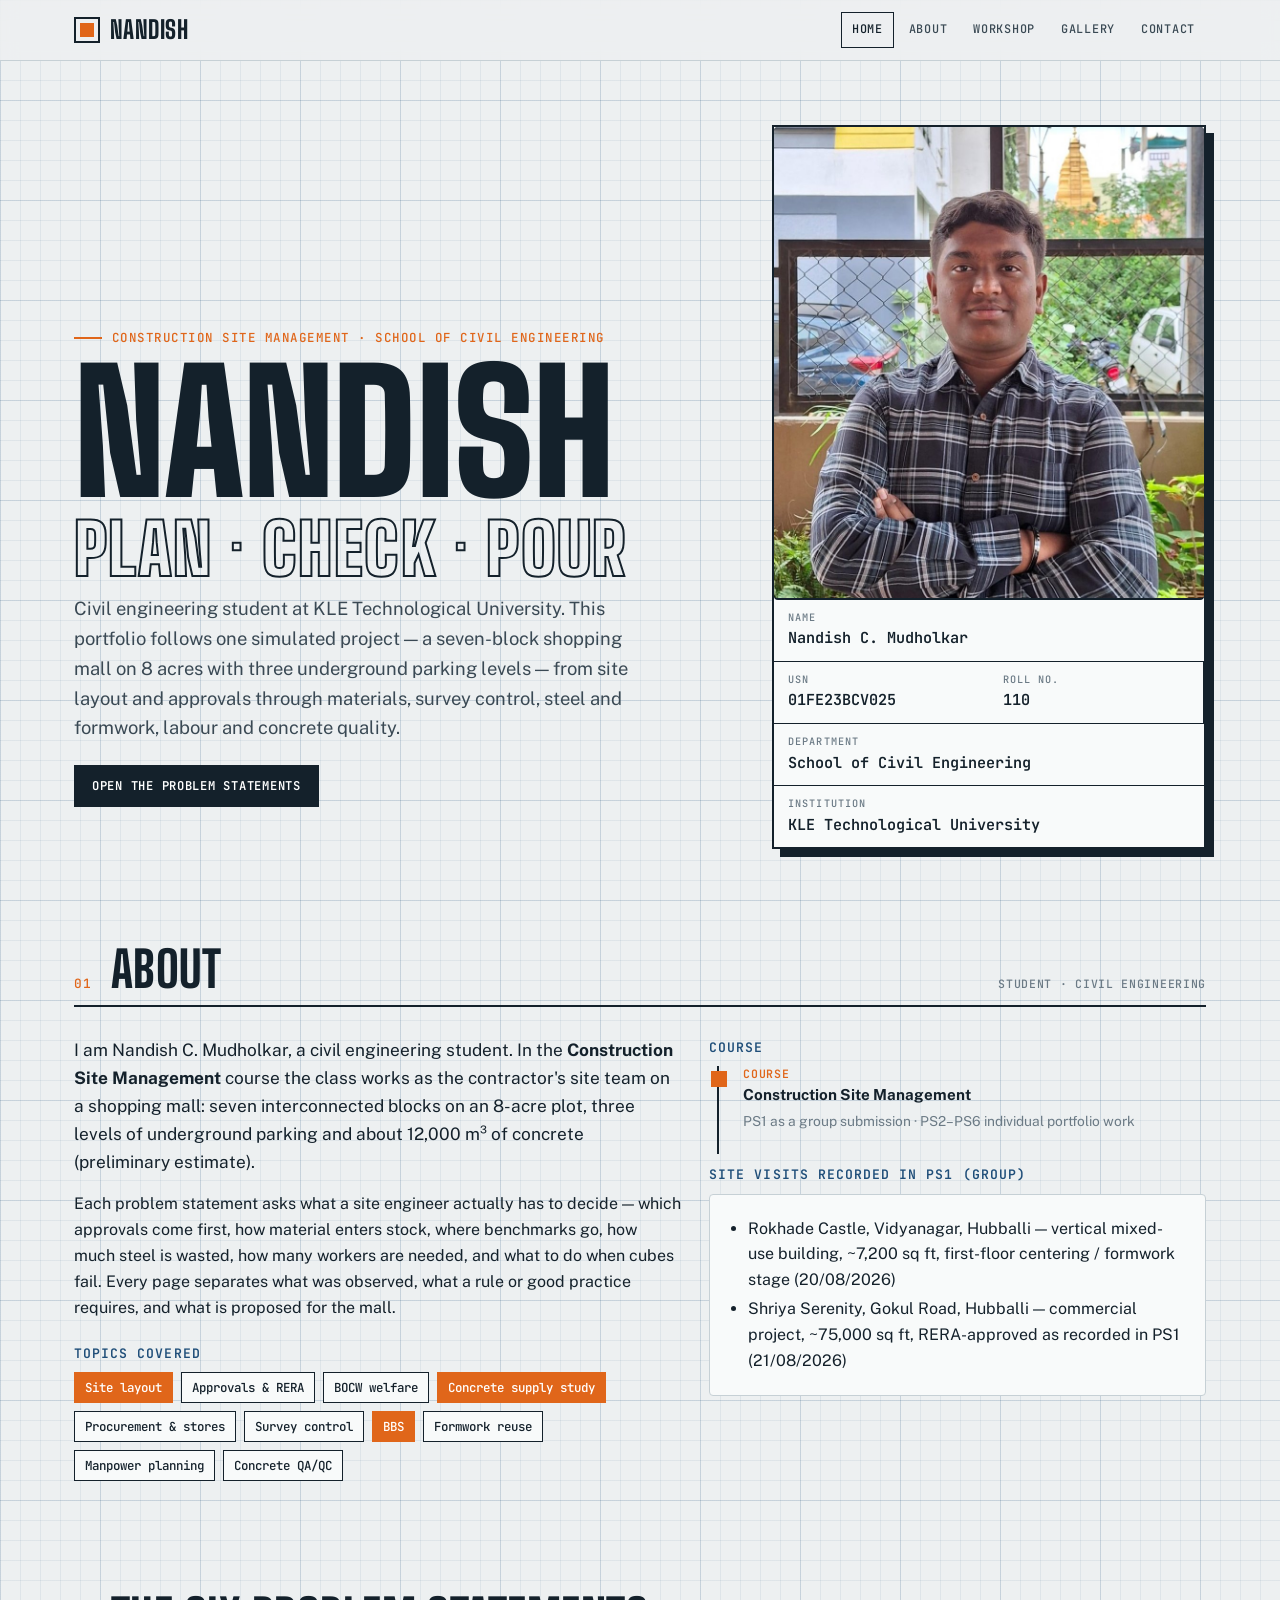
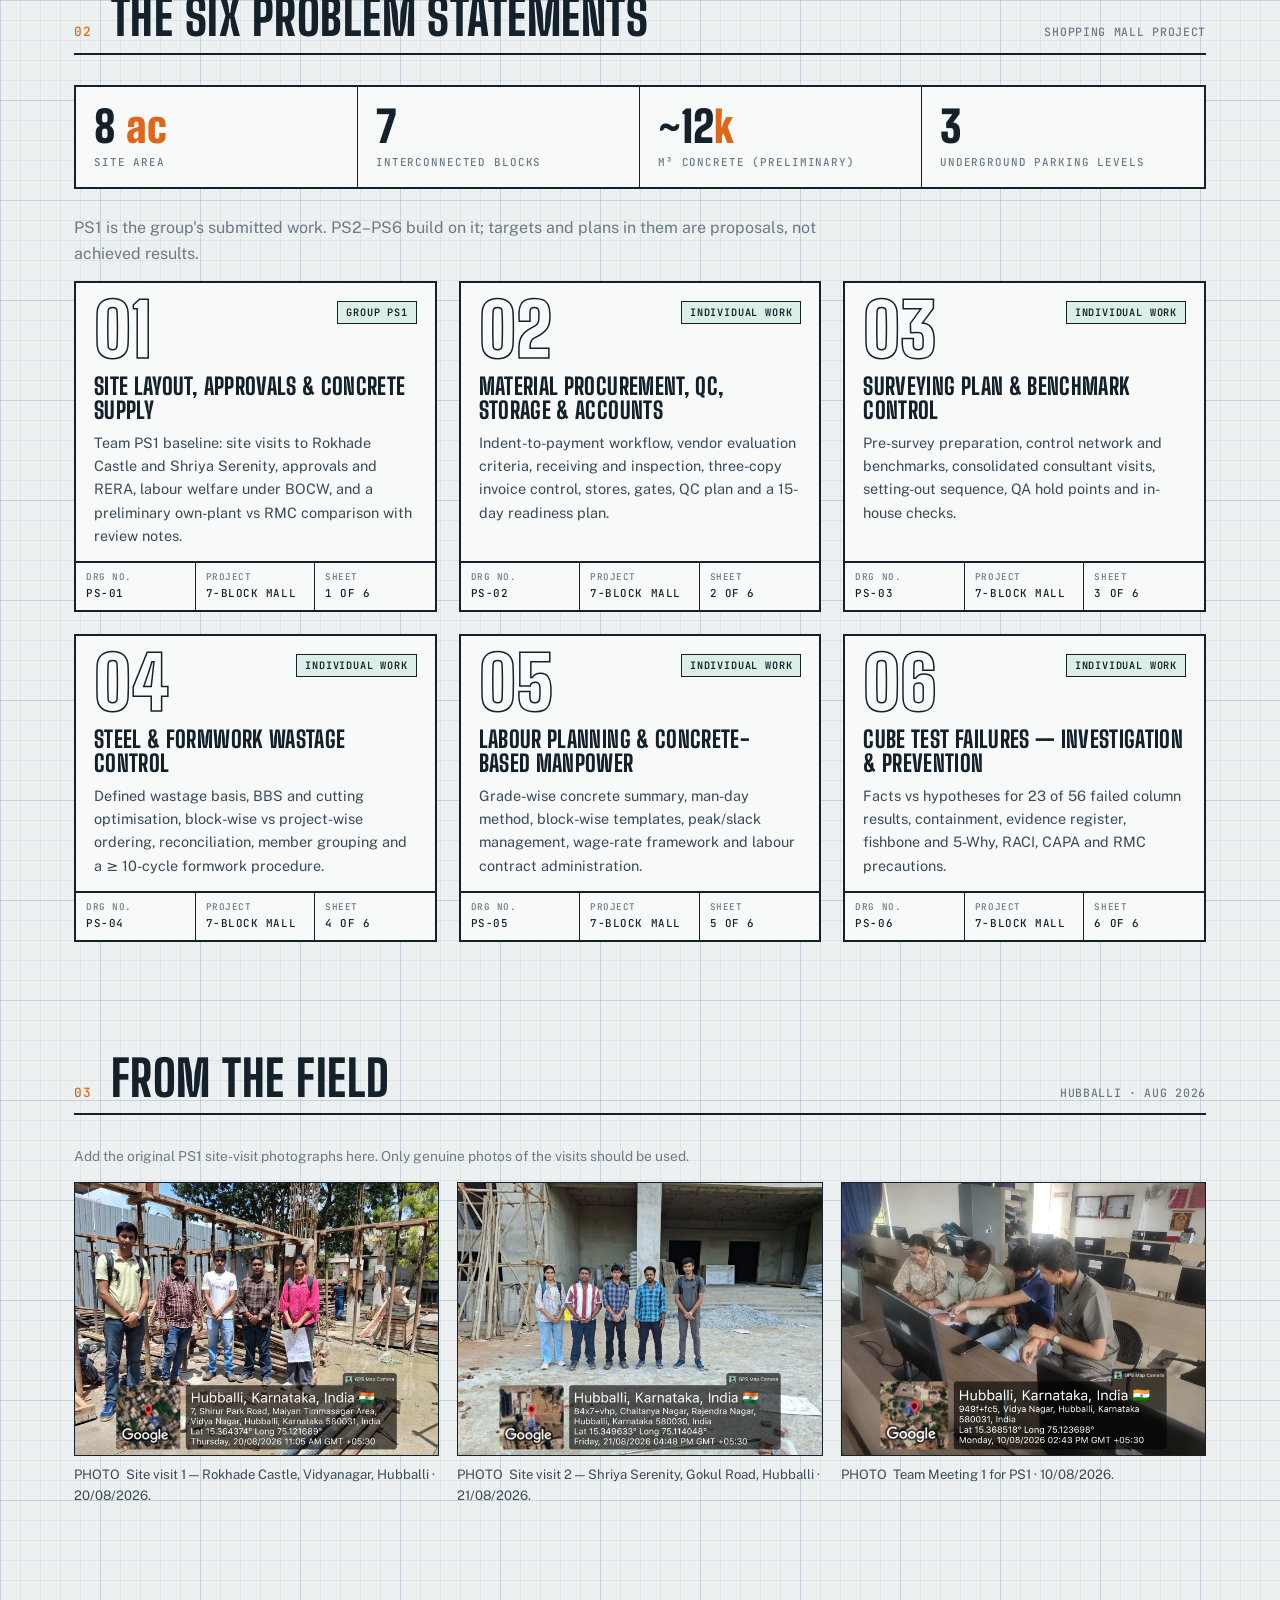
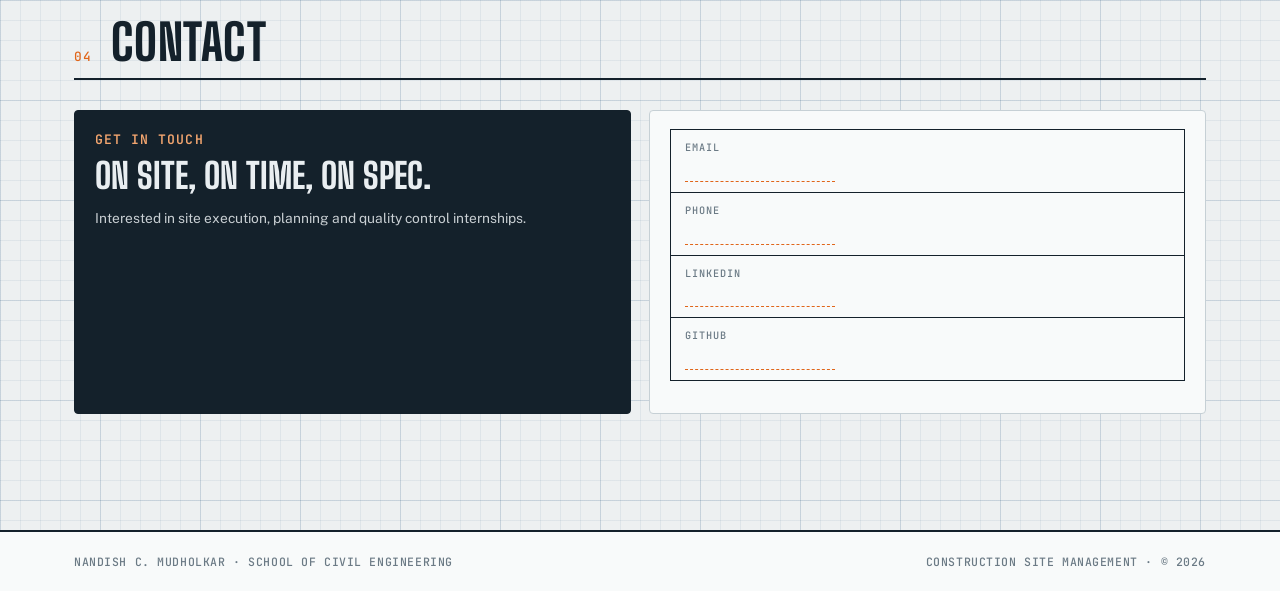
<file: index.html>
<!DOCTYPE html>
<html lang="en">
<head>
<meta charset="utf-8">
<meta name="viewport" content="width=device-width, initial-scale=1">
<title>Nandish C. Mudholkar — Construction Site Management Portfolio</title>
<meta name="description" content="Portfolio of Nandish C. Mudholkar (USN 01FE23BCV025, Roll No. 110): Construction Site Management problem statements 1–6.">
<link rel="icon" href="data:image/svg+xml,%3Csvg xmlns='http://www.w3.org/2000/svg' viewBox='0 0 32 32'%3E%3Crect x='2' y='2' width='28' height='28' fill='none' stroke='%2314212B' stroke-width='4'/%3E%3Crect x='9' y='9' width='14' height='14' fill='%23E0661A'/%3E%3C/svg%3E">

<link rel="stylesheet" href="assets/css/style.css">
</head>
<body>
<header class="topbar"><div class="wrap"><a class="brand" href="index.html"><span class="mark"></span><span data-fill="firstName">Nandish</span></a><button class="menu-btn" aria-label="Menu">Menu</button><nav class="nav"><a href="index.html" class="on">Home</a><a href="index.html#about" class="">About</a><a href="index.html#workshop" class="">Workshop</a><a href="index.html#gallery" class="">Gallery</a><a href="index.html#contact" class="">Contact</a></nav></div></header>
<main>

<div class="wrap hero">
  <div class="hero-grid">
    <div>
      <div class="kicker rv" style="--d:0">Construction Site Management · School of Civil Engineering</div>
      <h1 class="rv" style="--d:1"><span data-fill="firstName">Nandish</span><span class="dim">Plan · Check · Pour</span></h1>
      <p class="lede rv" style="--d:2">Civil engineering student at <span data-fill="college">KLE Technological University</span>.
      This portfolio follows one simulated project — a seven-block shopping mall on 8 acres with three underground parking levels — from site layout and approvals
      through materials, survey control, steel and formwork, labour and concrete quality.</p>
      <div class="rv" style="--d:3;display:flex;gap:10px;flex-wrap:wrap;margin-top:22px">
        <a class="btn" href="#workshop">Open the problem statements</a>
        <a class="btn ghost" data-link="resume" hidden>Download résumé</a>
      </div>
      <div class="dimline mono rv" style="--d:4"><span>0</span><span class="l"></span><span>8 acres · 7 blocks · 3 parking levels · ~12,000 m³</span></div>
    </div>
    <aside class="idblock rv" style="--d:2" aria-label="Student details">
      <figure class="ph  " data-src="images/profile.jpg" data-label="Portrait of Nandish C. Mudholkar" data-alt="Portrait of Nandish C. Mudholkar"></figure>
      <div class="tb">
        <div class="full"><label>Name</label><div class="v" data-fill="fullName">Nandish C. Mudholkar</div></div>
        <div><label>USN</label><div class="v" data-fill="usn">01FE23BCV025</div></div>
        <div><label>Roll no.</label><div class="v" data-fill="rollNo">110</div></div>
        <div class="full"><label>Department</label><div class="v" data-fill="program">School of Civil Engineering</div></div>
        <div class="full last"><label>Institution</label><div class="v" data-fill="college">KLE Technological University</div></div>
      </div>
    </aside>
  </div>
</div><div class="wrap"><section id="about" class="rv"><div class="sec-head"><span class="no">01</span><h2>About</h2><div class="aside">Student · Civil Engineering</div></div>
<div class="split">
  <div>
    <p style="font-size:1.08rem">I am <span data-fill="fullName">Nandish C. Mudholkar</span>, a civil engineering student. In the
    <b>Construction Site Management</b> course the class works as the contractor's site team on a shopping mall: seven interconnected blocks
    on an 8-acre plot, three levels of underground parking and about 12,000 m³ of concrete (preliminary estimate).</p>
    <p>Each problem statement asks what a site engineer actually has to decide — which approvals come first, how material enters stock, where benchmarks go,
    how much steel is wasted, how many workers are needed, and what to do when cubes fail. Every page separates what was observed, what a rule or good practice
    requires, and what is proposed for the mall.</p>
    <h4 style="margin-top:22px">Topics covered</h4>
    <div class="chips">
      <span class="hot">Site layout</span><span>Approvals &amp; RERA</span><span>BOCW welfare</span><span class="hot">Concrete supply study</span>
      <span>Procurement &amp; stores</span><span>Survey control</span><span class="hot">BBS</span><span>Formwork reuse</span>
      <span>Manpower planning</span><span>Concrete QA/QC</span>
    </div>
  </div>
  <div>
    <h4>Course</h4>
    <div class="tl">
      <div class="it now"><div class="when">Course</div><h4>Construction Site Management</h4><div class="muted small">PS1 as a group submission · PS2–PS6 individual portfolio work</div></div>
    </div>
    <h4 style="margin-top:10px">Site visits recorded in PS1 (group)</h4>
    <div class="card"><ul class="tight"><li>Rokhade Castle, Vidyanagar, Hubballi — vertical mixed-use building, ~7,200 sq ft, first-floor centering / formwork stage (20/08/2026)</li><li>Shriya Serenity, Gokul Road, Hubballi — commercial project, ~75,000 sq ft, RERA-approved as recorded in PS1 (21/08/2026)</li></ul></div>
  </div>
</div></section><section id="workshop" class="rv"><div class="sec-head"><span class="no">02</span><h2>The six problem statements</h2><div class="aside">Shopping mall project</div></div>
<div class="stats rv" style="margin-bottom:26px">
  <div class="stat"><div class="n">8<em> ac</em></div><div class="l">Site area</div></div>
  <div class="stat"><div class="n">7</div><div class="l">Interconnected blocks</div></div>
  <div class="stat"><div class="n">~12<em>k</em></div><div class="l">m³ concrete (preliminary)</div></div>
  <div class="stat"><div class="n">3</div><div class="l">Underground parking levels</div></div>
</div>
<p class="muted" style="max-width:780px">PS1 is the group's submitted work. PS2–PS6 build on it; targets and plans in them are proposals, not achieved results.</p>
<div class="sheets"><a class="sheetcard rv" href="work/ps1.html">
  <div class="top"><span class="status done">Group PS1</span><div class="num">01</div><h3>Site Layout, Approvals & Concrete Supply</h3><p>Team PS1 baseline: site visits to Rokhade Castle and Shriya Serenity, approvals and RERA, labour welfare under BOCW, and a preliminary own-plant vs RMC comparison with review notes.</p></div>
  <div class="tbx"><div><small>Drg no.</small>PS-01</div><div><small>Project</small>7-block mall</div><div><small>Sheet</small>1 of 6</div></div>
</a><a class="sheetcard rv" href="work/ps2.html">
  <div class="top"><span class="status done">Individual work</span><div class="num">02</div><h3>Material Procurement, QC, Storage & Accounts</h3><p>Indent-to-payment workflow, vendor evaluation criteria, receiving and inspection, three-copy invoice control, stores, gates, QC plan and a 15-day readiness plan.</p></div>
  <div class="tbx"><div><small>Drg no.</small>PS-02</div><div><small>Project</small>7-block mall</div><div><small>Sheet</small>2 of 6</div></div>
</a><a class="sheetcard rv" href="work/ps3.html">
  <div class="top"><span class="status done">Individual work</span><div class="num">03</div><h3>Surveying Plan & Benchmark Control</h3><p>Pre-survey preparation, control network and benchmarks, consolidated consultant visits, setting-out sequence, QA hold points and in-house checks.</p></div>
  <div class="tbx"><div><small>Drg no.</small>PS-03</div><div><small>Project</small>7-block mall</div><div><small>Sheet</small>3 of 6</div></div>
</a><a class="sheetcard rv" href="work/ps4.html">
  <div class="top"><span class="status done">Individual work</span><div class="num">04</div><h3>Steel & Formwork Wastage Control</h3><p>Defined wastage basis, BBS and cutting optimisation, block-wise vs project-wise ordering, reconciliation, member grouping and a ≥ 10-cycle formwork procedure.</p></div>
  <div class="tbx"><div><small>Drg no.</small>PS-04</div><div><small>Project</small>7-block mall</div><div><small>Sheet</small>4 of 6</div></div>
</a><a class="sheetcard rv" href="work/ps5.html">
  <div class="top"><span class="status done">Individual work</span><div class="num">05</div><h3>Labour Planning & Concrete-Based Manpower</h3><p>Grade-wise concrete summary, man-day method, block-wise templates, peak/slack management, wage-rate framework and labour contract administration.</p></div>
  <div class="tbx"><div><small>Drg no.</small>PS-05</div><div><small>Project</small>7-block mall</div><div><small>Sheet</small>5 of 6</div></div>
</a><a class="sheetcard rv" href="work/ps6.html">
  <div class="top"><span class="status done">Individual work</span><div class="num">06</div><h3>Cube Test Failures — Investigation & Prevention</h3><p>Facts vs hypotheses for 23 of 56 failed column results, containment, evidence register, fishbone and 5-Why, RACI, CAPA and RMC precautions.</p></div>
  <div class="tbx"><div><small>Drg no.</small>PS-06</div><div><small>Project</small>7-block mall</div><div><small>Sheet</small>6 of 6</div></div>
</a></div>
</section><section id="gallery" class="rv"><div class="sec-head"><span class="no">03</span><h2>From the field</h2><div class="aside">Hubballi · Aug 2026</div></div>
<p class="small muted">Add the original PS1 site-visit photographs here. Only genuine photos of the visits should be used.</p>
<div class="grid g3">
  <figure class="shot cover"><a href="images/ps1/visit1-a.jpg" target="_blank" rel="noopener"><img src="images/ps1/visit1-a.jpg" alt="The team at the Rokhade Castle construction site" loading="lazy"></a><figcaption><span class="tag ok">PHOTO</span>Site visit 1 — Rokhade Castle, Vidyanagar, Hubballi · 20/08/2026.</figcaption></figure>
  <figure class="shot cover"><a href="images/ps1/visit2-a.jpg" target="_blank" rel="noopener"><img src="images/ps1/visit2-a.jpg" alt="The team inside the Shriya Serenity building under construction" loading="lazy"></a><figcaption><span class="tag ok">PHOTO</span>Site visit 2 — Shriya Serenity, Gokul Road, Hubballi · 21/08/2026.</figcaption></figure>
  <figure class="shot cover"><a href="images/ps1/meeting1-photo.jpg" target="_blank" rel="noopener"><img src="images/ps1/meeting1-photo.jpg" alt="The team working at computers during Team Meeting 1" loading="lazy"></a><figcaption><span class="tag ok">PHOTO</span>Team Meeting 1 for PS1 · 10/08/2026.</figcaption></figure>
</div></section><section id="contact" class="rv"><div class="sec-head"><span class="no">04</span><h2>Contact</h2></div>
<div class="grid g2">
  <div class="card ink">
    <h4>Get in touch</h4>
    <p style="font-family:var(--display);font-size:2.2rem;font-weight:800;text-transform:uppercase;line-height:1;margin:6px 0 14px">On site, on time, on spec.</p>
    <p class="small" style="opacity:.85">Interested in site execution, planning and quality control internships.</p>
  </div>
  <div class="card">
    <div class="tb" style="border:1px solid var(--ink)">
      <div class="full"><label>Email</label><div class="v" data-fill="email"></div></div>
      <div class="full"><label>Phone</label><div class="v" data-fill="phone"></div></div>
      <div class="full"><label>LinkedIn</label><div class="v" data-fill="linkedin"></div></div>
      <div class="full last"><label>GitHub</label><div class="v" data-fill="github"></div></div>
    </div>
    <div style="display:flex;gap:8px;flex-wrap:wrap;margin-top:14px">
      <a class="btn" data-link="email" hidden>Email me</a><a class="btn ghost" data-link="linkedin" hidden>LinkedIn</a>
      <a class="btn ghost" data-link="github" hidden>GitHub</a>
    </div>
  </div>
</div></section></div>
</main>
<footer><div class="wrap"><span><span data-fill="fullName">Nandish C. Mudholkar</span> · <span data-fill="program"></span></span>
<span>Construction Site Management · © <span data-year></span></span></div></footer>
<script src="assets/js/config.js"></script>
<script src="assets/js/site.js"></script>
</body>
</html>
</file>
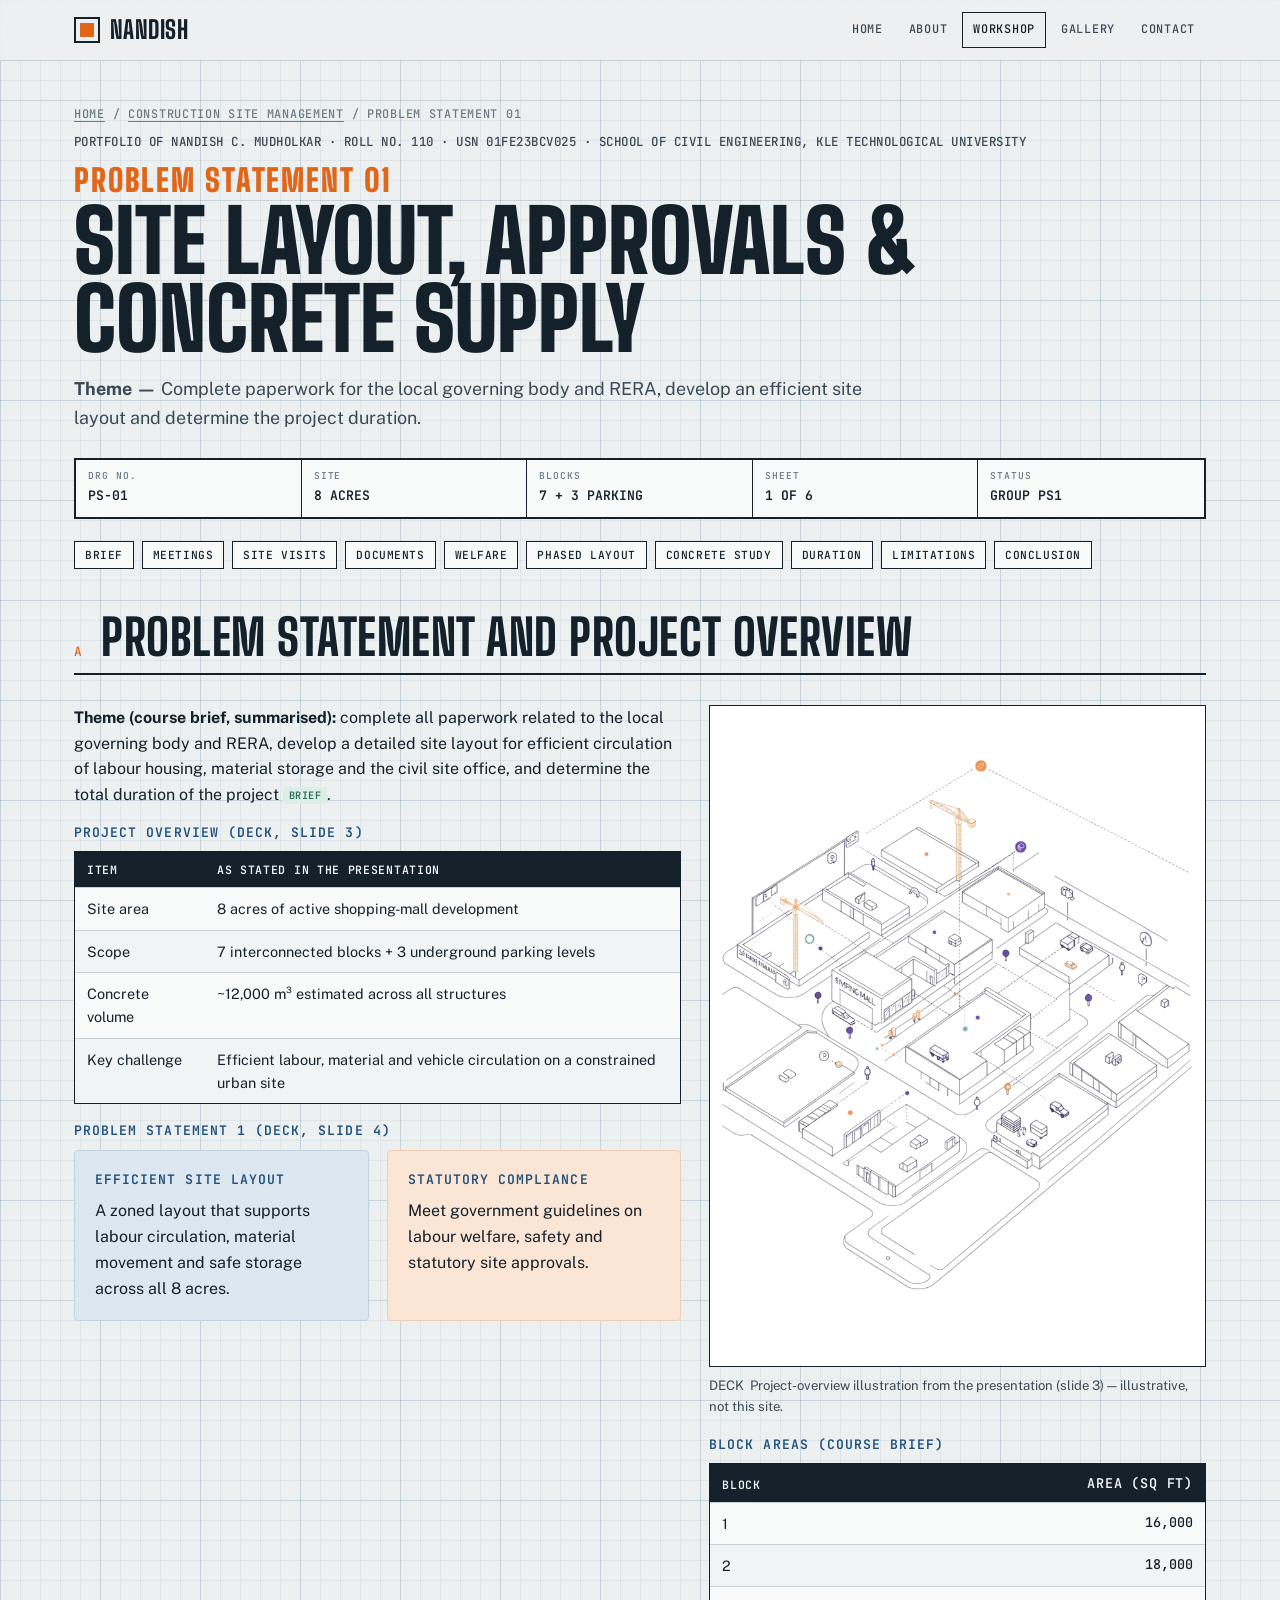
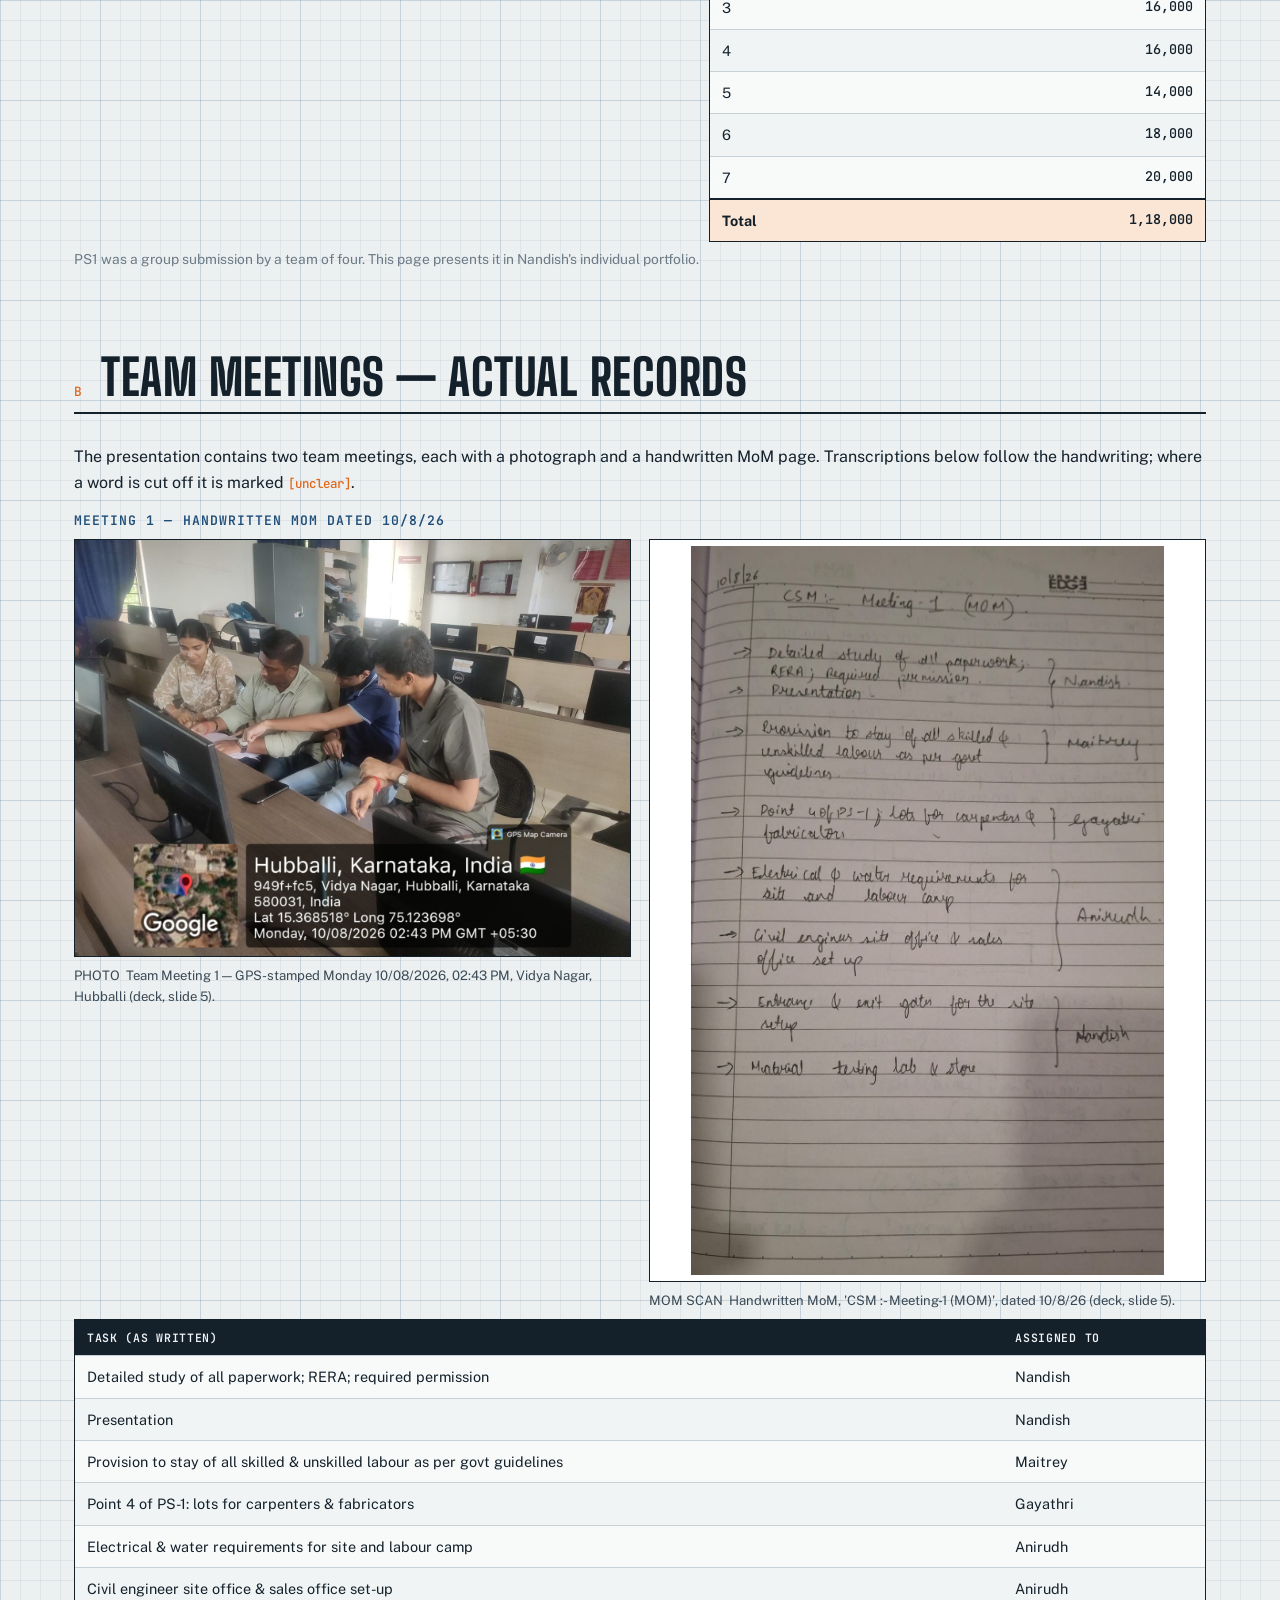
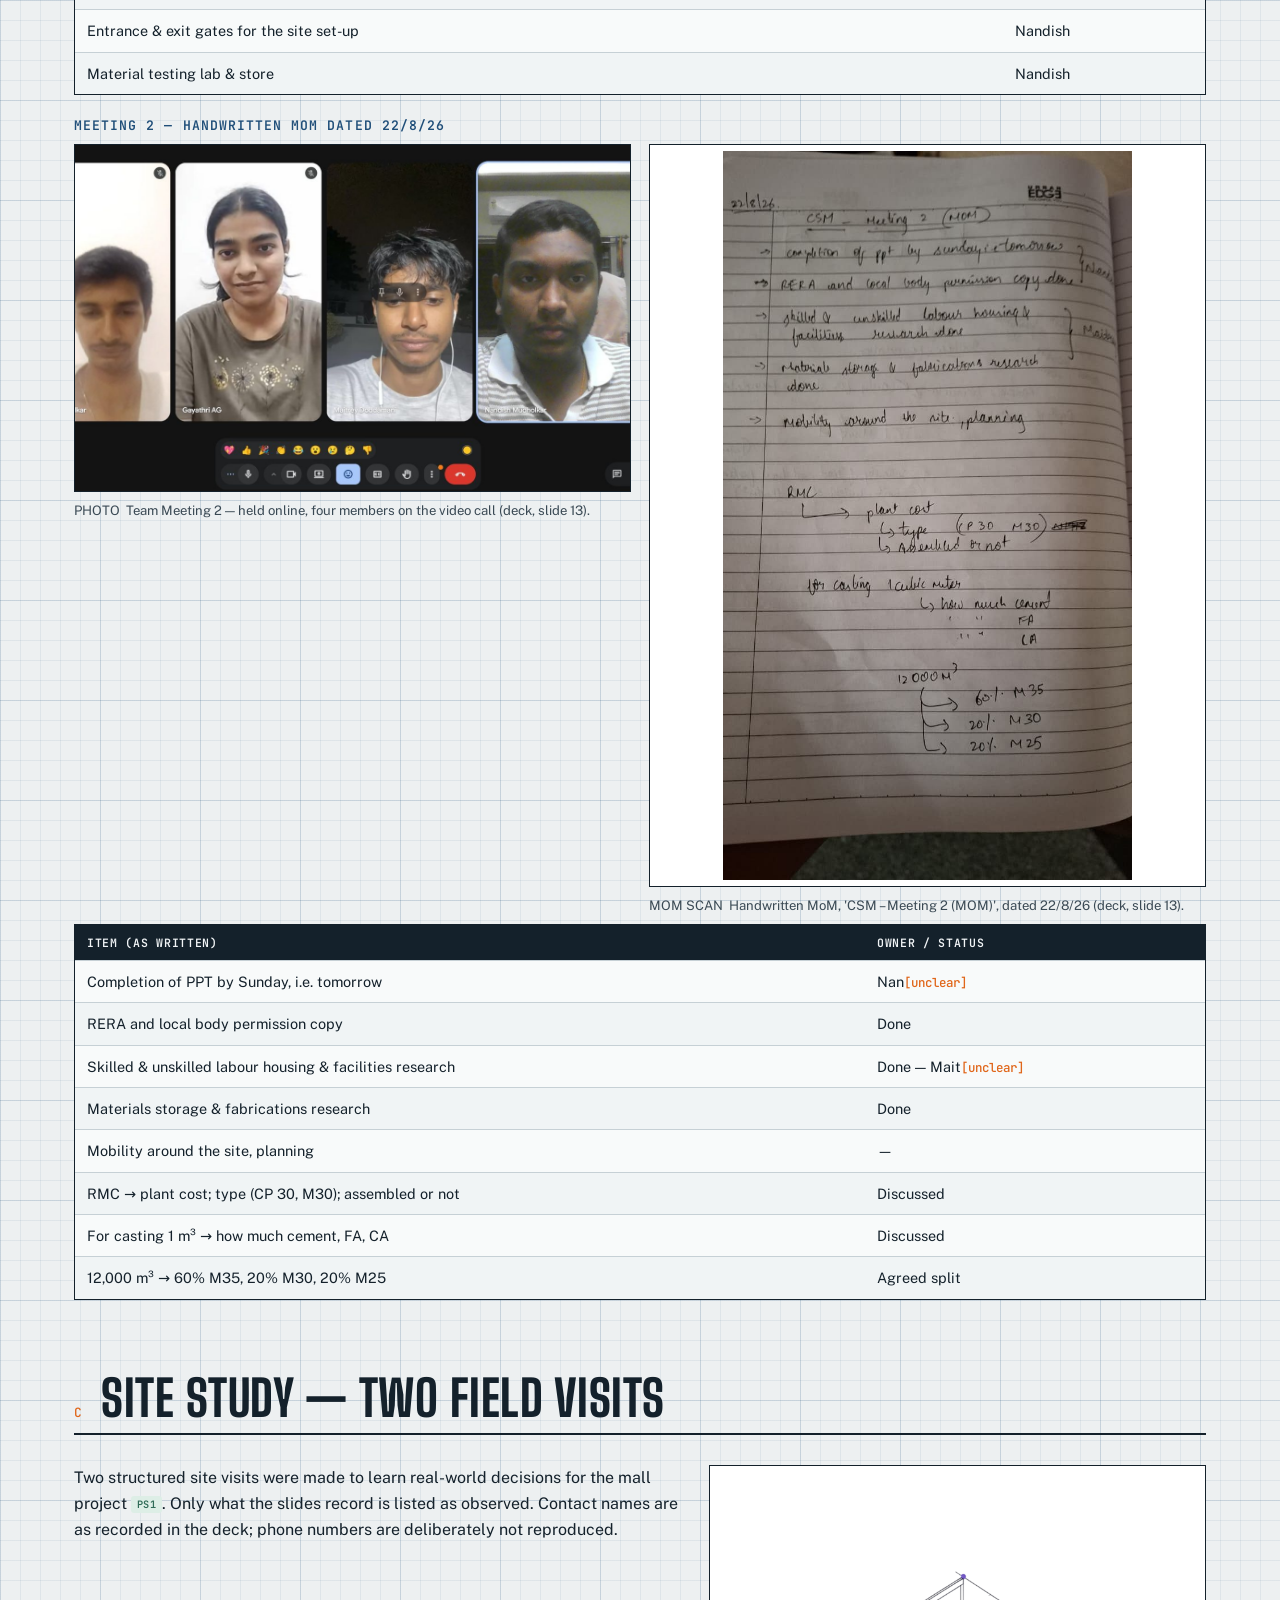
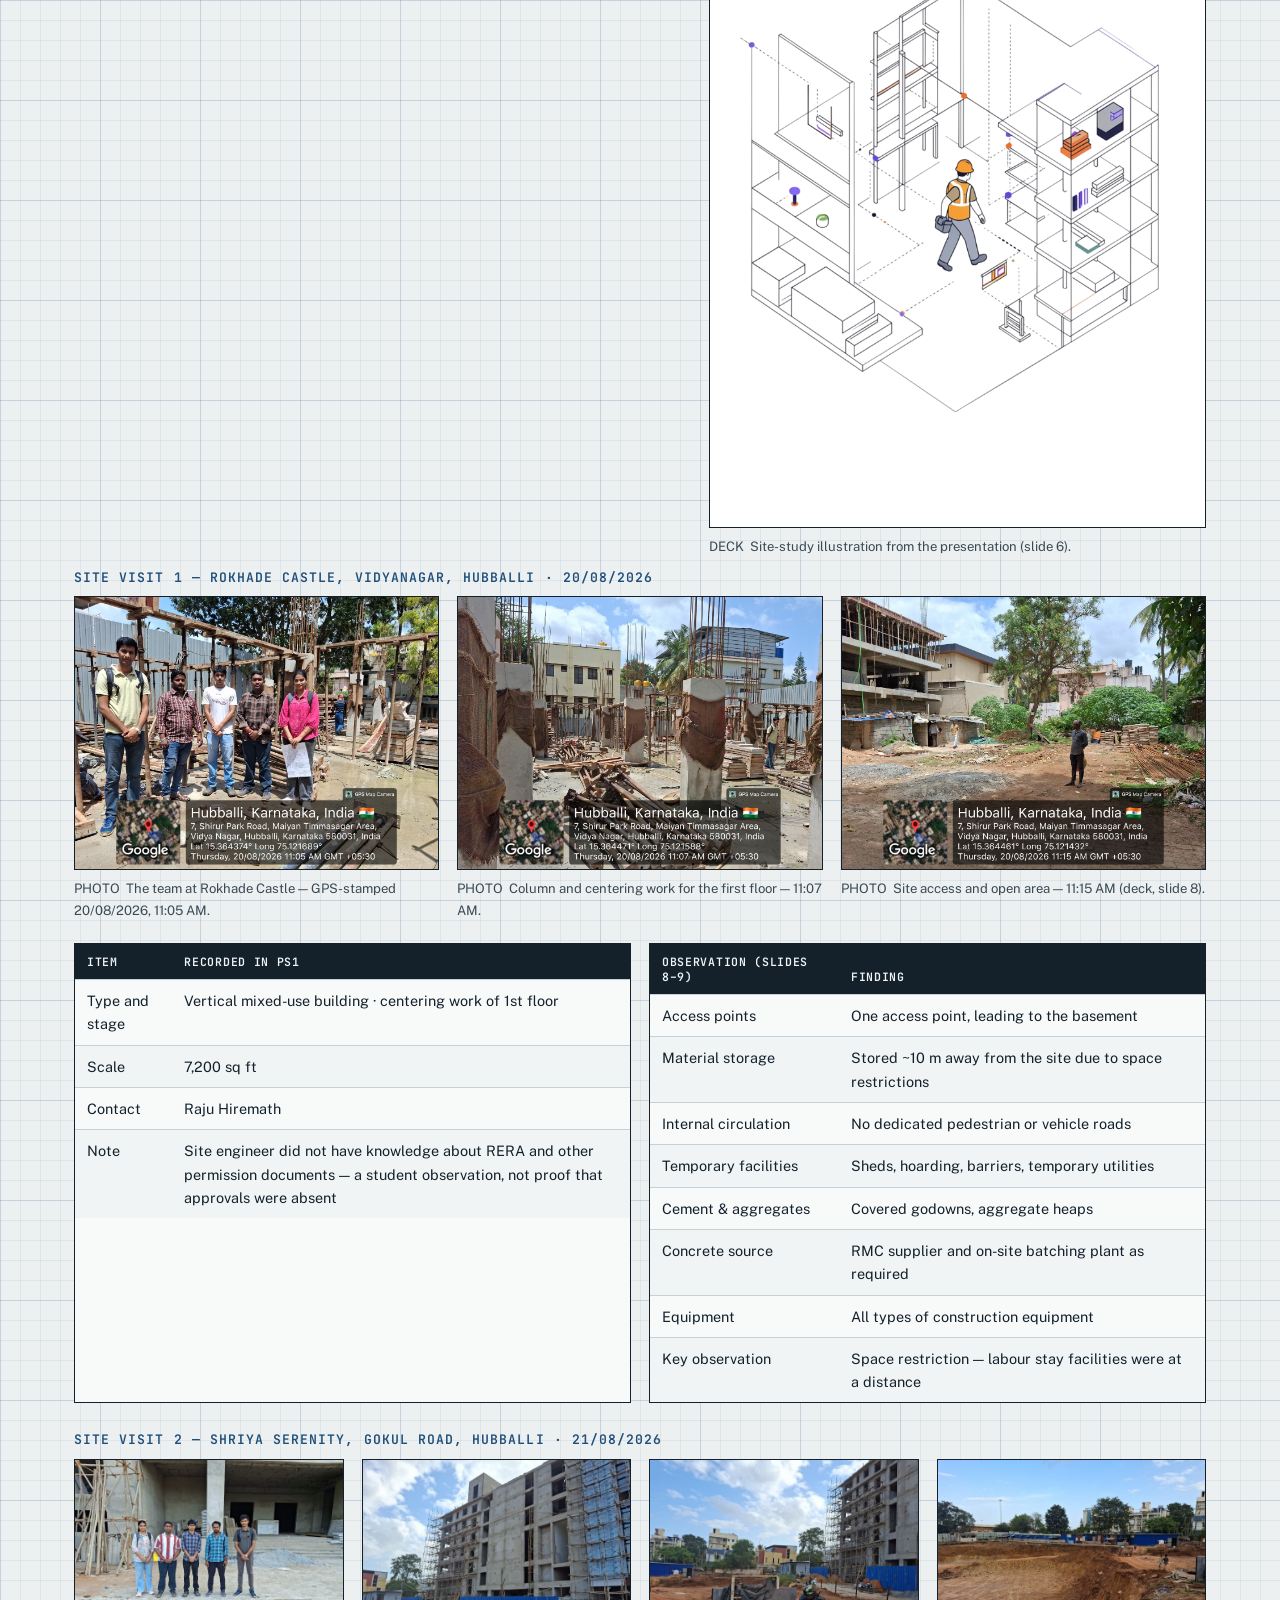
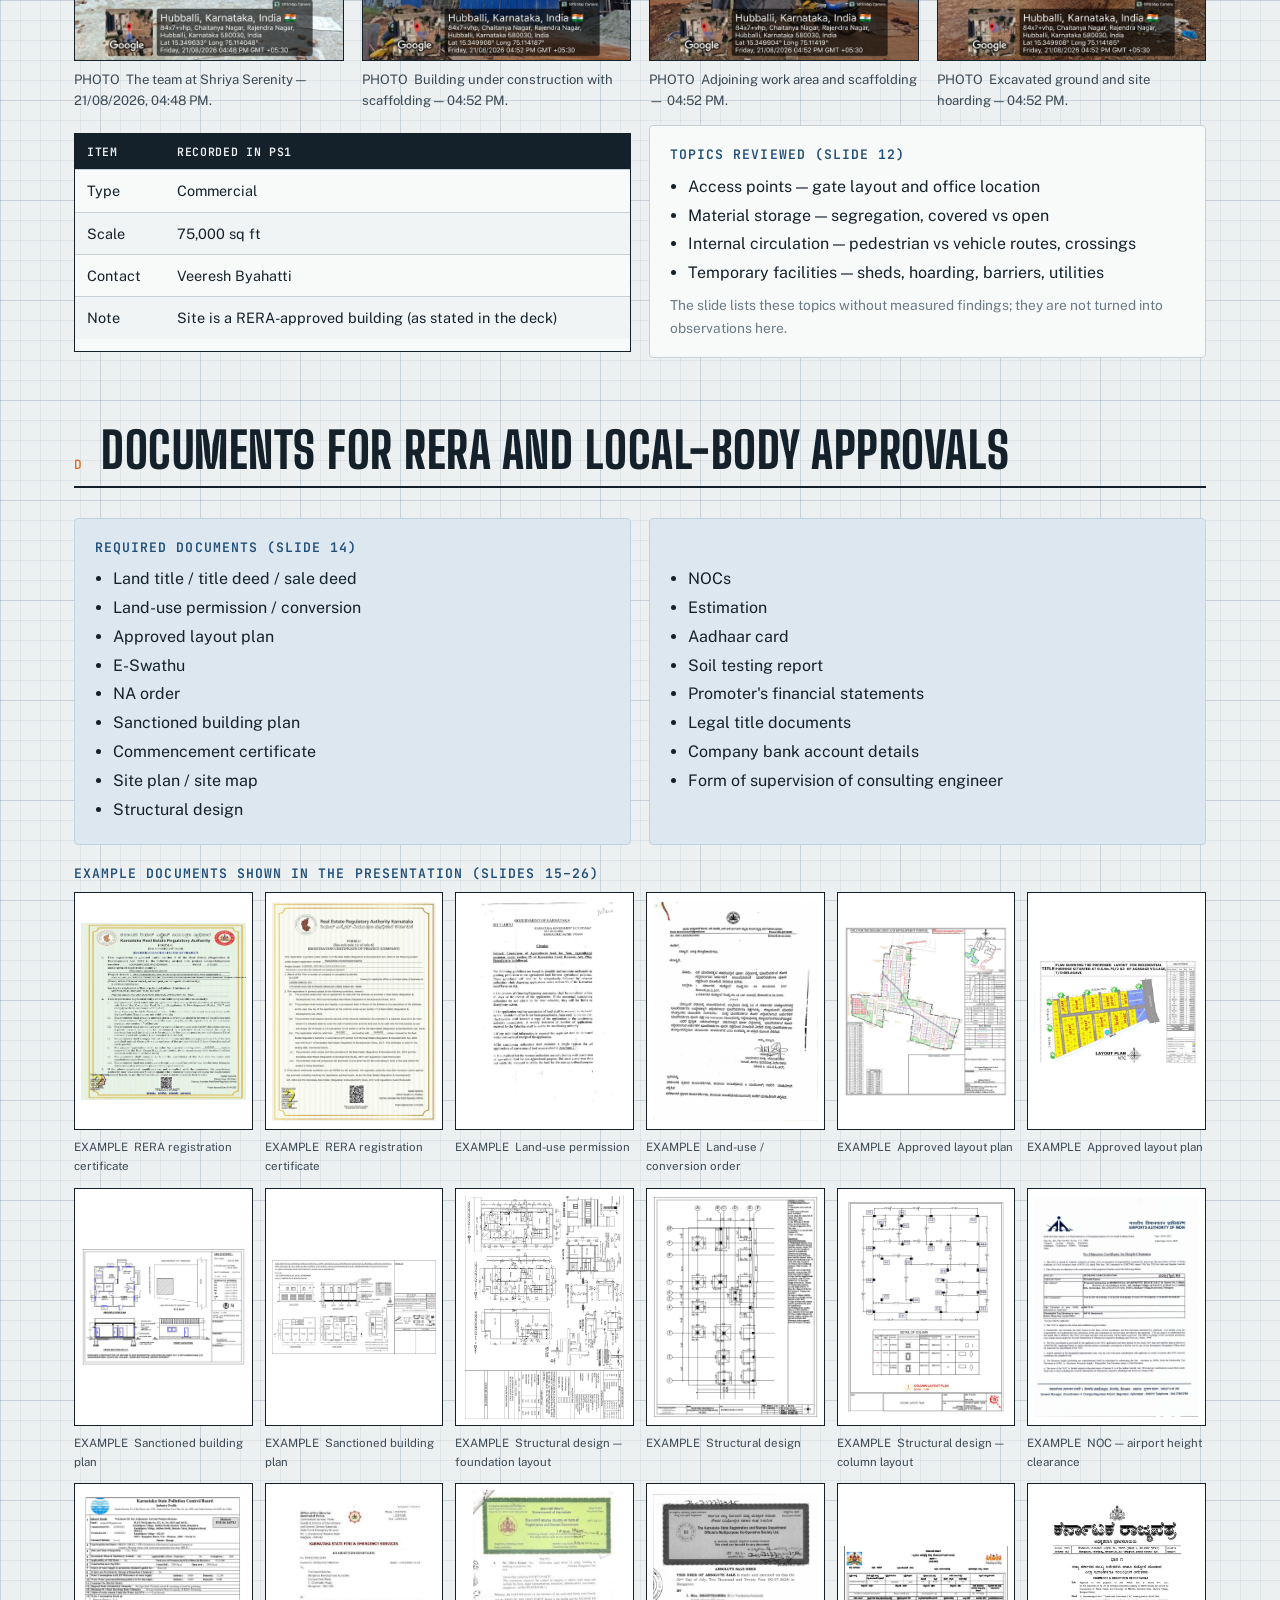
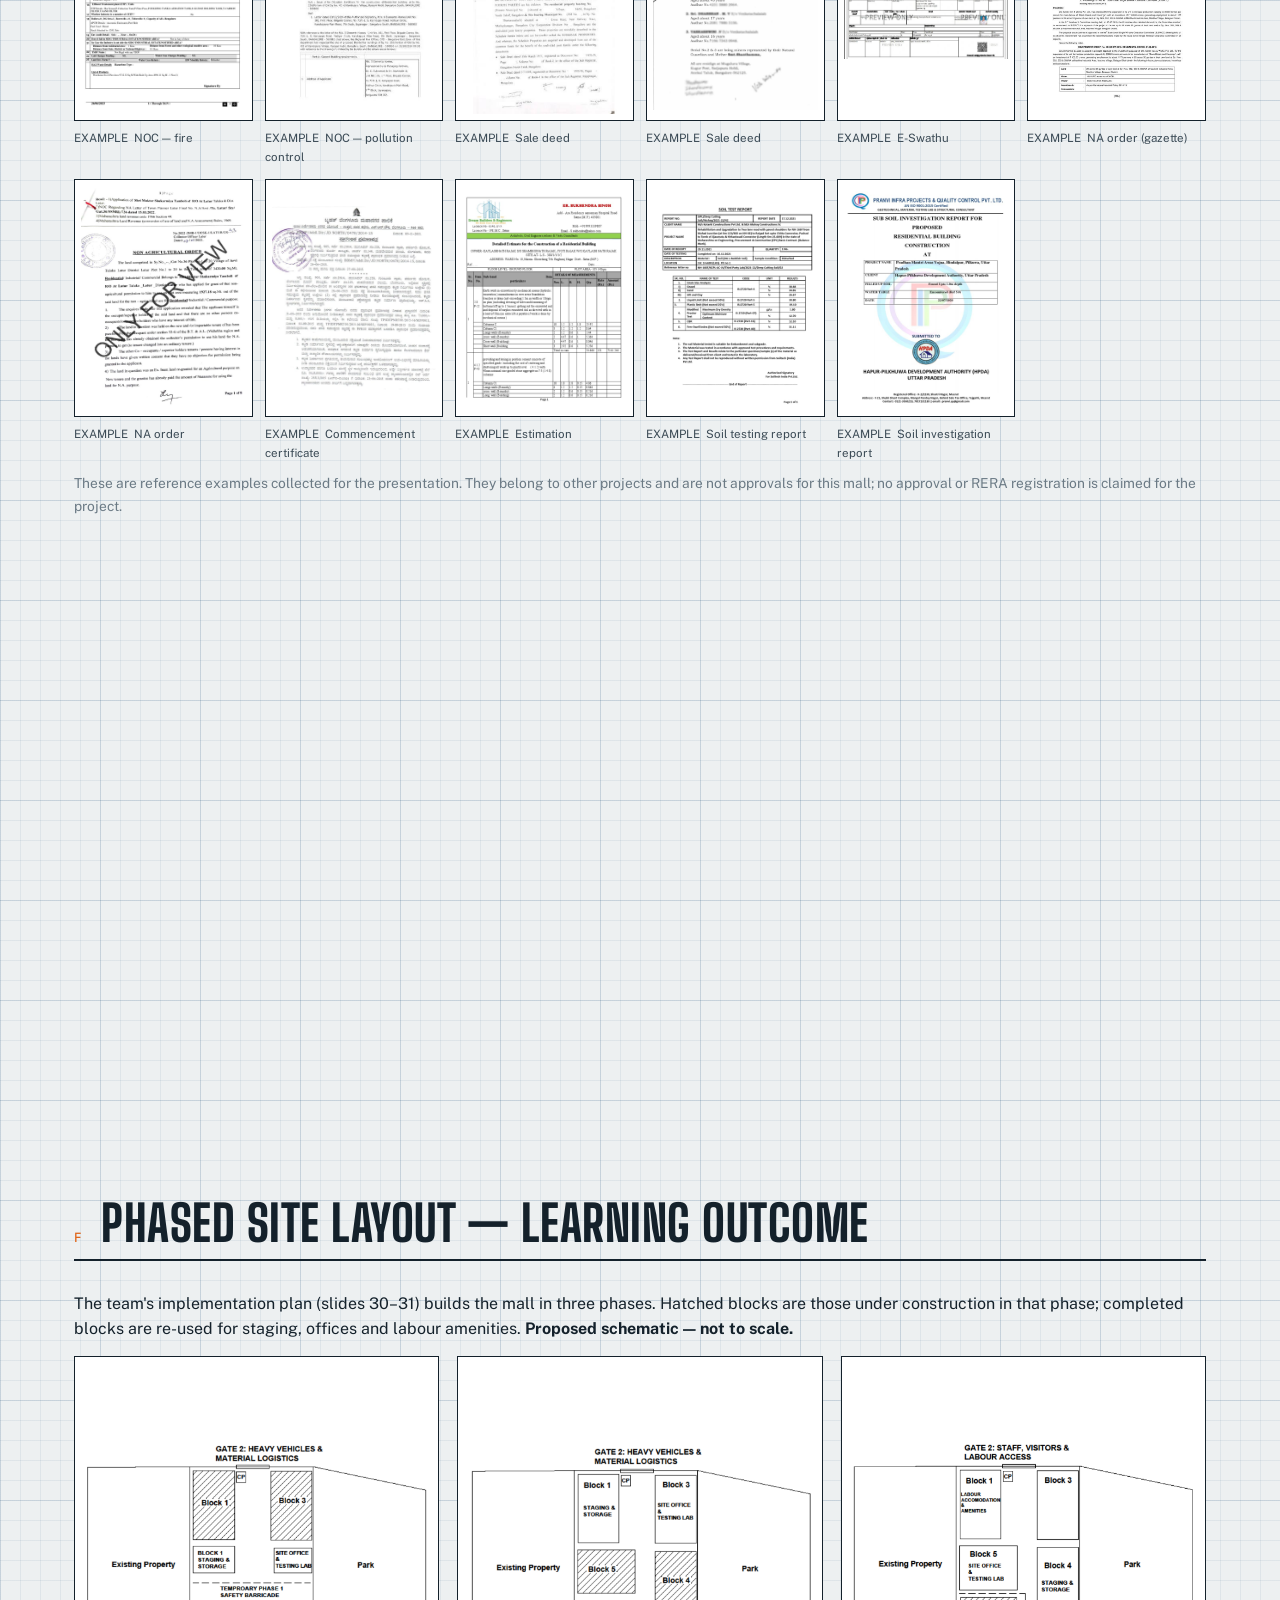
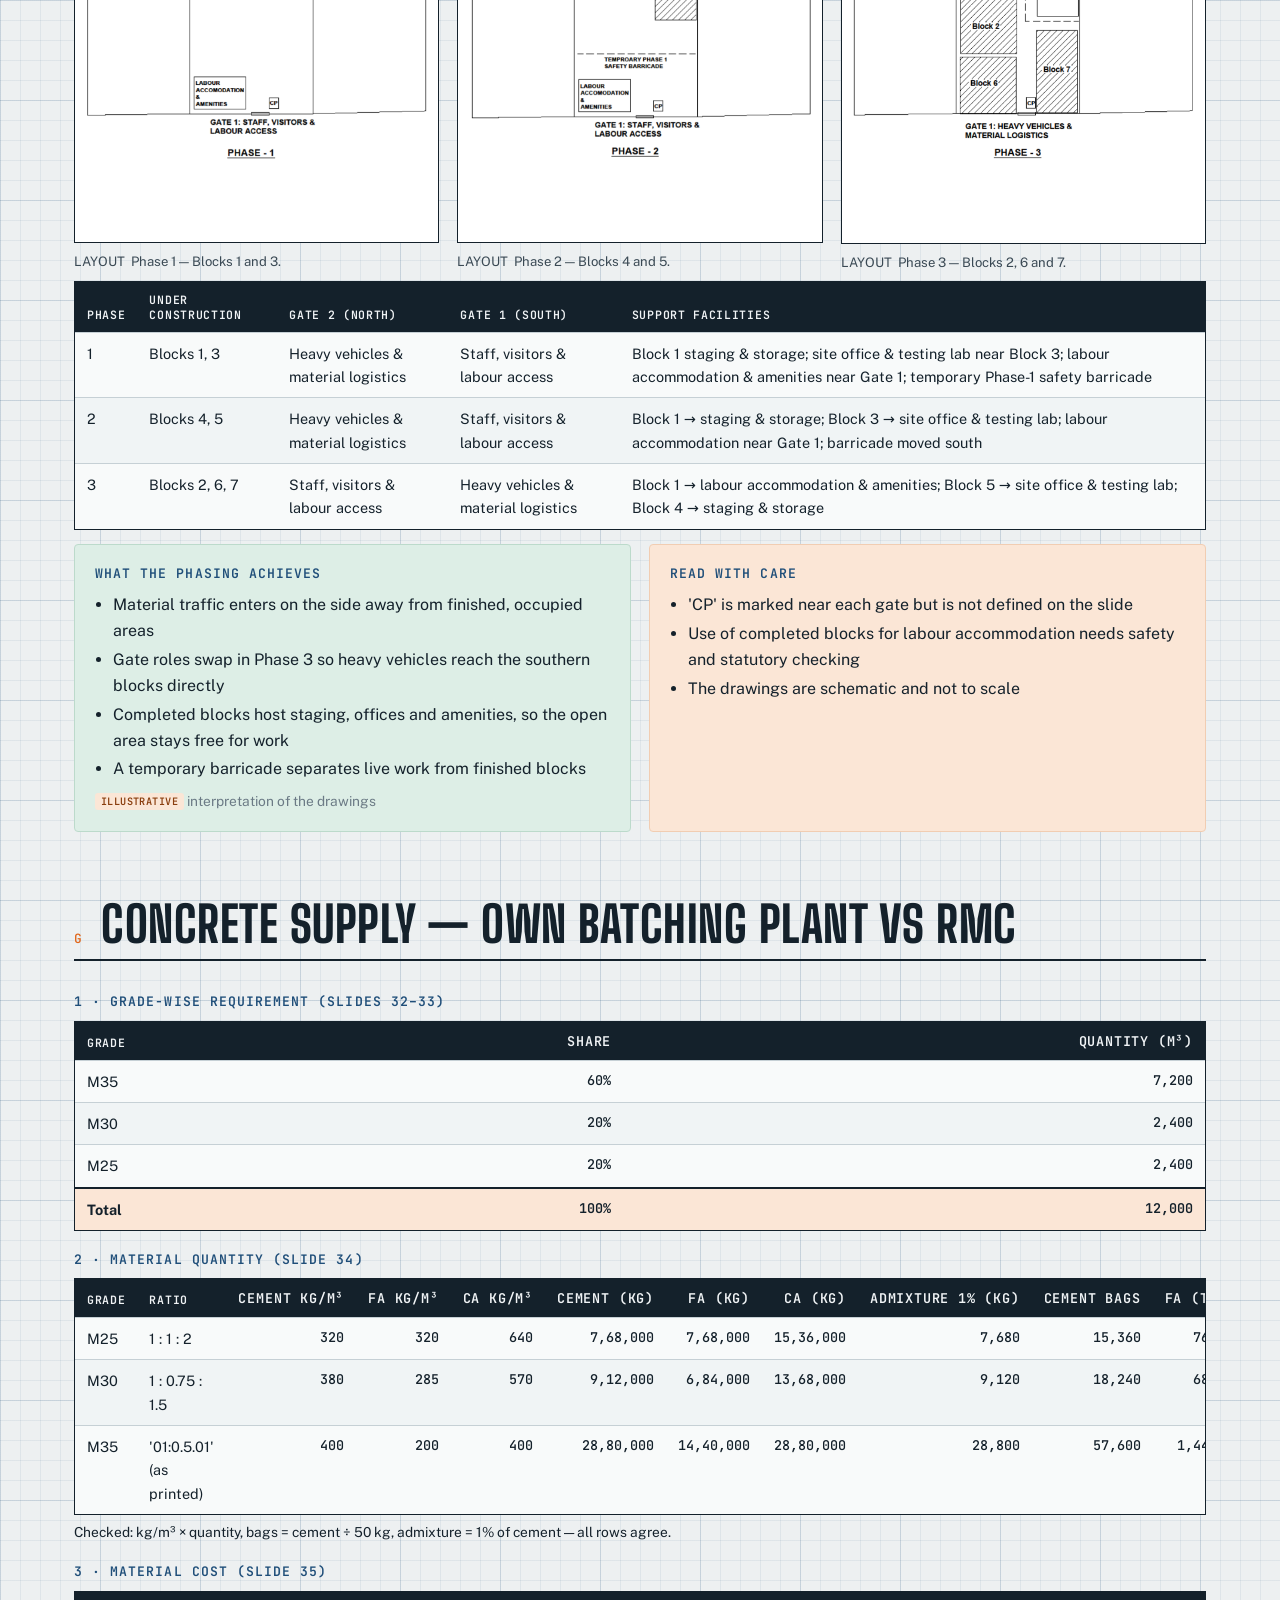
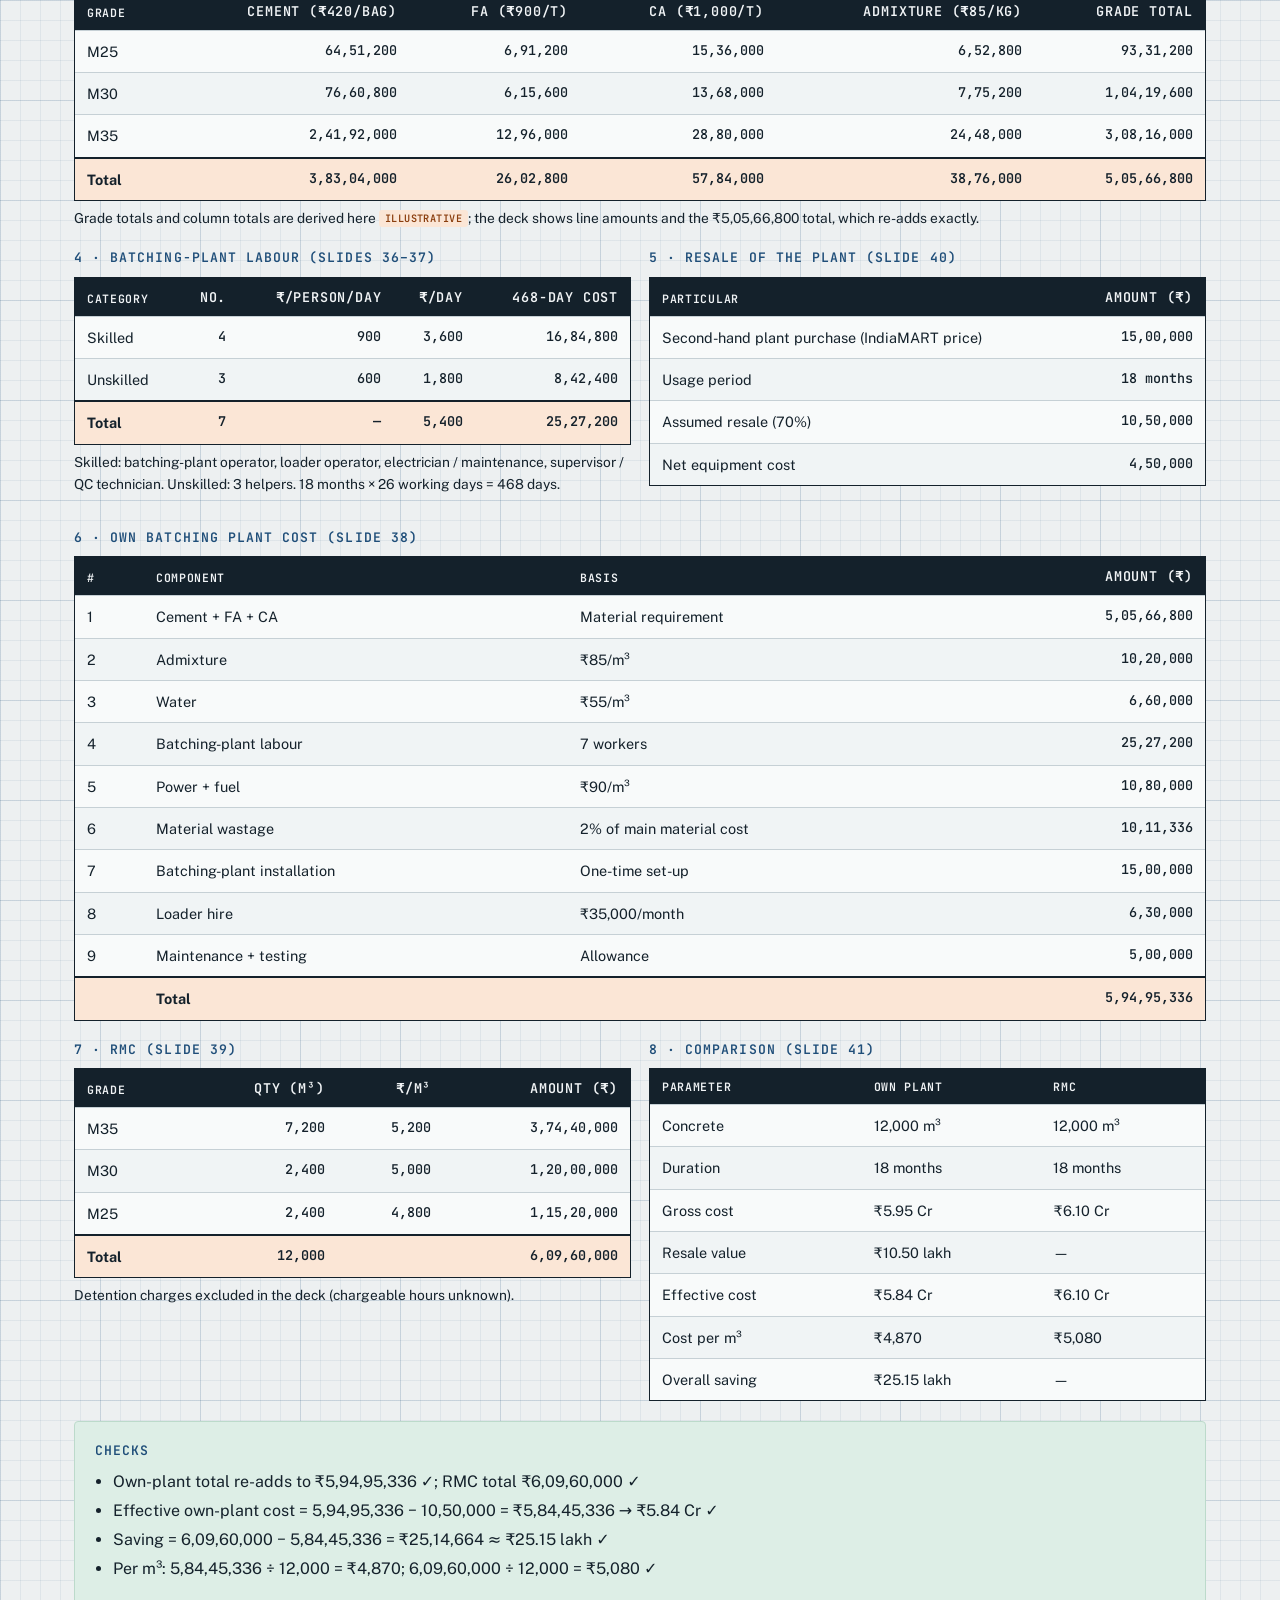
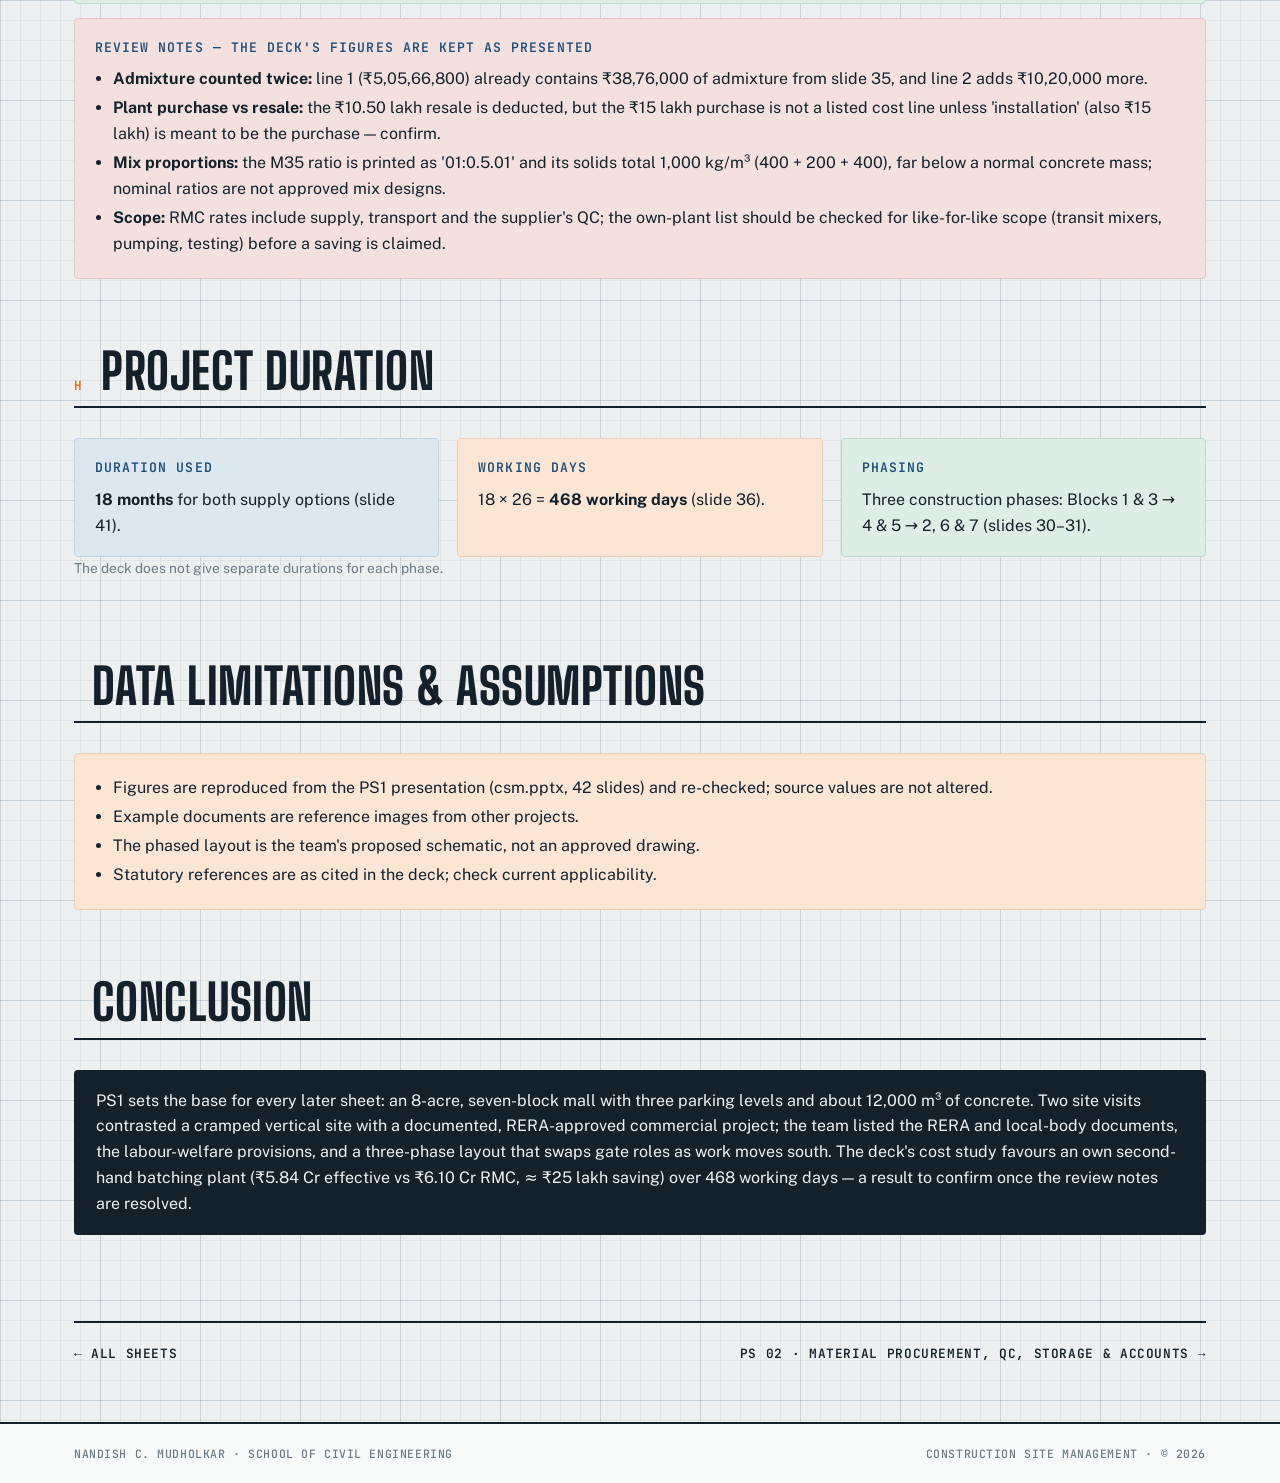
<file: work/ps1.html>
<!DOCTYPE html>
<html lang="en">
<head>
<meta charset="utf-8">
<meta name="viewport" content="width=device-width, initial-scale=1">
<title>PS 01 · Site Layout, Approvals &amp;amp; Concrete Supply — Nandish C. Mudholkar</title>
<meta name="description" content="Complete paperwork for the local governing body and RERA, develop an efficient site layout and determine the project duration.">
<link rel="icon" href="data:image/svg+xml,%3Csvg xmlns='http://www.w3.org/2000/svg' viewBox='0 0 32 32'%3E%3Crect x='2' y='2' width='28' height='28' fill='none' stroke='%2314212B' stroke-width='4'/%3E%3Crect x='9' y='9' width='14' height='14' fill='%23E0661A'/%3E%3C/svg%3E">

<link rel="stylesheet" href="../assets/css/style.css">
</head>
<body>
<header class="topbar"><div class="wrap"><a class="brand" href="../index.html"><span class="mark"></span><span data-fill="firstName">Nandish</span></a><button class="menu-btn" aria-label="Menu">Menu</button><nav class="nav"><a href="../index.html" class="">Home</a><a href="../index.html#about" class="">About</a><a href="../index.html#workshop" class="on">Workshop</a><a href="../index.html#gallery" class="">Gallery</a><a href="../index.html#contact" class="">Contact</a></nav></div></header>
<main>

<div class="wrap ps-head">
  <div class="crumbs"><a href="../index.html">Home</a> / <a href="../index.html#workshop">Construction Site Management</a> / Problem Statement 01</div>
  <div class="mono" style="margin-top:8px;color:var(--ink-2)">Portfolio of Nandish C. Mudholkar · Roll No. 110 · USN 01FE23BCV025 · School of Civil Engineering, KLE Technological University</div>
  <h1><small>Problem Statement 01</small>Site Layout, Approvals &amp; Concrete Supply</h1>
  <p class="theme"><b>Theme —</b> Complete paperwork for the local governing body and RERA, develop an efficient site layout and determine the project duration.</p>
  <div class="titleblock"><div><label>Drg no.</label><span>PS-01</span></div><div><label>Site</label><span>8 acres</span></div><div><label>Blocks</label><span>7 + 3 parking</span></div><div><label>Sheet</label><span>1 of 6</span></div><div><label>Status</label><span>Group PS1</span></div></div>
  <div class="toc"><a href="#brief">Brief</a><a href="#meetings">Meetings</a><a href="#visits">Site visits</a><a href="#documents">Documents</a><a href="#welfare">Welfare</a><a href="#layout">Phased layout</a><a href="#concrete">Concrete study</a><a href="#duration">Duration</a><a href="#limits">Limitations</a><a href="#conclusion">Conclusion</a></div>
</div>
<div class="wrap ps-body">
<section id="brief" class="rv"><div class="sec-head"><span class="no">A</span><h2>Problem statement and project overview</h2></div>
<div class="split"><div>
<p><b>Theme (course brief, summarised):</b> complete all paperwork related to the local governing body and RERA, develop a detailed site layout for efficient circulation of labour housing,
material storage and the civil site office, and determine the total duration of the project <span class="pill g">brief</span>.</p>
<h4>Project overview (deck, slide 3)</h4>
<div class="tbl-wrap "><table><thead><tr><th class="">Item</th><th class="">As stated in the presentation</th></tr></thead><tbody><tr><td class="">Site area</td><td class="">8 acres of active shopping-mall development</td></tr><tr><td class="">Scope</td><td class="">7 interconnected blocks + 3 underground parking levels</td></tr><tr><td class="">Concrete volume</td><td class="">~12,000 m³ estimated across all structures</td></tr><tr><td class="">Key challenge</td><td class="">Efficient labour, material and vehicle circulation on a constrained urban site</td></tr></tbody></table></div>
<h4 style="margin-top:16px">Problem Statement 1 (deck, slide 4)</h4>
<div class="grid g2">
<div class="card blue"><h4>Efficient site layout</h4><p style='margin:0'>A zoned layout that supports labour circulation, material movement and safe storage across all 8 acres.</p></div>
<div class="card orange"><h4>Statutory compliance</h4><p style='margin:0'>Meet government guidelines on labour welfare, safety and statutory site approvals.</p></div>
</div>
</div><div>
<figure class="shot doc"><a href="../images/ps1/project-overview.png" target="_blank" rel="noopener"><img src="../images/ps1/project-overview.png" alt="Line illustration of a multi-storey building used on the project overview slide" loading="lazy"></a><figcaption><span class="tag ok">DECK</span>Project-overview illustration from the presentation (slide 3) — illustrative, not this site.</figcaption></figure>
<h4 style="margin-top:16px">Block areas (course brief)</h4>
<div class="tbl-wrap "><table><thead><tr><th class="">Block</th><th class="num">Area (sq ft)</th></tr></thead><tbody><tr><td class="">1</td><td class="num">16,000</td></tr><tr><td class="">2</td><td class="num">18,000</td></tr><tr><td class="">3</td><td class="num">16,000</td></tr><tr><td class="">4</td><td class="num">16,000</td></tr><tr><td class="">5</td><td class="num">14,000</td></tr><tr><td class="">6</td><td class="num">18,000</td></tr><tr><td class="">7</td><td class="num">20,000</td></tr><tr class="total"><td class="">Total</td><td class="num">1,18,000</td></tr></tbody></table></div>
</div></div>
<p class="small muted">PS1 was a group submission by a team of four. This page presents it in Nandish's individual portfolio.</p></section><section id="meetings" class="rv"><div class="sec-head"><span class="no">B</span><h2>Team meetings — actual records</h2></div>
<p>The presentation contains two team meetings, each with a photograph and a handwritten MoM page. Transcriptions below follow the handwriting; where a word is cut off it is marked <span class="fill">[unclear]</span>.</p>
<h4>Meeting 1 — handwritten MoM dated 10/8/26</h4>
<div class="grid g2">
<figure class="shot cover"><a href="../images/ps1/meeting1-photo.jpg" target="_blank" rel="noopener"><img src="../images/ps1/meeting1-photo.jpg" alt="Four students working at computers during Team Meeting 1" loading="lazy"></a><figcaption><span class="tag ok">PHOTO</span>Team Meeting 1 — GPS-stamped Monday 10/08/2026, 02:43 PM, Vidya Nagar, Hubballi (deck, slide 5).</figcaption></figure>
<figure class="shot doc"><a href="../images/ps1/meeting1-notes.jpg" target="_blank" rel="noopener"><img src="../images/ps1/meeting1-notes.jpg" alt="Handwritten minutes of Meeting 1" loading="lazy"></a><figcaption><span class="tag ok">MOM SCAN</span>Handwritten MoM, 'CSM :- Meeting-1 (MOM)', dated 10/8/26 (deck, slide 5).</figcaption></figure>
</div>
<div class="tbl-wrap "><table><thead><tr><th class="">Task (as written)</th><th class="">Assigned to</th></tr></thead><tbody><tr><td class="">Detailed study of all paperwork; RERA; required permission</td><td class="">Nandish</td></tr><tr><td class="">Presentation</td><td class="">Nandish</td></tr><tr><td class="">Provision to stay of all skilled &amp; unskilled labour as per govt guidelines</td><td class="">Maitrey</td></tr><tr><td class="">Point 4 of PS-1: lots for carpenters &amp; fabricators</td><td class="">Gayathri</td></tr><tr><td class="">Electrical &amp; water requirements for site and labour camp</td><td class="">Anirudh</td></tr><tr><td class="">Civil engineer site office &amp; sales office set-up</td><td class="">Anirudh</td></tr><tr><td class="">Entrance &amp; exit gates for the site set-up</td><td class="">Nandish</td></tr><tr><td class="">Material testing lab &amp; store</td><td class="">Nandish</td></tr></tbody></table></div>
<h4 style="margin-top:20px">Meeting 2 — handwritten MoM dated 22/8/26</h4>
<div class="grid g2">
<figure class="shot wide"><a href="../images/ps1/meeting2-online.jpg" target="_blank" rel="noopener"><img src="../images/ps1/meeting2-online.jpg" alt="Screenshot of a four-person video call for Team Meeting 2" loading="lazy"></a><figcaption><span class="tag ok">PHOTO</span>Team Meeting 2 — held online, four members on the video call (deck, slide 13).</figcaption></figure>
<figure class="shot doc"><a href="../images/ps1/meeting2-notes.jpg" target="_blank" rel="noopener"><img src="../images/ps1/meeting2-notes.jpg" alt="Handwritten minutes of Meeting 2" loading="lazy"></a><figcaption><span class="tag ok">MOM SCAN</span>Handwritten MoM, 'CSM – Meeting 2 (MOM)', dated 22/8/26 (deck, slide 13).</figcaption></figure>
</div>
<div class="tbl-wrap "><table><thead><tr><th class="">Item (as written)</th><th class="">Owner / status</th></tr></thead><tbody><tr><td class="">Completion of PPT by Sunday, i.e. tomorrow</td><td class="">Nan<span class='fill'>[unclear]</span></td></tr><tr><td class="">RERA and local body permission copy</td><td class="">Done</td></tr><tr><td class="">Skilled &amp; unskilled labour housing &amp; facilities research</td><td class="">Done — Mait<span class='fill'>[unclear]</span></td></tr><tr><td class="">Materials storage &amp; fabrications research</td><td class="">Done</td></tr><tr><td class="">Mobility around the site, planning</td><td class="">—</td></tr><tr><td class="">RMC → plant cost; type (CP 30, M30); assembled or not</td><td class="">Discussed</td></tr><tr><td class="">For casting 1 m³ → how much cement, FA, CA</td><td class="">Discussed</td></tr><tr><td class="">12,000 m³ → 60% M35, 20% M30, 20% M25</td><td class="">Agreed split</td></tr></tbody></table></div></section><section id="visits" class="rv"><div class="sec-head"><span class="no">C</span><h2>Site study — two field visits</h2></div>
<div class="split"><div>
<p>Two structured site visits were made to learn real-world decisions for the mall project <span class="pill g">PS1</span>. Only what the slides record is listed as observed. Contact names are as recorded in the deck; phone numbers are deliberately not reproduced.</p>
</div><div><figure class="shot doc"><a href="../images/ps1/site-study-illustration.png" target="_blank" rel="noopener"><img src="../images/ps1/site-study-illustration.png" alt="Line illustration of a site engineer inspecting a structure" loading="lazy"></a><figcaption><span class="tag ok">DECK</span>Site-study illustration from the presentation (slide 6).</figcaption></figure></div></div>
<h4 style="margin-top:10px">Site visit 1 — Rokhade Castle, Vidyanagar, Hubballi · 20/08/2026</h4>
<div class="grid g3">
<figure class="shot cover"><a href="../images/ps1/visit1-a.jpg" target="_blank" rel="noopener"><img src="../images/ps1/visit1-a.jpg" alt="Five students standing in front of first-floor centering work at Rokhade Castle" loading="lazy"></a><figcaption><span class="tag ok">PHOTO</span>The team at Rokhade Castle — GPS-stamped 20/08/2026, 11:05 AM.</figcaption></figure>
<figure class="shot cover"><a href="../images/ps1/visit1-b.jpg" target="_blank" rel="noopener"><img src="../images/ps1/visit1-b.jpg" alt="Formwork and columns at the Rokhade Castle site" loading="lazy"></a><figcaption><span class="tag ok">PHOTO</span>Column and centering work for the first floor — 11:07 AM.</figcaption></figure>
<figure class="shot cover"><a href="../images/ps1/visit1-access.jpg" target="_blank" rel="noopener"><img src="../images/ps1/visit1-access.jpg" alt="Open ground and stored material beside the Rokhade Castle building" loading="lazy"></a><figcaption><span class="tag ok">PHOTO</span>Site access and open area — 11:15 AM (deck, slide 8).</figcaption></figure>
</div>
<div class="grid g2" style="margin-top:14px">
<div class="tbl-wrap "><table><thead><tr><th class="">Item</th><th class="">Recorded in PS1</th></tr></thead><tbody><tr><td class="">Type and stage</td><td class="">Vertical mixed-use building · centering work of 1st floor</td></tr><tr><td class="">Scale</td><td class="">7,200 sq ft</td></tr><tr><td class="">Contact</td><td class="">Raju Hiremath</td></tr><tr><td class="">Note</td><td class="">Site engineer did not have knowledge about RERA and other permission documents — a student observation, not proof that approvals were absent</td></tr></tbody></table></div>
<div class="tbl-wrap "><table><thead><tr><th class="">Observation (slides 8–9)</th><th class="">Finding</th></tr></thead><tbody><tr><td class="">Access points</td><td class="">One access point, leading to the basement</td></tr><tr><td class="">Material storage</td><td class="">Stored ~10 m away from the site due to space restrictions</td></tr><tr><td class="">Internal circulation</td><td class="">No dedicated pedestrian or vehicle roads</td></tr><tr><td class="">Temporary facilities</td><td class="">Sheds, hoarding, barriers, temporary utilities</td></tr><tr><td class="">Cement &amp; aggregates</td><td class="">Covered godowns, aggregate heaps</td></tr><tr><td class="">Concrete source</td><td class="">RMC supplier and on-site batching plant as required</td></tr><tr><td class="">Equipment</td><td class="">All types of construction equipment</td></tr><tr><td class="">Key observation</td><td class="">Space restriction — labour stay facilities were at a distance</td></tr></tbody></table></div>
</div>
<h4 style="margin-top:20px">Site visit 2 — Shriya Serenity, Gokul Road, Hubballi · 21/08/2026</h4>
<div class="grid g4">
<figure class="shot cover"><a href="../images/ps1/visit2-a.jpg" target="_blank" rel="noopener"><img src="../images/ps1/visit2-a.jpg" alt="Six students standing inside the ground floor of Shriya Serenity" loading="lazy"></a><figcaption><span class="tag ok">PHOTO</span>The team at Shriya Serenity — 21/08/2026, 04:48 PM.</figcaption></figure>
<figure class="shot cover"><a href="../images/ps1/visit2-b.jpg" target="_blank" rel="noopener"><img src="../images/ps1/visit2-b.jpg" alt="Multi-storey commercial building with scaffolding at Shriya Serenity" loading="lazy"></a><figcaption><span class="tag ok">PHOTO</span>Building under construction with scaffolding — 04:52 PM.</figcaption></figure>
<figure class="shot cover"><a href="../images/ps1/visit2-c.jpg" target="_blank" rel="noopener"><img src="../images/ps1/visit2-c.jpg" alt="Construction area with scaffolding and blue sheet fencing" loading="lazy"></a><figcaption><span class="tag ok">PHOTO</span>Adjoining work area and scaffolding — 04:52 PM.</figcaption></figure>
<figure class="shot cover"><a href="../images/ps1/visit2-d.jpg" target="_blank" rel="noopener"><img src="../images/ps1/visit2-d.jpg" alt="Excavated plot with blue sheet hoarding at Shriya Serenity" loading="lazy"></a><figcaption><span class="tag ok">PHOTO</span>Excavated ground and site hoarding — 04:52 PM.</figcaption></figure>
</div>
<div class="grid g2" style="margin-top:14px">
<div class="tbl-wrap "><table><thead><tr><th class="">Item</th><th class="">Recorded in PS1</th></tr></thead><tbody><tr><td class="">Type</td><td class="">Commercial</td></tr><tr><td class="">Scale</td><td class="">75,000 sq ft</td></tr><tr><td class="">Contact</td><td class="">Veeresh Byahatti</td></tr><tr><td class="">Note</td><td class="">Site is a RERA-approved building (as stated in the deck)</td></tr></tbody></table></div>
<div class="card "><h4>Topics reviewed (slide 12)</h4><ul class="tight"><li>Access points — gate layout and office location</li><li>Material storage — segregation, covered vs open</li><li>Internal circulation — pedestrian vs vehicle routes, crossings</li><li>Temporary facilities — sheds, hoarding, barriers, utilities</li></ul><p class='small muted' style='margin:8px 0 0'>The slide lists these topics without measured findings; they are not turned into observations here.</p></div>
</div></section><section id="documents" class="rv"><div class="sec-head"><span class="no">D</span><h2>Documents for RERA and local-body approvals</h2></div>
<div class="grid g2">
<div class="card blue"><h4>Required documents (slide 14)</h4><ul class="tight"><li>Land title / title deed / sale deed</li><li>Land-use permission / conversion</li><li>Approved layout plan</li><li>E-Swathu</li><li>NA order</li><li>Sanctioned building plan</li><li>Commencement certificate</li><li>Site plan / site map</li><li>Structural design</li></ul></div>
<div class="card blue"><h4>&nbsp;</h4><ul class="tight"><li>NOCs</li><li>Estimation</li><li>Aadhaar card</li><li>Soil testing report</li><li>Promoter's financial statements</li><li>Legal title documents</li><li>Company bank account details</li><li>Form of supervision of consulting engineer</li></ul></div>
</div>
<h4 style="margin-top:18px">Example documents shown in the presentation (slides 15–26)</h4>
<div class="docgrid"><figure class="shot doc"><a href="../images/ps1/doc-rera-1.jpg" target="_blank" rel="noopener"><img src="../images/ps1/doc-rera-1.jpg" alt="Example RERA registration certificate shown in the PS1 presentation" loading="lazy"></a><figcaption><span class="tag ok">EXAMPLE</span>RERA registration certificate</figcaption></figure><figure class="shot doc"><a href="../images/ps1/doc-rera-2.jpg" target="_blank" rel="noopener"><img src="../images/ps1/doc-rera-2.jpg" alt="Example RERA registration certificate shown in the PS1 presentation" loading="lazy"></a><figcaption><span class="tag ok">EXAMPLE</span>RERA registration certificate</figcaption></figure><figure class="shot doc"><a href="../images/ps1/doc-landuse-1.jpg" target="_blank" rel="noopener"><img src="../images/ps1/doc-landuse-1.jpg" alt="Example Land-use permission shown in the PS1 presentation" loading="lazy"></a><figcaption><span class="tag ok">EXAMPLE</span>Land-use permission</figcaption></figure><figure class="shot doc"><a href="../images/ps1/doc-landuse-2.jpg" target="_blank" rel="noopener"><img src="../images/ps1/doc-landuse-2.jpg" alt="Example Land-use / conversion order shown in the PS1 presentation" loading="lazy"></a><figcaption><span class="tag ok">EXAMPLE</span>Land-use / conversion order</figcaption></figure><figure class="shot doc"><a href="../images/ps1/doc-layout-1.jpg" target="_blank" rel="noopener"><img src="../images/ps1/doc-layout-1.jpg" alt="Example Approved layout plan shown in the PS1 presentation" loading="lazy"></a><figcaption><span class="tag ok">EXAMPLE</span>Approved layout plan</figcaption></figure><figure class="shot doc"><a href="../images/ps1/doc-layout-2.jpg" target="_blank" rel="noopener"><img src="../images/ps1/doc-layout-2.jpg" alt="Example Approved layout plan shown in the PS1 presentation" loading="lazy"></a><figcaption><span class="tag ok">EXAMPLE</span>Approved layout plan</figcaption></figure><figure class="shot doc"><a href="../images/ps1/doc-sanction-1.jpg" target="_blank" rel="noopener"><img src="../images/ps1/doc-sanction-1.jpg" alt="Example Sanctioned building plan shown in the PS1 presentation" loading="lazy"></a><figcaption><span class="tag ok">EXAMPLE</span>Sanctioned building plan</figcaption></figure><figure class="shot doc"><a href="../images/ps1/doc-sanction-2.jpg" target="_blank" rel="noopener"><img src="../images/ps1/doc-sanction-2.jpg" alt="Example Sanctioned building plan shown in the PS1 presentation" loading="lazy"></a><figcaption><span class="tag ok">EXAMPLE</span>Sanctioned building plan</figcaption></figure><figure class="shot doc"><a href="../images/ps1/doc-structural-1.jpg" target="_blank" rel="noopener"><img src="../images/ps1/doc-structural-1.jpg" alt="Example Structural design — foundation layout shown in the PS1 presentation" loading="lazy"></a><figcaption><span class="tag ok">EXAMPLE</span>Structural design — foundation layout</figcaption></figure><figure class="shot doc"><a href="../images/ps1/doc-structural-2.jpg" target="_blank" rel="noopener"><img src="../images/ps1/doc-structural-2.jpg" alt="Example Structural design shown in the PS1 presentation" loading="lazy"></a><figcaption><span class="tag ok">EXAMPLE</span>Structural design</figcaption></figure><figure class="shot doc"><a href="../images/ps1/doc-structural-3.jpg" target="_blank" rel="noopener"><img src="../images/ps1/doc-structural-3.jpg" alt="Example Structural design — column layout shown in the PS1 presentation" loading="lazy"></a><figcaption><span class="tag ok">EXAMPLE</span>Structural design — column layout</figcaption></figure><figure class="shot doc"><a href="../images/ps1/doc-noc-1.jpg" target="_blank" rel="noopener"><img src="../images/ps1/doc-noc-1.jpg" alt="Example NOC — airport height clearance shown in the PS1 presentation" loading="lazy"></a><figcaption><span class="tag ok">EXAMPLE</span>NOC — airport height clearance</figcaption></figure><figure class="shot doc"><a href="../images/ps1/doc-noc-2.jpg" target="_blank" rel="noopener"><img src="../images/ps1/doc-noc-2.jpg" alt="Example NOC — fire shown in the PS1 presentation" loading="lazy"></a><figcaption><span class="tag ok">EXAMPLE</span>NOC — fire</figcaption></figure><figure class="shot doc"><a href="../images/ps1/doc-noc-3.jpg" target="_blank" rel="noopener"><img src="../images/ps1/doc-noc-3.jpg" alt="Example NOC — pollution control shown in the PS1 presentation" loading="lazy"></a><figcaption><span class="tag ok">EXAMPLE</span>NOC — pollution control</figcaption></figure><figure class="shot doc"><a href="../images/ps1/doc-saledeed-1.jpg" target="_blank" rel="noopener"><img src="../images/ps1/doc-saledeed-1.jpg" alt="Example Sale deed shown in the PS1 presentation" loading="lazy"></a><figcaption><span class="tag ok">EXAMPLE</span>Sale deed</figcaption></figure><figure class="shot doc"><a href="../images/ps1/doc-saledeed-2.jpg" target="_blank" rel="noopener"><img src="../images/ps1/doc-saledeed-2.jpg" alt="Example Sale deed shown in the PS1 presentation" loading="lazy"></a><figcaption><span class="tag ok">EXAMPLE</span>Sale deed</figcaption></figure><figure class="shot doc"><a href="../images/ps1/doc-eswathu.jpg" target="_blank" rel="noopener"><img src="../images/ps1/doc-eswathu.jpg" alt="Example E-Swathu shown in the PS1 presentation" loading="lazy"></a><figcaption><span class="tag ok">EXAMPLE</span>E-Swathu</figcaption></figure><figure class="shot doc"><a href="../images/ps1/doc-na-1.jpg" target="_blank" rel="noopener"><img src="../images/ps1/doc-na-1.jpg" alt="Example NA order (gazette) shown in the PS1 presentation" loading="lazy"></a><figcaption><span class="tag ok">EXAMPLE</span>NA order (gazette)</figcaption></figure><figure class="shot doc"><a href="../images/ps1/doc-na-2.jpg" target="_blank" rel="noopener"><img src="../images/ps1/doc-na-2.jpg" alt="Example NA order shown in the PS1 presentation" loading="lazy"></a><figcaption><span class="tag ok">EXAMPLE</span>NA order</figcaption></figure><figure class="shot doc"><a href="../images/ps1/doc-cc.jpg" target="_blank" rel="noopener"><img src="../images/ps1/doc-cc.jpg" alt="Example Commencement certificate shown in the PS1 presentation" loading="lazy"></a><figcaption><span class="tag ok">EXAMPLE</span>Commencement certificate</figcaption></figure><figure class="shot doc"><a href="../images/ps1/doc-estimate.jpg" target="_blank" rel="noopener"><img src="../images/ps1/doc-estimate.jpg" alt="Example Estimation shown in the PS1 presentation" loading="lazy"></a><figcaption><span class="tag ok">EXAMPLE</span>Estimation</figcaption></figure><figure class="shot doc"><a href="../images/ps1/doc-soil-1.jpg" target="_blank" rel="noopener"><img src="../images/ps1/doc-soil-1.jpg" alt="Example Soil testing report shown in the PS1 presentation" loading="lazy"></a><figcaption><span class="tag ok">EXAMPLE</span>Soil testing report</figcaption></figure><figure class="shot doc"><a href="../images/ps1/doc-soil-2.jpg" target="_blank" rel="noopener"><img src="../images/ps1/doc-soil-2.jpg" alt="Example Soil investigation report shown in the PS1 presentation" loading="lazy"></a><figcaption><span class="tag ok">EXAMPLE</span>Soil investigation report</figcaption></figure></div>
<p class="small muted" style="margin-top:10px">These are reference examples collected for the presentation. They belong to other projects and are not approvals for this mall; no approval or RERA registration is claimed for the project.</p></section><section id="welfare" class="rv"><div class="sec-head"><span class="no">E</span><h2>Labour housing and material storage</h2></div>
<div class="split"><div>
<p>The presentation states that adequate temporary accommodation and welfare facilities must be provided for workers at or near the worksite: suitable accommodation, separate cooking, bathing and washing areas, adequate toilets / urinals, safe drinking water, first-aid arrangements and, where applicable, crèche facilities — with drinking-water points convenient and away from sanitary facilities <span class="pill g">PS1</span>.</p>
<div class="tbl-wrap "><table><thead><tr><th class="">Reference cited in the deck</th><th class="">Provision</th></tr></thead><tbody><tr><td class="">BOCW Act, 1996 — s.32</td><td class="">Drinking water</td></tr><tr><td class="">BOCW Act, 1996 — s.33</td><td class="">Latrines and urinals</td></tr><tr><td class="">BOCW Act, 1996 — s.34</td><td class="">Accommodation</td></tr><tr><td class="">Karnataka BOCW Rules, 2006</td><td class="">State rules</td></tr></tbody></table></div>
<p class="small muted">PS1 did not record facility measurements at either visited site; a checklist is not evidence that every facility existed there.</p>
</div><div class="grid g2">
<figure class="shot doc"><a href="../images/ps1/labour-accommodation-poster.jpg" target="_blank" rel="noopener"><img src="../images/ps1/labour-accommodation-poster.jpg" alt="Government of Karnataka poster on labour accommodation for construction workers" loading="lazy"></a><figcaption><span class="tag ok">REFERENCE</span>Govt. of Karnataka, Labour Department — guidelines for labour accommodation at construction sites (deck, slide 28).</figcaption></figure>
<figure class="shot doc"><a href="../images/ps1/material-storage-poster.jpg" target="_blank" rel="noopener"><img src="../images/ps1/material-storage-poster.jpg" alt="Government of Karnataka poster on material storage and working provisions" loading="lazy"></a><figcaption><span class="tag ok">REFERENCE</span>Govt. of Karnataka — material storage and working provisions at construction site (deck, slide 29).</figcaption></figure>
</div></div></section><section id="layout" class="rv"><div class="sec-head"><span class="no">F</span><h2>Phased site layout — learning outcome</h2></div>
<p>The team's implementation plan (slides 30–31) builds the mall in three phases. Hatched blocks are those under construction in that phase; completed blocks are re-used for staging, offices and labour amenities. <b>Proposed schematic — not to scale.</b></p>
<div class="grid g3">
<figure class="shot doc"><a href="../images/ps1/layout-phase1.png" target="_blank" rel="noopener"><img src="../images/ps1/layout-phase1.png" alt="Phase 1 site layout drawing" loading="lazy"></a><figcaption><span class="tag ok">LAYOUT</span>Phase 1 — Blocks 1 and 3.</figcaption></figure>
<figure class="shot doc"><a href="../images/ps1/layout-phase2.png" target="_blank" rel="noopener"><img src="../images/ps1/layout-phase2.png" alt="Phase 2 site layout drawing" loading="lazy"></a><figcaption><span class="tag ok">LAYOUT</span>Phase 2 — Blocks 4 and 5.</figcaption></figure>
<figure class="shot doc"><a href="../images/ps1/layout-phase3.png" target="_blank" rel="noopener"><img src="../images/ps1/layout-phase3.png" alt="Phase 3 site layout drawing" loading="lazy"></a><figcaption><span class="tag ok">LAYOUT</span>Phase 3 — Blocks 2, 6 and 7.</figcaption></figure>
</div>
<div class="tbl-wrap "><table><thead><tr><th class="">Phase</th><th class="">Under construction</th><th class="">Gate 2 (north)</th><th class="">Gate 1 (south)</th><th class="">Support facilities</th></tr></thead><tbody><tr><td class="">1</td><td class="">Blocks 1, 3</td><td class="">Heavy vehicles &amp; material logistics</td><td class="">Staff, visitors &amp; labour access</td><td class="">Block 1 staging &amp; storage; site office &amp; testing lab near Block 3; labour accommodation &amp; amenities near Gate 1; temporary Phase-1 safety barricade</td></tr><tr><td class="">2</td><td class="">Blocks 4, 5</td><td class="">Heavy vehicles &amp; material logistics</td><td class="">Staff, visitors &amp; labour access</td><td class="">Block 1 → staging &amp; storage; Block 3 → site office &amp; testing lab; labour accommodation near Gate 1; barricade moved south</td></tr><tr><td class="">3</td><td class="">Blocks 2, 6, 7</td><td class="">Staff, visitors &amp; labour access</td><td class="">Heavy vehicles &amp; material logistics</td><td class="">Block 1 → labour accommodation &amp; amenities; Block 5 → site office &amp; testing lab; Block 4 → staging &amp; storage</td></tr></tbody></table></div>
<div class="grid g2" style="margin-top:14px">
<div class="card green"><h4>What the phasing achieves</h4><ul class="tight"><li>Material traffic enters on the side away from finished, occupied areas</li><li>Gate roles swap in Phase 3 so heavy vehicles reach the southern blocks directly</li><li>Completed blocks host staging, offices and amenities, so the open area stays free for work</li><li>A temporary barricade separates live work from finished blocks</li></ul><p class='small muted' style='margin:8px 0 0'><span class="pill a">illustrative</span> interpretation of the drawings</p></div>
<div class="card orange"><h4>Read with care</h4><ul class="tight"><li>'CP' is marked near each gate but is not defined on the slide</li><li>Use of completed blocks for labour accommodation needs safety and statutory checking</li><li>The drawings are schematic and not to scale</li></ul></div>
</div></section><section id="concrete" class="rv"><div class="sec-head"><span class="no">G</span><h2>Concrete supply — own batching plant vs RMC</h2></div>
<h4>1 · Grade-wise requirement (slides 32–33)</h4>
<div class="tbl-wrap "><table><thead><tr><th class="">Grade</th><th class="num">Share</th><th class="num">Quantity (m³)</th></tr></thead><tbody><tr><td class="">M35</td><td class="num">60%</td><td class="num">7,200</td></tr><tr><td class="">M30</td><td class="num">20%</td><td class="num">2,400</td></tr><tr><td class="">M25</td><td class="num">20%</td><td class="num">2,400</td></tr><tr class="total"><td class="">Total</td><td class="num">100%</td><td class="num">12,000</td></tr></tbody></table></div>
<h4 style="margin-top:18px">2 · Material quantity (slide 34)</h4>
<div class="tbl-wrap "><table><thead><tr><th class="">Grade</th><th class="">Ratio</th><th class="num">Cement kg/m³</th><th class="num">FA kg/m³</th><th class="num">CA kg/m³</th><th class="num">Cement (kg)</th><th class="num">FA (kg)</th><th class="num">CA (kg)</th><th class="num">Admixture 1% (kg)</th><th class="num">Cement bags</th><th class="num">FA (t)</th><th class="num">CA (t)</th></tr></thead><tbody><tr><td class="">M25</td><td class="">1 : 1 : 2</td><td class="num">320</td><td class="num">320</td><td class="num">640</td><td class="num">7,68,000</td><td class="num">7,68,000</td><td class="num">15,36,000</td><td class="num">7,680</td><td class="num">15,360</td><td class="num">768</td><td class="num">1,536</td></tr><tr><td class="">M30</td><td class="">1 : 0.75 : 1.5</td><td class="num">380</td><td class="num">285</td><td class="num">570</td><td class="num">9,12,000</td><td class="num">6,84,000</td><td class="num">13,68,000</td><td class="num">9,120</td><td class="num">18,240</td><td class="num">684</td><td class="num">1,368</td></tr><tr><td class="">M35</td><td class="">'01:0.5.01' (as printed)</td><td class="num">400</td><td class="num">200</td><td class="num">400</td><td class="num">28,80,000</td><td class="num">14,40,000</td><td class="num">28,80,000</td><td class="num">28,800</td><td class="num">57,600</td><td class="num">1,440</td><td class="num">2,880</td></tr></tbody></table></div>
<p class="small">Checked: kg/m³ × quantity, bags = cement ÷ 50 kg, admixture = 1% of cement — all rows agree.</p>
<h4 style="margin-top:18px">3 · Material cost (slide 35)</h4>
<div class="tbl-wrap "><table><thead><tr><th class="">Grade</th><th class="num">Cement (₹420/bag)</th><th class="num">FA (₹900/t)</th><th class="num">CA (₹1,000/t)</th><th class="num">Admixture (₹85/kg)</th><th class="num">Grade total</th></tr></thead><tbody><tr><td class="">M25</td><td class="num">64,51,200</td><td class="num">6,91,200</td><td class="num">15,36,000</td><td class="num">6,52,800</td><td class="num">93,31,200</td></tr><tr><td class="">M30</td><td class="num">76,60,800</td><td class="num">6,15,600</td><td class="num">13,68,000</td><td class="num">7,75,200</td><td class="num">1,04,19,600</td></tr><tr><td class="">M35</td><td class="num">2,41,92,000</td><td class="num">12,96,000</td><td class="num">28,80,000</td><td class="num">24,48,000</td><td class="num">3,08,16,000</td></tr><tr class="total"><td class="">Total</td><td class="num">3,83,04,000</td><td class="num">26,02,800</td><td class="num">57,84,000</td><td class="num">38,76,000</td><td class="num">5,05,66,800</td></tr></tbody></table></div>
<p class="small">Grade totals and column totals are derived here <span class="pill a">illustrative</span>; the deck shows line amounts and the ₹5,05,66,800 total, which re-adds exactly.</p>
<div class="grid g2" style="margin-top:18px">
<div><h4>4 · Batching-plant labour (slides 36–37)</h4>
<div class="tbl-wrap "><table><thead><tr><th class="">Category</th><th class="num">No.</th><th class="num">₹/person/day</th><th class="num">₹/day</th><th class="num">468-day cost</th></tr></thead><tbody><tr><td class="">Skilled</td><td class="num">4</td><td class="num">900</td><td class="num">3,600</td><td class="num">16,84,800</td></tr><tr><td class="">Unskilled</td><td class="num">3</td><td class="num">600</td><td class="num">1,800</td><td class="num">8,42,400</td></tr><tr class="total"><td class="">Total</td><td class="num">7</td><td class="num">—</td><td class="num">5,400</td><td class="num">25,27,200</td></tr></tbody></table></div>
<p class="small">Skilled: batching-plant operator, loader operator, electrician / maintenance, supervisor / QC technician. Unskilled: 3 helpers. 18 months × 26 working days = 468 days.</p></div>
<div><h4>5 · Resale of the plant (slide 40)</h4>
<div class="tbl-wrap "><table><thead><tr><th class="">Particular</th><th class="num">Amount (₹)</th></tr></thead><tbody><tr><td class="">Second-hand plant purchase (IndiaMART price)</td><td class="num">15,00,000</td></tr><tr><td class="">Usage period</td><td class="num">18 months</td></tr><tr><td class="">Assumed resale (70%)</td><td class="num">10,50,000</td></tr><tr><td class="">Net equipment cost</td><td class="num">4,50,000</td></tr></tbody></table></div></div>
</div>
<h4 style="margin-top:18px">6 · Own batching plant cost (slide 38)</h4>
<div class="tbl-wrap "><table><thead><tr><th class="">#</th><th class="">Component</th><th class="">Basis</th><th class="num">Amount (₹)</th></tr></thead><tbody><tr><td class="">1</td><td class="">Cement + FA + CA</td><td class="">Material requirement</td><td class="num">5,05,66,800</td></tr><tr><td class="">2</td><td class="">Admixture</td><td class="">₹85/m³</td><td class="num">10,20,000</td></tr><tr><td class="">3</td><td class="">Water</td><td class="">₹55/m³</td><td class="num">6,60,000</td></tr><tr><td class="">4</td><td class="">Batching-plant labour</td><td class="">7 workers</td><td class="num">25,27,200</td></tr><tr><td class="">5</td><td class="">Power + fuel</td><td class="">₹90/m³</td><td class="num">10,80,000</td></tr><tr><td class="">6</td><td class="">Material wastage</td><td class="">2% of main material cost</td><td class="num">10,11,336</td></tr><tr><td class="">7</td><td class="">Batching-plant installation</td><td class="">One-time set-up</td><td class="num">15,00,000</td></tr><tr><td class="">8</td><td class="">Loader hire</td><td class="">₹35,000/month</td><td class="num">6,30,000</td></tr><tr><td class="">9</td><td class="">Maintenance + testing</td><td class="">Allowance</td><td class="num">5,00,000</td></tr><tr class="total"><td class=""></td><td class="">Total</td><td class=""></td><td class="num">5,94,95,336</td></tr></tbody></table></div>
<div class="grid g2" style="margin-top:18px">
<div><h4>7 · RMC (slide 39)</h4>
<div class="tbl-wrap "><table><thead><tr><th class="">Grade</th><th class="num">Qty (m³)</th><th class="num">₹/m³</th><th class="num">Amount (₹)</th></tr></thead><tbody><tr><td class="">M35</td><td class="num">7,200</td><td class="num">5,200</td><td class="num">3,74,40,000</td></tr><tr><td class="">M30</td><td class="num">2,400</td><td class="num">5,000</td><td class="num">1,20,00,000</td></tr><tr><td class="">M25</td><td class="num">2,400</td><td class="num">4,800</td><td class="num">1,15,20,000</td></tr><tr class="total"><td class="">Total</td><td class="num">12,000</td><td class="num"></td><td class="num">6,09,60,000</td></tr></tbody></table></div>
<p class="small">Detention charges excluded in the deck (chargeable hours unknown).</p></div>
<div><h4>8 · Comparison (slide 41)</h4>
<div class="tbl-wrap "><table><thead><tr><th class="">Parameter</th><th class="">Own plant</th><th class="">RMC</th></tr></thead><tbody><tr><td class="">Concrete</td><td class="">12,000 m³</td><td class="">12,000 m³</td></tr><tr><td class="">Duration</td><td class="">18 months</td><td class="">18 months</td></tr><tr><td class="">Gross cost</td><td class="">₹5.95 Cr</td><td class="">₹6.10 Cr</td></tr><tr><td class="">Resale value</td><td class="">₹10.50 lakh</td><td class="">—</td></tr><tr><td class="">Effective cost</td><td class="">₹5.84 Cr</td><td class="">₹6.10 Cr</td></tr><tr><td class="">Cost per m³</td><td class="">₹4,870</td><td class="">₹5,080</td></tr><tr><td class="">Overall saving</td><td class="">₹25.15 lakh</td><td class="">—</td></tr></tbody></table></div></div>
</div>
<div class="card green" style="margin-top:14px"><h4>Checks</h4><ul class="tight"><li>Own-plant total re-adds to ₹5,94,95,336 ✓; RMC total ₹6,09,60,000 ✓</li><li>Effective own-plant cost = 5,94,95,336 − 10,50,000 = ₹5,84,45,336 → ₹5.84 Cr ✓</li><li>Saving = 6,09,60,000 − 5,84,45,336 = ₹25,14,664 ≈ ₹25.15 lakh ✓</li><li>Per m³: 5,84,45,336 ÷ 12,000 = ₹4,870; 6,09,60,000 ÷ 12,000 = ₹5,080 ✓</li></ul></div>
<div class="card red" style="margin-top:14px"><h4>Review notes — the deck's figures are kept as presented</h4><ul class="tight"><li><b>Admixture counted twice:</b> line 1 (₹5,05,66,800) already contains ₹38,76,000 of admixture from slide 35, and line 2 adds ₹10,20,000 more.</li><li><b>Plant purchase vs resale:</b> the ₹10.50 lakh resale is deducted, but the ₹15 lakh purchase is not a listed cost line unless 'installation' (also ₹15 lakh) is meant to be the purchase — confirm.</li><li><b>Mix proportions:</b> the M35 ratio is printed as '01:0.5.01' and its solids total 1,000 kg/m³ (400 + 200 + 400), far below a normal concrete mass; nominal ratios are not approved mix designs.</li><li><b>Scope:</b> RMC rates include supply, transport and the supplier's QC; the own-plant list should be checked for like-for-like scope (transit mixers, pumping, testing) before a saving is claimed.</li></ul></div></section><section id="duration" class="rv"><div class="sec-head"><span class="no">H</span><h2>Project duration</h2></div>
<div class="grid g3">
<div class="card blue"><h4>Duration used</h4><p style='margin:0'><b>18 months</b> for both supply options (slide 41).</p></div>
<div class="card orange"><h4>Working days</h4><p style='margin:0'>18 × 26 = <b>468 working days</b> (slide 36).</p></div>
<div class="card green"><h4>Phasing</h4><p style='margin:0'>Three construction phases: Blocks 1 & 3 → 4 & 5 → 2, 6 & 7 (slides 30–31).</p></div>
</div>
<p class="small muted">The deck does not give separate durations for each phase.</p></section><section id="limits" class="rv"><div class="sec-head"><span class="no"></span><h2>Data limitations &amp; assumptions</h2></div><div class="card orange"><ul class="tight"><li>Figures are reproduced from the PS1 presentation (csm.pptx, 42 slides) and re-checked; source values are not altered.</li><li>Example documents are reference images from other projects.</li><li>The phased layout is the team's proposed schematic, not an approved drawing.</li><li>Statutory references are as cited in the deck; check current applicability.</li></ul></div></section><section id="conclusion" class="rv"><div class="sec-head"><span class="no"></span><h2>Conclusion</h2></div><div class="callout">PS1 sets the base for every later sheet: an 8-acre, seven-block mall with three parking levels and about 12,000 m³ of concrete.
Two site visits contrasted a cramped vertical site with a documented, RERA-approved commercial project; the team listed the RERA and local-body documents, the labour-welfare provisions, and a three-phase layout that swaps gate roles as work moves south.
The deck's cost study favours an own second-hand batching plant (₹5.84 Cr effective vs ₹6.10 Cr RMC, ≈ ₹25 lakh saving) over 468 working days — a result to confirm once the review notes are resolved.</div></section>
<div class="pager"><a href="../index.html#workshop">← All sheets</a><a href="ps2.html">PS 02 · Material Procurement, QC, Storage & Accounts →</a></div>
</div>
</main>
<footer><div class="wrap"><span><span data-fill="fullName">Nandish C. Mudholkar</span> · <span data-fill="program"></span></span>
<span>Construction Site Management · © <span data-year></span></span></div></footer>
<script src="../assets/js/config.js"></script>
<script src="../assets/js/site.js"></script>
</body>
</html>
</file>
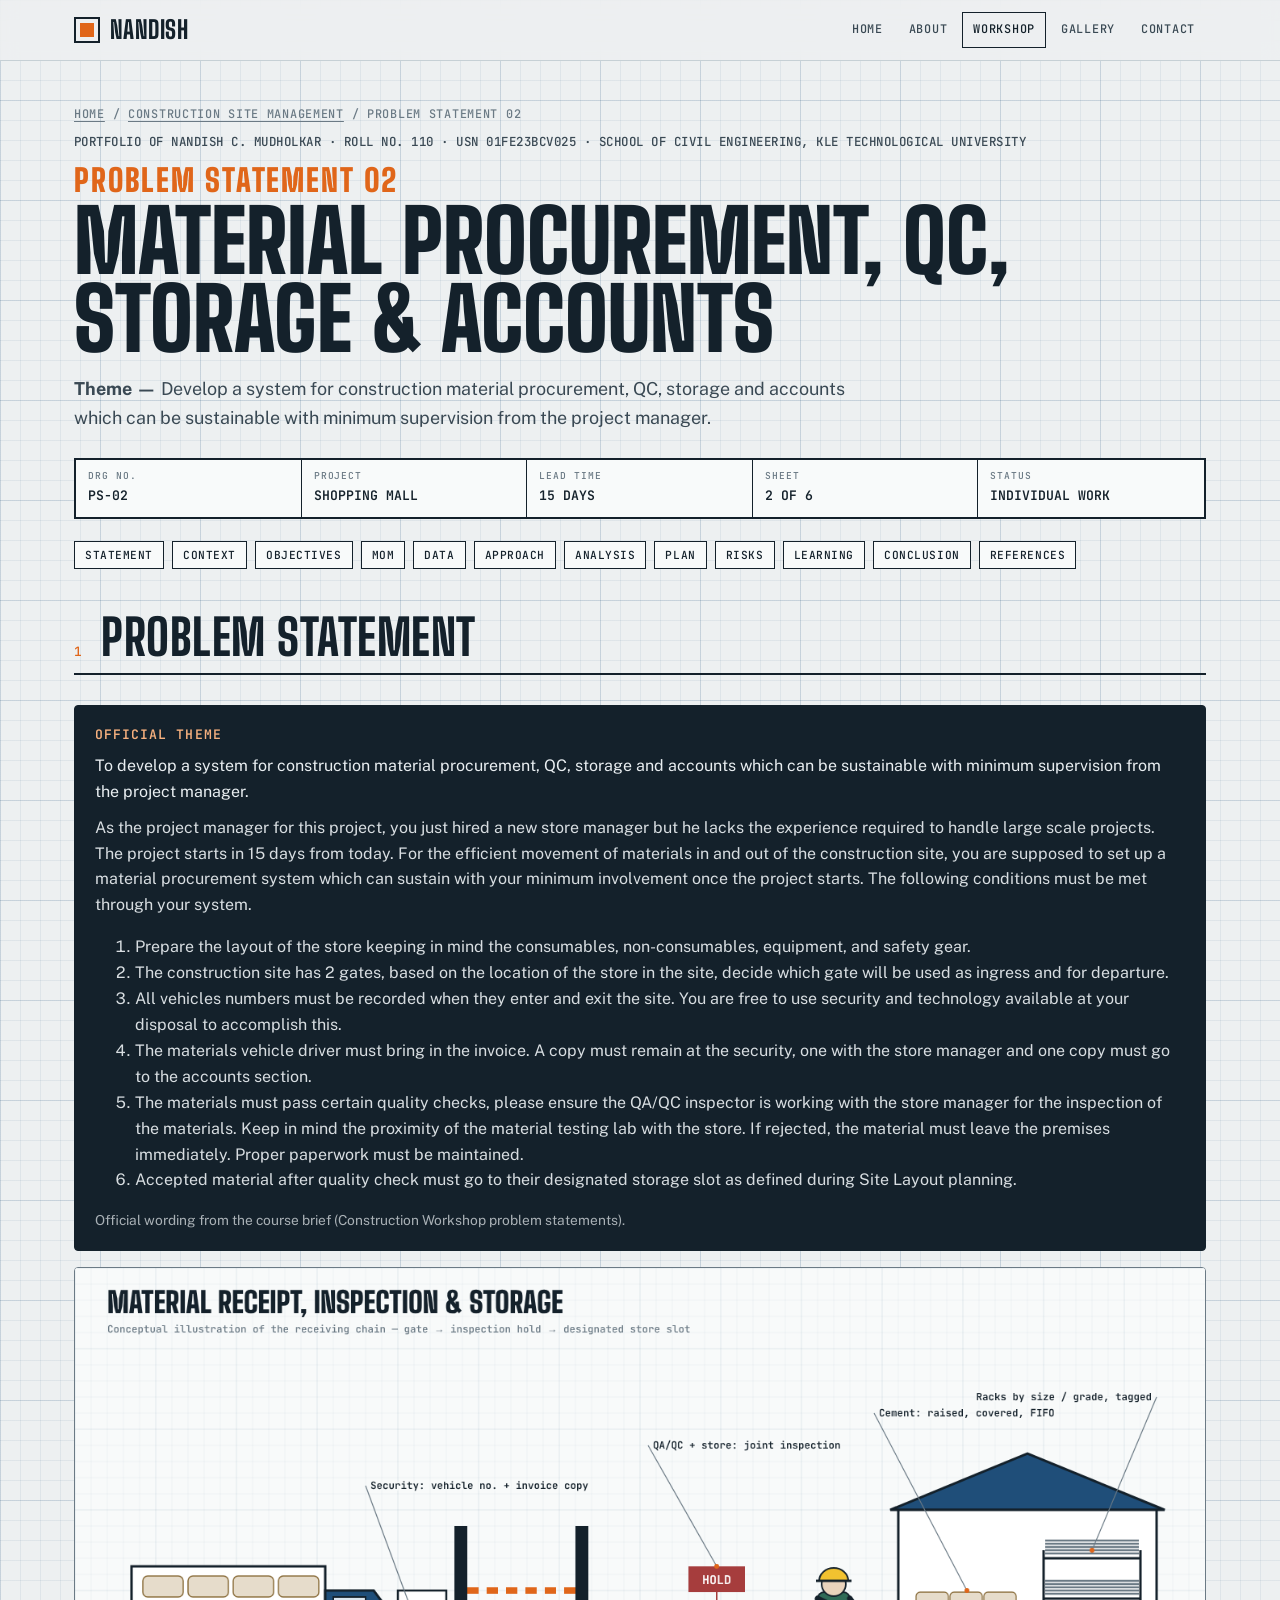
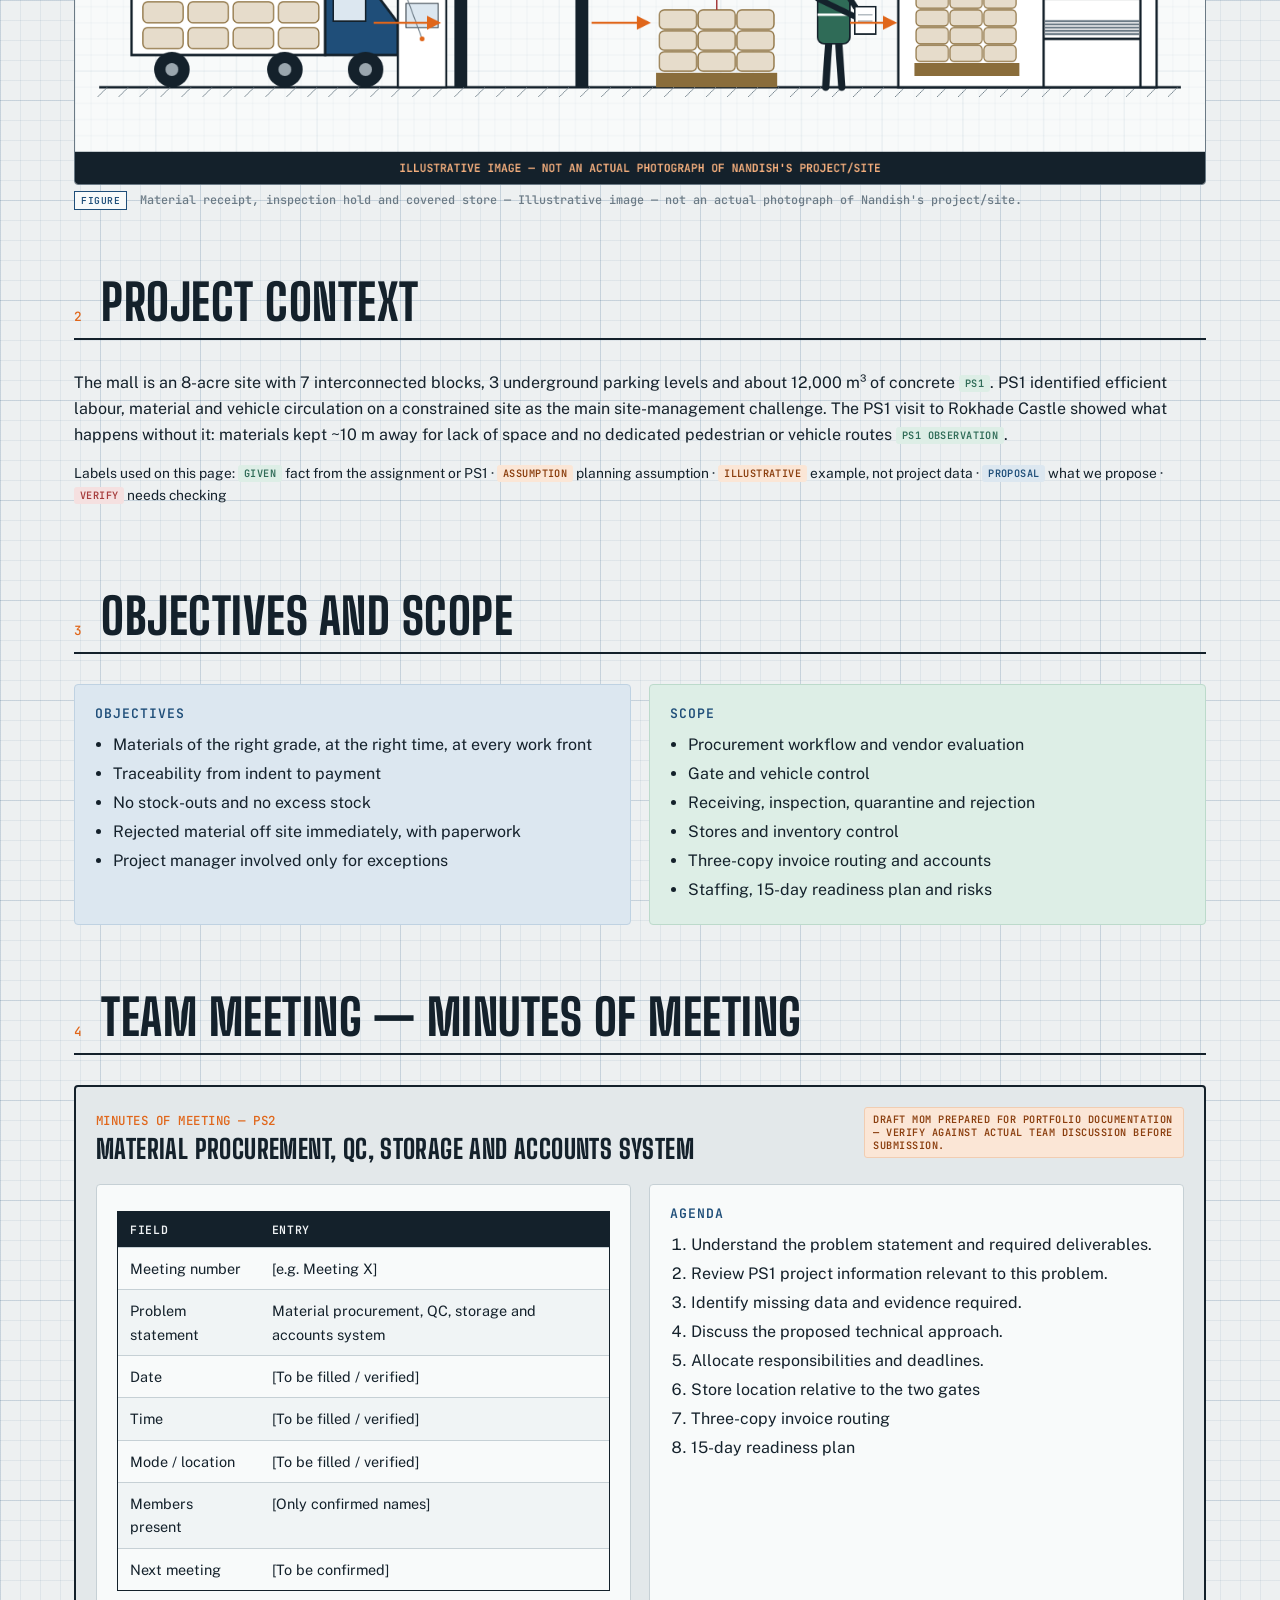
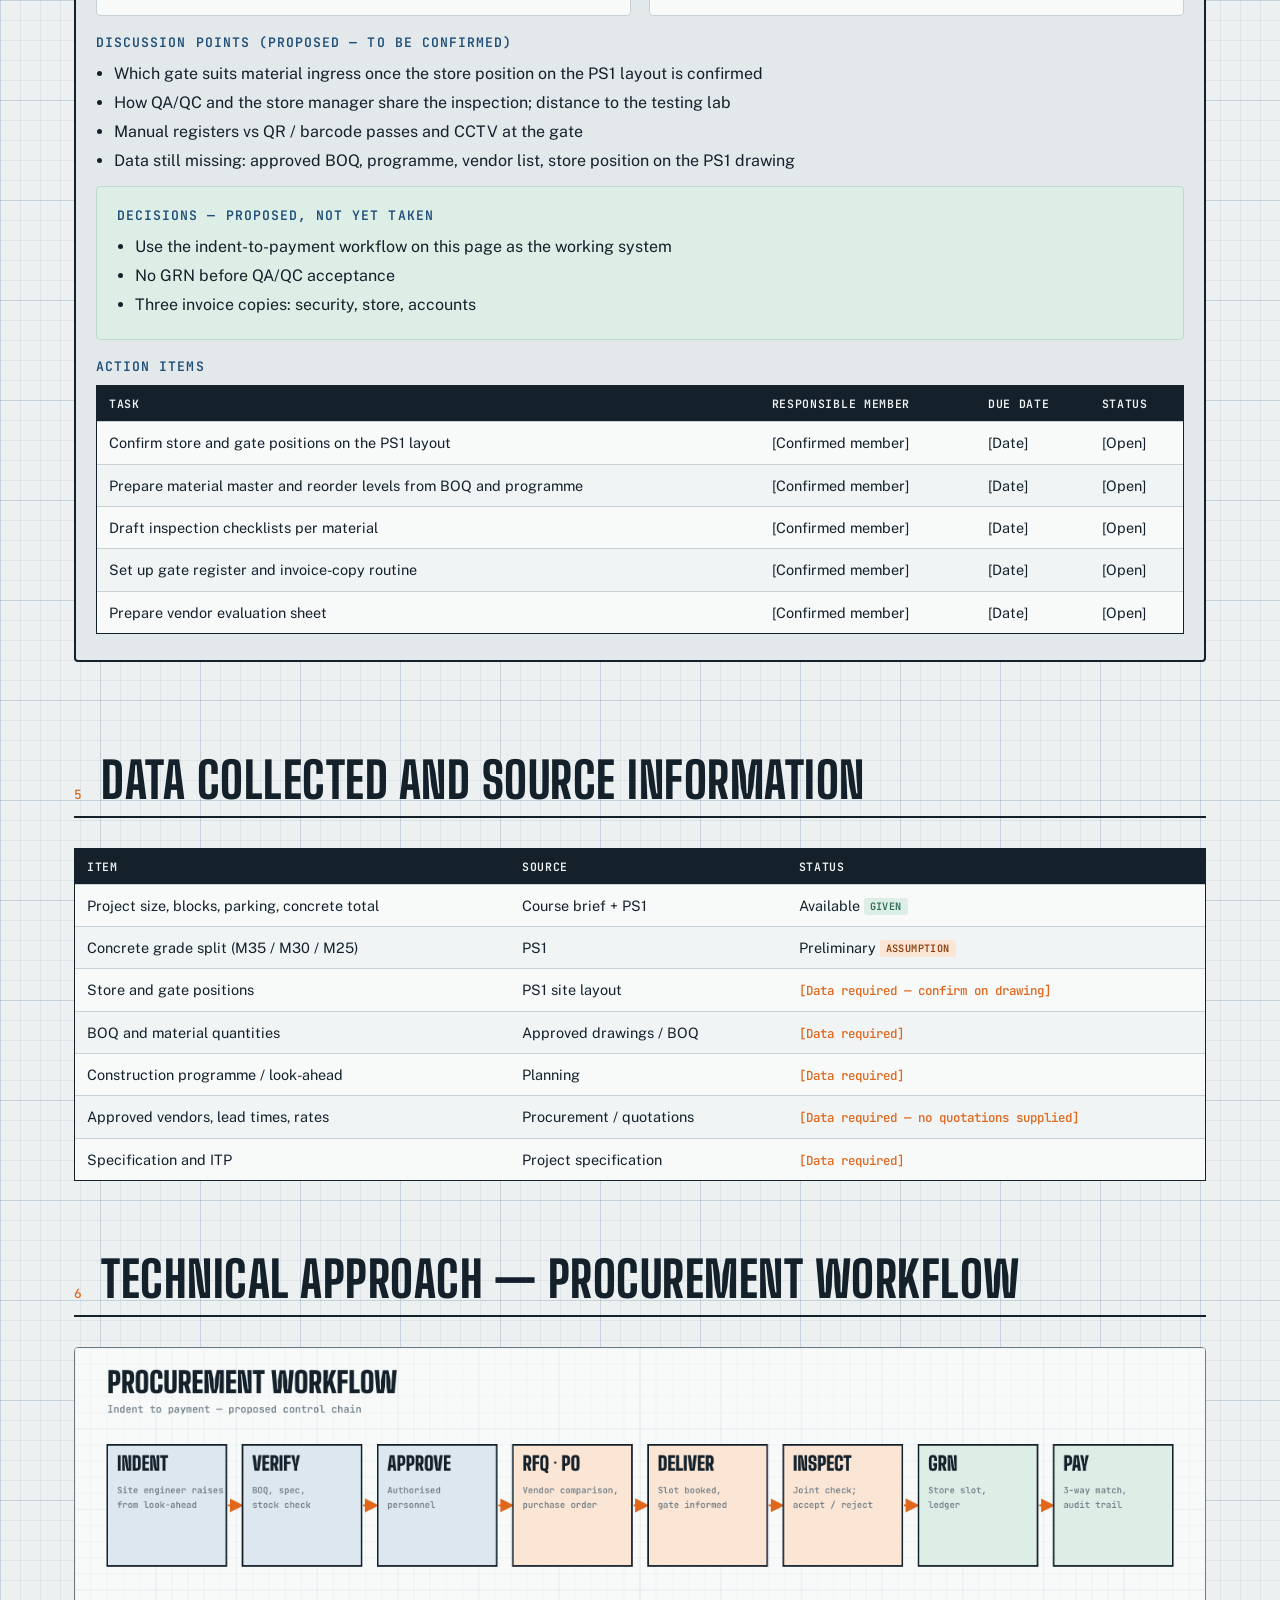
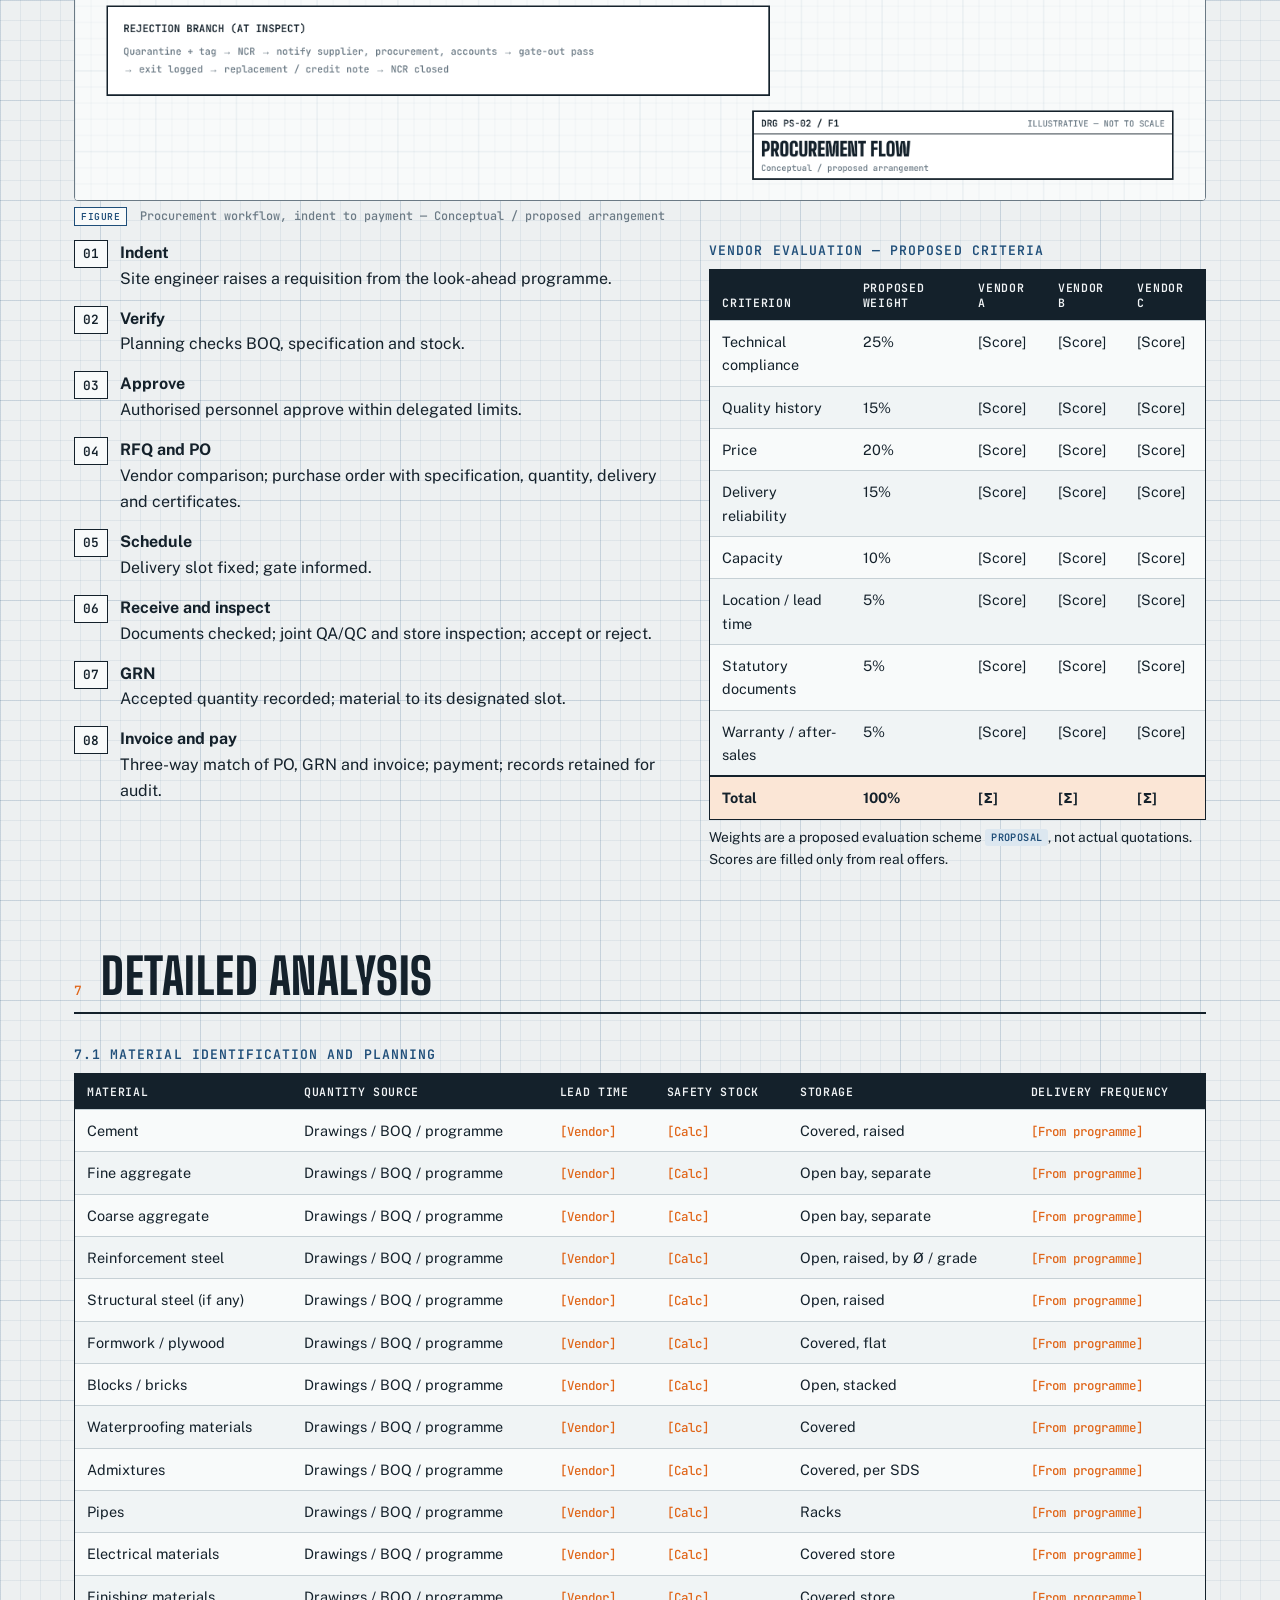
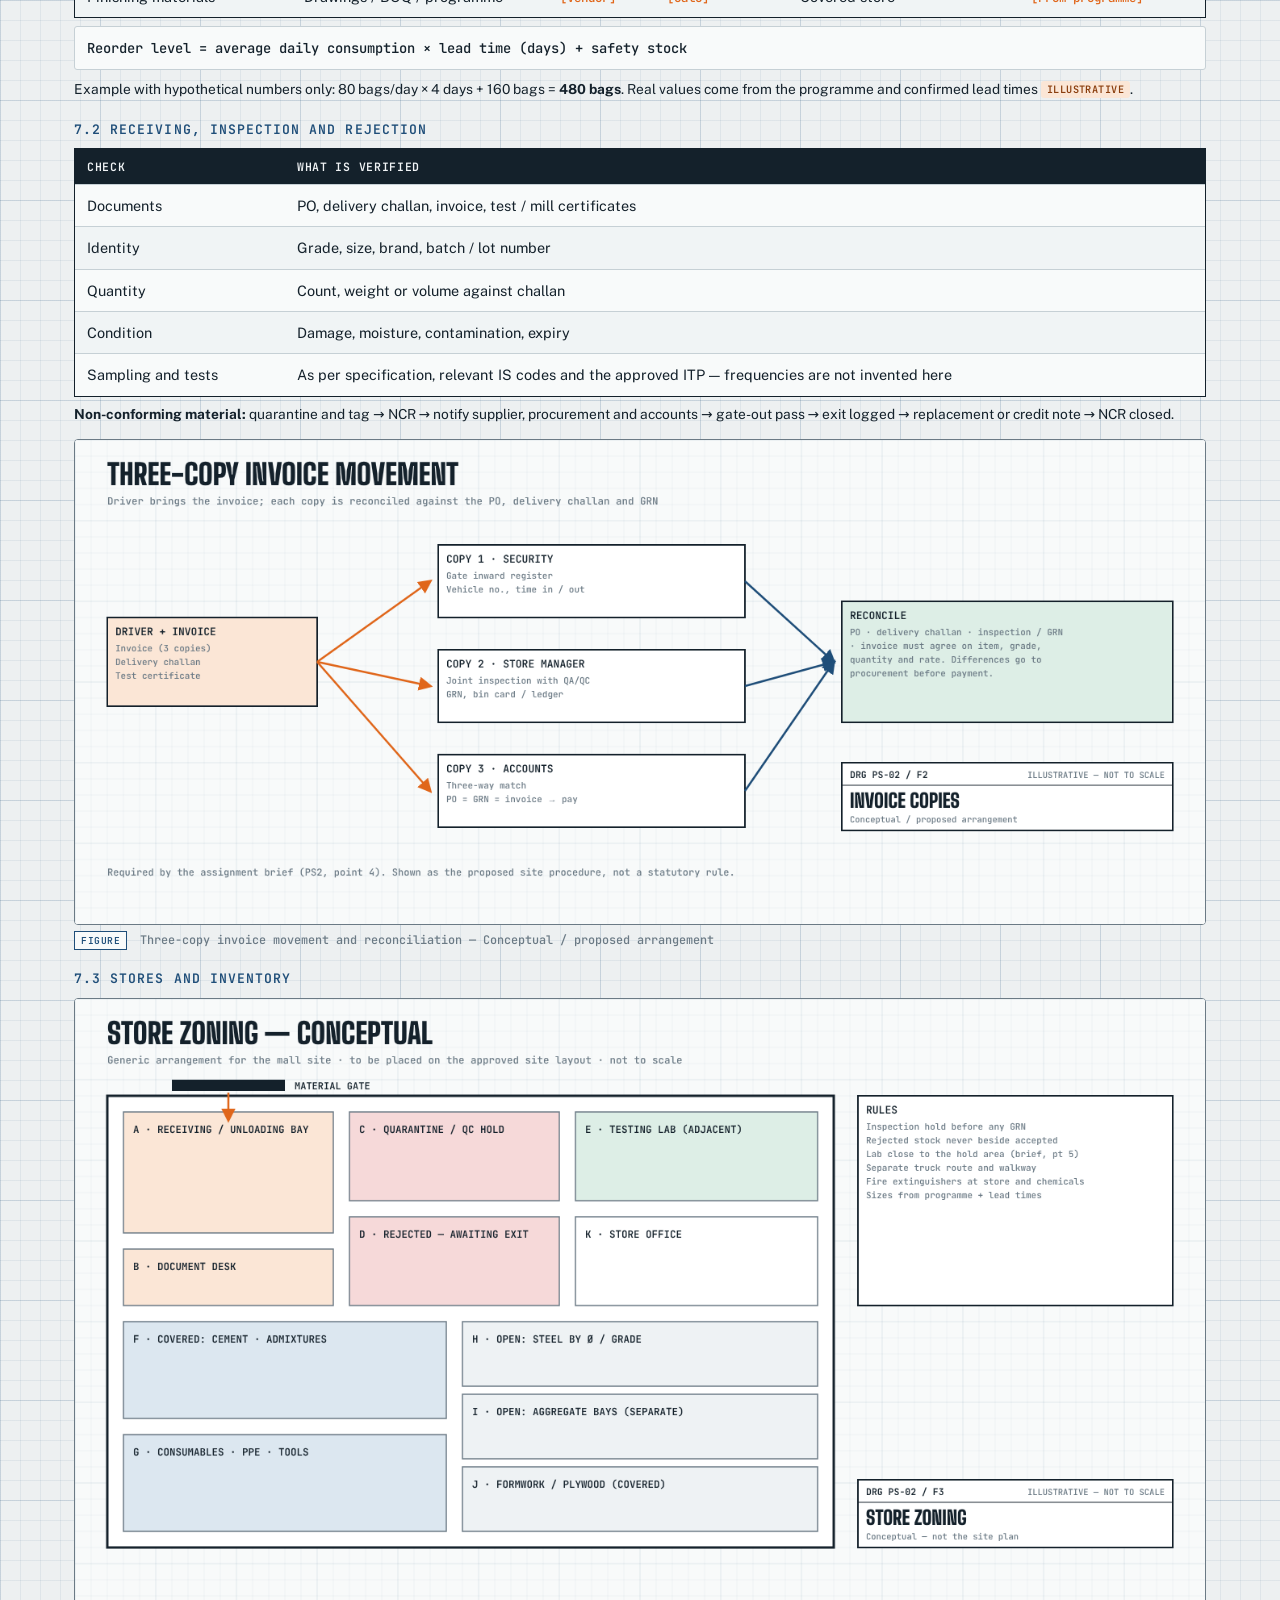
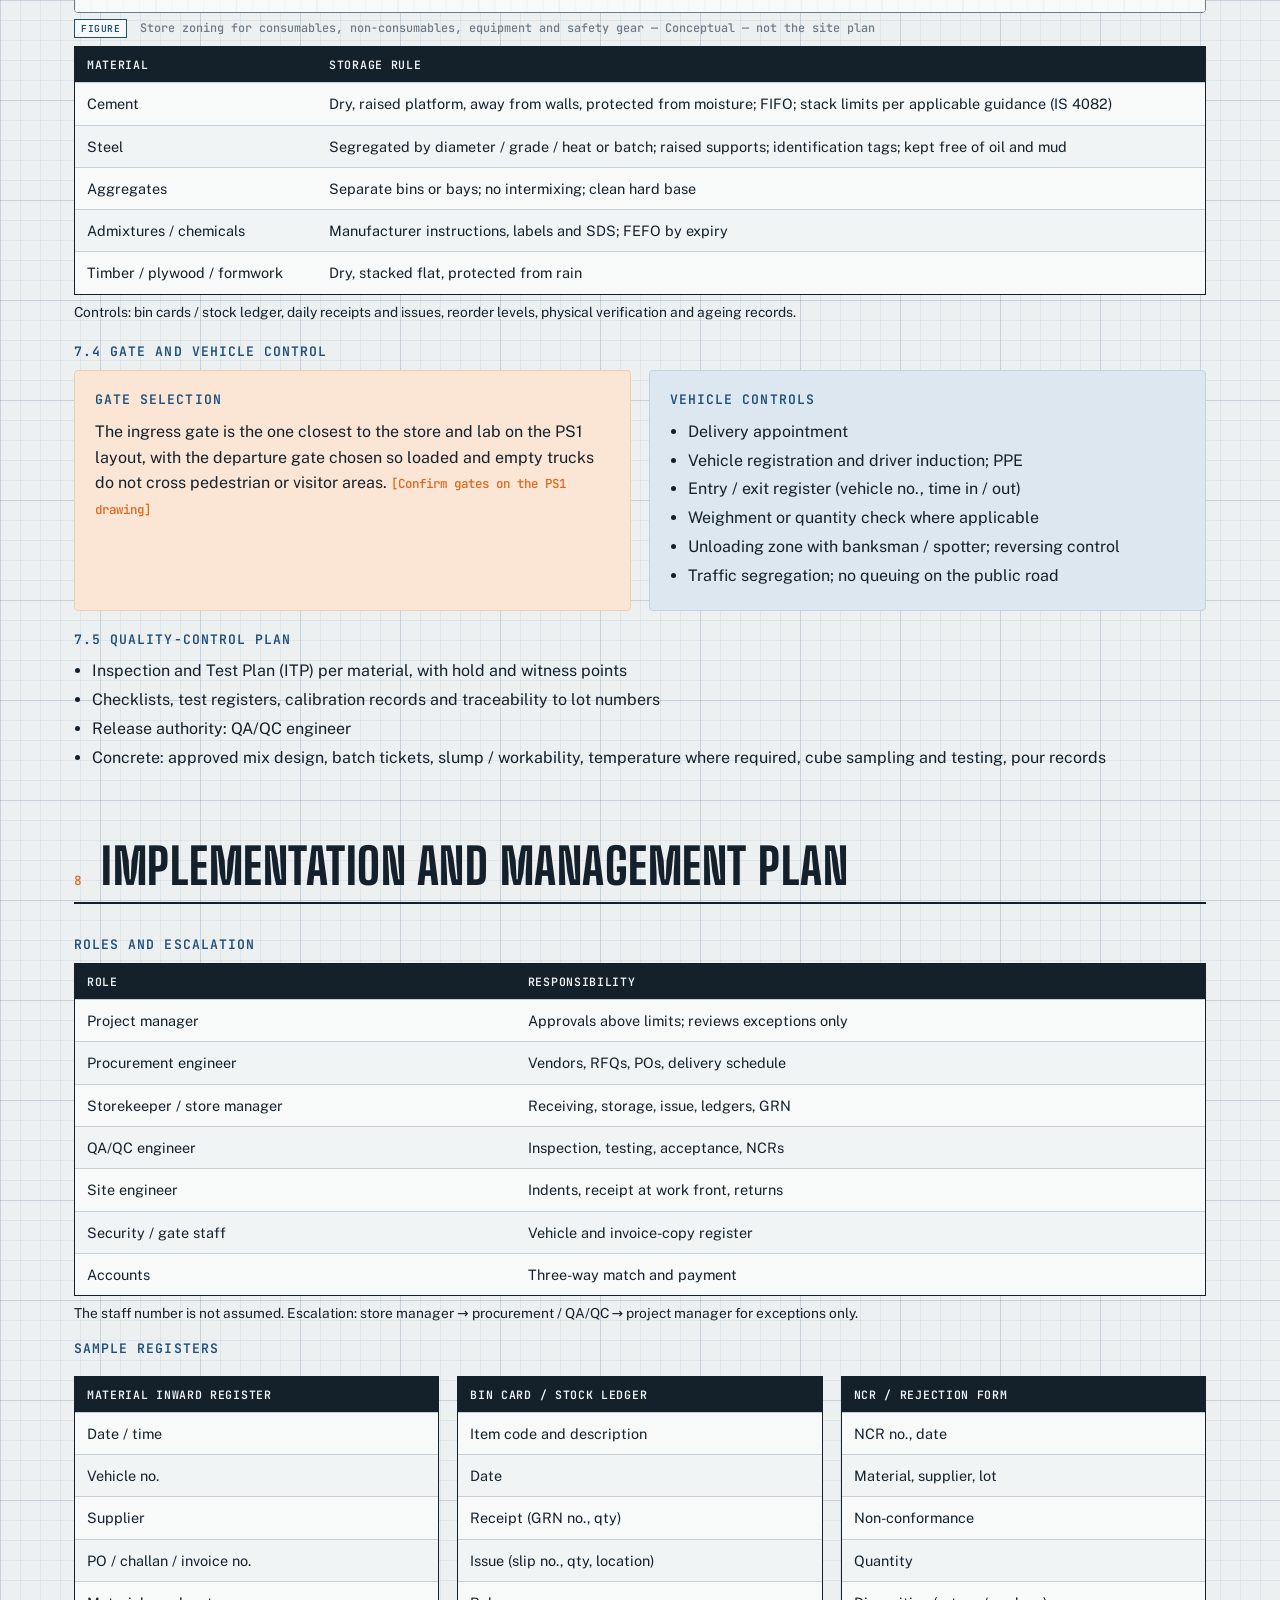
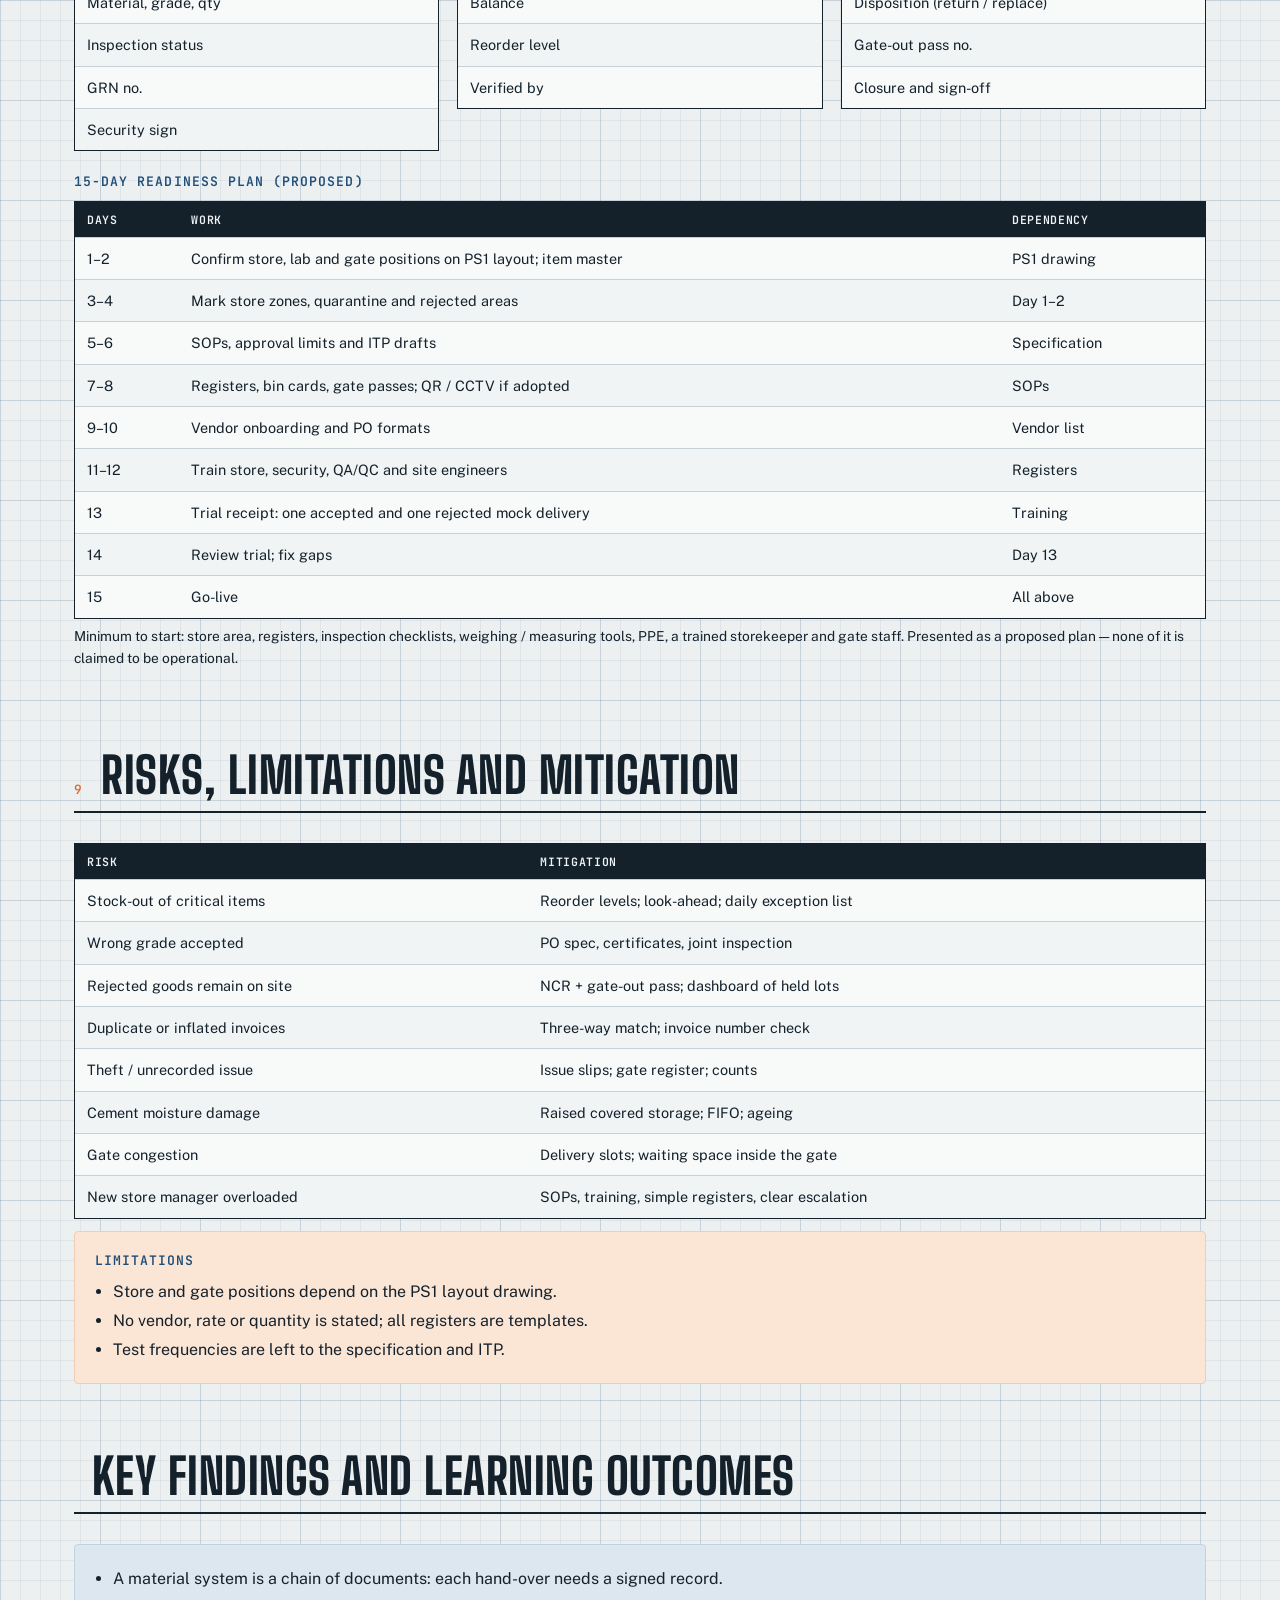
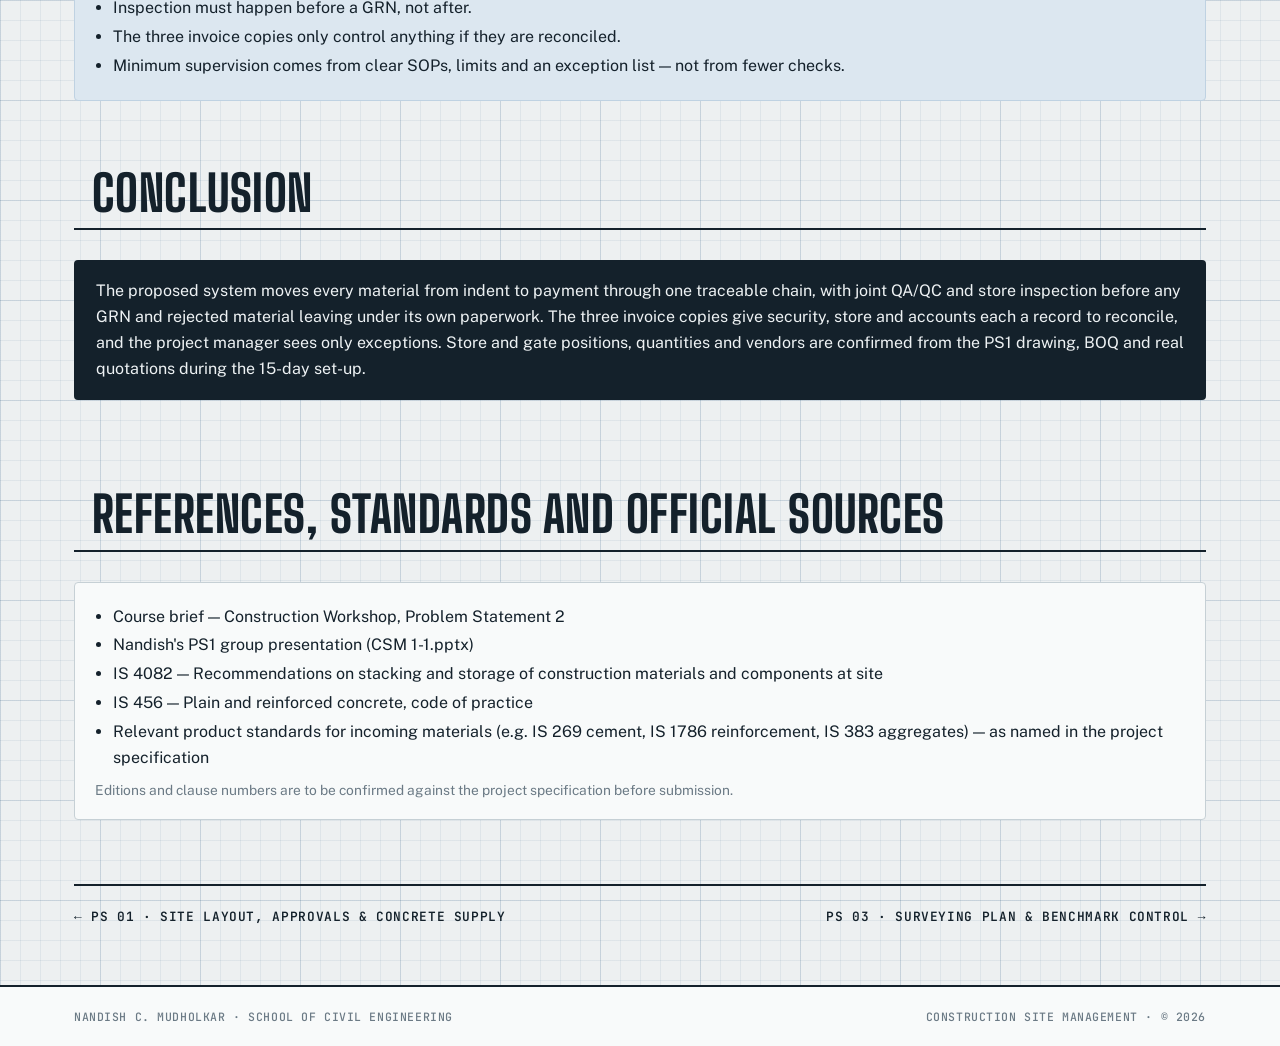
<file: work/ps2.html>
<!DOCTYPE html>
<html lang="en">
<head>
<meta charset="utf-8">
<meta name="viewport" content="width=device-width, initial-scale=1">
<title>PS 02 · Material Procurement, QC, Storage &amp;amp; Accounts — Nandish C. Mudholkar</title>
<meta name="description" content="Develop a system for construction material procurement, QC, storage and accounts which can be sustainable with minimum supervision from the project manager.">
<link rel="icon" href="data:image/svg+xml,%3Csvg xmlns='http://www.w3.org/2000/svg' viewBox='0 0 32 32'%3E%3Crect x='2' y='2' width='28' height='28' fill='none' stroke='%2314212B' stroke-width='4'/%3E%3Crect x='9' y='9' width='14' height='14' fill='%23E0661A'/%3E%3C/svg%3E">

<link rel="stylesheet" href="../assets/css/style.css">
</head>
<body>
<header class="topbar"><div class="wrap"><a class="brand" href="../index.html"><span class="mark"></span><span data-fill="firstName">Nandish</span></a><button class="menu-btn" aria-label="Menu">Menu</button><nav class="nav"><a href="../index.html" class="">Home</a><a href="../index.html#about" class="">About</a><a href="../index.html#workshop" class="on">Workshop</a><a href="../index.html#gallery" class="">Gallery</a><a href="../index.html#contact" class="">Contact</a></nav></div></header>
<main>

<div class="wrap ps-head">
  <div class="crumbs"><a href="../index.html">Home</a> / <a href="../index.html#workshop">Construction Site Management</a> / Problem Statement 02</div>
  <div class="mono" style="margin-top:8px;color:var(--ink-2)">Portfolio of Nandish C. Mudholkar · Roll No. 110 · USN 01FE23BCV025 · School of Civil Engineering, KLE Technological University</div>
  <h1><small>Problem Statement 02</small>Material Procurement, QC, Storage &amp; Accounts</h1>
  <p class="theme"><b>Theme —</b> Develop a system for construction material procurement, QC, storage and accounts which can be sustainable with minimum supervision from the project manager.</p>
  <div class="titleblock"><div><label>Drg no.</label><span>PS-02</span></div><div><label>Project</label><span>Shopping mall</span></div><div><label>Lead time</label><span>15 days</span></div><div><label>Sheet</label><span>2 of 6</span></div><div><label>Status</label><span>Individual work</span></div></div>
  <div class="toc"><a href="#statement">Statement</a><a href="#context">Context</a><a href="#objectives">Objectives</a><a href="#meeting">MoM</a><a href="#data">Data</a><a href="#approach">Approach</a><a href="#analysis">Analysis</a><a href="#plan">Plan</a><a href="#risks">Risks</a><a href="#learning">Learning</a><a href="#conclusion">Conclusion</a><a href="#refs">References</a></div>
</div>
<div class="wrap ps-body">
<section id="statement" class="rv"><div class="sec-head"><span class="no">1</span><h2>Problem statement</h2></div><div class="card ink"><h4 style="color:#F6B07E">Official theme</h4><p style="margin:0 0 10px">To develop a system for construction material procurement, QC, storage and accounts which can be sustainable with minimum supervision from the project manager.</p>
<div style="opacity:.92"><p>As the project manager for this project, you just hired a new store
manager but he lacks the experience required to handle large scale
projects. The project starts in 15 days from today. For the efficient
movement of materials in and out of the construction site, you are
supposed to set up a material procurement system which can sustain with
your minimum involvement once the project starts. The following
conditions must be met through your system.</p>
<ol type="1">
<li><p>Prepare the layout of the store keeping in mind the consumables,
non-consumables, equipment, and safety gear.</p></li>
<li><p>The construction site has 2 gates, based on the location of the
store in the site, decide which gate will be used as ingress and for
departure.</p></li>
<li><p>All vehicles numbers must be recorded when they enter and exit
the site. You are free to use security and technology available at your
disposal to accomplish this.</p></li>
<li><p>The materials vehicle driver must bring in the invoice. A copy
must remain at the security, one with the store manager and one copy
must go to the accounts section.</p></li>
<li><p>The materials must pass certain quality checks, please ensure the
QA/QC inspector is working with the store manager for the inspection of
the materials. Keep in mind the proximity of the material testing lab
with the store. If rejected, the material must leave the premises
immediately. Proper paperwork must be maintained.</p></li>
<li><p>Accepted material after quality check must go to their designated
storage slot as defined during Site Layout planning.</p></li>
</ol></div><p class="small" style="opacity:.7;margin:10px 0 0">Official wording from the course brief (Construction Workshop problem statements).</p></div><div style="margin-top:16px"><div class="slot"><figure class="ph  contain" data-src="../images/ps2/illustration-receiving-store.png" data-label="Material receipt, inspection hold and covered store — Illustrative image — not an actual photograph of Nandish&#x27;s project/site."></figure><div class="cap"><span class="tag ok">FIGURE</span> Material receipt, inspection hold and covered store — Illustrative image — not an actual photograph of Nandish's project/site.</div></div></div></section><section id="context" class="rv"><div class="sec-head"><span class="no">2</span><h2>Project context</h2></div>
<p>The mall is an 8-acre site with 7 interconnected blocks, 3 underground parking levels and about 12,000 m³ of concrete <span class="pill g">PS1</span>. PS1 identified efficient labour, material and vehicle circulation on a constrained site as the main site-management challenge.
The PS1 visit to Rokhade Castle showed what happens without it: materials kept ~10 m away for lack of space and no dedicated pedestrian or vehicle routes <span class="pill g">PS1 observation</span>.</p>
<p class="small" style="margin:6px 0 18px">Labels used on this page: <span class="pill g">given</span> fact from the assignment or PS1 · <span class="pill a">assumption</span> planning assumption · <span class="pill a">illustrative</span> example, not project data · <span class="pill b">proposal</span> what we propose · <span class="pill r">verify</span> needs checking</p></section><section id="objectives" class="rv"><div class="sec-head"><span class="no">3</span><h2>Objectives and scope</h2></div>
<div class="grid g2">
<div class="card blue"><h4>Objectives</h4><ul class="tight"><li>Materials of the right grade, at the right time, at every work front</li><li>Traceability from indent to payment</li><li>No stock-outs and no excess stock</li><li>Rejected material off site immediately, with paperwork</li><li>Project manager involved only for exceptions</li></ul></div>
<div class="card green"><h4>Scope</h4><ul class="tight"><li>Procurement workflow and vendor evaluation</li><li>Gate and vehicle control</li><li>Receiving, inspection, quarantine and rejection</li><li>Stores and inventory control</li><li>Three-copy invoice routing and accounts</li><li>Staffing, 15-day readiness plan and risks</li></ul></div>
</div></section><section id="meeting" class="rv"><div class="sec-head"><span class="no">4</span><h2>Team meeting — minutes of meeting</h2></div>
<div class="mom">
  <div class="mom-head"><div><span class="mono" style="color:var(--orange)">Minutes of Meeting — PS2</span>
  <h3 style="margin:4px 0 6px">Material procurement, QC, storage and accounts system</h3></div>
  <span class="badge">Draft MoM prepared for portfolio documentation — verify against actual team discussion before submission.</span></div>
  <div class="grid g2" style="margin-top:14px">
    <div class="card"><div class="tbl-wrap "><table><thead><tr><th class="">Field</th><th class="">Entry</th></tr></thead><tbody><tr><td class="">Meeting number</td><td class="">[e.g. Meeting X]</td></tr><tr><td class="">Problem statement</td><td class="">Material procurement, QC, storage and accounts system</td></tr><tr><td class="">Date</td><td class="">[To be filled / verified]</td></tr><tr><td class="">Time</td><td class="">[To be filled / verified]</td></tr><tr><td class="">Mode / location</td><td class="">[To be filled / verified]</td></tr><tr><td class="">Members present</td><td class="">[Only confirmed names]</td></tr><tr><td class="">Next meeting</td><td class="">[To be confirmed]</td></tr></tbody></table></div></div>
    <div class="card"><h4>Agenda</h4><ol class="tight"><li>Understand the problem statement and required deliverables.</li><li>Review PS1 project information relevant to this problem.</li><li>Identify missing data and evidence required.</li><li>Discuss the proposed technical approach.</li><li>Allocate responsibilities and deadlines.</li><li>Store location relative to the two gates</li><li>Three-copy invoice routing</li><li>15-day readiness plan</li></ol></div>
  </div>
  <h4 style="margin-top:16px">Discussion points (proposed — to be confirmed)</h4><ul class="tight"><li>Which gate suits material ingress once the store position on the PS1 layout is confirmed</li><li>How QA/QC and the store manager share the inspection; distance to the testing lab</li><li>Manual registers vs QR / barcode passes and CCTV at the gate</li><li>Data still missing: approved BOQ, programme, vendor list, store position on the PS1 drawing</li></ul>
  <div class="card green" style="margin-top:12px"><h4>Decisions — proposed, not yet taken</h4><ul class="tight"><li>Use the indent-to-payment workflow on this page as the working system</li><li>No GRN before QA/QC acceptance</li><li>Three invoice copies: security, store, accounts</li></ul></div>
  <h4 style="margin-top:16px">Action items</h4><div class="tbl-wrap "><table><thead><tr><th class="">Task</th><th class="">Responsible member</th><th class="">Due date</th><th class="">Status</th></tr></thead><tbody><tr><td class="">Confirm store and gate positions on the PS1 layout</td><td class="">[Confirmed member]</td><td class="">[Date]</td><td class="">[Open]</td></tr><tr><td class="">Prepare material master and reorder levels from BOQ and programme</td><td class="">[Confirmed member]</td><td class="">[Date]</td><td class="">[Open]</td></tr><tr><td class="">Draft inspection checklists per material</td><td class="">[Confirmed member]</td><td class="">[Date]</td><td class="">[Open]</td></tr><tr><td class="">Set up gate register and invoice-copy routine</td><td class="">[Confirmed member]</td><td class="">[Date]</td><td class="">[Open]</td></tr><tr><td class="">Prepare vendor evaluation sheet</td><td class="">[Confirmed member]</td><td class="">[Date]</td><td class="">[Open]</td></tr></tbody></table></div>
  
</div></section><section id="data" class="rv"><div class="sec-head"><span class="no">5</span><h2>Data collected and source information</h2></div>
<div class="tbl-wrap "><table><thead><tr><th class="">Item</th><th class="">Source</th><th class="">Status</th></tr></thead><tbody><tr><td class="">Project size, blocks, parking, concrete total</td><td class="">Course brief + PS1</td><td class="">Available <span class="pill g">given</span></td></tr><tr><td class="">Concrete grade split (M35 / M30 / M25)</td><td class="">PS1</td><td class="">Preliminary <span class="pill a">assumption</span></td></tr><tr><td class="">Store and gate positions</td><td class="">PS1 site layout</td><td class=""><span class="fill">[Data required — confirm on drawing]</span></td></tr><tr><td class="">BOQ and material quantities</td><td class="">Approved drawings / BOQ</td><td class=""><span class="fill">[Data required]</span></td></tr><tr><td class="">Construction programme / look-ahead</td><td class="">Planning</td><td class=""><span class="fill">[Data required]</span></td></tr><tr><td class="">Approved vendors, lead times, rates</td><td class="">Procurement / quotations</td><td class=""><span class="fill">[Data required — no quotations supplied]</span></td></tr><tr><td class="">Specification and ITP</td><td class="">Project specification</td><td class=""><span class="fill">[Data required]</span></td></tr></tbody></table></div></section><section id="approach" class="rv"><div class="sec-head"><span class="no">6</span><h2>Technical approach — procurement workflow</h2></div>
<div class="slot"><figure class="ph  contain" data-src="../images/ps2/procurement-flow.png" data-label="Procurement workflow, indent to payment — Conceptual / proposed arrangement"></figure><div class="cap"><span class="tag ok">FIGURE</span> Procurement workflow, indent to payment — Conceptual / proposed arrangement</div></div>
<div class="split" style="margin-top:14px"><div>
<ol class="steps"><li><b>Indent</b>Site engineer raises a requisition from the look-ahead programme.</li><li><b>Verify</b>Planning checks BOQ, specification and stock.</li><li><b>Approve</b>Authorised personnel approve within delegated limits.</li><li><b>RFQ and PO</b>Vendor comparison; purchase order with specification, quantity, delivery and certificates.</li><li><b>Schedule</b>Delivery slot fixed; gate informed.</li><li><b>Receive and inspect</b>Documents checked; joint QA/QC and store inspection; accept or reject.</li><li><b>GRN</b>Accepted quantity recorded; material to its designated slot.</li><li><b>Invoice and pay</b>Three-way match of PO, GRN and invoice; payment; records retained for audit.</li></ol>
</div><div>
<h4>Vendor evaluation — proposed criteria</h4>
<div class="tbl-wrap "><table><thead><tr><th class="">Criterion</th><th class="">Proposed weight</th><th class="">Vendor A</th><th class="">Vendor B</th><th class="">Vendor C</th></tr></thead><tbody><tr><td class="">Technical compliance</td><td class="">25%</td><td class="">[Score]</td><td class="">[Score]</td><td class="">[Score]</td></tr><tr><td class="">Quality history</td><td class="">15%</td><td class="">[Score]</td><td class="">[Score]</td><td class="">[Score]</td></tr><tr><td class="">Price</td><td class="">20%</td><td class="">[Score]</td><td class="">[Score]</td><td class="">[Score]</td></tr><tr><td class="">Delivery reliability</td><td class="">15%</td><td class="">[Score]</td><td class="">[Score]</td><td class="">[Score]</td></tr><tr><td class="">Capacity</td><td class="">10%</td><td class="">[Score]</td><td class="">[Score]</td><td class="">[Score]</td></tr><tr><td class="">Location / lead time</td><td class="">5%</td><td class="">[Score]</td><td class="">[Score]</td><td class="">[Score]</td></tr><tr><td class="">Statutory documents</td><td class="">5%</td><td class="">[Score]</td><td class="">[Score]</td><td class="">[Score]</td></tr><tr><td class="">Warranty / after-sales</td><td class="">5%</td><td class="">[Score]</td><td class="">[Score]</td><td class="">[Score]</td></tr><tr class="total"><td class="">Total</td><td class="">100%</td><td class="">[Σ]</td><td class="">[Σ]</td><td class="">[Σ]</td></tr></tbody></table></div>
<p class="small">Weights are a proposed evaluation scheme <span class="pill b">proposal</span>, not actual quotations. Scores are filled only from real offers.</p>
</div></div></section><section id="analysis" class="rv"><div class="sec-head"><span class="no">7</span><h2>Detailed analysis</h2></div>
<h4>7.1 Material identification and planning</h4>
<div class="tbl-wrap "><table><thead><tr><th class="">Material</th><th class="">Quantity source</th><th class="">Lead time</th><th class="">Safety stock</th><th class="">Storage</th><th class="">Delivery frequency</th></tr></thead><tbody><tr><td class="">Cement</td><td class="">Drawings / BOQ / programme</td><td class=""><span class="fill">[Vendor]</span></td><td class=""><span class="fill">[Calc]</span></td><td class="">Covered, raised</td><td class=""><span class="fill">[From programme]</span></td></tr><tr><td class="">Fine aggregate</td><td class="">Drawings / BOQ / programme</td><td class=""><span class="fill">[Vendor]</span></td><td class=""><span class="fill">[Calc]</span></td><td class="">Open bay, separate</td><td class=""><span class="fill">[From programme]</span></td></tr><tr><td class="">Coarse aggregate</td><td class="">Drawings / BOQ / programme</td><td class=""><span class="fill">[Vendor]</span></td><td class=""><span class="fill">[Calc]</span></td><td class="">Open bay, separate</td><td class=""><span class="fill">[From programme]</span></td></tr><tr><td class="">Reinforcement steel</td><td class="">Drawings / BOQ / programme</td><td class=""><span class="fill">[Vendor]</span></td><td class=""><span class="fill">[Calc]</span></td><td class="">Open, raised, by Ø / grade</td><td class=""><span class="fill">[From programme]</span></td></tr><tr><td class="">Structural steel (if any)</td><td class="">Drawings / BOQ / programme</td><td class=""><span class="fill">[Vendor]</span></td><td class=""><span class="fill">[Calc]</span></td><td class="">Open, raised</td><td class=""><span class="fill">[From programme]</span></td></tr><tr><td class="">Formwork / plywood</td><td class="">Drawings / BOQ / programme</td><td class=""><span class="fill">[Vendor]</span></td><td class=""><span class="fill">[Calc]</span></td><td class="">Covered, flat</td><td class=""><span class="fill">[From programme]</span></td></tr><tr><td class="">Blocks / bricks</td><td class="">Drawings / BOQ / programme</td><td class=""><span class="fill">[Vendor]</span></td><td class=""><span class="fill">[Calc]</span></td><td class="">Open, stacked</td><td class=""><span class="fill">[From programme]</span></td></tr><tr><td class="">Waterproofing materials</td><td class="">Drawings / BOQ / programme</td><td class=""><span class="fill">[Vendor]</span></td><td class=""><span class="fill">[Calc]</span></td><td class="">Covered</td><td class=""><span class="fill">[From programme]</span></td></tr><tr><td class="">Admixtures</td><td class="">Drawings / BOQ / programme</td><td class=""><span class="fill">[Vendor]</span></td><td class=""><span class="fill">[Calc]</span></td><td class="">Covered, per SDS</td><td class=""><span class="fill">[From programme]</span></td></tr><tr><td class="">Pipes</td><td class="">Drawings / BOQ / programme</td><td class=""><span class="fill">[Vendor]</span></td><td class=""><span class="fill">[Calc]</span></td><td class="">Racks</td><td class=""><span class="fill">[From programme]</span></td></tr><tr><td class="">Electrical materials</td><td class="">Drawings / BOQ / programme</td><td class=""><span class="fill">[Vendor]</span></td><td class=""><span class="fill">[Calc]</span></td><td class="">Covered store</td><td class=""><span class="fill">[From programme]</span></td></tr><tr><td class="">Finishing materials</td><td class="">Drawings / BOQ / programme</td><td class=""><span class="fill">[Vendor]</span></td><td class=""><span class="fill">[Calc]</span></td><td class="">Covered store</td><td class=""><span class="fill">[From programme]</span></td></tr></tbody></table></div>
<div class="eq">Reorder level = average daily consumption × lead time (days) + safety stock</div>
<p class="small">Example with hypothetical numbers only: 80 bags/day × 4 days + 160 bags = <b>480 bags</b>. Real values come from the programme and confirmed lead times <span class="pill a">illustrative</span>.</p>

<h4 style="margin-top:18px">7.2 Receiving, inspection and rejection</h4>
<div class="tbl-wrap "><table><thead><tr><th class="">Check</th><th class="">What is verified</th></tr></thead><tbody><tr><td class="">Documents</td><td class="">PO, delivery challan, invoice, test / mill certificates</td></tr><tr><td class="">Identity</td><td class="">Grade, size, brand, batch / lot number</td></tr><tr><td class="">Quantity</td><td class="">Count, weight or volume against challan</td></tr><tr><td class="">Condition</td><td class="">Damage, moisture, contamination, expiry</td></tr><tr><td class="">Sampling and tests</td><td class="">As per specification, relevant IS codes and the approved ITP — frequencies are not invented here</td></tr></tbody></table></div>
<p class="small"><b>Non-conforming material:</b> quarantine and tag → NCR → notify supplier, procurement and accounts → gate-out pass → exit logged → replacement or credit note → NCR closed.</p>
<div class="slot"><figure class="ph  contain" data-src="../images/ps2/three-copy-invoice.png" data-label="Three-copy invoice movement and reconciliation — Conceptual / proposed arrangement"></figure><div class="cap"><span class="tag ok">FIGURE</span> Three-copy invoice movement and reconciliation — Conceptual / proposed arrangement</div></div>

<h4 style="margin-top:18px">7.3 Stores and inventory</h4>
<div class="slot"><figure class="ph  contain" data-src="../images/ps2/store-zoning.png" data-label="Store zoning for consumables, non-consumables, equipment and safety gear — Conceptual — not the site plan"></figure><div class="cap"><span class="tag ok">FIGURE</span> Store zoning for consumables, non-consumables, equipment and safety gear — Conceptual — not the site plan</div></div>
<div class="tbl-wrap "><table><thead><tr><th class="">Material</th><th class="">Storage rule</th></tr></thead><tbody><tr><td class="">Cement</td><td class="">Dry, raised platform, away from walls, protected from moisture; FIFO; stack limits per applicable guidance (IS 4082)</td></tr><tr><td class="">Steel</td><td class="">Segregated by diameter / grade / heat or batch; raised supports; identification tags; kept free of oil and mud</td></tr><tr><td class="">Aggregates</td><td class="">Separate bins or bays; no intermixing; clean hard base</td></tr><tr><td class="">Admixtures / chemicals</td><td class="">Manufacturer instructions, labels and SDS; FEFO by expiry</td></tr><tr><td class="">Timber / plywood / formwork</td><td class="">Dry, stacked flat, protected from rain</td></tr></tbody></table></div>
<p class="small">Controls: bin cards / stock ledger, daily receipts and issues, reorder levels, physical verification and ageing records.</p>

<h4 style="margin-top:18px">7.4 Gate and vehicle control</h4>
<div class="grid g2">
<div class="card orange"><h4>Gate selection</h4><p>The ingress gate is the one closest to the store and lab on the PS1 layout, with the departure gate chosen so loaded and empty trucks do not cross pedestrian or visitor areas. <span class="fill">[Confirm gates on the PS1 drawing]</span></p></div>
<div class="card blue"><h4>Vehicle controls</h4><ul class="tight"><li>Delivery appointment</li><li>Vehicle registration and driver induction; PPE</li><li>Entry / exit register (vehicle no., time in / out)</li><li>Weighment or quantity check where applicable</li><li>Unloading zone with banksman / spotter; reversing control</li><li>Traffic segregation; no queuing on the public road</li></ul></div>
</div>

<h4 style="margin-top:18px">7.5 Quality-control plan</h4>
<ul class="tight"><li>Inspection and Test Plan (ITP) per material, with hold and witness points</li><li>Checklists, test registers, calibration records and traceability to lot numbers</li><li>Release authority: QA/QC engineer</li><li>Concrete: approved mix design, batch tickets, slump / workability, temperature where required, cube sampling and testing, pour records</li></ul></section><section id="plan" class="rv"><div class="sec-head"><span class="no">8</span><h2>Implementation and management plan</h2></div>
<h4>Roles and escalation</h4>
<div class="tbl-wrap "><table><thead><tr><th class="">Role</th><th class="">Responsibility</th></tr></thead><tbody><tr><td class="">Project manager</td><td class="">Approvals above limits; reviews exceptions only</td></tr><tr><td class="">Procurement engineer</td><td class="">Vendors, RFQs, POs, delivery schedule</td></tr><tr><td class="">Storekeeper / store manager</td><td class="">Receiving, storage, issue, ledgers, GRN</td></tr><tr><td class="">QA/QC engineer</td><td class="">Inspection, testing, acceptance, NCRs</td></tr><tr><td class="">Site engineer</td><td class="">Indents, receipt at work front, returns</td></tr><tr><td class="">Security / gate staff</td><td class="">Vehicle and invoice-copy register</td></tr><tr><td class="">Accounts</td><td class="">Three-way match and payment</td></tr></tbody></table></div>
<p class="small">The staff number is not assumed. Escalation: store manager → procurement / QA/QC → project manager for exceptions only.</p>
<h4 style="margin-top:14px">Sample registers</h4>
<div class="grid g3">
<div><div class="tbl-wrap "><table><thead><tr><th class="">Material inward register</th></tr></thead><tbody><tr><td class="">Date / time</td></tr><tr><td class="">Vehicle no.</td></tr><tr><td class="">Supplier</td></tr><tr><td class="">PO / challan / invoice no.</td></tr><tr><td class="">Material, grade, qty</td></tr><tr><td class="">Inspection status</td></tr><tr><td class="">GRN no.</td></tr><tr><td class="">Security sign</td></tr></tbody></table></div></div>
<div><div class="tbl-wrap "><table><thead><tr><th class="">Bin card / stock ledger</th></tr></thead><tbody><tr><td class="">Item code and description</td></tr><tr><td class="">Date</td></tr><tr><td class="">Receipt (GRN no., qty)</td></tr><tr><td class="">Issue (slip no., qty, location)</td></tr><tr><td class="">Balance</td></tr><tr><td class="">Reorder level</td></tr><tr><td class="">Verified by</td></tr></tbody></table></div></div>
<div><div class="tbl-wrap "><table><thead><tr><th class="">NCR / rejection form</th></tr></thead><tbody><tr><td class="">NCR no., date</td></tr><tr><td class="">Material, supplier, lot</td></tr><tr><td class="">Non-conformance</td></tr><tr><td class="">Quantity</td></tr><tr><td class="">Disposition (return / replace)</td></tr><tr><td class="">Gate-out pass no.</td></tr><tr><td class="">Closure and sign-off</td></tr></tbody></table></div></div>
</div>
<h4 style="margin-top:14px">15-day readiness plan (proposed)</h4>
<div class="tbl-wrap "><table><thead><tr><th class="">Days</th><th class="">Work</th><th class="">Dependency</th></tr></thead><tbody><tr><td class="">1–2</td><td class="">Confirm store, lab and gate positions on PS1 layout; item master</td><td class="">PS1 drawing</td></tr><tr><td class="">3–4</td><td class="">Mark store zones, quarantine and rejected areas</td><td class="">Day 1–2</td></tr><tr><td class="">5–6</td><td class="">SOPs, approval limits and ITP drafts</td><td class="">Specification</td></tr><tr><td class="">7–8</td><td class="">Registers, bin cards, gate passes; QR / CCTV if adopted</td><td class="">SOPs</td></tr><tr><td class="">9–10</td><td class="">Vendor onboarding and PO formats</td><td class="">Vendor list</td></tr><tr><td class="">11–12</td><td class="">Train store, security, QA/QC and site engineers</td><td class="">Registers</td></tr><tr><td class="">13</td><td class="">Trial receipt: one accepted and one rejected mock delivery</td><td class="">Training</td></tr><tr><td class="">14</td><td class="">Review trial; fix gaps</td><td class="">Day 13</td></tr><tr><td class="">15</td><td class="">Go-live</td><td class="">All above</td></tr></tbody></table></div>
<p class="small">Minimum to start: store area, registers, inspection checklists, weighing / measuring tools, PPE, a trained storekeeper and gate staff. Presented as a proposed plan — none of it is claimed to be operational.</p></section><section id="risks" class="rv"><div class="sec-head"><span class="no">9</span><h2>Risks, limitations and mitigation</h2></div>
<div class="tbl-wrap "><table><thead><tr><th class="">Risk</th><th class="">Mitigation</th></tr></thead><tbody><tr><td class="">Stock-out of critical items</td><td class="">Reorder levels; look-ahead; daily exception list</td></tr><tr><td class="">Wrong grade accepted</td><td class="">PO spec, certificates, joint inspection</td></tr><tr><td class="">Rejected goods remain on site</td><td class="">NCR + gate-out pass; dashboard of held lots</td></tr><tr><td class="">Duplicate or inflated invoices</td><td class="">Three-way match; invoice number check</td></tr><tr><td class="">Theft / unrecorded issue</td><td class="">Issue slips; gate register; counts</td></tr><tr><td class="">Cement moisture damage</td><td class="">Raised covered storage; FIFO; ageing</td></tr><tr><td class="">Gate congestion</td><td class="">Delivery slots; waiting space inside the gate</td></tr><tr><td class="">New store manager overloaded</td><td class="">SOPs, training, simple registers, clear escalation</td></tr></tbody></table></div>
<div class="card orange" style="margin-top:12px"><h4>Limitations</h4><ul class="tight"><li>Store and gate positions depend on the PS1 layout drawing.</li><li>No vendor, rate or quantity is stated; all registers are templates.</li><li>Test frequencies are left to the specification and ITP.</li></ul></div></section><section id="learning" class="rv"><div class="sec-head"><span class="no"></span><h2>Key findings and learning outcomes</h2></div><div class="card blue"><ul class="tight"><li>A material system is a chain of documents: each hand-over needs a signed record.</li><li>Inspection must happen before a GRN, not after.</li><li>The three invoice copies only control anything if they are reconciled.</li><li>Minimum supervision comes from clear SOPs, limits and an exception list — not from fewer checks.</li></ul></div></section><section id="conclusion" class="rv"><div class="sec-head"><span class="no"></span><h2>Conclusion</h2></div><div class="callout">The proposed system moves every material from indent to payment through one traceable chain, with joint QA/QC and store inspection before any GRN and rejected material leaving under its own paperwork.
The three invoice copies give security, store and accounts each a record to reconcile, and the project manager sees only exceptions. Store and gate positions, quantities and vendors are confirmed from the PS1 drawing, BOQ and real quotations during the 15-day set-up.</div></section><section id="refs" class="rv"><div class="sec-head"><span class="no"></span><h2>References, standards and official sources</h2></div><div class="card"><ul class="tight"><li>Course brief — Construction Workshop, Problem Statement 2</li><li>Nandish's PS1 group presentation (CSM 1-1.pptx)</li><li>IS 4082 — Recommendations on stacking and storage of construction materials and components at site</li><li>IS 456 — Plain and reinforced concrete, code of practice</li><li>Relevant product standards for incoming materials (e.g. IS 269 cement, IS 1786 reinforcement, IS 383 aggregates) — as named in the project specification</li></ul><p class="small muted" style="margin:8px 0 0">Editions and clause numbers are to be confirmed against the project specification before submission.</p></div></section>
<div class="pager"><a href="ps1.html">← PS 01 · Site Layout, Approvals & Concrete Supply</a><a href="ps3.html">PS 03 · Surveying Plan & Benchmark Control →</a></div>
</div>
</main>
<footer><div class="wrap"><span><span data-fill="fullName">Nandish C. Mudholkar</span> · <span data-fill="program"></span></span>
<span>Construction Site Management · © <span data-year></span></span></div></footer>
<script src="../assets/js/config.js"></script>
<script src="../assets/js/site.js"></script>
</body>
</html>
</file>
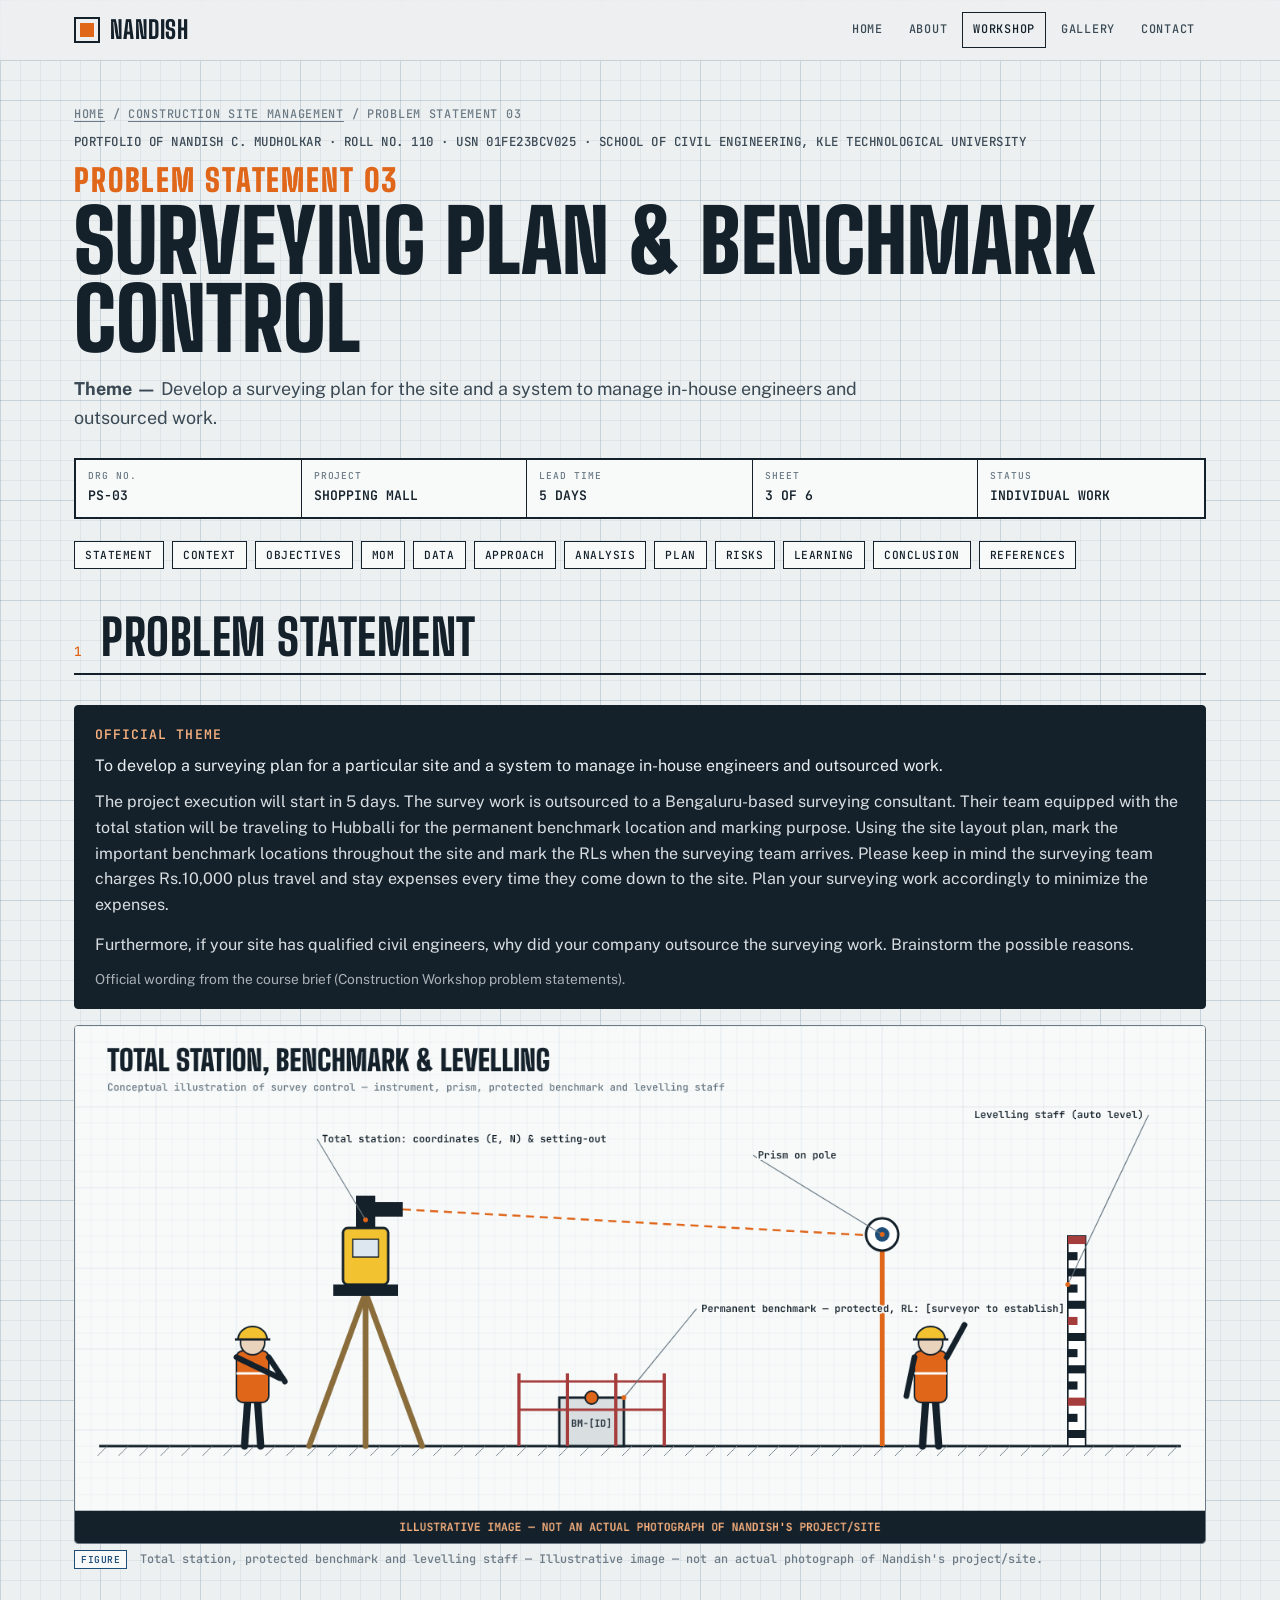
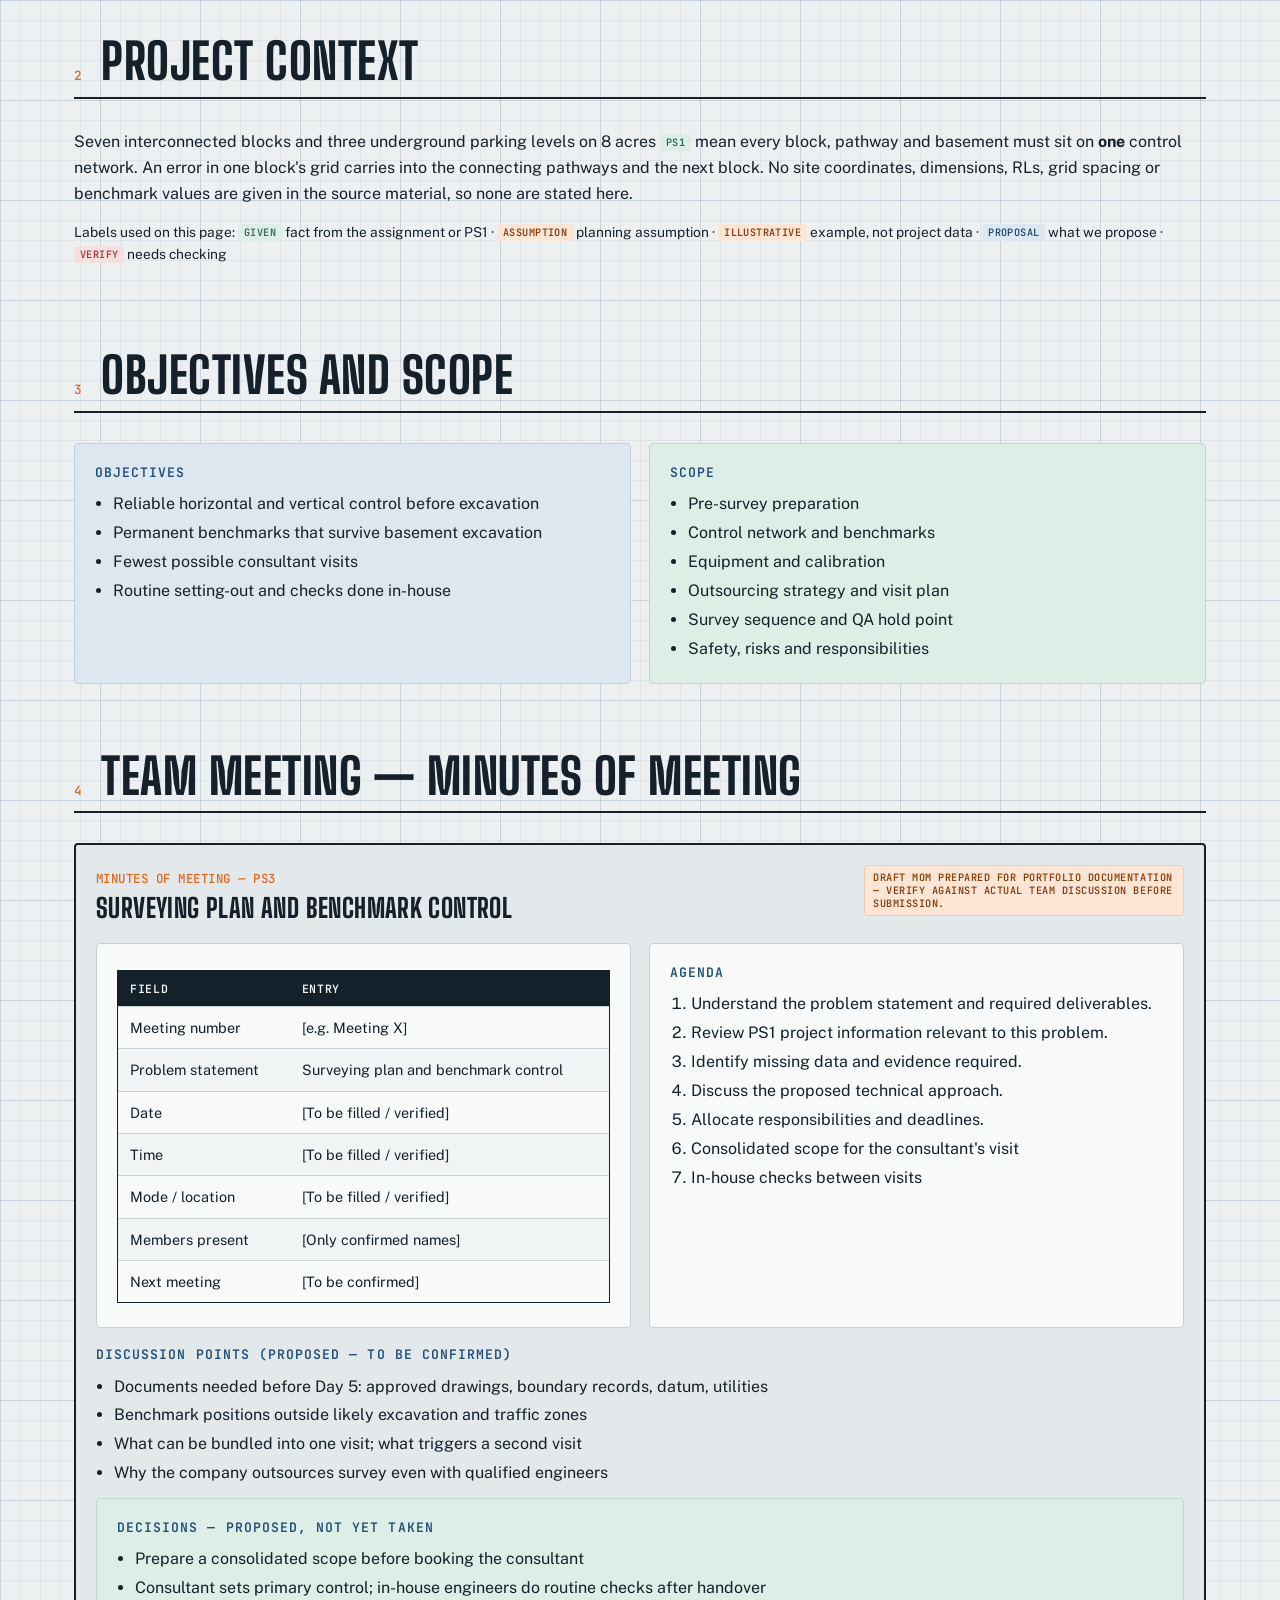
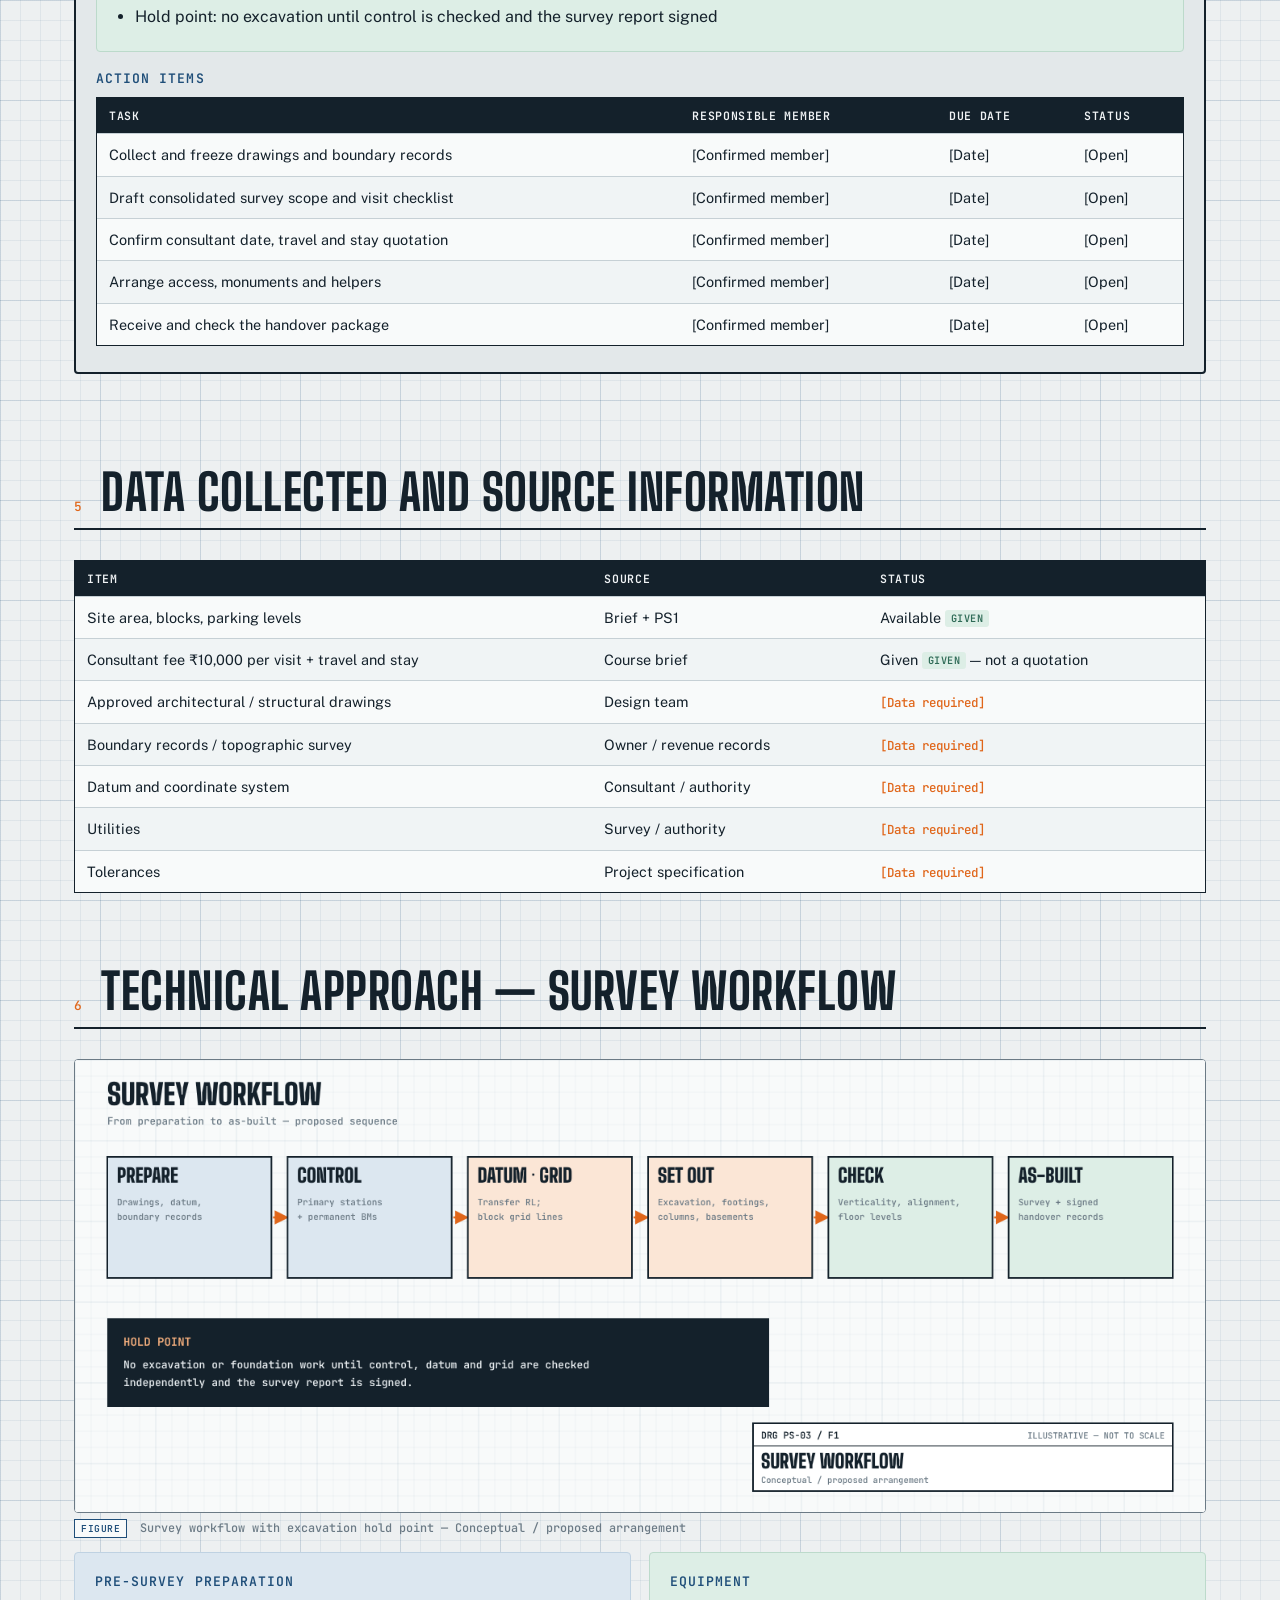
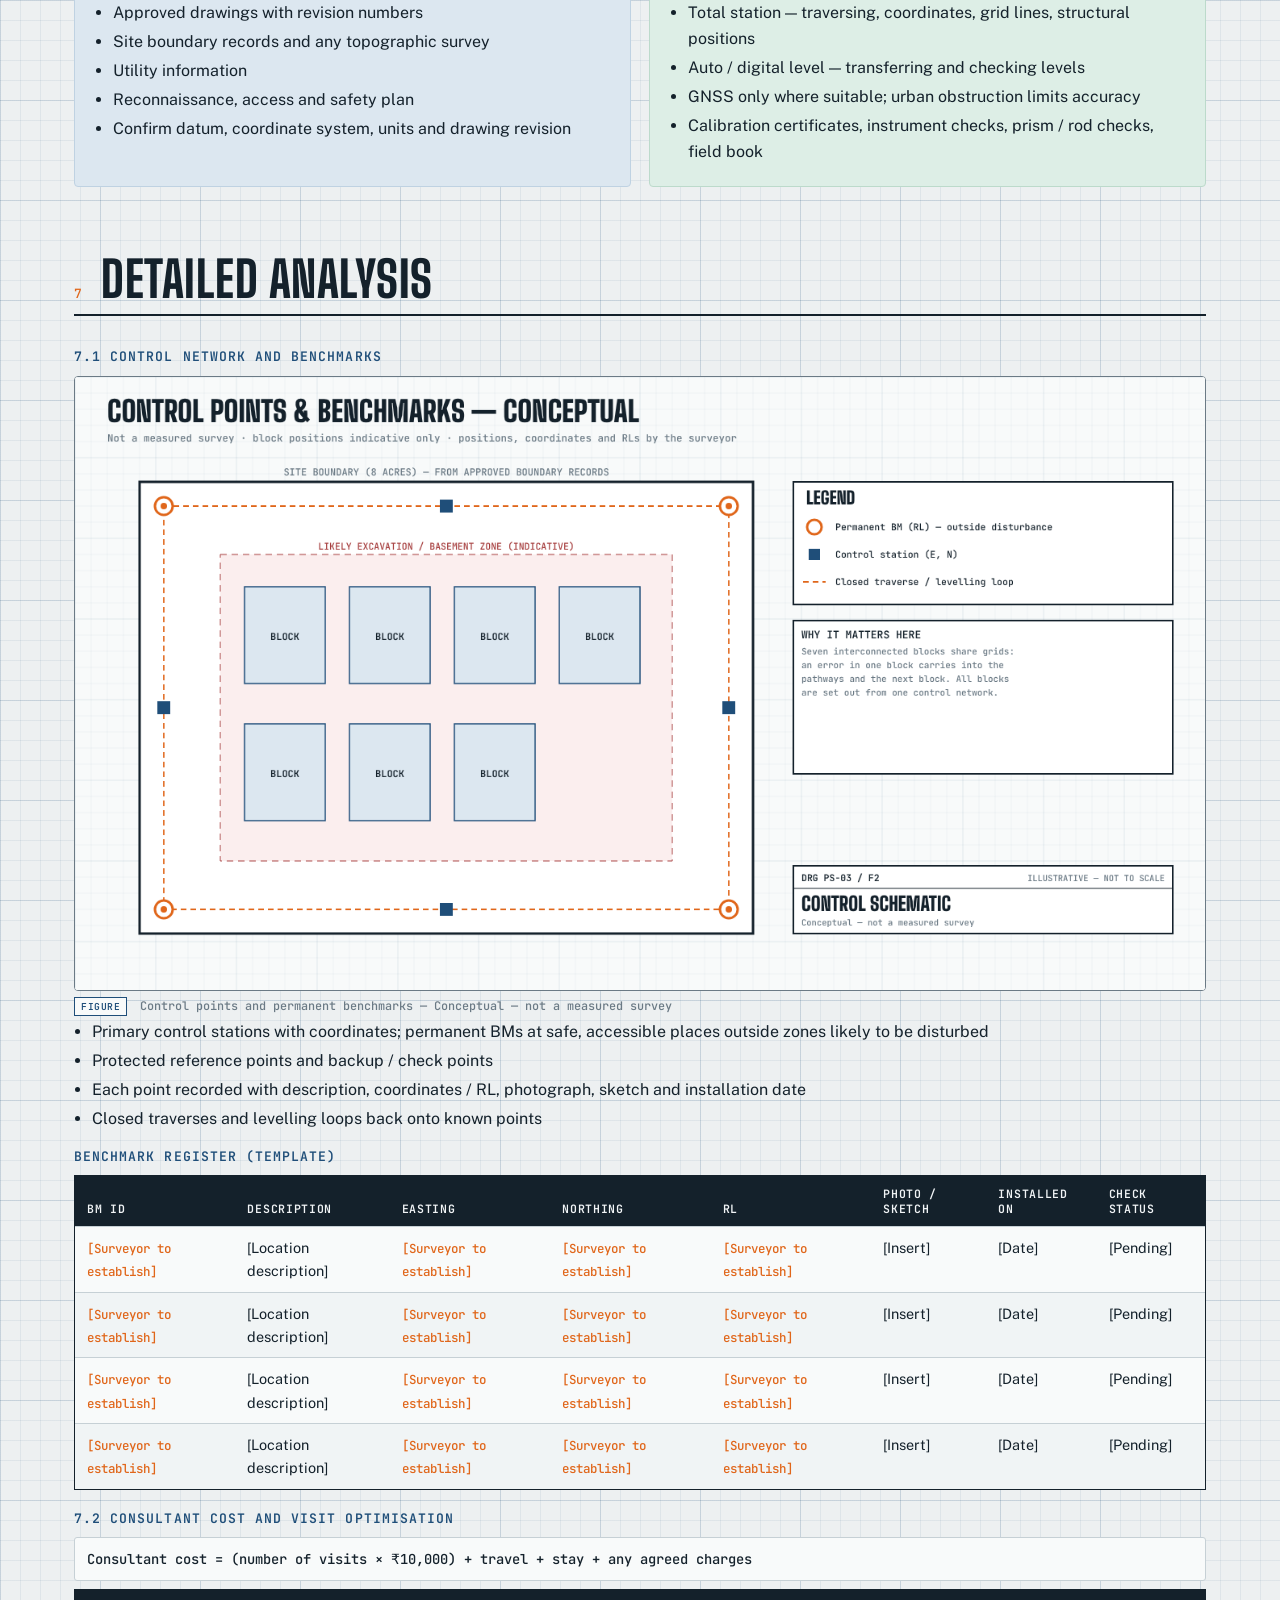
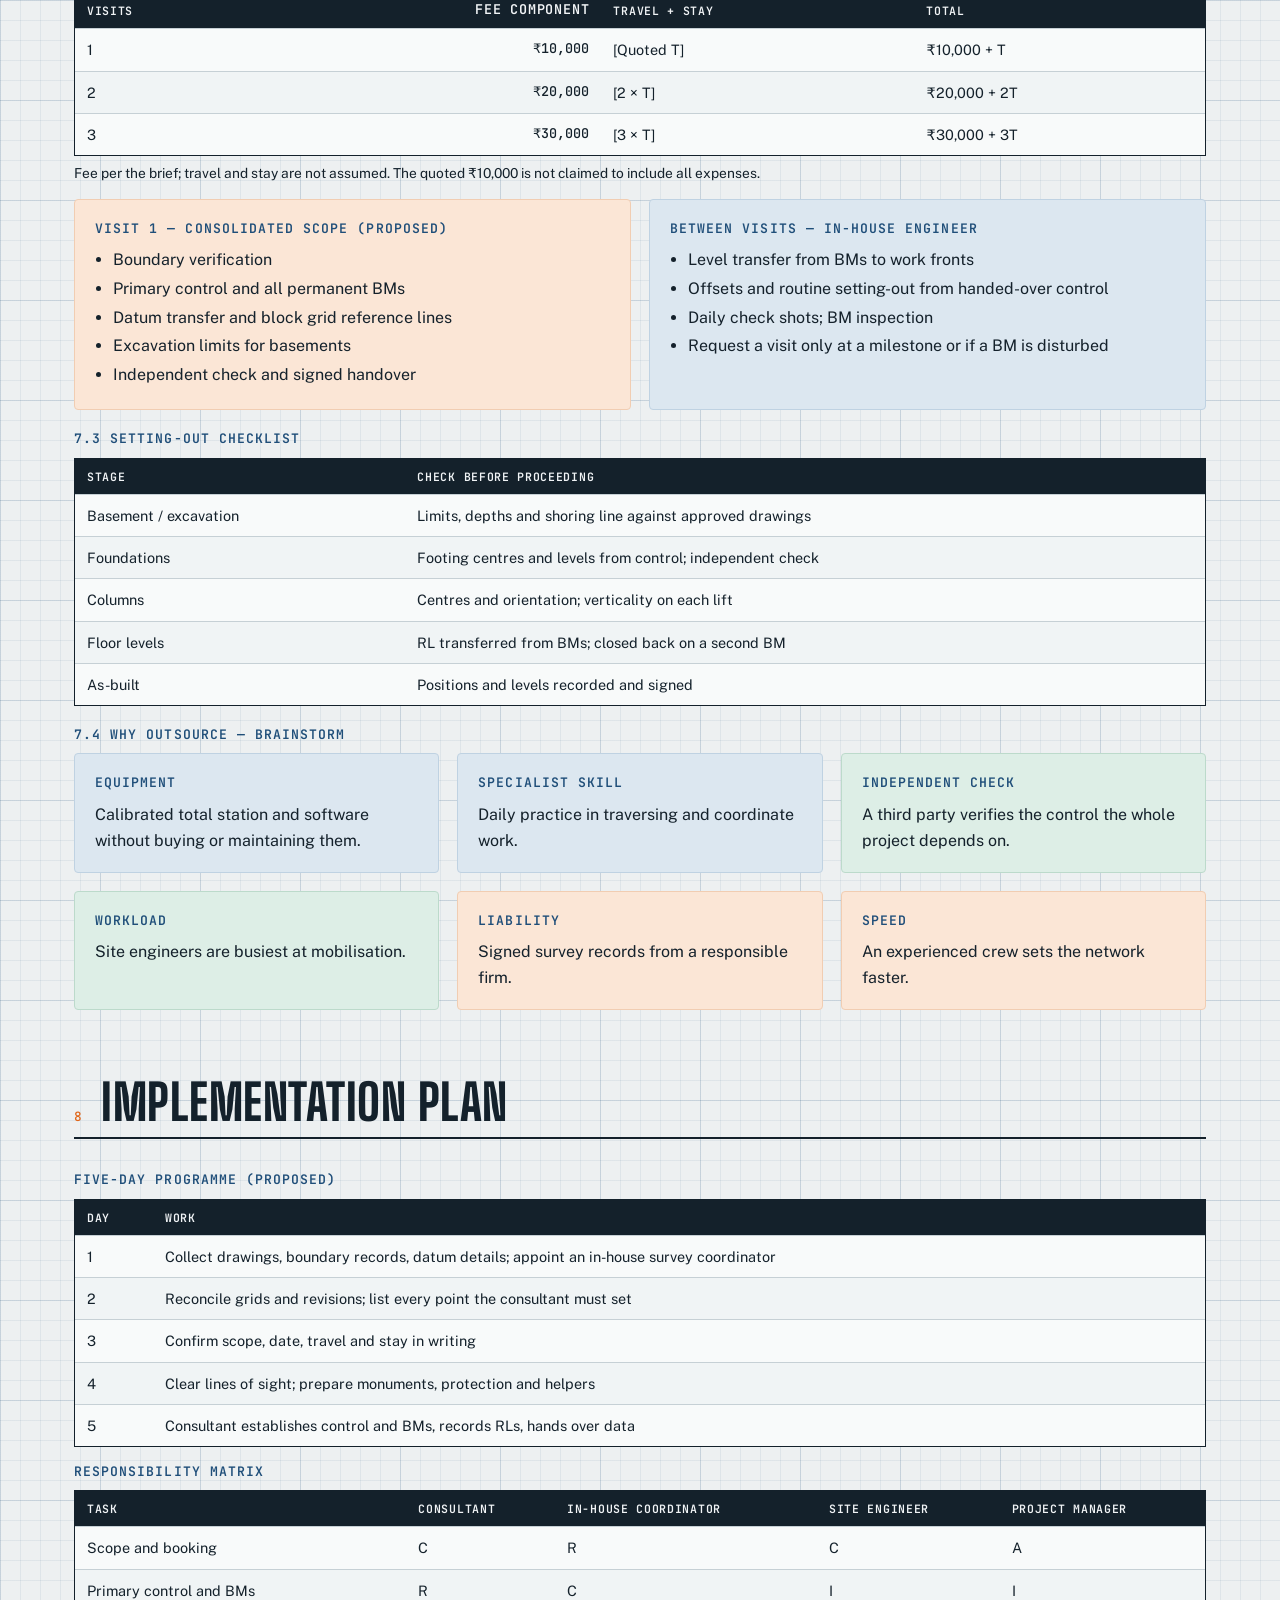
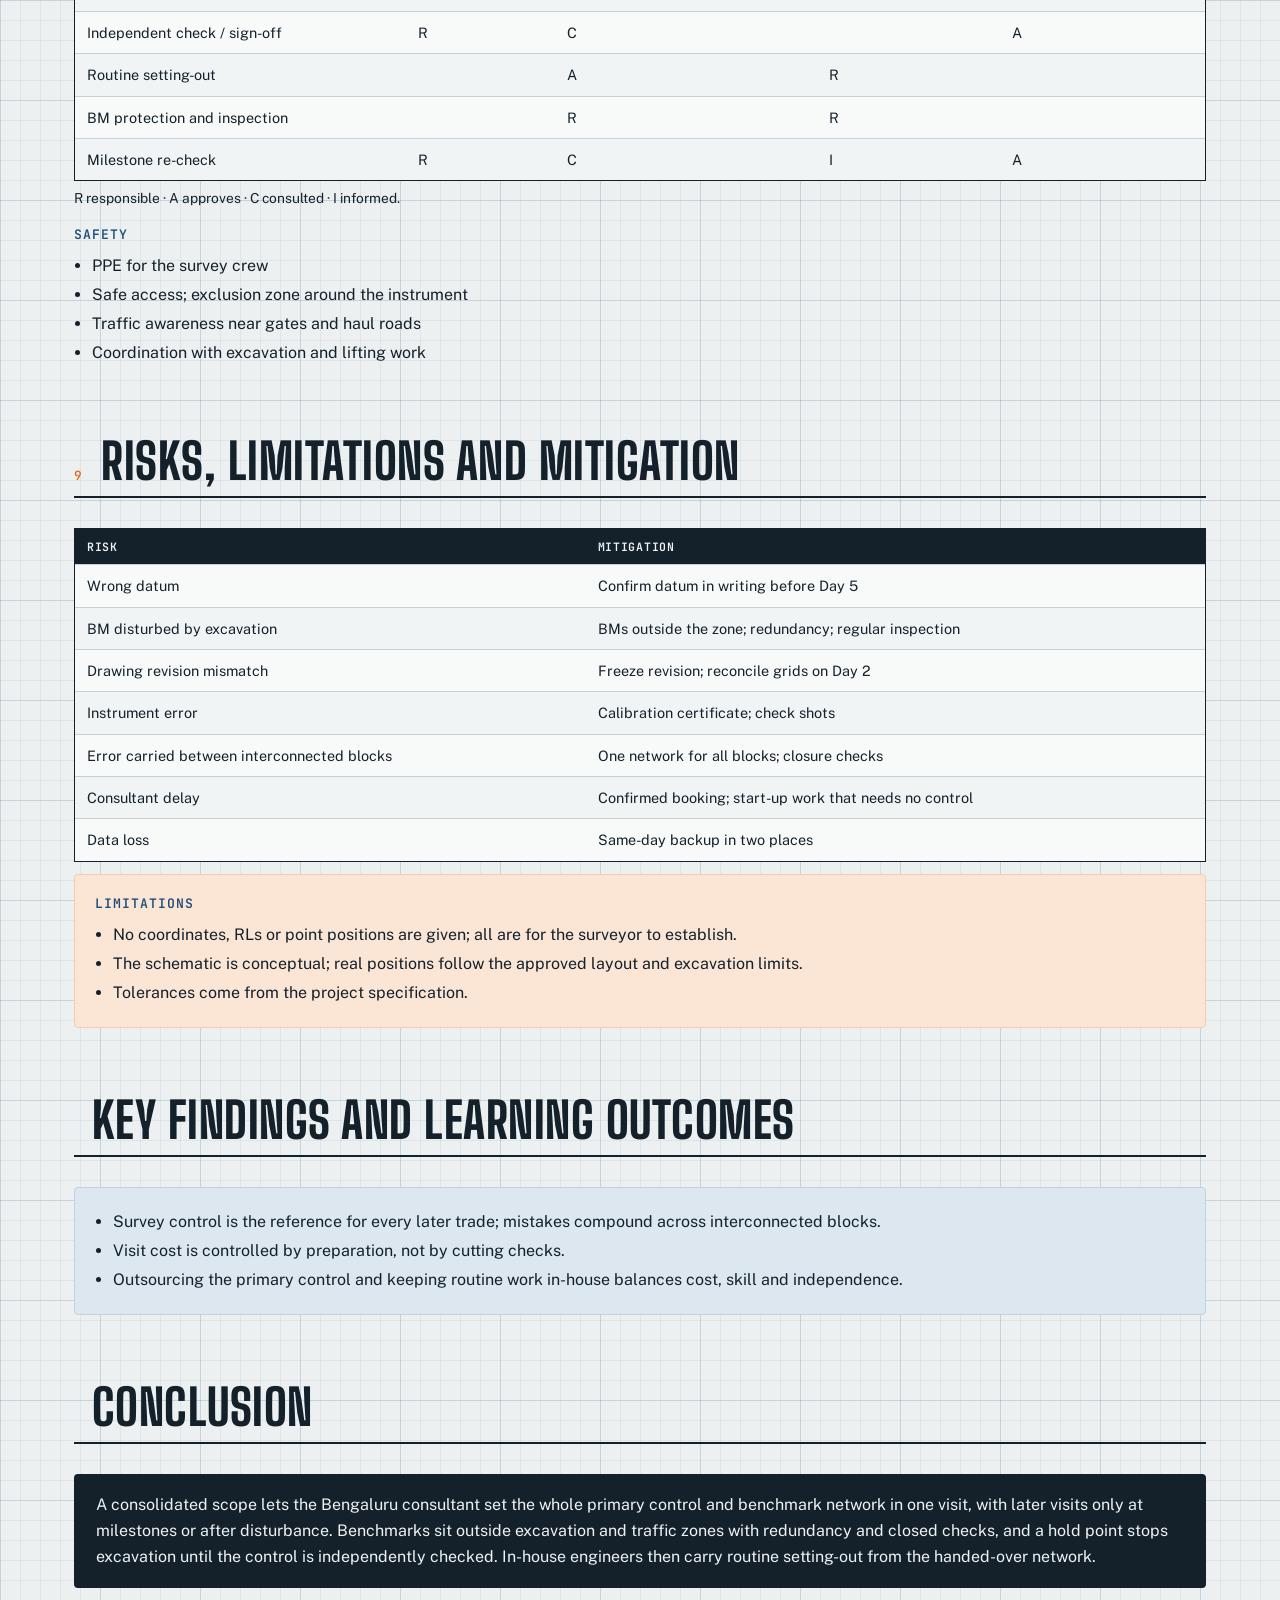
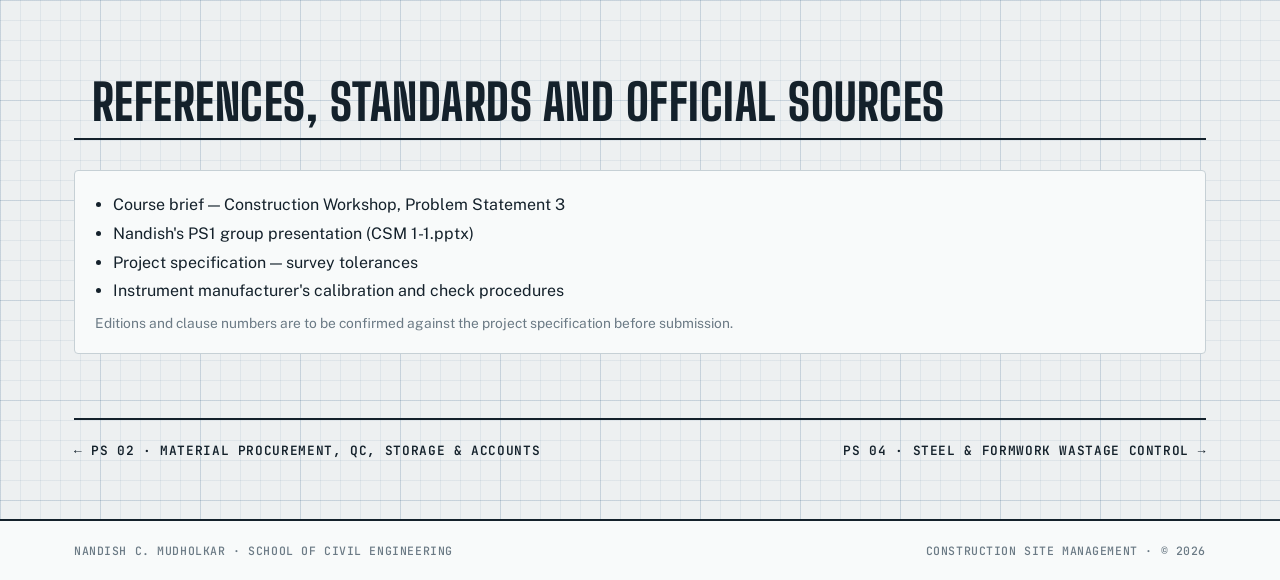
<file: work/ps3.html>
<!DOCTYPE html>
<html lang="en">
<head>
<meta charset="utf-8">
<meta name="viewport" content="width=device-width, initial-scale=1">
<title>PS 03 · Surveying Plan &amp;amp; Benchmark Control — Nandish C. Mudholkar</title>
<meta name="description" content="Develop a surveying plan for the site and a system to manage in-house engineers and outsourced work.">
<link rel="icon" href="data:image/svg+xml,%3Csvg xmlns='http://www.w3.org/2000/svg' viewBox='0 0 32 32'%3E%3Crect x='2' y='2' width='28' height='28' fill='none' stroke='%2314212B' stroke-width='4'/%3E%3Crect x='9' y='9' width='14' height='14' fill='%23E0661A'/%3E%3C/svg%3E">

<link rel="stylesheet" href="../assets/css/style.css">
</head>
<body>
<header class="topbar"><div class="wrap"><a class="brand" href="../index.html"><span class="mark"></span><span data-fill="firstName">Nandish</span></a><button class="menu-btn" aria-label="Menu">Menu</button><nav class="nav"><a href="../index.html" class="">Home</a><a href="../index.html#about" class="">About</a><a href="../index.html#workshop" class="on">Workshop</a><a href="../index.html#gallery" class="">Gallery</a><a href="../index.html#contact" class="">Contact</a></nav></div></header>
<main>

<div class="wrap ps-head">
  <div class="crumbs"><a href="../index.html">Home</a> / <a href="../index.html#workshop">Construction Site Management</a> / Problem Statement 03</div>
  <div class="mono" style="margin-top:8px;color:var(--ink-2)">Portfolio of Nandish C. Mudholkar · Roll No. 110 · USN 01FE23BCV025 · School of Civil Engineering, KLE Technological University</div>
  <h1><small>Problem Statement 03</small>Surveying Plan &amp; Benchmark Control</h1>
  <p class="theme"><b>Theme —</b> Develop a surveying plan for the site and a system to manage in-house engineers and outsourced work.</p>
  <div class="titleblock"><div><label>Drg no.</label><span>PS-03</span></div><div><label>Project</label><span>Shopping mall</span></div><div><label>Lead time</label><span>5 days</span></div><div><label>Sheet</label><span>3 of 6</span></div><div><label>Status</label><span>Individual work</span></div></div>
  <div class="toc"><a href="#statement">Statement</a><a href="#context">Context</a><a href="#objectives">Objectives</a><a href="#meeting">MoM</a><a href="#data">Data</a><a href="#approach">Approach</a><a href="#analysis">Analysis</a><a href="#plan">Plan</a><a href="#risks">Risks</a><a href="#learning">Learning</a><a href="#conclusion">Conclusion</a><a href="#refs">References</a></div>
</div>
<div class="wrap ps-body">
<section id="statement" class="rv"><div class="sec-head"><span class="no">1</span><h2>Problem statement</h2></div><div class="card ink"><h4 style="color:#F6B07E">Official theme</h4><p style="margin:0 0 10px">To develop a surveying plan for a particular site and a system to manage in-house engineers and outsourced work.</p>
<div style="opacity:.92"><p>The project execution will start in 5 days. The survey work is
outsourced to a Bengaluru-based surveying consultant. Their team
equipped with the total station will be traveling to Hubballi for the
permanent benchmark location and marking purpose. Using the site layout
plan, mark the important benchmark locations throughout the site and
mark the RLs when the surveying team arrives. Please keep in mind the
surveying team charges Rs.10,000 plus travel and stay expenses every
time they come down to the site. Plan your surveying work accordingly to
minimize the expenses.</p>
<p>Furthermore, if your site has qualified civil engineers, why did your
company outsource the surveying work. Brainstorm the possible
reasons.</p></div><p class="small" style="opacity:.7;margin:10px 0 0">Official wording from the course brief (Construction Workshop problem statements).</p></div><div style="margin-top:16px"><div class="slot"><figure class="ph  contain" data-src="../images/ps3/illustration-survey.png" data-label="Total station, protected benchmark and levelling staff — Illustrative image — not an actual photograph of Nandish&#x27;s project/site."></figure><div class="cap"><span class="tag ok">FIGURE</span> Total station, protected benchmark and levelling staff — Illustrative image — not an actual photograph of Nandish's project/site.</div></div></div></section><section id="context" class="rv"><div class="sec-head"><span class="no">2</span><h2>Project context</h2></div>
<p>Seven interconnected blocks and three underground parking levels on 8 acres <span class="pill g">PS1</span> mean every block, pathway and basement must sit on <b>one</b> control network. An error in one block's grid carries into the connecting pathways and the next block.
No site coordinates, dimensions, RLs, grid spacing or benchmark values are given in the source material, so none are stated here.</p>
<p class="small" style="margin:6px 0 18px">Labels used on this page: <span class="pill g">given</span> fact from the assignment or PS1 · <span class="pill a">assumption</span> planning assumption · <span class="pill a">illustrative</span> example, not project data · <span class="pill b">proposal</span> what we propose · <span class="pill r">verify</span> needs checking</p></section><section id="objectives" class="rv"><div class="sec-head"><span class="no">3</span><h2>Objectives and scope</h2></div>
<div class="grid g2">
<div class="card blue"><h4>Objectives</h4><ul class="tight"><li>Reliable horizontal and vertical control before excavation</li><li>Permanent benchmarks that survive basement excavation</li><li>Fewest possible consultant visits</li><li>Routine setting-out and checks done in-house</li></ul></div>
<div class="card green"><h4>Scope</h4><ul class="tight"><li>Pre-survey preparation</li><li>Control network and benchmarks</li><li>Equipment and calibration</li><li>Outsourcing strategy and visit plan</li><li>Survey sequence and QA hold point</li><li>Safety, risks and responsibilities</li></ul></div>
</div></section><section id="meeting" class="rv"><div class="sec-head"><span class="no">4</span><h2>Team meeting — minutes of meeting</h2></div>
<div class="mom">
  <div class="mom-head"><div><span class="mono" style="color:var(--orange)">Minutes of Meeting — PS3</span>
  <h3 style="margin:4px 0 6px">Surveying plan and benchmark control</h3></div>
  <span class="badge">Draft MoM prepared for portfolio documentation — verify against actual team discussion before submission.</span></div>
  <div class="grid g2" style="margin-top:14px">
    <div class="card"><div class="tbl-wrap "><table><thead><tr><th class="">Field</th><th class="">Entry</th></tr></thead><tbody><tr><td class="">Meeting number</td><td class="">[e.g. Meeting X]</td></tr><tr><td class="">Problem statement</td><td class="">Surveying plan and benchmark control</td></tr><tr><td class="">Date</td><td class="">[To be filled / verified]</td></tr><tr><td class="">Time</td><td class="">[To be filled / verified]</td></tr><tr><td class="">Mode / location</td><td class="">[To be filled / verified]</td></tr><tr><td class="">Members present</td><td class="">[Only confirmed names]</td></tr><tr><td class="">Next meeting</td><td class="">[To be confirmed]</td></tr></tbody></table></div></div>
    <div class="card"><h4>Agenda</h4><ol class="tight"><li>Understand the problem statement and required deliverables.</li><li>Review PS1 project information relevant to this problem.</li><li>Identify missing data and evidence required.</li><li>Discuss the proposed technical approach.</li><li>Allocate responsibilities and deadlines.</li><li>Consolidated scope for the consultant's visit</li><li>In-house checks between visits</li></ol></div>
  </div>
  <h4 style="margin-top:16px">Discussion points (proposed — to be confirmed)</h4><ul class="tight"><li>Documents needed before Day 5: approved drawings, boundary records, datum, utilities</li><li>Benchmark positions outside likely excavation and traffic zones</li><li>What can be bundled into one visit; what triggers a second visit</li><li>Why the company outsources survey even with qualified engineers</li></ul>
  <div class="card green" style="margin-top:12px"><h4>Decisions — proposed, not yet taken</h4><ul class="tight"><li>Prepare a consolidated scope before booking the consultant</li><li>Consultant sets primary control; in-house engineers do routine checks after handover</li><li>Hold point: no excavation until control is checked and the survey report signed</li></ul></div>
  <h4 style="margin-top:16px">Action items</h4><div class="tbl-wrap "><table><thead><tr><th class="">Task</th><th class="">Responsible member</th><th class="">Due date</th><th class="">Status</th></tr></thead><tbody><tr><td class="">Collect and freeze drawings and boundary records</td><td class="">[Confirmed member]</td><td class="">[Date]</td><td class="">[Open]</td></tr><tr><td class="">Draft consolidated survey scope and visit checklist</td><td class="">[Confirmed member]</td><td class="">[Date]</td><td class="">[Open]</td></tr><tr><td class="">Confirm consultant date, travel and stay quotation</td><td class="">[Confirmed member]</td><td class="">[Date]</td><td class="">[Open]</td></tr><tr><td class="">Arrange access, monuments and helpers</td><td class="">[Confirmed member]</td><td class="">[Date]</td><td class="">[Open]</td></tr><tr><td class="">Receive and check the handover package</td><td class="">[Confirmed member]</td><td class="">[Date]</td><td class="">[Open]</td></tr></tbody></table></div>
  
</div></section><section id="data" class="rv"><div class="sec-head"><span class="no">5</span><h2>Data collected and source information</h2></div>
<div class="tbl-wrap "><table><thead><tr><th class="">Item</th><th class="">Source</th><th class="">Status</th></tr></thead><tbody><tr><td class="">Site area, blocks, parking levels</td><td class="">Brief + PS1</td><td class="">Available <span class="pill g">given</span></td></tr><tr><td class="">Consultant fee ₹10,000 per visit + travel and stay</td><td class="">Course brief</td><td class="">Given <span class="pill g">given</span> — not a quotation</td></tr><tr><td class="">Approved architectural / structural drawings</td><td class="">Design team</td><td class=""><span class="fill">[Data required]</span></td></tr><tr><td class="">Boundary records / topographic survey</td><td class="">Owner / revenue records</td><td class=""><span class="fill">[Data required]</span></td></tr><tr><td class="">Datum and coordinate system</td><td class="">Consultant / authority</td><td class=""><span class="fill">[Data required]</span></td></tr><tr><td class="">Utilities</td><td class="">Survey / authority</td><td class=""><span class="fill">[Data required]</span></td></tr><tr><td class="">Tolerances</td><td class="">Project specification</td><td class=""><span class="fill">[Data required]</span></td></tr></tbody></table></div></section><section id="approach" class="rv"><div class="sec-head"><span class="no">6</span><h2>Technical approach — survey workflow</h2></div>
<div class="slot"><figure class="ph  contain" data-src="../images/ps3/survey-workflow.png" data-label="Survey workflow with excavation hold point — Conceptual / proposed arrangement"></figure><div class="cap"><span class="tag ok">FIGURE</span> Survey workflow with excavation hold point — Conceptual / proposed arrangement</div></div>
<div class="grid g2" style="margin-top:14px">
<div class="card blue"><h4>Pre-survey preparation</h4><ul class="tight"><li>Approved drawings with revision numbers</li><li>Site boundary records and any topographic survey</li><li>Utility information</li><li>Reconnaissance, access and safety plan</li><li>Confirm datum, coordinate system, units and drawing revision</li></ul></div>
<div class="card green"><h4>Equipment</h4><ul class="tight"><li>Total station — traversing, coordinates, grid lines, structural positions</li><li>Auto / digital level — transferring and checking levels</li><li>GNSS only where suitable; urban obstruction limits accuracy</li><li>Calibration certificates, instrument checks, prism / rod checks, field book</li></ul></div>
</div></section><section id="analysis" class="rv"><div class="sec-head"><span class="no">7</span><h2>Detailed analysis</h2></div>
<h4>7.1 Control network and benchmarks</h4>
<div class="slot"><figure class="ph  contain" data-src="../images/ps3/control-schematic.png" data-label="Control points and permanent benchmarks — Conceptual — not a measured survey"></figure><div class="cap"><span class="tag ok">FIGURE</span> Control points and permanent benchmarks — Conceptual — not a measured survey</div></div>
<ul class="tight"><li>Primary control stations with coordinates; permanent BMs at safe, accessible places outside zones likely to be disturbed</li><li>Protected reference points and backup / check points</li><li>Each point recorded with description, coordinates / RL, photograph, sketch and installation date</li><li>Closed traverses and levelling loops back onto known points</li></ul>
<h4 style="margin-top:14px">Benchmark register (template)</h4>
<div class="tbl-wrap "><table><thead><tr><th class="">BM ID</th><th class="">Description</th><th class="">Easting</th><th class="">Northing</th><th class="">RL</th><th class="">Photo / sketch</th><th class="">Installed on</th><th class="">Check status</th></tr></thead><tbody><tr><td class=""><span class="fill">[Surveyor to establish]</span></td><td class="">[Location description]</td><td class=""><span class="fill">[Surveyor to establish]</span></td><td class=""><span class="fill">[Surveyor to establish]</span></td><td class=""><span class="fill">[Surveyor to establish]</span></td><td class="">[Insert]</td><td class="">[Date]</td><td class="">[Pending]</td></tr><tr><td class=""><span class="fill">[Surveyor to establish]</span></td><td class="">[Location description]</td><td class=""><span class="fill">[Surveyor to establish]</span></td><td class=""><span class="fill">[Surveyor to establish]</span></td><td class=""><span class="fill">[Surveyor to establish]</span></td><td class="">[Insert]</td><td class="">[Date]</td><td class="">[Pending]</td></tr><tr><td class=""><span class="fill">[Surveyor to establish]</span></td><td class="">[Location description]</td><td class=""><span class="fill">[Surveyor to establish]</span></td><td class=""><span class="fill">[Surveyor to establish]</span></td><td class=""><span class="fill">[Surveyor to establish]</span></td><td class="">[Insert]</td><td class="">[Date]</td><td class="">[Pending]</td></tr><tr><td class=""><span class="fill">[Surveyor to establish]</span></td><td class="">[Location description]</td><td class=""><span class="fill">[Surveyor to establish]</span></td><td class=""><span class="fill">[Surveyor to establish]</span></td><td class=""><span class="fill">[Surveyor to establish]</span></td><td class="">[Insert]</td><td class="">[Date]</td><td class="">[Pending]</td></tr></tbody></table></div>

<h4 style="margin-top:18px">7.2 Consultant cost and visit optimisation</h4>
<div class="eq">Consultant cost = (number of visits × ₹10,000) + travel + stay + any agreed charges</div>
<div class="tbl-wrap "><table><thead><tr><th class="">Visits</th><th class="num">Fee component</th><th class="">Travel + stay</th><th class="">Total</th></tr></thead><tbody><tr><td class="">1</td><td class="num">₹10,000</td><td class="">[Quoted T]</td><td class="">₹10,000 + T</td></tr><tr><td class="">2</td><td class="num">₹20,000</td><td class="">[2 × T]</td><td class="">₹20,000 + 2T</td></tr><tr><td class="">3</td><td class="num">₹30,000</td><td class="">[3 × T]</td><td class="">₹30,000 + 3T</td></tr></tbody></table></div>
<p class="small">Fee per the brief; travel and stay are not assumed. The quoted ₹10,000 is not claimed to include all expenses.</p>
<div class="grid g2" style="margin-top:10px">
<div class="card orange"><h4>Visit 1 — consolidated scope (proposed)</h4><ul class="tight"><li>Boundary verification</li><li>Primary control and all permanent BMs</li><li>Datum transfer and block grid reference lines</li><li>Excavation limits for basements</li><li>Independent check and signed handover</li></ul></div>
<div class="card blue"><h4>Between visits — in-house engineer</h4><ul class="tight"><li>Level transfer from BMs to work fronts</li><li>Offsets and routine setting-out from handed-over control</li><li>Daily check shots; BM inspection</li><li>Request a visit only at a milestone or if a BM is disturbed</li></ul></div>
</div>

<h4 style="margin-top:18px">7.3 Setting-out checklist</h4>
<div class="tbl-wrap "><table><thead><tr><th class="">Stage</th><th class="">Check before proceeding</th></tr></thead><tbody><tr><td class="">Basement / excavation</td><td class="">Limits, depths and shoring line against approved drawings</td></tr><tr><td class="">Foundations</td><td class="">Footing centres and levels from control; independent check</td></tr><tr><td class="">Columns</td><td class="">Centres and orientation; verticality on each lift</td></tr><tr><td class="">Floor levels</td><td class="">RL transferred from BMs; closed back on a second BM</td></tr><tr><td class="">As-built</td><td class="">Positions and levels recorded and signed</td></tr></tbody></table></div>

<h4 style="margin-top:18px">7.4 Why outsource — brainstorm</h4>
<div class="grid g3">
<div class="card blue"><h4>Equipment</h4><p>Calibrated total station and software without buying or maintaining them.</p></div>
<div class="card blue"><h4>Specialist skill</h4><p>Daily practice in traversing and coordinate work.</p></div>
<div class="card green"><h4>Independent check</h4><p>A third party verifies the control the whole project depends on.</p></div>
<div class="card green"><h4>Workload</h4><p>Site engineers are busiest at mobilisation.</p></div>
<div class="card orange"><h4>Liability</h4><p>Signed survey records from a responsible firm.</p></div>
<div class="card orange"><h4>Speed</h4><p>An experienced crew sets the network faster.</p></div>
</div></section><section id="plan" class="rv"><div class="sec-head"><span class="no">8</span><h2>Implementation plan</h2></div>
<h4>Five-day programme (proposed)</h4>
<div class="tbl-wrap "><table><thead><tr><th class="">Day</th><th class="">Work</th></tr></thead><tbody><tr><td class="">1</td><td class="">Collect drawings, boundary records, datum details; appoint an in-house survey coordinator</td></tr><tr><td class="">2</td><td class="">Reconcile grids and revisions; list every point the consultant must set</td></tr><tr><td class="">3</td><td class="">Confirm scope, date, travel and stay in writing</td></tr><tr><td class="">4</td><td class="">Clear lines of sight; prepare monuments, protection and helpers</td></tr><tr><td class="">5</td><td class="">Consultant establishes control and BMs, records RLs, hands over data</td></tr></tbody></table></div>
<h4 style="margin-top:14px">Responsibility matrix</h4>
<div class="tbl-wrap "><table><thead><tr><th class="">Task</th><th class="">Consultant</th><th class="">In-house coordinator</th><th class="">Site engineer</th><th class="">Project manager</th></tr></thead><tbody><tr><td class="">Scope and booking</td><td class="">C</td><td class="">R</td><td class="">C</td><td class="">A</td></tr><tr><td class="">Primary control and BMs</td><td class="">R</td><td class="">C</td><td class="">I</td><td class="">I</td></tr><tr><td class="">Independent check / sign-off</td><td class="">R</td><td class="">C</td><td class=""></td><td class="">A</td></tr><tr><td class="">Routine setting-out</td><td class=""></td><td class="">A</td><td class="">R</td><td class=""></td></tr><tr><td class="">BM protection and inspection</td><td class=""></td><td class="">R</td><td class="">R</td><td class=""></td></tr><tr><td class="">Milestone re-check</td><td class="">R</td><td class="">C</td><td class="">I</td><td class="">A</td></tr></tbody></table></div>
<p class="small">R responsible · A approves · C consulted · I informed.</p>
<h4 style="margin-top:14px">Safety</h4>
<ul class="tight"><li>PPE for the survey crew</li><li>Safe access; exclusion zone around the instrument</li><li>Traffic awareness near gates and haul roads</li><li>Coordination with excavation and lifting work</li></ul></section><section id="risks" class="rv"><div class="sec-head"><span class="no">9</span><h2>Risks, limitations and mitigation</h2></div>
<div class="tbl-wrap "><table><thead><tr><th class="">Risk</th><th class="">Mitigation</th></tr></thead><tbody><tr><td class="">Wrong datum</td><td class="">Confirm datum in writing before Day 5</td></tr><tr><td class="">BM disturbed by excavation</td><td class="">BMs outside the zone; redundancy; regular inspection</td></tr><tr><td class="">Drawing revision mismatch</td><td class="">Freeze revision; reconcile grids on Day 2</td></tr><tr><td class="">Instrument error</td><td class="">Calibration certificate; check shots</td></tr><tr><td class="">Error carried between interconnected blocks</td><td class="">One network for all blocks; closure checks</td></tr><tr><td class="">Consultant delay</td><td class="">Confirmed booking; start-up work that needs no control</td></tr><tr><td class="">Data loss</td><td class="">Same-day backup in two places</td></tr></tbody></table></div>
<div class="card orange" style="margin-top:12px"><h4>Limitations</h4><ul class="tight"><li>No coordinates, RLs or point positions are given; all are for the surveyor to establish.</li><li>The schematic is conceptual; real positions follow the approved layout and excavation limits.</li><li>Tolerances come from the project specification.</li></ul></div></section><section id="learning" class="rv"><div class="sec-head"><span class="no"></span><h2>Key findings and learning outcomes</h2></div><div class="card blue"><ul class="tight"><li>Survey control is the reference for every later trade; mistakes compound across interconnected blocks.</li><li>Visit cost is controlled by preparation, not by cutting checks.</li><li>Outsourcing the primary control and keeping routine work in-house balances cost, skill and independence.</li></ul></div></section><section id="conclusion" class="rv"><div class="sec-head"><span class="no"></span><h2>Conclusion</h2></div><div class="callout">A consolidated scope lets the Bengaluru consultant set the whole primary control and benchmark network in one visit, with later visits only at milestones or after disturbance.
Benchmarks sit outside excavation and traffic zones with redundancy and closed checks, and a hold point stops excavation until the control is independently checked. In-house engineers then carry routine setting-out from the handed-over network.</div></section><section id="refs" class="rv"><div class="sec-head"><span class="no"></span><h2>References, standards and official sources</h2></div><div class="card"><ul class="tight"><li>Course brief — Construction Workshop, Problem Statement 3</li><li>Nandish's PS1 group presentation (CSM 1-1.pptx)</li><li>Project specification — survey tolerances</li><li>Instrument manufacturer's calibration and check procedures</li></ul><p class="small muted" style="margin:8px 0 0">Editions and clause numbers are to be confirmed against the project specification before submission.</p></div></section>
<div class="pager"><a href="ps2.html">← PS 02 · Material Procurement, QC, Storage & Accounts</a><a href="ps4.html">PS 04 · Steel & Formwork Wastage Control →</a></div>
</div>
</main>
<footer><div class="wrap"><span><span data-fill="fullName">Nandish C. Mudholkar</span> · <span data-fill="program"></span></span>
<span>Construction Site Management · © <span data-year></span></span></div></footer>
<script src="../assets/js/config.js"></script>
<script src="../assets/js/site.js"></script>
</body>
</html>
</file>
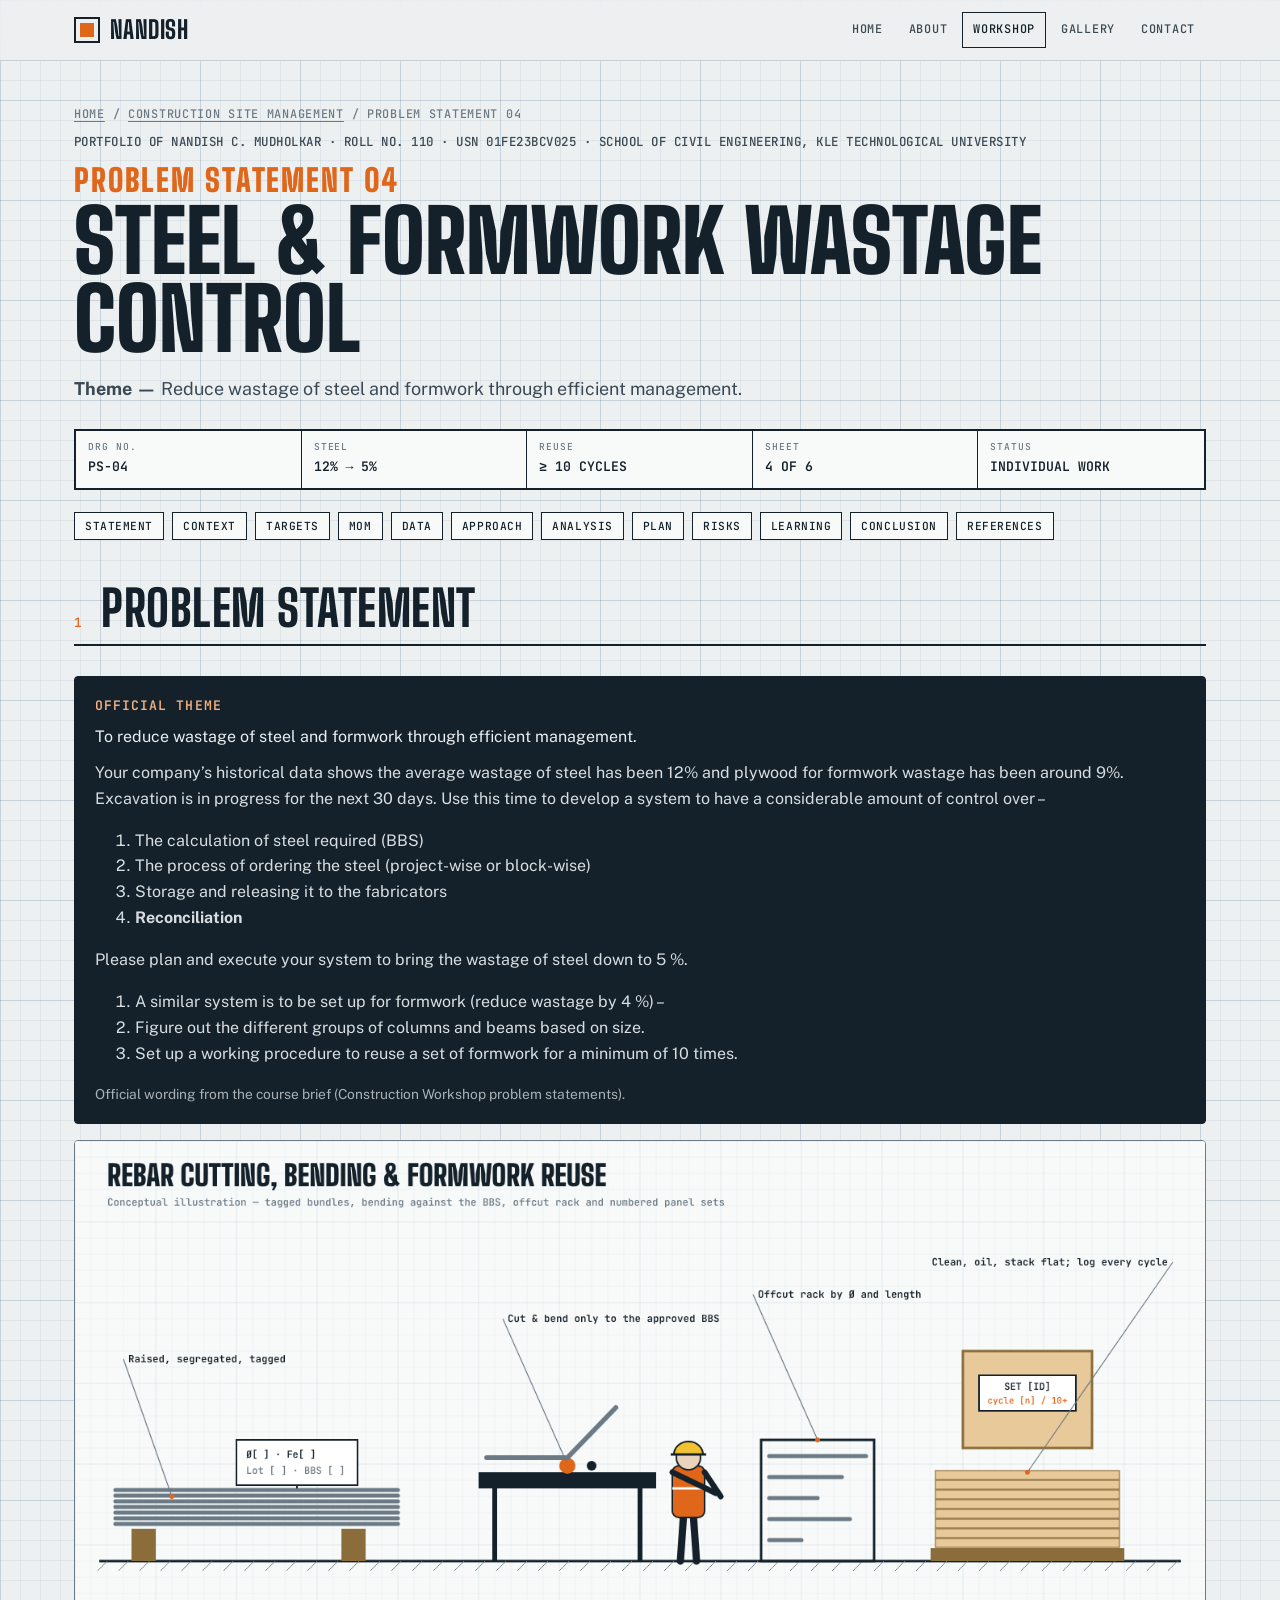
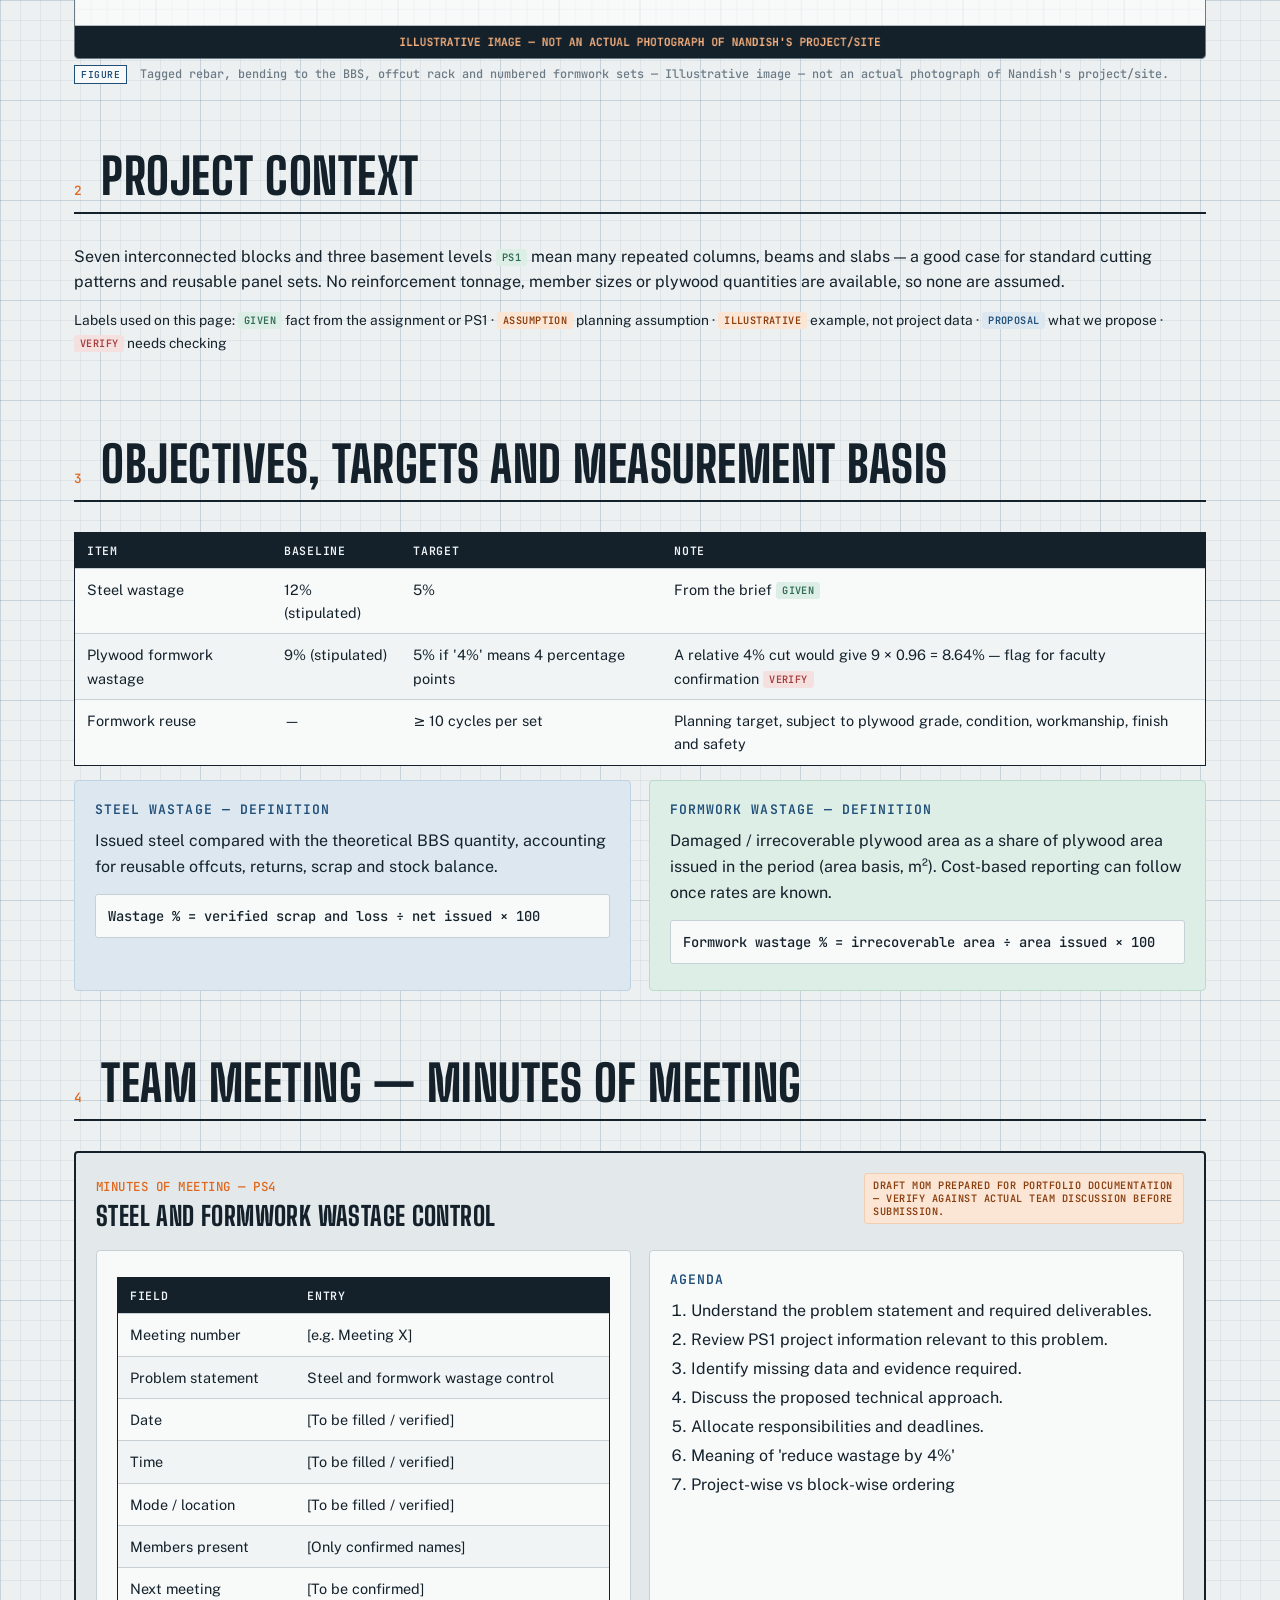
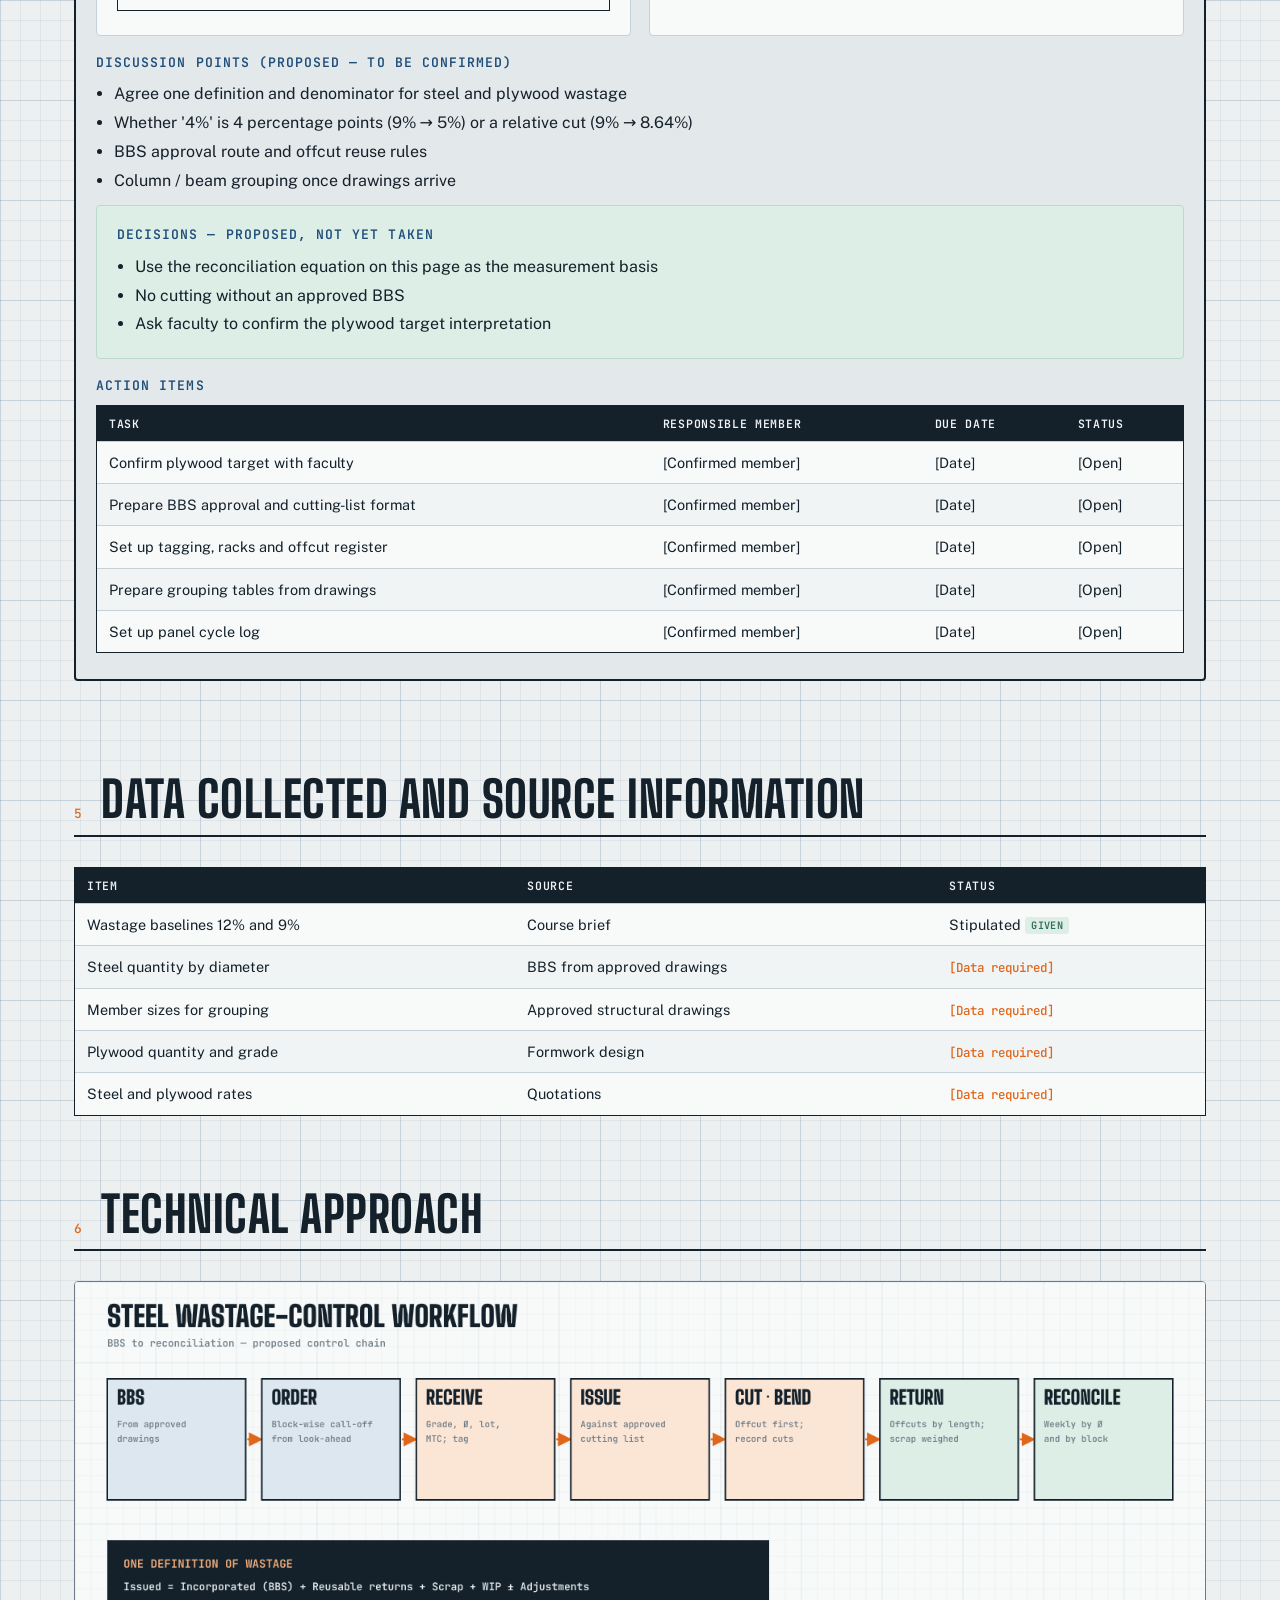
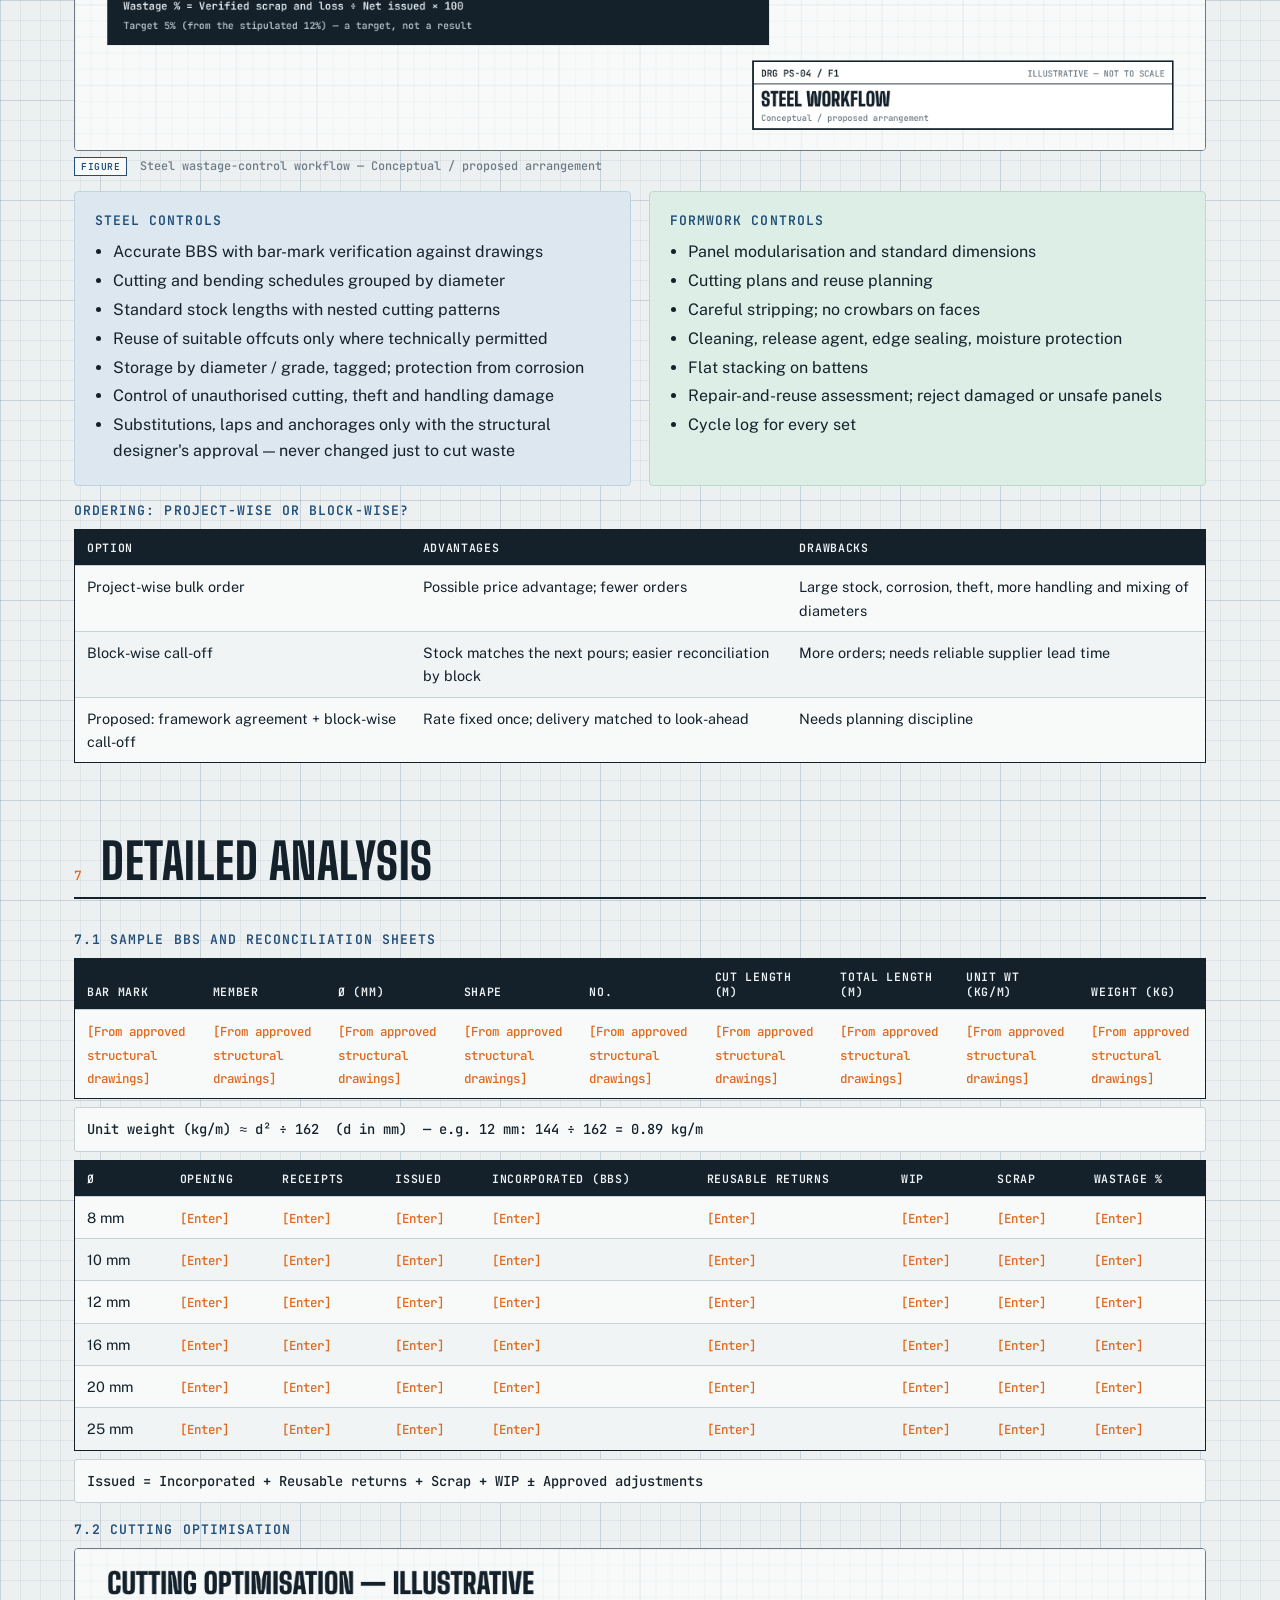
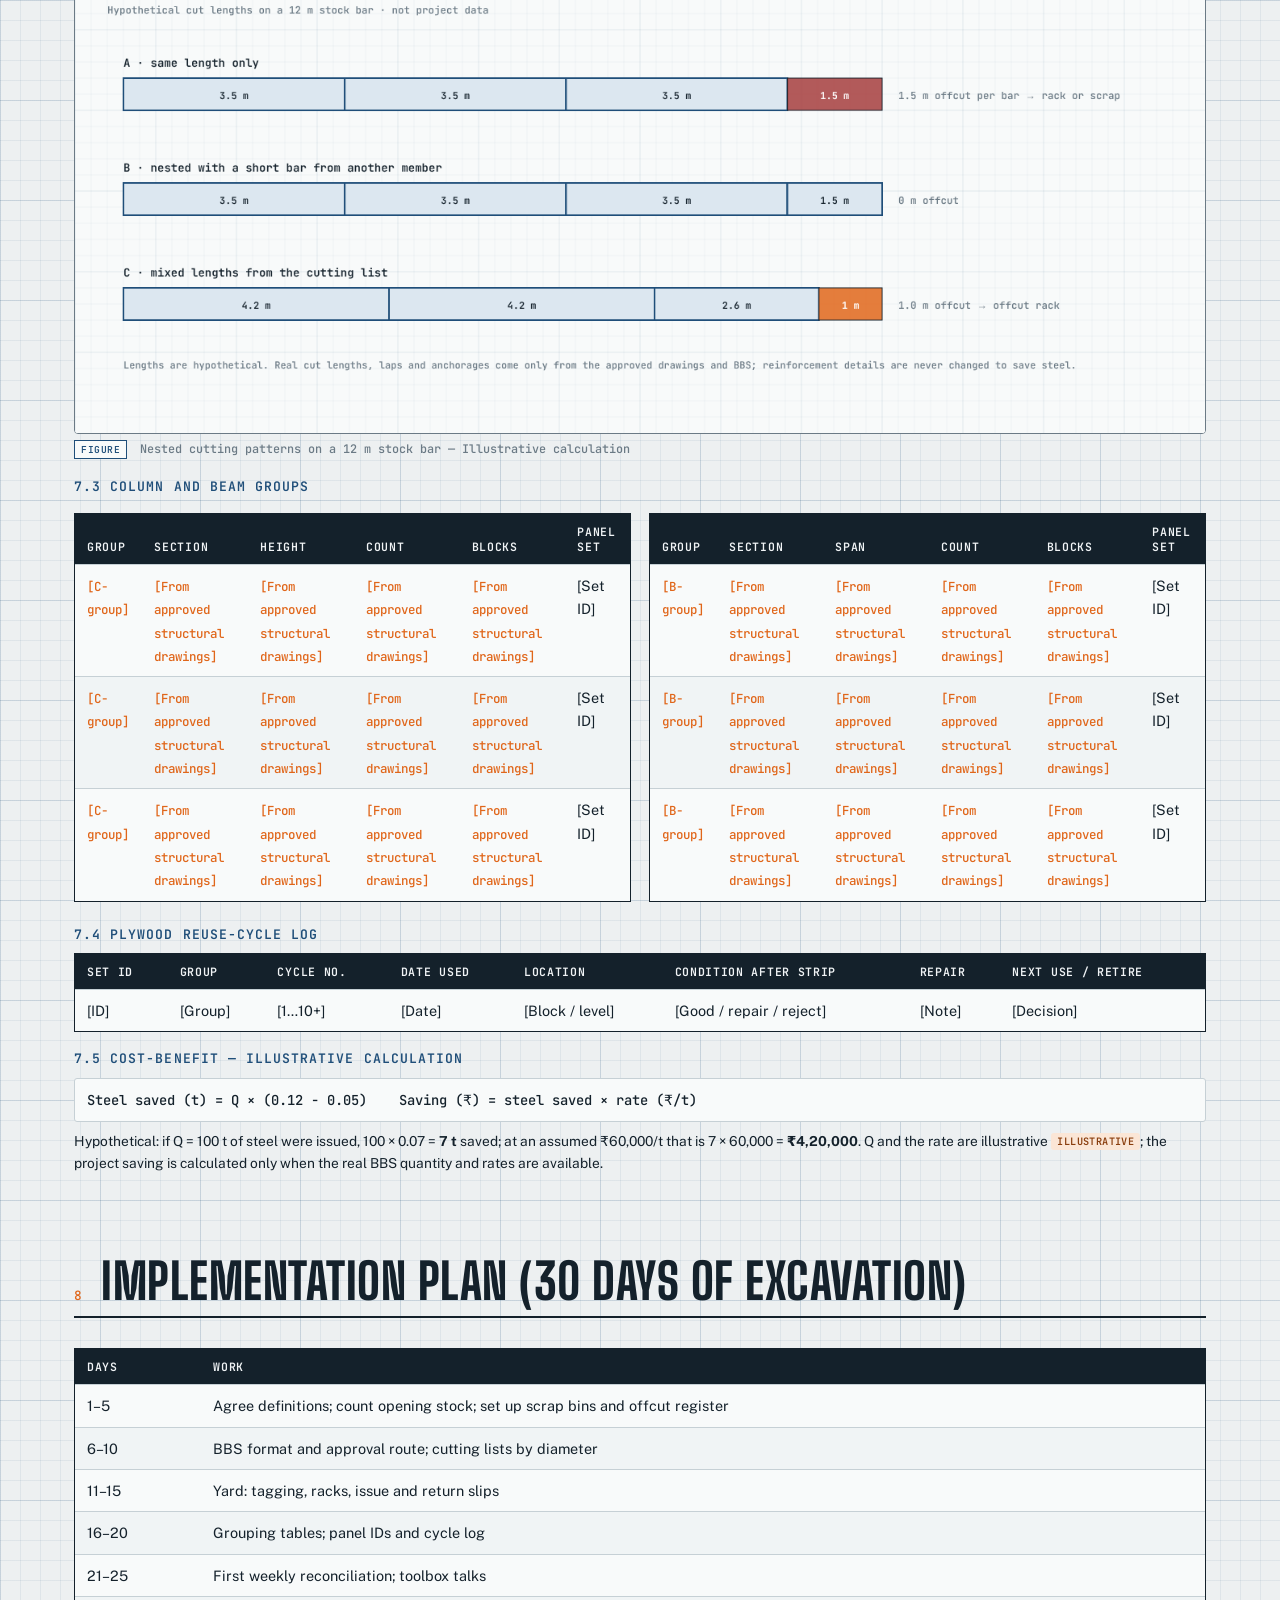
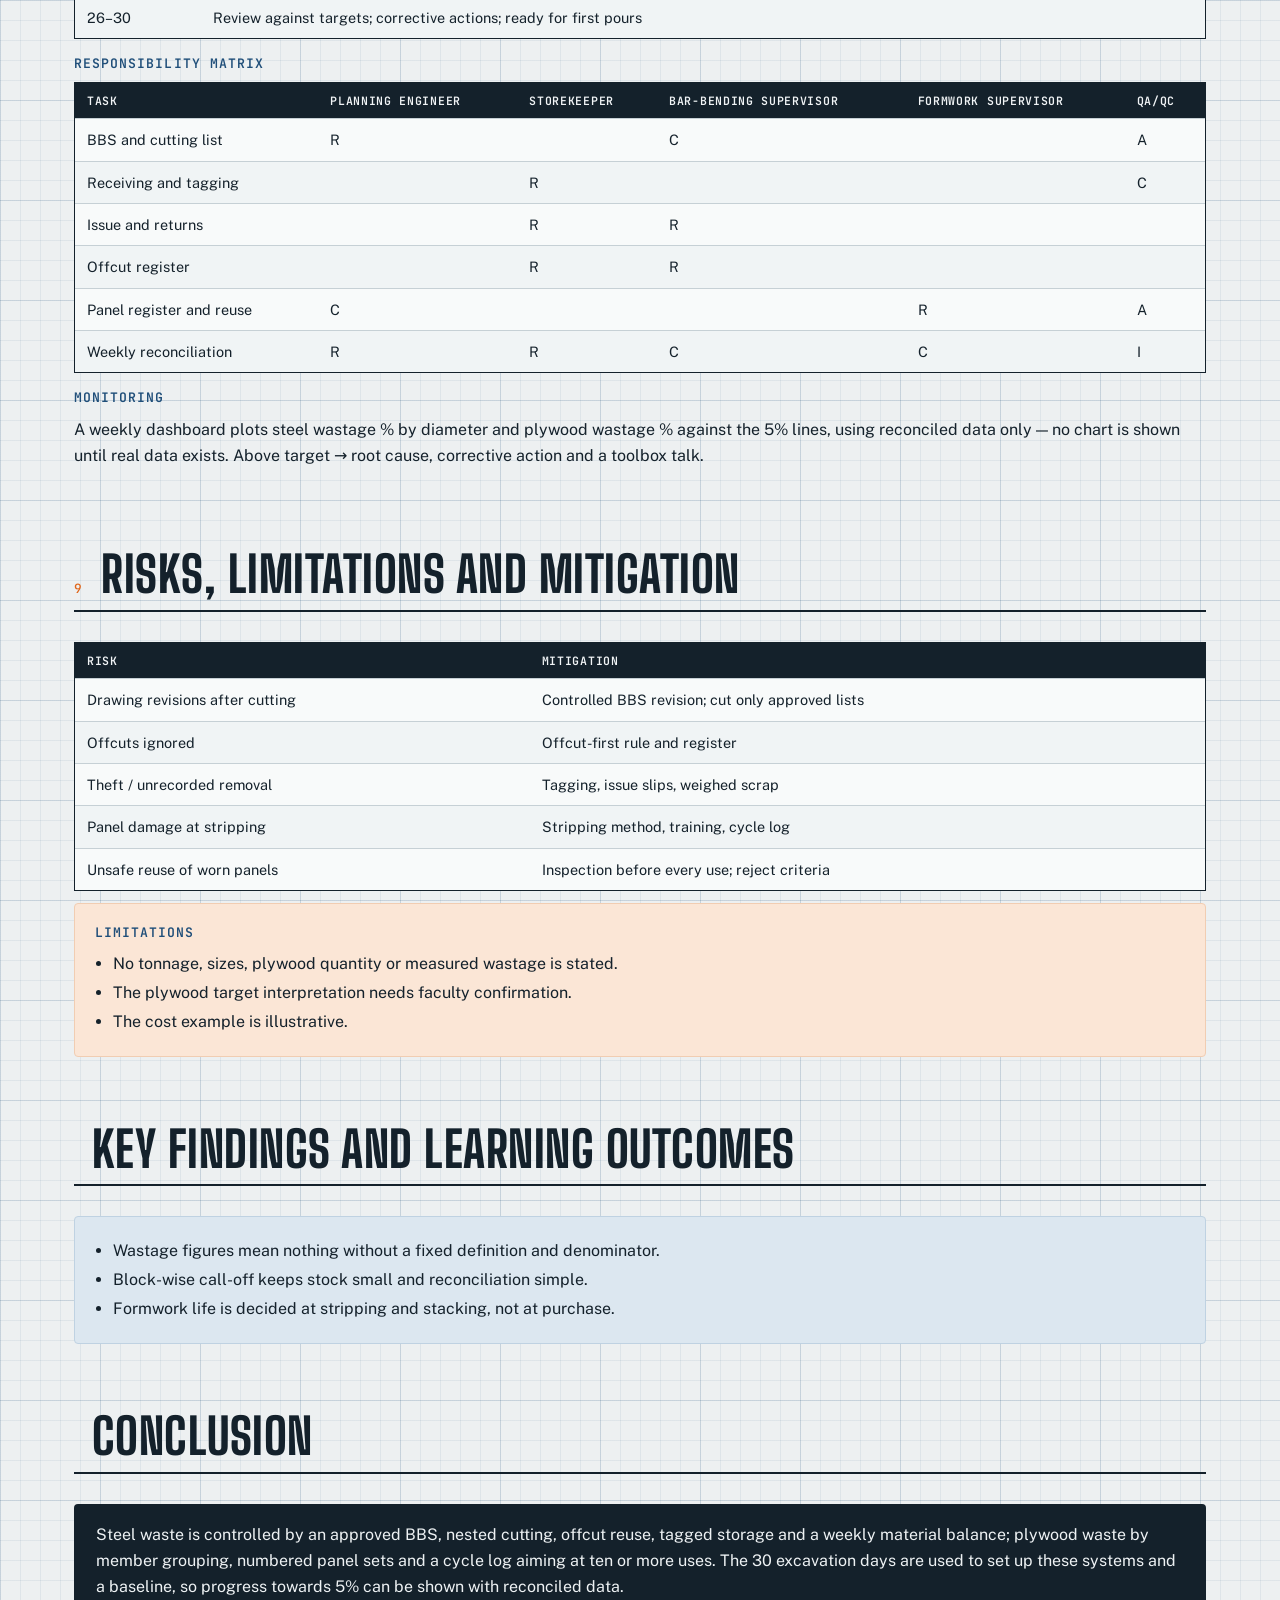
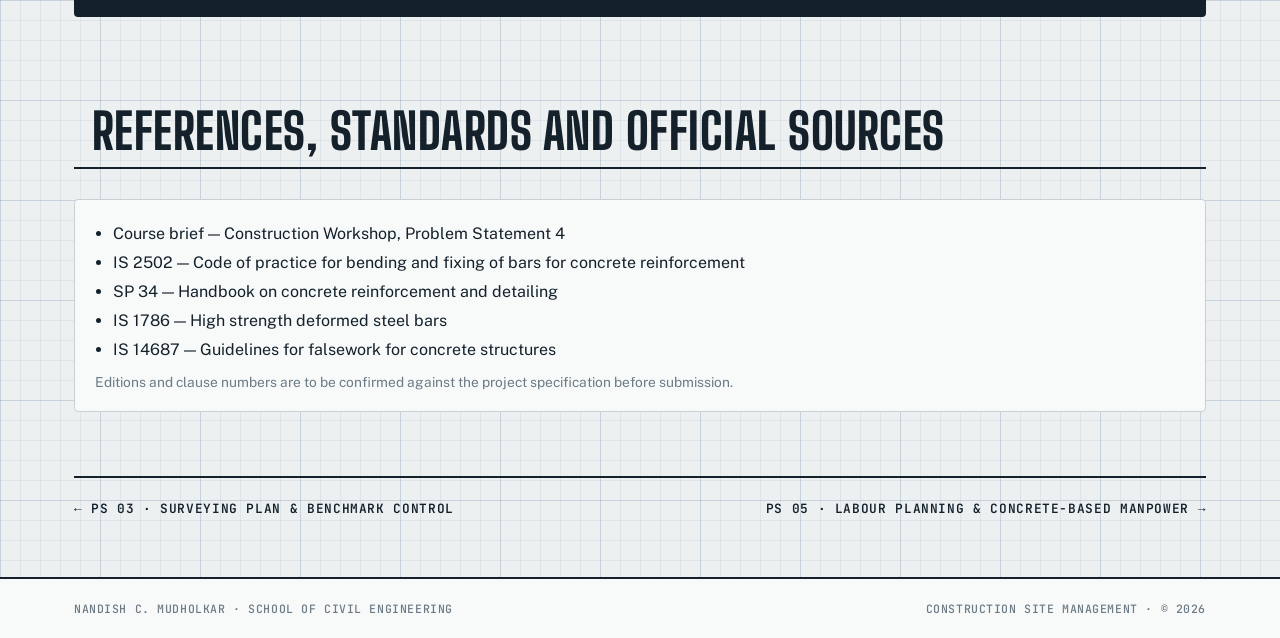
<file: work/ps4.html>
<!DOCTYPE html>
<html lang="en">
<head>
<meta charset="utf-8">
<meta name="viewport" content="width=device-width, initial-scale=1">
<title>PS 04 · Steel &amp;amp; Formwork Wastage Control — Nandish C. Mudholkar</title>
<meta name="description" content="Reduce wastage of steel and formwork through efficient management.">
<link rel="icon" href="data:image/svg+xml,%3Csvg xmlns='http://www.w3.org/2000/svg' viewBox='0 0 32 32'%3E%3Crect x='2' y='2' width='28' height='28' fill='none' stroke='%2314212B' stroke-width='4'/%3E%3Crect x='9' y='9' width='14' height='14' fill='%23E0661A'/%3E%3C/svg%3E">

<link rel="stylesheet" href="../assets/css/style.css">
</head>
<body>
<header class="topbar"><div class="wrap"><a class="brand" href="../index.html"><span class="mark"></span><span data-fill="firstName">Nandish</span></a><button class="menu-btn" aria-label="Menu">Menu</button><nav class="nav"><a href="../index.html" class="">Home</a><a href="../index.html#about" class="">About</a><a href="../index.html#workshop" class="on">Workshop</a><a href="../index.html#gallery" class="">Gallery</a><a href="../index.html#contact" class="">Contact</a></nav></div></header>
<main>

<div class="wrap ps-head">
  <div class="crumbs"><a href="../index.html">Home</a> / <a href="../index.html#workshop">Construction Site Management</a> / Problem Statement 04</div>
  <div class="mono" style="margin-top:8px;color:var(--ink-2)">Portfolio of Nandish C. Mudholkar · Roll No. 110 · USN 01FE23BCV025 · School of Civil Engineering, KLE Technological University</div>
  <h1><small>Problem Statement 04</small>Steel &amp; Formwork Wastage Control</h1>
  <p class="theme"><b>Theme —</b> Reduce wastage of steel and formwork through efficient management.</p>
  <div class="titleblock"><div><label>Drg no.</label><span>PS-04</span></div><div><label>Steel</label><span>12% → 5%</span></div><div><label>Reuse</label><span>≥ 10 cycles</span></div><div><label>Sheet</label><span>4 of 6</span></div><div><label>Status</label><span>Individual work</span></div></div>
  <div class="toc"><a href="#statement">Statement</a><a href="#context">Context</a><a href="#objectives">Targets</a><a href="#meeting">MoM</a><a href="#data">Data</a><a href="#approach">Approach</a><a href="#analysis">Analysis</a><a href="#plan">Plan</a><a href="#risks">Risks</a><a href="#learning">Learning</a><a href="#conclusion">Conclusion</a><a href="#refs">References</a></div>
</div>
<div class="wrap ps-body">
<section id="statement" class="rv"><div class="sec-head"><span class="no">1</span><h2>Problem statement</h2></div><div class="card ink"><h4 style="color:#F6B07E">Official theme</h4><p style="margin:0 0 10px">To reduce wastage of steel and formwork through efficient management.</p>
<div style="opacity:.92"><p>Your company’s historical data shows the average wastage of steel has
been 12% and plywood for formwork wastage has been around 9%. Excavation
is in progress for the next 30 days. Use this time to develop a system
to have a considerable amount of control over –</p>
<ol type="1">
<li><p>The calculation of steel required (BBS)</p></li>
<li><p>The process of ordering the steel (project-wise or
block-wise)</p></li>
<li><p>Storage and releasing it to the fabricators</p></li>
<li><p><strong>Reconciliation</strong></p></li>
</ol>
<p>Please plan and execute your system to bring the wastage of steel
down to 5 %.</p>
<ol type="1">
<li><p>A similar system is to be set up for formwork (reduce wastage by
4 %) –</p></li>
<li><p>Figure out the different groups of columns and beams based on
size.</p></li>
<li><p>Set up a working procedure to reuse a set of formwork for a
minimum of 10 times.</p></li>
</ol></div><p class="small" style="opacity:.7;margin:10px 0 0">Official wording from the course brief (Construction Workshop problem statements).</p></div><div style="margin-top:16px"><div class="slot"><figure class="ph  contain" data-src="../images/ps4/illustration-rebar-formwork.png" data-label="Tagged rebar, bending to the BBS, offcut rack and numbered formwork sets — Illustrative image — not an actual photograph of Nandish&#x27;s project/site."></figure><div class="cap"><span class="tag ok">FIGURE</span> Tagged rebar, bending to the BBS, offcut rack and numbered formwork sets — Illustrative image — not an actual photograph of Nandish's project/site.</div></div></div></section><section id="context" class="rv"><div class="sec-head"><span class="no">2</span><h2>Project context</h2></div>
<p>Seven interconnected blocks and three basement levels <span class="pill g">PS1</span> mean many repeated columns, beams and slabs — a good case for standard cutting patterns and reusable panel sets.
No reinforcement tonnage, member sizes or plywood quantities are available, so none are assumed.</p>
<p class="small" style="margin:6px 0 18px">Labels used on this page: <span class="pill g">given</span> fact from the assignment or PS1 · <span class="pill a">assumption</span> planning assumption · <span class="pill a">illustrative</span> example, not project data · <span class="pill b">proposal</span> what we propose · <span class="pill r">verify</span> needs checking</p></section><section id="objectives" class="rv"><div class="sec-head"><span class="no">3</span><h2>Objectives, targets and measurement basis</h2></div>
<div class="tbl-wrap "><table><thead><tr><th class="">Item</th><th class="">Baseline</th><th class="">Target</th><th class="">Note</th></tr></thead><tbody><tr><td class="">Steel wastage</td><td class="">12% (stipulated)</td><td class="">5%</td><td class="">From the brief <span class="pill g">given</span></td></tr><tr><td class="">Plywood formwork wastage</td><td class="">9% (stipulated)</td><td class="">5% if '4%' means 4 percentage points</td><td class="">A relative 4% cut would give 9 × 0.96 = 8.64% — flag for faculty confirmation <span class="pill r">verify</span></td></tr><tr><td class="">Formwork reuse</td><td class="">—</td><td class="">≥ 10 cycles per set</td><td class="">Planning target, subject to plywood grade, condition, workmanship, finish and safety</td></tr></tbody></table></div>
<div class="grid g2" style="margin-top:14px">
<div class="card blue"><h4>Steel wastage — definition</h4><p>Issued steel compared with the theoretical BBS quantity, accounting for reusable offcuts, returns, scrap and stock balance.</p><div class='eq'>Wastage % = verified scrap and loss ÷ net issued × 100</div></div>
<div class="card green"><h4>Formwork wastage — definition</h4><p>Damaged / irrecoverable plywood area as a share of plywood area issued in the period (area basis, m²). Cost-based reporting can follow once rates are known.</p><div class='eq'>Formwork wastage % = irrecoverable area ÷ area issued × 100</div></div>
</div></section><section id="meeting" class="rv"><div class="sec-head"><span class="no">4</span><h2>Team meeting — minutes of meeting</h2></div>
<div class="mom">
  <div class="mom-head"><div><span class="mono" style="color:var(--orange)">Minutes of Meeting — PS4</span>
  <h3 style="margin:4px 0 6px">Steel and formwork wastage control</h3></div>
  <span class="badge">Draft MoM prepared for portfolio documentation — verify against actual team discussion before submission.</span></div>
  <div class="grid g2" style="margin-top:14px">
    <div class="card"><div class="tbl-wrap "><table><thead><tr><th class="">Field</th><th class="">Entry</th></tr></thead><tbody><tr><td class="">Meeting number</td><td class="">[e.g. Meeting X]</td></tr><tr><td class="">Problem statement</td><td class="">Steel and formwork wastage control</td></tr><tr><td class="">Date</td><td class="">[To be filled / verified]</td></tr><tr><td class="">Time</td><td class="">[To be filled / verified]</td></tr><tr><td class="">Mode / location</td><td class="">[To be filled / verified]</td></tr><tr><td class="">Members present</td><td class="">[Only confirmed names]</td></tr><tr><td class="">Next meeting</td><td class="">[To be confirmed]</td></tr></tbody></table></div></div>
    <div class="card"><h4>Agenda</h4><ol class="tight"><li>Understand the problem statement and required deliverables.</li><li>Review PS1 project information relevant to this problem.</li><li>Identify missing data and evidence required.</li><li>Discuss the proposed technical approach.</li><li>Allocate responsibilities and deadlines.</li><li>Meaning of 'reduce wastage by 4%'</li><li>Project-wise vs block-wise ordering</li></ol></div>
  </div>
  <h4 style="margin-top:16px">Discussion points (proposed — to be confirmed)</h4><ul class="tight"><li>Agree one definition and denominator for steel and plywood wastage</li><li>Whether '4%' is 4 percentage points (9% → 5%) or a relative cut (9% → 8.64%)</li><li>BBS approval route and offcut reuse rules</li><li>Column / beam grouping once drawings arrive</li></ul>
  <div class="card green" style="margin-top:12px"><h4>Decisions — proposed, not yet taken</h4><ul class="tight"><li>Use the reconciliation equation on this page as the measurement basis</li><li>No cutting without an approved BBS</li><li>Ask faculty to confirm the plywood target interpretation</li></ul></div>
  <h4 style="margin-top:16px">Action items</h4><div class="tbl-wrap "><table><thead><tr><th class="">Task</th><th class="">Responsible member</th><th class="">Due date</th><th class="">Status</th></tr></thead><tbody><tr><td class="">Confirm plywood target with faculty</td><td class="">[Confirmed member]</td><td class="">[Date]</td><td class="">[Open]</td></tr><tr><td class="">Prepare BBS approval and cutting-list format</td><td class="">[Confirmed member]</td><td class="">[Date]</td><td class="">[Open]</td></tr><tr><td class="">Set up tagging, racks and offcut register</td><td class="">[Confirmed member]</td><td class="">[Date]</td><td class="">[Open]</td></tr><tr><td class="">Prepare grouping tables from drawings</td><td class="">[Confirmed member]</td><td class="">[Date]</td><td class="">[Open]</td></tr><tr><td class="">Set up panel cycle log</td><td class="">[Confirmed member]</td><td class="">[Date]</td><td class="">[Open]</td></tr></tbody></table></div>
  
</div></section><section id="data" class="rv"><div class="sec-head"><span class="no">5</span><h2>Data collected and source information</h2></div>
<div class="tbl-wrap "><table><thead><tr><th class="">Item</th><th class="">Source</th><th class="">Status</th></tr></thead><tbody><tr><td class="">Wastage baselines 12% and 9%</td><td class="">Course brief</td><td class="">Stipulated <span class="pill g">given</span></td></tr><tr><td class="">Steel quantity by diameter</td><td class="">BBS from approved drawings</td><td class=""><span class="fill">[Data required]</span></td></tr><tr><td class="">Member sizes for grouping</td><td class="">Approved structural drawings</td><td class=""><span class="fill">[Data required]</span></td></tr><tr><td class="">Plywood quantity and grade</td><td class="">Formwork design</td><td class=""><span class="fill">[Data required]</span></td></tr><tr><td class="">Steel and plywood rates</td><td class="">Quotations</td><td class=""><span class="fill">[Data required]</span></td></tr></tbody></table></div></section><section id="approach" class="rv"><div class="sec-head"><span class="no">6</span><h2>Technical approach</h2></div>
<div class="slot"><figure class="ph  contain" data-src="../images/ps4/steel-workflow.png" data-label="Steel wastage-control workflow — Conceptual / proposed arrangement"></figure><div class="cap"><span class="tag ok">FIGURE</span> Steel wastage-control workflow — Conceptual / proposed arrangement</div></div>
<div class="grid g2" style="margin-top:14px">
<div class="card blue"><h4>Steel controls</h4><ul class="tight"><li>Accurate BBS with bar-mark verification against drawings</li><li>Cutting and bending schedules grouped by diameter</li><li>Standard stock lengths with nested cutting patterns</li><li>Reuse of suitable offcuts only where technically permitted</li><li>Storage by diameter / grade, tagged; protection from corrosion</li><li>Control of unauthorised cutting, theft and handling damage</li><li>Substitutions, laps and anchorages only with the structural designer's approval — never changed just to cut waste</li></ul></div>
<div class="card green"><h4>Formwork controls</h4><ul class="tight"><li>Panel modularisation and standard dimensions</li><li>Cutting plans and reuse planning</li><li>Careful stripping; no crowbars on faces</li><li>Cleaning, release agent, edge sealing, moisture protection</li><li>Flat stacking on battens</li><li>Repair-and-reuse assessment; reject damaged or unsafe panels</li><li>Cycle log for every set</li></ul></div>
</div>
<h4 style="margin-top:14px">Ordering: project-wise or block-wise?</h4>
<div class="tbl-wrap "><table><thead><tr><th class="">Option</th><th class="">Advantages</th><th class="">Drawbacks</th></tr></thead><tbody><tr><td class="">Project-wise bulk order</td><td class="">Possible price advantage; fewer orders</td><td class="">Large stock, corrosion, theft, more handling and mixing of diameters</td></tr><tr><td class="">Block-wise call-off</td><td class="">Stock matches the next pours; easier reconciliation by block</td><td class="">More orders; needs reliable supplier lead time</td></tr><tr><td class="">Proposed: framework agreement + block-wise call-off</td><td class="">Rate fixed once; delivery matched to look-ahead</td><td class="">Needs planning discipline</td></tr></tbody></table></div></section><section id="analysis" class="rv"><div class="sec-head"><span class="no">7</span><h2>Detailed analysis</h2></div>
<h4>7.1 Sample BBS and reconciliation sheets</h4>
<div class="tbl-wrap "><table><thead><tr><th class="">Bar mark</th><th class="">Member</th><th class="">Ø (mm)</th><th class="">Shape</th><th class="">No.</th><th class="">Cut length (m)</th><th class="">Total length (m)</th><th class="">Unit wt (kg/m)</th><th class="">Weight (kg)</th></tr></thead><tbody><tr><td class=""><span class="fill">[From approved structural drawings]</span></td><td class=""><span class="fill">[From approved structural drawings]</span></td><td class=""><span class="fill">[From approved structural drawings]</span></td><td class=""><span class="fill">[From approved structural drawings]</span></td><td class=""><span class="fill">[From approved structural drawings]</span></td><td class=""><span class="fill">[From approved structural drawings]</span></td><td class=""><span class="fill">[From approved structural drawings]</span></td><td class=""><span class="fill">[From approved structural drawings]</span></td><td class=""><span class="fill">[From approved structural drawings]</span></td></tr></tbody></table></div>
<div class="eq">Unit weight (kg/m) ≈ d² ÷ 162 &nbsp;(d in mm) &nbsp;— e.g. 12 mm: 144 ÷ 162 = 0.89 kg/m</div>
<div class="tbl-wrap "><table><thead><tr><th class="">Ø</th><th class="">Opening</th><th class="">Receipts</th><th class="">Issued</th><th class="">Incorporated (BBS)</th><th class="">Reusable returns</th><th class="">WIP</th><th class="">Scrap</th><th class="">Wastage %</th></tr></thead><tbody><tr><td class="">8 mm</td><td class=""><span class="fill">[Enter]</span></td><td class=""><span class="fill">[Enter]</span></td><td class=""><span class="fill">[Enter]</span></td><td class=""><span class="fill">[Enter]</span></td><td class=""><span class="fill">[Enter]</span></td><td class=""><span class="fill">[Enter]</span></td><td class=""><span class="fill">[Enter]</span></td><td class=""><span class="fill">[Enter]</span></td></tr><tr><td class="">10 mm</td><td class=""><span class="fill">[Enter]</span></td><td class=""><span class="fill">[Enter]</span></td><td class=""><span class="fill">[Enter]</span></td><td class=""><span class="fill">[Enter]</span></td><td class=""><span class="fill">[Enter]</span></td><td class=""><span class="fill">[Enter]</span></td><td class=""><span class="fill">[Enter]</span></td><td class=""><span class="fill">[Enter]</span></td></tr><tr><td class="">12 mm</td><td class=""><span class="fill">[Enter]</span></td><td class=""><span class="fill">[Enter]</span></td><td class=""><span class="fill">[Enter]</span></td><td class=""><span class="fill">[Enter]</span></td><td class=""><span class="fill">[Enter]</span></td><td class=""><span class="fill">[Enter]</span></td><td class=""><span class="fill">[Enter]</span></td><td class=""><span class="fill">[Enter]</span></td></tr><tr><td class="">16 mm</td><td class=""><span class="fill">[Enter]</span></td><td class=""><span class="fill">[Enter]</span></td><td class=""><span class="fill">[Enter]</span></td><td class=""><span class="fill">[Enter]</span></td><td class=""><span class="fill">[Enter]</span></td><td class=""><span class="fill">[Enter]</span></td><td class=""><span class="fill">[Enter]</span></td><td class=""><span class="fill">[Enter]</span></td></tr><tr><td class="">20 mm</td><td class=""><span class="fill">[Enter]</span></td><td class=""><span class="fill">[Enter]</span></td><td class=""><span class="fill">[Enter]</span></td><td class=""><span class="fill">[Enter]</span></td><td class=""><span class="fill">[Enter]</span></td><td class=""><span class="fill">[Enter]</span></td><td class=""><span class="fill">[Enter]</span></td><td class=""><span class="fill">[Enter]</span></td></tr><tr><td class="">25 mm</td><td class=""><span class="fill">[Enter]</span></td><td class=""><span class="fill">[Enter]</span></td><td class=""><span class="fill">[Enter]</span></td><td class=""><span class="fill">[Enter]</span></td><td class=""><span class="fill">[Enter]</span></td><td class=""><span class="fill">[Enter]</span></td><td class=""><span class="fill">[Enter]</span></td><td class=""><span class="fill">[Enter]</span></td></tr></tbody></table></div>
<div class="eq">Issued = Incorporated + Reusable returns + Scrap + WIP ± Approved adjustments</div>
<h4 style="margin-top:16px">7.2 Cutting optimisation</h4>
<div class="slot"><figure class="ph  contain" data-src="../images/ps4/cutting-optimisation.png" data-label="Nested cutting patterns on a 12 m stock bar — Illustrative calculation"></figure><div class="cap"><span class="tag ok">FIGURE</span> Nested cutting patterns on a 12 m stock bar — Illustrative calculation</div></div>
<h4 style="margin-top:16px">7.3 Column and beam groups</h4>
<div class="grid g2">
<div><div class="tbl-wrap "><table><thead><tr><th class="">Group</th><th class="">Section</th><th class="">Height</th><th class="">Count</th><th class="">Blocks</th><th class="">Panel set</th></tr></thead><tbody><tr><td class=""><span class="fill">[C-group]</span></td><td class=""><span class="fill">[From approved structural drawings]</span></td><td class=""><span class="fill">[From approved structural drawings]</span></td><td class=""><span class="fill">[From approved structural drawings]</span></td><td class=""><span class="fill">[From approved structural drawings]</span></td><td class="">[Set ID]</td></tr><tr><td class=""><span class="fill">[C-group]</span></td><td class=""><span class="fill">[From approved structural drawings]</span></td><td class=""><span class="fill">[From approved structural drawings]</span></td><td class=""><span class="fill">[From approved structural drawings]</span></td><td class=""><span class="fill">[From approved structural drawings]</span></td><td class="">[Set ID]</td></tr><tr><td class=""><span class="fill">[C-group]</span></td><td class=""><span class="fill">[From approved structural drawings]</span></td><td class=""><span class="fill">[From approved structural drawings]</span></td><td class=""><span class="fill">[From approved structural drawings]</span></td><td class=""><span class="fill">[From approved structural drawings]</span></td><td class="">[Set ID]</td></tr></tbody></table></div></div>
<div><div class="tbl-wrap "><table><thead><tr><th class="">Group</th><th class="">Section</th><th class="">Span</th><th class="">Count</th><th class="">Blocks</th><th class="">Panel set</th></tr></thead><tbody><tr><td class=""><span class="fill">[B-group]</span></td><td class=""><span class="fill">[From approved structural drawings]</span></td><td class=""><span class="fill">[From approved structural drawings]</span></td><td class=""><span class="fill">[From approved structural drawings]</span></td><td class=""><span class="fill">[From approved structural drawings]</span></td><td class="">[Set ID]</td></tr><tr><td class=""><span class="fill">[B-group]</span></td><td class=""><span class="fill">[From approved structural drawings]</span></td><td class=""><span class="fill">[From approved structural drawings]</span></td><td class=""><span class="fill">[From approved structural drawings]</span></td><td class=""><span class="fill">[From approved structural drawings]</span></td><td class="">[Set ID]</td></tr><tr><td class=""><span class="fill">[B-group]</span></td><td class=""><span class="fill">[From approved structural drawings]</span></td><td class=""><span class="fill">[From approved structural drawings]</span></td><td class=""><span class="fill">[From approved structural drawings]</span></td><td class=""><span class="fill">[From approved structural drawings]</span></td><td class="">[Set ID]</td></tr></tbody></table></div></div>
</div>
<h4 style="margin-top:16px">7.4 Plywood reuse-cycle log</h4>
<div class="tbl-wrap "><table><thead><tr><th class="">Set ID</th><th class="">Group</th><th class="">Cycle no.</th><th class="">Date used</th><th class="">Location</th><th class="">Condition after strip</th><th class="">Repair</th><th class="">Next use / retire</th></tr></thead><tbody><tr><td class="">[ID]</td><td class="">[Group]</td><td class="">[1…10+]</td><td class="">[Date]</td><td class="">[Block / level]</td><td class="">[Good / repair / reject]</td><td class="">[Note]</td><td class="">[Decision]</td></tr></tbody></table></div>
<h4 style="margin-top:16px">7.5 Cost-benefit — illustrative calculation</h4>
<div class="eq">Steel saved (t) = Q × (0.12 − 0.05) &nbsp;&nbsp; Saving (₹) = steel saved × rate (₹/t)</div>
<p class="small">Hypothetical: if Q = 100 t of steel were issued, 100 × 0.07 = <b>7 t</b> saved; at an assumed ₹60,000/t that is 7 × 60,000 = <b>₹4,20,000</b>. Q and the rate are illustrative <span class="pill a">illustrative</span>; the project saving is calculated only when the real BBS quantity and rates are available.</p></section><section id="plan" class="rv"><div class="sec-head"><span class="no">8</span><h2>Implementation plan (30 days of excavation)</h2></div>
<div class="tbl-wrap "><table><thead><tr><th class="">Days</th><th class="">Work</th></tr></thead><tbody><tr><td class="">1–5</td><td class="">Agree definitions; count opening stock; set up scrap bins and offcut register</td></tr><tr><td class="">6–10</td><td class="">BBS format and approval route; cutting lists by diameter</td></tr><tr><td class="">11–15</td><td class="">Yard: tagging, racks, issue and return slips</td></tr><tr><td class="">16–20</td><td class="">Grouping tables; panel IDs and cycle log</td></tr><tr><td class="">21–25</td><td class="">First weekly reconciliation; toolbox talks</td></tr><tr><td class="">26–30</td><td class="">Review against targets; corrective actions; ready for first pours</td></tr></tbody></table></div>
<h4 style="margin-top:14px">Responsibility matrix</h4>
<div class="tbl-wrap "><table><thead><tr><th class="">Task</th><th class="">Planning engineer</th><th class="">Storekeeper</th><th class="">Bar-bending supervisor</th><th class="">Formwork supervisor</th><th class="">QA/QC</th></tr></thead><tbody><tr><td class="">BBS and cutting list</td><td class="">R</td><td class=""></td><td class="">C</td><td class=""></td><td class="">A</td></tr><tr><td class="">Receiving and tagging</td><td class=""></td><td class="">R</td><td class=""></td><td class=""></td><td class="">C</td></tr><tr><td class="">Issue and returns</td><td class=""></td><td class="">R</td><td class="">R</td><td class=""></td><td class=""></td></tr><tr><td class="">Offcut register</td><td class=""></td><td class="">R</td><td class="">R</td><td class=""></td><td class=""></td></tr><tr><td class="">Panel register and reuse</td><td class="">C</td><td class=""></td><td class=""></td><td class="">R</td><td class="">A</td></tr><tr><td class="">Weekly reconciliation</td><td class="">R</td><td class="">R</td><td class="">C</td><td class="">C</td><td class="">I</td></tr></tbody></table></div>
<h4 style="margin-top:14px">Monitoring</h4>
<p>A weekly dashboard plots steel wastage % by diameter and plywood wastage % against the 5% lines, using reconciled data only — no chart is shown until real data exists. Above target → root cause, corrective action and a toolbox talk.</p></section><section id="risks" class="rv"><div class="sec-head"><span class="no">9</span><h2>Risks, limitations and mitigation</h2></div>
<div class="tbl-wrap "><table><thead><tr><th class="">Risk</th><th class="">Mitigation</th></tr></thead><tbody><tr><td class="">Drawing revisions after cutting</td><td class="">Controlled BBS revision; cut only approved lists</td></tr><tr><td class="">Offcuts ignored</td><td class="">Offcut-first rule and register</td></tr><tr><td class="">Theft / unrecorded removal</td><td class="">Tagging, issue slips, weighed scrap</td></tr><tr><td class="">Panel damage at stripping</td><td class="">Stripping method, training, cycle log</td></tr><tr><td class="">Unsafe reuse of worn panels</td><td class="">Inspection before every use; reject criteria</td></tr></tbody></table></div>
<div class="card orange" style="margin-top:12px"><h4>Limitations</h4><ul class="tight"><li>No tonnage, sizes, plywood quantity or measured wastage is stated.</li><li>The plywood target interpretation needs faculty confirmation.</li><li>The cost example is illustrative.</li></ul></div></section><section id="learning" class="rv"><div class="sec-head"><span class="no"></span><h2>Key findings and learning outcomes</h2></div><div class="card blue"><ul class="tight"><li>Wastage figures mean nothing without a fixed definition and denominator.</li><li>Block-wise call-off keeps stock small and reconciliation simple.</li><li>Formwork life is decided at stripping and stacking, not at purchase.</li></ul></div></section><section id="conclusion" class="rv"><div class="sec-head"><span class="no"></span><h2>Conclusion</h2></div><div class="callout">Steel waste is controlled by an approved BBS, nested cutting, offcut reuse, tagged storage and a weekly material balance; plywood waste by member grouping, numbered panel sets and a cycle log aiming at ten or more uses.
The 30 excavation days are used to set up these systems and a baseline, so progress towards 5% can be shown with reconciled data.</div></section><section id="refs" class="rv"><div class="sec-head"><span class="no"></span><h2>References, standards and official sources</h2></div><div class="card"><ul class="tight"><li>Course brief — Construction Workshop, Problem Statement 4</li><li>IS 2502 — Code of practice for bending and fixing of bars for concrete reinforcement</li><li>SP 34 — Handbook on concrete reinforcement and detailing</li><li>IS 1786 — High strength deformed steel bars</li><li>IS 14687 — Guidelines for falsework for concrete structures</li></ul><p class="small muted" style="margin:8px 0 0">Editions and clause numbers are to be confirmed against the project specification before submission.</p></div></section>
<div class="pager"><a href="ps3.html">← PS 03 · Surveying Plan & Benchmark Control</a><a href="ps5.html">PS 05 · Labour Planning & Concrete-Based Manpower →</a></div>
</div>
</main>
<footer><div class="wrap"><span><span data-fill="fullName">Nandish C. Mudholkar</span> · <span data-fill="program"></span></span>
<span>Construction Site Management · © <span data-year></span></span></div></footer>
<script src="../assets/js/config.js"></script>
<script src="../assets/js/site.js"></script>
</body>
</html>
</file>
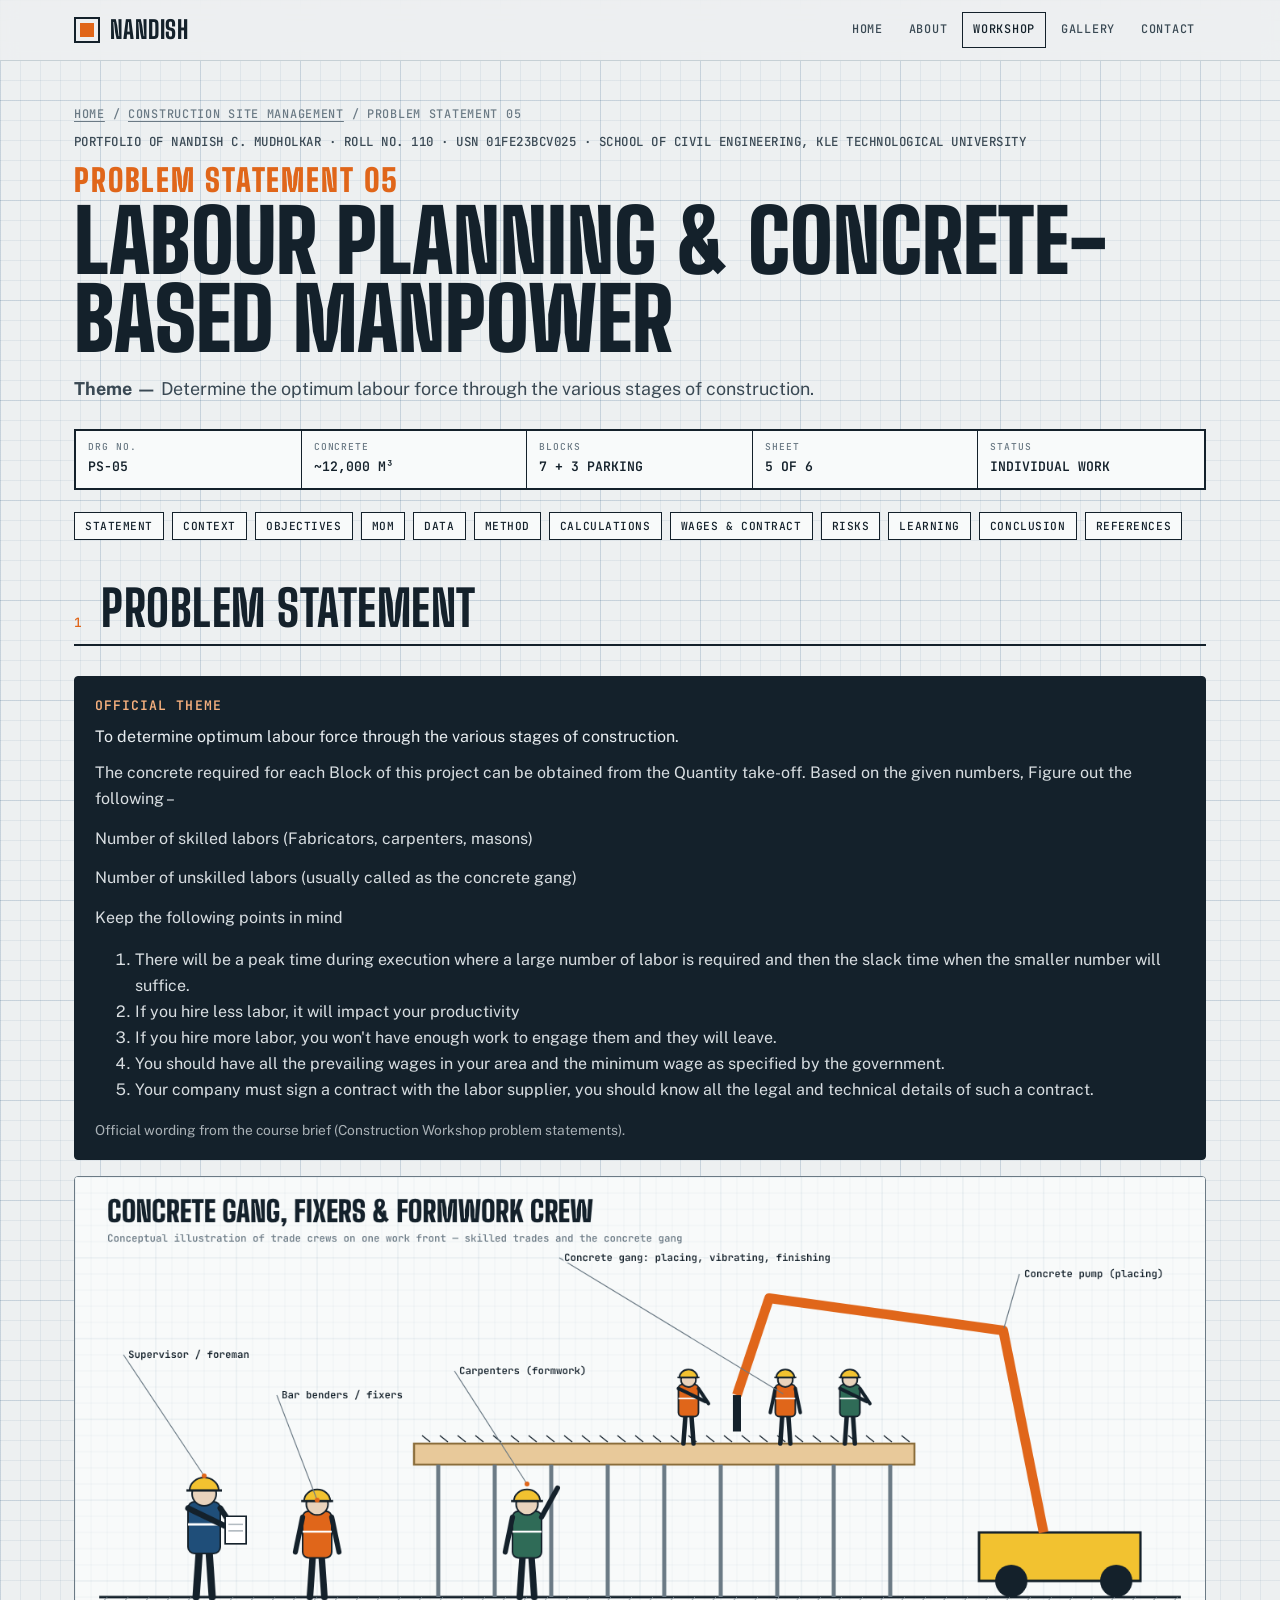
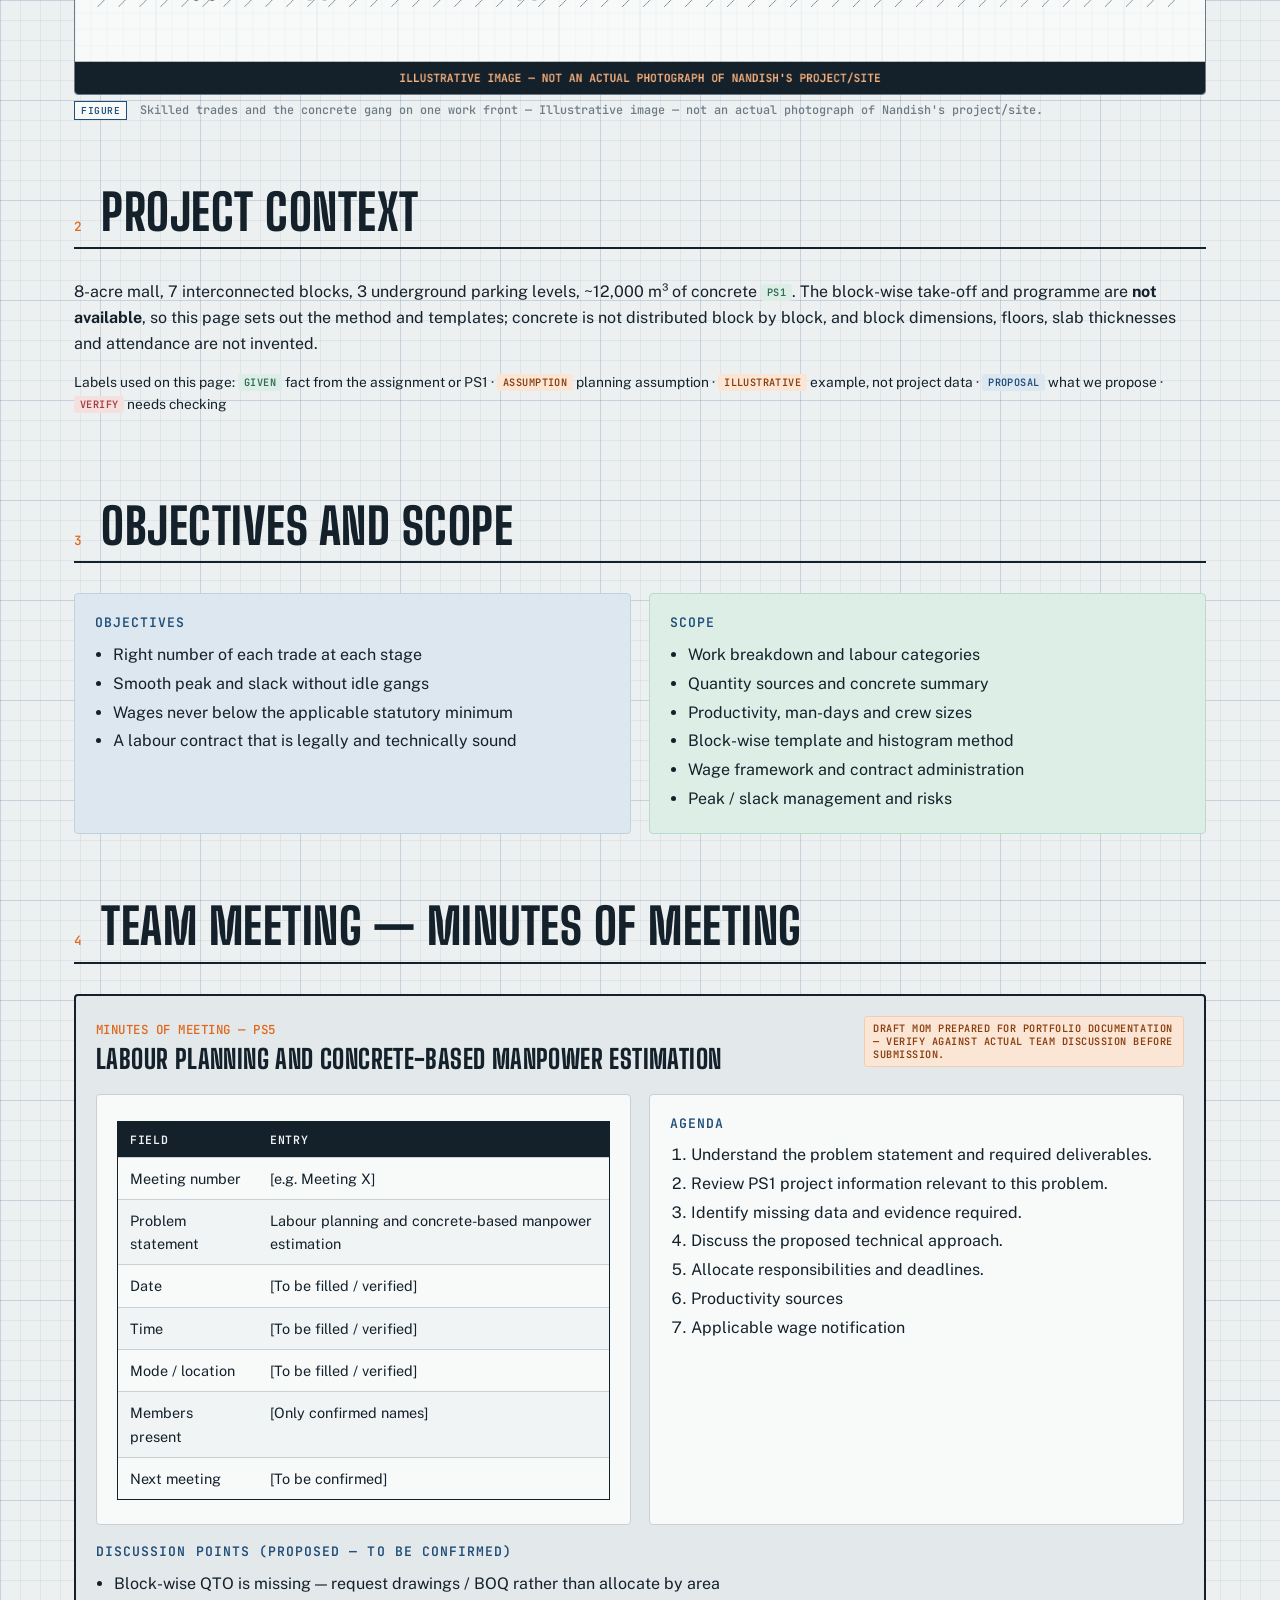
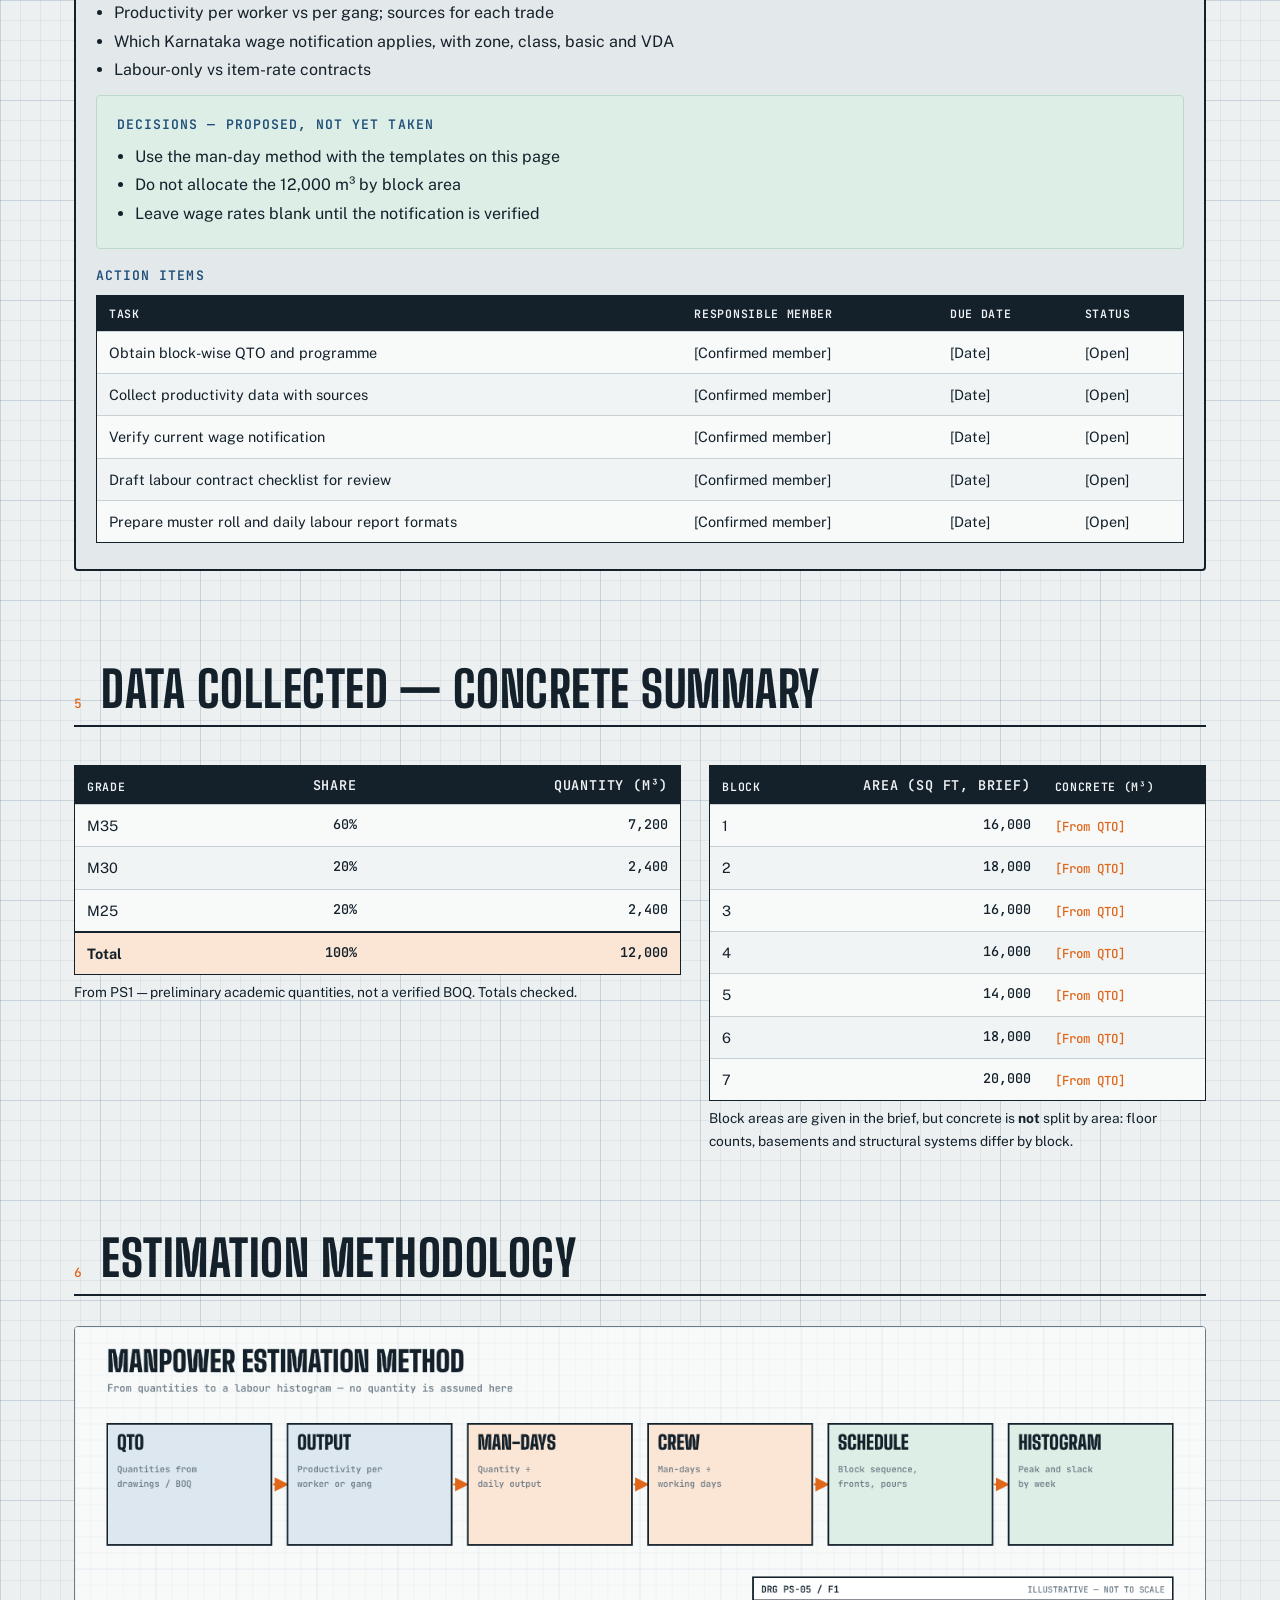
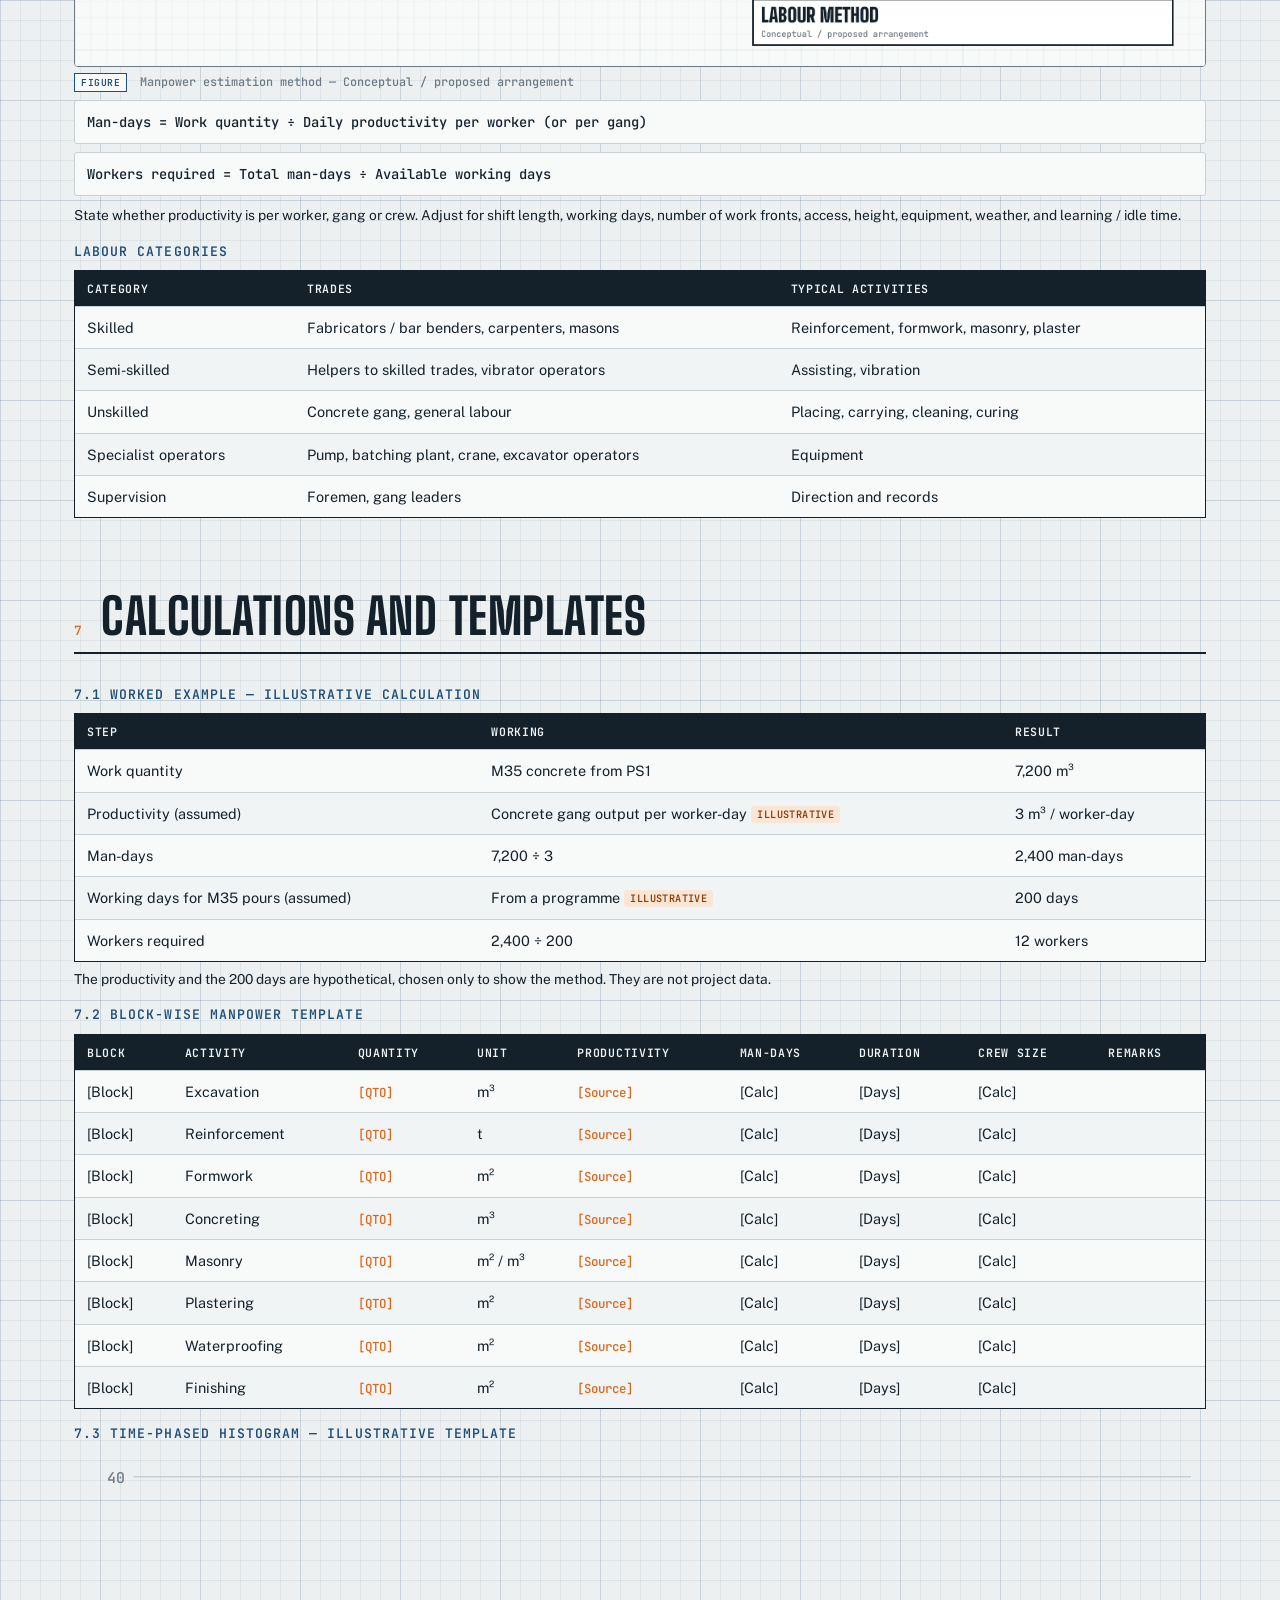
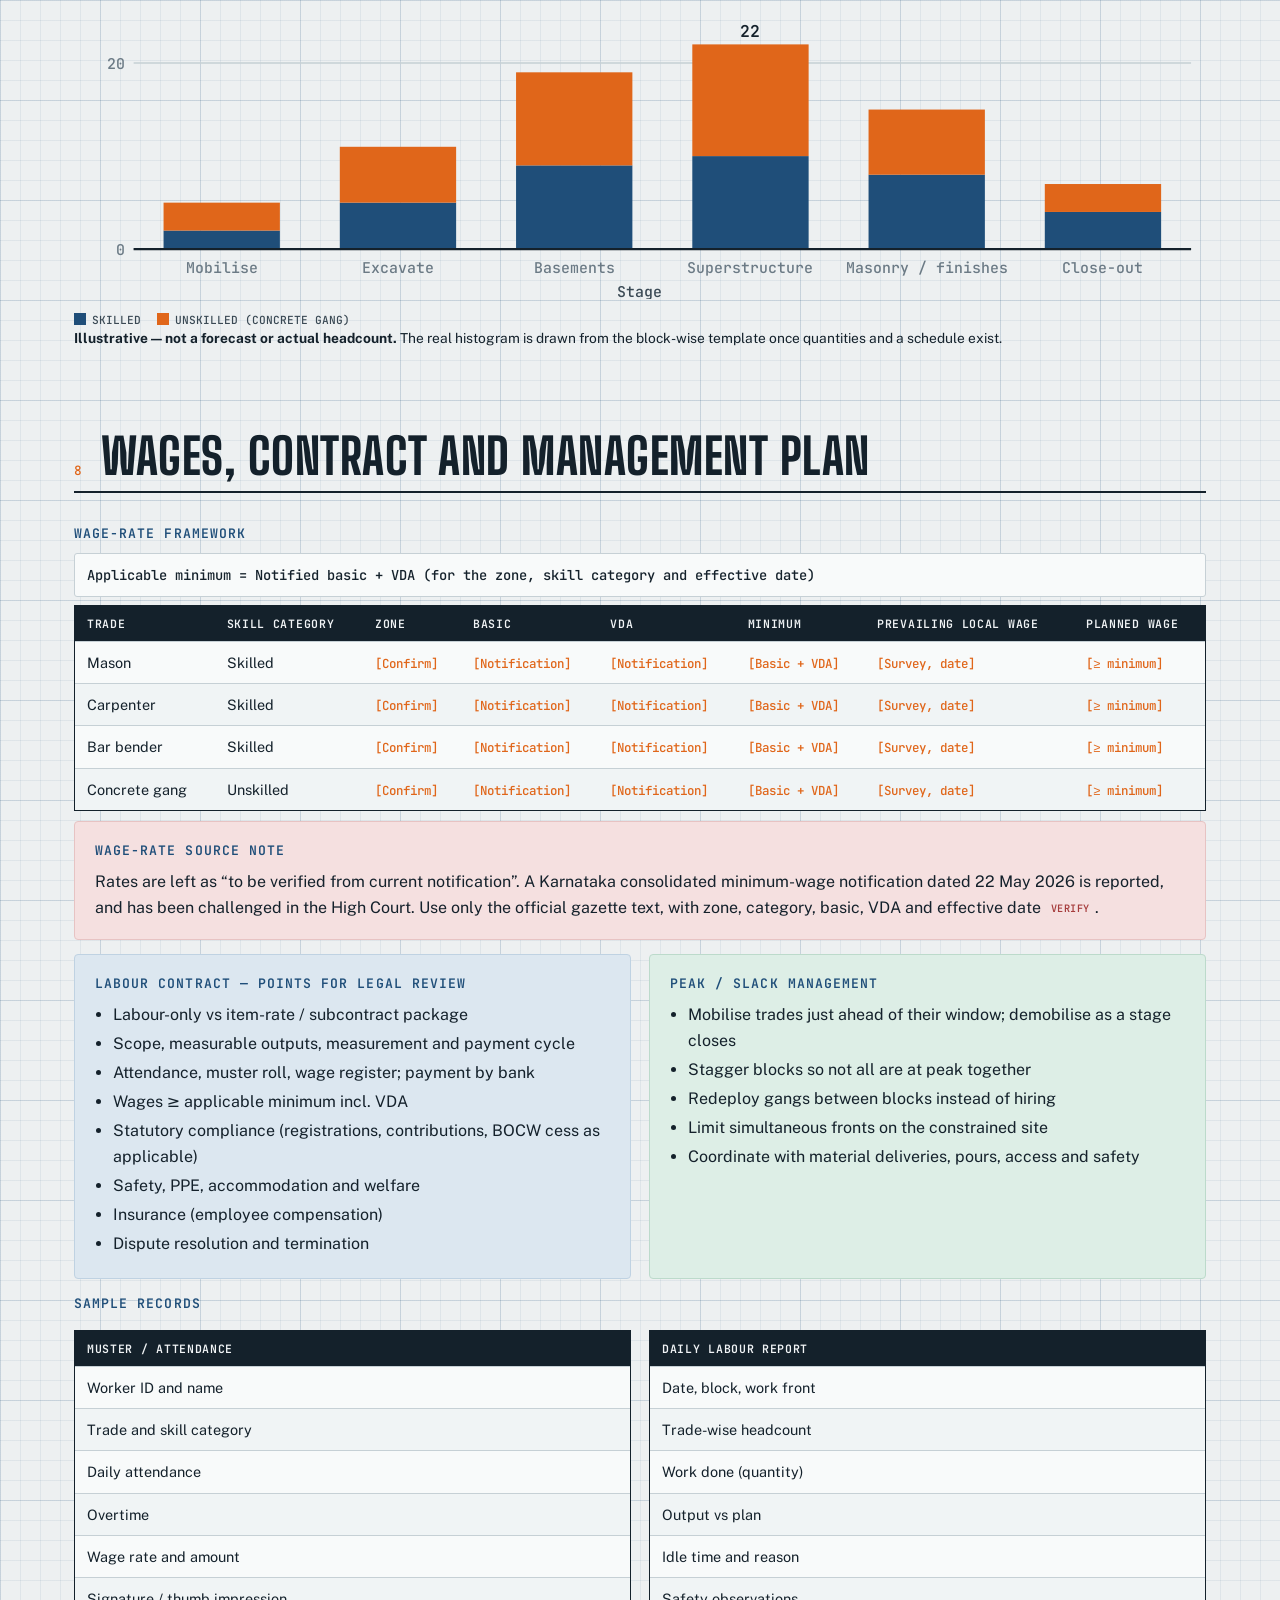
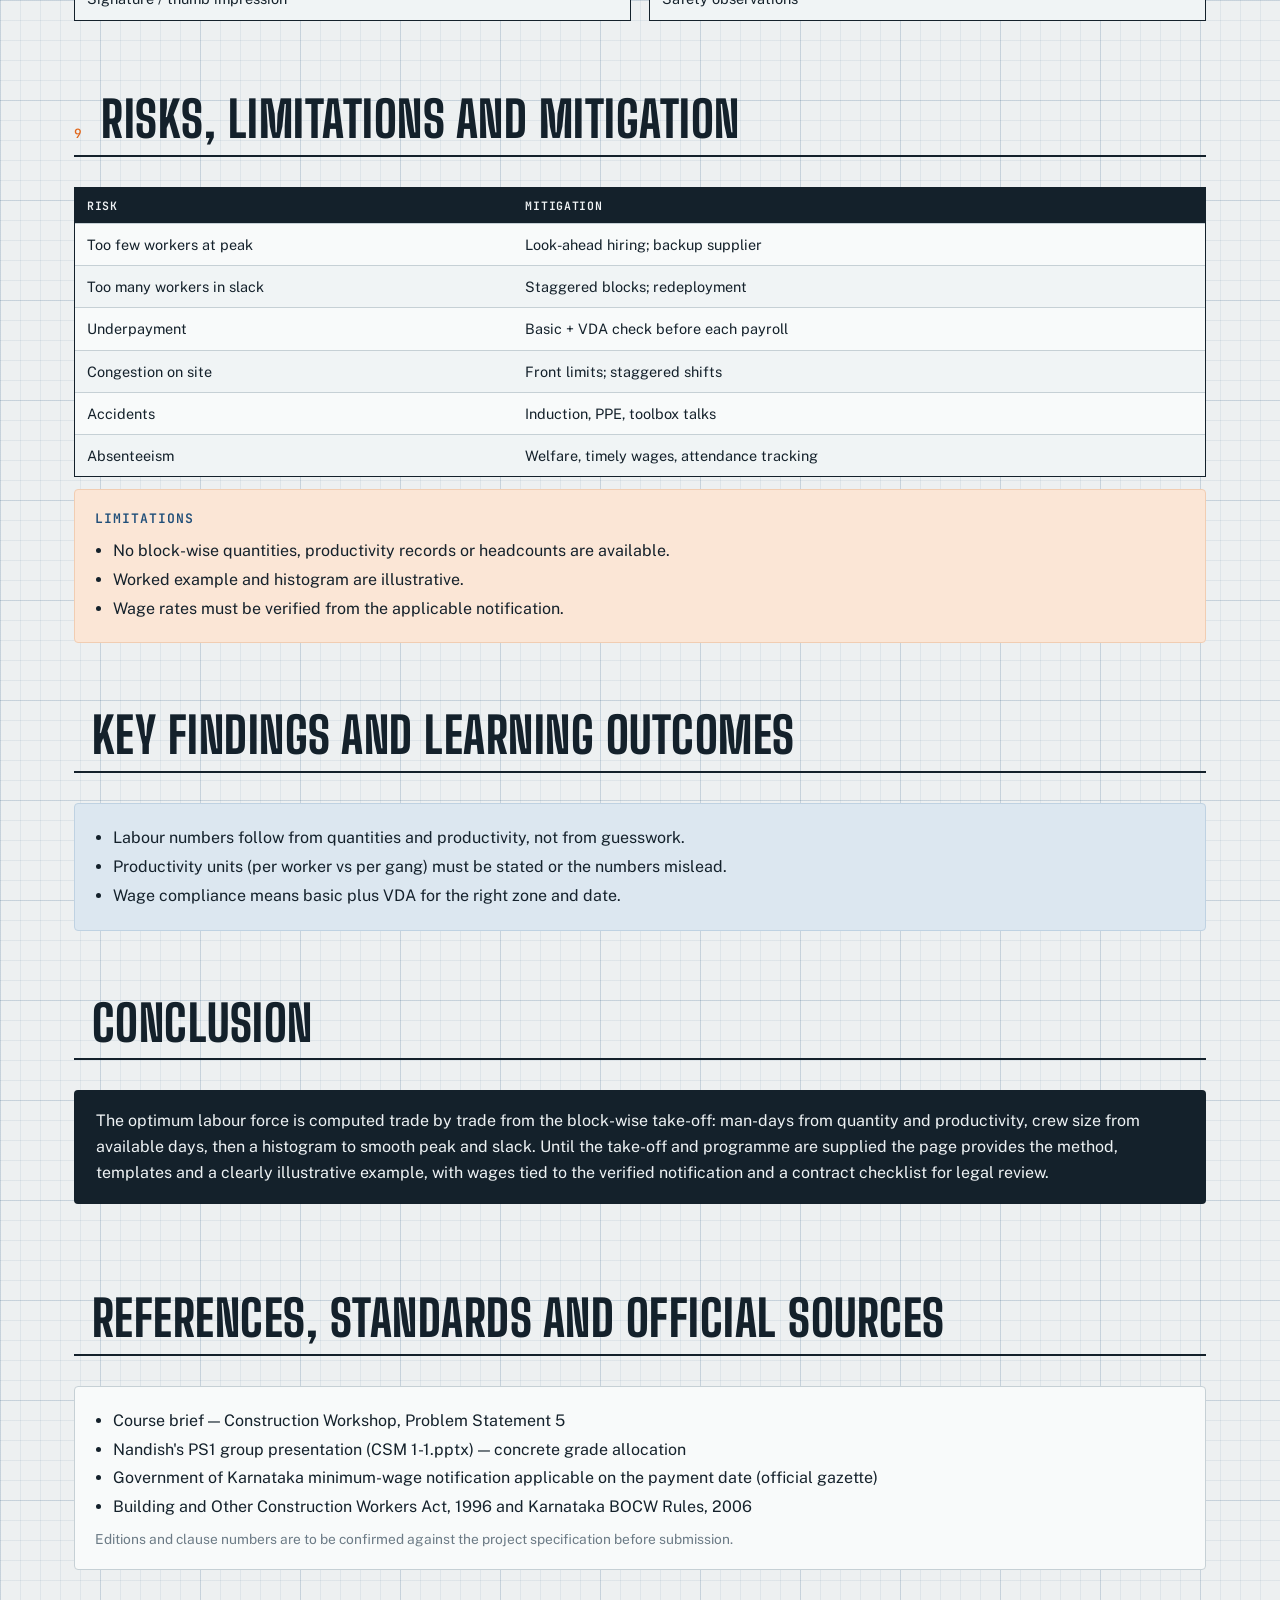
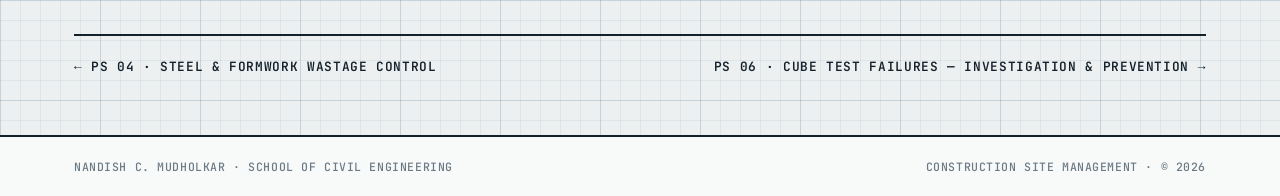
<file: work/ps5.html>
<!DOCTYPE html>
<html lang="en">
<head>
<meta charset="utf-8">
<meta name="viewport" content="width=device-width, initial-scale=1">
<title>PS 05 · Labour Planning &amp;amp; Concrete-Based Manpower — Nandish C. Mudholkar</title>
<meta name="description" content="Determine the optimum labour force through the various stages of construction.">
<link rel="icon" href="data:image/svg+xml,%3Csvg xmlns='http://www.w3.org/2000/svg' viewBox='0 0 32 32'%3E%3Crect x='2' y='2' width='28' height='28' fill='none' stroke='%2314212B' stroke-width='4'/%3E%3Crect x='9' y='9' width='14' height='14' fill='%23E0661A'/%3E%3C/svg%3E">

<link rel="stylesheet" href="../assets/css/style.css">
</head>
<body>
<header class="topbar"><div class="wrap"><a class="brand" href="../index.html"><span class="mark"></span><span data-fill="firstName">Nandish</span></a><button class="menu-btn" aria-label="Menu">Menu</button><nav class="nav"><a href="../index.html" class="">Home</a><a href="../index.html#about" class="">About</a><a href="../index.html#workshop" class="on">Workshop</a><a href="../index.html#gallery" class="">Gallery</a><a href="../index.html#contact" class="">Contact</a></nav></div></header>
<main>

<div class="wrap ps-head">
  <div class="crumbs"><a href="../index.html">Home</a> / <a href="../index.html#workshop">Construction Site Management</a> / Problem Statement 05</div>
  <div class="mono" style="margin-top:8px;color:var(--ink-2)">Portfolio of Nandish C. Mudholkar · Roll No. 110 · USN 01FE23BCV025 · School of Civil Engineering, KLE Technological University</div>
  <h1><small>Problem Statement 05</small>Labour Planning &amp; Concrete-Based Manpower</h1>
  <p class="theme"><b>Theme —</b> Determine the optimum labour force through the various stages of construction.</p>
  <div class="titleblock"><div><label>Drg no.</label><span>PS-05</span></div><div><label>Concrete</label><span>~12,000 m³</span></div><div><label>Blocks</label><span>7 + 3 parking</span></div><div><label>Sheet</label><span>5 of 6</span></div><div><label>Status</label><span>Individual work</span></div></div>
  <div class="toc"><a href="#statement">Statement</a><a href="#context">Context</a><a href="#objectives">Objectives</a><a href="#meeting">MoM</a><a href="#data">Data</a><a href="#approach">Method</a><a href="#analysis">Calculations</a><a href="#plan">Wages &amp; contract</a><a href="#risks">Risks</a><a href="#learning">Learning</a><a href="#conclusion">Conclusion</a><a href="#refs">References</a></div>
</div>
<div class="wrap ps-body">
<section id="statement" class="rv"><div class="sec-head"><span class="no">1</span><h2>Problem statement</h2></div><div class="card ink"><h4 style="color:#F6B07E">Official theme</h4><p style="margin:0 0 10px">To determine optimum labour force through the various stages of construction.</p>
<div style="opacity:.92"><p>The concrete required for each Block of this project can be obtained
from the Quantity take-off. Based on the given numbers, Figure out the
following –</p>
<p>Number of skilled labors (Fabricators, carpenters, masons)</p>
<p>Number of unskilled labors (usually called as the concrete gang)</p>
<p>Keep the following points in mind</p>
<ol type="1">
<li><p>There will be a peak time during execution where a large number
of labor is required and then the slack time when the smaller number
will suffice.</p></li>
<li><p>If you hire less labor, it will impact your productivity</p></li>
<li><p>If you hire more labor, you won't have enough work to engage them
and they will leave.</p></li>
<li><p>You should have all the prevailing wages in your area and the
minimum wage as specified by the government.</p></li>
<li><p>Your company must sign a contract with the labor supplier, you
should know all the legal and technical details of such a
contract.</p></li>
</ol></div><p class="small" style="opacity:.7;margin:10px 0 0">Official wording from the course brief (Construction Workshop problem statements).</p></div><div style="margin-top:16px"><div class="slot"><figure class="ph  contain" data-src="../images/ps5/illustration-crews.png" data-label="Skilled trades and the concrete gang on one work front — Illustrative image — not an actual photograph of Nandish&#x27;s project/site."></figure><div class="cap"><span class="tag ok">FIGURE</span> Skilled trades and the concrete gang on one work front — Illustrative image — not an actual photograph of Nandish's project/site.</div></div></div></section><section id="context" class="rv"><div class="sec-head"><span class="no">2</span><h2>Project context</h2></div>
<p>8-acre mall, 7 interconnected blocks, 3 underground parking levels, ~12,000 m³ of concrete <span class="pill g">PS1</span>. The block-wise take-off and programme are <b>not available</b>, so this page sets out the method and templates;
concrete is not distributed block by block, and block dimensions, floors, slab thicknesses and attendance are not invented.</p>
<p class="small" style="margin:6px 0 18px">Labels used on this page: <span class="pill g">given</span> fact from the assignment or PS1 · <span class="pill a">assumption</span> planning assumption · <span class="pill a">illustrative</span> example, not project data · <span class="pill b">proposal</span> what we propose · <span class="pill r">verify</span> needs checking</p></section><section id="objectives" class="rv"><div class="sec-head"><span class="no">3</span><h2>Objectives and scope</h2></div>
<div class="grid g2">
<div class="card blue"><h4>Objectives</h4><ul class="tight"><li>Right number of each trade at each stage</li><li>Smooth peak and slack without idle gangs</li><li>Wages never below the applicable statutory minimum</li><li>A labour contract that is legally and technically sound</li></ul></div>
<div class="card green"><h4>Scope</h4><ul class="tight"><li>Work breakdown and labour categories</li><li>Quantity sources and concrete summary</li><li>Productivity, man-days and crew sizes</li><li>Block-wise template and histogram method</li><li>Wage framework and contract administration</li><li>Peak / slack management and risks</li></ul></div>
</div></section><section id="meeting" class="rv"><div class="sec-head"><span class="no">4</span><h2>Team meeting — minutes of meeting</h2></div>
<div class="mom">
  <div class="mom-head"><div><span class="mono" style="color:var(--orange)">Minutes of Meeting — PS5</span>
  <h3 style="margin:4px 0 6px">Labour planning and concrete-based manpower estimation</h3></div>
  <span class="badge">Draft MoM prepared for portfolio documentation — verify against actual team discussion before submission.</span></div>
  <div class="grid g2" style="margin-top:14px">
    <div class="card"><div class="tbl-wrap "><table><thead><tr><th class="">Field</th><th class="">Entry</th></tr></thead><tbody><tr><td class="">Meeting number</td><td class="">[e.g. Meeting X]</td></tr><tr><td class="">Problem statement</td><td class="">Labour planning and concrete-based manpower estimation</td></tr><tr><td class="">Date</td><td class="">[To be filled / verified]</td></tr><tr><td class="">Time</td><td class="">[To be filled / verified]</td></tr><tr><td class="">Mode / location</td><td class="">[To be filled / verified]</td></tr><tr><td class="">Members present</td><td class="">[Only confirmed names]</td></tr><tr><td class="">Next meeting</td><td class="">[To be confirmed]</td></tr></tbody></table></div></div>
    <div class="card"><h4>Agenda</h4><ol class="tight"><li>Understand the problem statement and required deliverables.</li><li>Review PS1 project information relevant to this problem.</li><li>Identify missing data and evidence required.</li><li>Discuss the proposed technical approach.</li><li>Allocate responsibilities and deadlines.</li><li>Productivity sources</li><li>Applicable wage notification</li></ol></div>
  </div>
  <h4 style="margin-top:16px">Discussion points (proposed — to be confirmed)</h4><ul class="tight"><li>Block-wise QTO is missing — request drawings / BOQ rather than allocate by area</li><li>Productivity per worker vs per gang; sources for each trade</li><li>Which Karnataka wage notification applies, with zone, class, basic and VDA</li><li>Labour-only vs item-rate contracts</li></ul>
  <div class="card green" style="margin-top:12px"><h4>Decisions — proposed, not yet taken</h4><ul class="tight"><li>Use the man-day method with the templates on this page</li><li>Do not allocate the 12,000 m³ by block area</li><li>Leave wage rates blank until the notification is verified</li></ul></div>
  <h4 style="margin-top:16px">Action items</h4><div class="tbl-wrap "><table><thead><tr><th class="">Task</th><th class="">Responsible member</th><th class="">Due date</th><th class="">Status</th></tr></thead><tbody><tr><td class="">Obtain block-wise QTO and programme</td><td class="">[Confirmed member]</td><td class="">[Date]</td><td class="">[Open]</td></tr><tr><td class="">Collect productivity data with sources</td><td class="">[Confirmed member]</td><td class="">[Date]</td><td class="">[Open]</td></tr><tr><td class="">Verify current wage notification</td><td class="">[Confirmed member]</td><td class="">[Date]</td><td class="">[Open]</td></tr><tr><td class="">Draft labour contract checklist for review</td><td class="">[Confirmed member]</td><td class="">[Date]</td><td class="">[Open]</td></tr><tr><td class="">Prepare muster roll and daily labour report formats</td><td class="">[Confirmed member]</td><td class="">[Date]</td><td class="">[Open]</td></tr></tbody></table></div>
  
</div></section><section id="data" class="rv"><div class="sec-head"><span class="no">5</span><h2>Data collected — concrete summary</h2></div>
<div class="split"><div>
<div class="tbl-wrap "><table><thead><tr><th class="">Grade</th><th class="num">Share</th><th class="num">Quantity (m³)</th></tr></thead><tbody><tr><td class="">M35</td><td class="num">60%</td><td class="num">7,200</td></tr><tr><td class="">M30</td><td class="num">20%</td><td class="num">2,400</td></tr><tr><td class="">M25</td><td class="num">20%</td><td class="num">2,400</td></tr><tr class="total"><td class="">Total</td><td class="num">100%</td><td class="num">12,000</td></tr></tbody></table></div>
<p class="small">From PS1 — preliminary academic quantities, not a verified BOQ. Totals checked.</p>
</div><div>
<div class="tbl-wrap "><table><thead><tr><th class="">Block</th><th class="num">Area (sq ft, brief)</th><th class="">Concrete (m³)</th></tr></thead><tbody><tr><td class="">1</td><td class="num">16,000</td><td class=""><span class="fill">[From QTO]</span></td></tr><tr><td class="">2</td><td class="num">18,000</td><td class=""><span class="fill">[From QTO]</span></td></tr><tr><td class="">3</td><td class="num">16,000</td><td class=""><span class="fill">[From QTO]</span></td></tr><tr><td class="">4</td><td class="num">16,000</td><td class=""><span class="fill">[From QTO]</span></td></tr><tr><td class="">5</td><td class="num">14,000</td><td class=""><span class="fill">[From QTO]</span></td></tr><tr><td class="">6</td><td class="num">18,000</td><td class=""><span class="fill">[From QTO]</span></td></tr><tr><td class="">7</td><td class="num">20,000</td><td class=""><span class="fill">[From QTO]</span></td></tr></tbody></table></div>
<p class="small">Block areas are given in the brief, but concrete is <b>not</b> split by area: floor counts, basements and structural systems differ by block.</p>
</div></div></section><section id="approach" class="rv"><div class="sec-head"><span class="no">6</span><h2>Estimation methodology</h2></div>
<div class="slot"><figure class="ph  contain" data-src="../images/ps5/labour-method.png" data-label="Manpower estimation method — Conceptual / proposed arrangement"></figure><div class="cap"><span class="tag ok">FIGURE</span> Manpower estimation method — Conceptual / proposed arrangement</div></div>
<div class="eq">Man-days = Work quantity ÷ Daily productivity per worker (or per gang)</div>
<div class="eq">Workers required = Total man-days ÷ Available working days</div>
<p class="small">State whether productivity is per worker, gang or crew. Adjust for shift length, working days, number of work fronts, access, height, equipment, weather, and learning / idle time.</p>
<h4 style="margin-top:14px">Labour categories</h4>
<div class="tbl-wrap "><table><thead><tr><th class="">Category</th><th class="">Trades</th><th class="">Typical activities</th></tr></thead><tbody><tr><td class="">Skilled</td><td class="">Fabricators / bar benders, carpenters, masons</td><td class="">Reinforcement, formwork, masonry, plaster</td></tr><tr><td class="">Semi-skilled</td><td class="">Helpers to skilled trades, vibrator operators</td><td class="">Assisting, vibration</td></tr><tr><td class="">Unskilled</td><td class="">Concrete gang, general labour</td><td class="">Placing, carrying, cleaning, curing</td></tr><tr><td class="">Specialist operators</td><td class="">Pump, batching plant, crane, excavator operators</td><td class="">Equipment</td></tr><tr><td class="">Supervision</td><td class="">Foremen, gang leaders</td><td class="">Direction and records</td></tr></tbody></table></div></section><section id="analysis" class="rv"><div class="sec-head"><span class="no">7</span><h2>Calculations and templates</h2></div>
<h4>7.1 Worked example — illustrative calculation</h4>
<div class="tbl-wrap "><table><thead><tr><th class="">Step</th><th class="">Working</th><th class="">Result</th></tr></thead><tbody><tr><td class="">Work quantity</td><td class="">M35 concrete from PS1</td><td class="">7,200 m³</td></tr><tr><td class="">Productivity (assumed)</td><td class="">Concrete gang output per worker-day <span class="pill a">illustrative</span></td><td class="">3 m³ / worker-day</td></tr><tr><td class="">Man-days</td><td class="">7,200 ÷ 3</td><td class="">2,400 man-days</td></tr><tr><td class="">Working days for M35 pours (assumed)</td><td class="">From a programme <span class="pill a">illustrative</span></td><td class="">200 days</td></tr><tr><td class="">Workers required</td><td class="">2,400 ÷ 200</td><td class="">12 workers</td></tr></tbody></table></div>
<p class="small">The productivity and the 200 days are hypothetical, chosen only to show the method. They are not project data.</p>
<h4 style="margin-top:14px">7.2 Block-wise manpower template</h4>
<div class="tbl-wrap "><table><thead><tr><th class="">Block</th><th class="">Activity</th><th class="">Quantity</th><th class="">Unit</th><th class="">Productivity</th><th class="">Man-days</th><th class="">Duration</th><th class="">Crew size</th><th class="">Remarks</th></tr></thead><tbody><tr><td class="">[Block]</td><td class="">Excavation</td><td class=""><span class="fill">[QTO]</span></td><td class="">m³</td><td class=""><span class="fill">[Source]</span></td><td class="">[Calc]</td><td class="">[Days]</td><td class="">[Calc]</td><td class=""></td></tr><tr><td class="">[Block]</td><td class="">Reinforcement</td><td class=""><span class="fill">[QTO]</span></td><td class="">t</td><td class=""><span class="fill">[Source]</span></td><td class="">[Calc]</td><td class="">[Days]</td><td class="">[Calc]</td><td class=""></td></tr><tr><td class="">[Block]</td><td class="">Formwork</td><td class=""><span class="fill">[QTO]</span></td><td class="">m²</td><td class=""><span class="fill">[Source]</span></td><td class="">[Calc]</td><td class="">[Days]</td><td class="">[Calc]</td><td class=""></td></tr><tr><td class="">[Block]</td><td class="">Concreting</td><td class=""><span class="fill">[QTO]</span></td><td class="">m³</td><td class=""><span class="fill">[Source]</span></td><td class="">[Calc]</td><td class="">[Days]</td><td class="">[Calc]</td><td class=""></td></tr><tr><td class="">[Block]</td><td class="">Masonry</td><td class=""><span class="fill">[QTO]</span></td><td class="">m² / m³</td><td class=""><span class="fill">[Source]</span></td><td class="">[Calc]</td><td class="">[Days]</td><td class="">[Calc]</td><td class=""></td></tr><tr><td class="">[Block]</td><td class="">Plastering</td><td class=""><span class="fill">[QTO]</span></td><td class="">m²</td><td class=""><span class="fill">[Source]</span></td><td class="">[Calc]</td><td class="">[Days]</td><td class="">[Calc]</td><td class=""></td></tr><tr><td class="">[Block]</td><td class="">Waterproofing</td><td class=""><span class="fill">[QTO]</span></td><td class="">m²</td><td class=""><span class="fill">[Source]</span></td><td class="">[Calc]</td><td class="">[Days]</td><td class="">[Calc]</td><td class=""></td></tr><tr><td class="">[Block]</td><td class="">Finishing</td><td class=""><span class="fill">[QTO]</span></td><td class="">m²</td><td class=""><span class="fill">[Source]</span></td><td class="">[Calc]</td><td class="">[Days]</td><td class="">[Calc]</td><td class=""></td></tr></tbody></table></div>
<h4 style="margin-top:14px">7.3 Time-phased histogram — illustrative template</h4>
<div class="bars" data-series='{"series": [{"name": "Skilled", "color": "#1F4E79", "values": [2, 5, 9, 10, 8, 4]}, {"name": "Unskilled (concrete gang)", "color": "#E0661A", "values": [3, 6, 10, 12, 7, 3]}], "labels": ["Mobilise", "Excavate", "Basements", "Superstructure", "Masonry / finishes", "Close-out"], "title": "Relative labour units by stage \u2014 shape only", "xlabel": "Stage", "every": 1, "peak": true}'></div><div class="legend"><span><i style="background:#1F4E79"></i>Skilled</span><span><i style="background:#E0661A"></i>Unskilled (concrete gang)</span></div>
<p class="small"><b>Illustrative — not a forecast or actual headcount.</b> The real histogram is drawn from the block-wise template once quantities and a schedule exist.</p></section><section id="plan" class="rv"><div class="sec-head"><span class="no">8</span><h2>Wages, contract and management plan</h2></div>
<h4>Wage-rate framework</h4>
<div class="eq">Applicable minimum = Notified basic + VDA (for the zone, skill category and effective date)</div>
<div class="tbl-wrap "><table><thead><tr><th class="">Trade</th><th class="">Skill category</th><th class="">Zone</th><th class="">Basic</th><th class="">VDA</th><th class="">Minimum</th><th class="">Prevailing local wage</th><th class="">Planned wage</th></tr></thead><tbody><tr><td class="">Mason</td><td class="">Skilled</td><td class=""><span class="fill">[Confirm]</span></td><td class=""><span class="fill">[Notification]</span></td><td class=""><span class="fill">[Notification]</span></td><td class=""><span class="fill">[Basic + VDA]</span></td><td class=""><span class="fill">[Survey, date]</span></td><td class=""><span class="fill">[≥ minimum]</span></td></tr><tr><td class="">Carpenter</td><td class="">Skilled</td><td class=""><span class="fill">[Confirm]</span></td><td class=""><span class="fill">[Notification]</span></td><td class=""><span class="fill">[Notification]</span></td><td class=""><span class="fill">[Basic + VDA]</span></td><td class=""><span class="fill">[Survey, date]</span></td><td class=""><span class="fill">[≥ minimum]</span></td></tr><tr><td class="">Bar bender</td><td class="">Skilled</td><td class=""><span class="fill">[Confirm]</span></td><td class=""><span class="fill">[Notification]</span></td><td class=""><span class="fill">[Notification]</span></td><td class=""><span class="fill">[Basic + VDA]</span></td><td class=""><span class="fill">[Survey, date]</span></td><td class=""><span class="fill">[≥ minimum]</span></td></tr><tr><td class="">Concrete gang</td><td class="">Unskilled</td><td class=""><span class="fill">[Confirm]</span></td><td class=""><span class="fill">[Notification]</span></td><td class=""><span class="fill">[Notification]</span></td><td class=""><span class="fill">[Basic + VDA]</span></td><td class=""><span class="fill">[Survey, date]</span></td><td class=""><span class="fill">[≥ minimum]</span></td></tr></tbody></table></div>
<div class="card red" style="margin-top:10px"><h4>Wage-rate source note</h4><p>Rates are left as “to be verified from current notification”. A Karnataka consolidated minimum-wage notification dated 22 May 2026 is reported, and has been challenged in the High Court. Use only the official gazette text, with zone, category, basic, VDA and effective date <span class="pill r">verify</span>.</p></div>
<div class="grid g2" style="margin-top:14px">
<div class="card blue"><h4>Labour contract — points for legal review</h4><ul class="tight"><li>Labour-only vs item-rate / subcontract package</li><li>Scope, measurable outputs, measurement and payment cycle</li><li>Attendance, muster roll, wage register; payment by bank</li><li>Wages ≥ applicable minimum incl. VDA</li><li>Statutory compliance (registrations, contributions, BOCW cess as applicable)</li><li>Safety, PPE, accommodation and welfare</li><li>Insurance (employee compensation)</li><li>Dispute resolution and termination</li></ul></div>
<div class="card green"><h4>Peak / slack management</h4><ul class="tight"><li>Mobilise trades just ahead of their window; demobilise as a stage closes</li><li>Stagger blocks so not all are at peak together</li><li>Redeploy gangs between blocks instead of hiring</li><li>Limit simultaneous fronts on the constrained site</li><li>Coordinate with material deliveries, pours, access and safety</li></ul></div>
</div>
<h4 style="margin-top:14px">Sample records</h4>
<div class="grid g2">
<div><div class="tbl-wrap "><table><thead><tr><th class="">Muster / attendance</th></tr></thead><tbody><tr><td class="">Worker ID and name</td></tr><tr><td class="">Trade and skill category</td></tr><tr><td class="">Daily attendance</td></tr><tr><td class="">Overtime</td></tr><tr><td class="">Wage rate and amount</td></tr><tr><td class="">Signature / thumb impression</td></tr></tbody></table></div></div>
<div><div class="tbl-wrap "><table><thead><tr><th class="">Daily labour report</th></tr></thead><tbody><tr><td class="">Date, block, work front</td></tr><tr><td class="">Trade-wise headcount</td></tr><tr><td class="">Work done (quantity)</td></tr><tr><td class="">Output vs plan</td></tr><tr><td class="">Idle time and reason</td></tr><tr><td class="">Safety observations</td></tr></tbody></table></div></div>
</div></section><section id="risks" class="rv"><div class="sec-head"><span class="no">9</span><h2>Risks, limitations and mitigation</h2></div>
<div class="tbl-wrap "><table><thead><tr><th class="">Risk</th><th class="">Mitigation</th></tr></thead><tbody><tr><td class="">Too few workers at peak</td><td class="">Look-ahead hiring; backup supplier</td></tr><tr><td class="">Too many workers in slack</td><td class="">Staggered blocks; redeployment</td></tr><tr><td class="">Underpayment</td><td class="">Basic + VDA check before each payroll</td></tr><tr><td class="">Congestion on site</td><td class="">Front limits; staggered shifts</td></tr><tr><td class="">Accidents</td><td class="">Induction, PPE, toolbox talks</td></tr><tr><td class="">Absenteeism</td><td class="">Welfare, timely wages, attendance tracking</td></tr></tbody></table></div>
<div class="card orange" style="margin-top:12px"><h4>Limitations</h4><ul class="tight"><li>No block-wise quantities, productivity records or headcounts are available.</li><li>Worked example and histogram are illustrative.</li><li>Wage rates must be verified from the applicable notification.</li></ul></div></section><section id="learning" class="rv"><div class="sec-head"><span class="no"></span><h2>Key findings and learning outcomes</h2></div><div class="card blue"><ul class="tight"><li>Labour numbers follow from quantities and productivity, not from guesswork.</li><li>Productivity units (per worker vs per gang) must be stated or the numbers mislead.</li><li>Wage compliance means basic plus VDA for the right zone and date.</li></ul></div></section><section id="conclusion" class="rv"><div class="sec-head"><span class="no"></span><h2>Conclusion</h2></div><div class="callout">The optimum labour force is computed trade by trade from the block-wise take-off: man-days from quantity and productivity, crew size from available days, then a histogram to smooth peak and slack.
Until the take-off and programme are supplied the page provides the method, templates and a clearly illustrative example, with wages tied to the verified notification and a contract checklist for legal review.</div></section><section id="refs" class="rv"><div class="sec-head"><span class="no"></span><h2>References, standards and official sources</h2></div><div class="card"><ul class="tight"><li>Course brief — Construction Workshop, Problem Statement 5</li><li>Nandish's PS1 group presentation (CSM 1-1.pptx) — concrete grade allocation</li><li>Government of Karnataka minimum-wage notification applicable on the payment date (official gazette)</li><li>Building and Other Construction Workers Act, 1996 and Karnataka BOCW Rules, 2006</li></ul><p class="small muted" style="margin:8px 0 0">Editions and clause numbers are to be confirmed against the project specification before submission.</p></div></section>
<div class="pager"><a href="ps4.html">← PS 04 · Steel & Formwork Wastage Control</a><a href="ps6.html">PS 06 · Cube Test Failures — Investigation & Prevention →</a></div>
</div>
</main>
<footer><div class="wrap"><span><span data-fill="fullName">Nandish C. Mudholkar</span> · <span data-fill="program"></span></span>
<span>Construction Site Management · © <span data-year></span></span></div></footer>
<script src="../assets/js/config.js"></script>
<script src="../assets/js/site.js"></script>
</body>
</html>
</file>
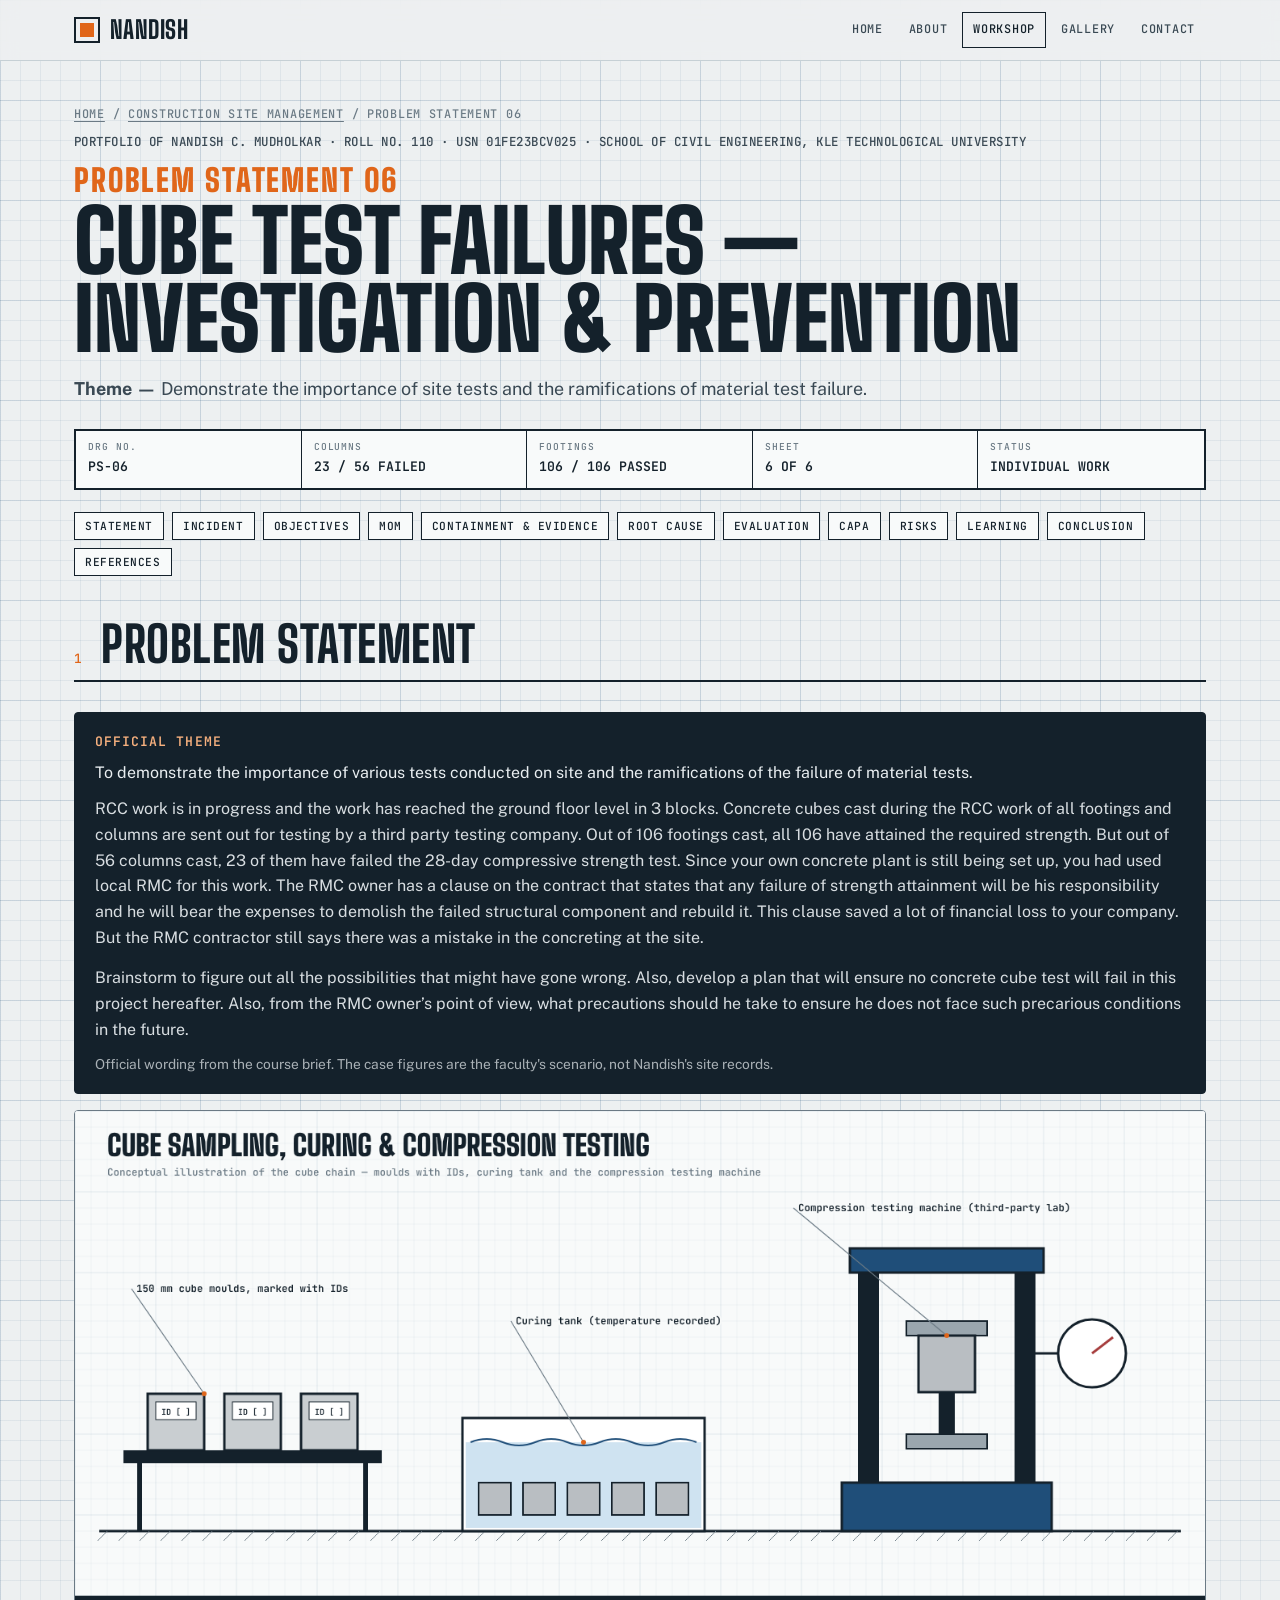
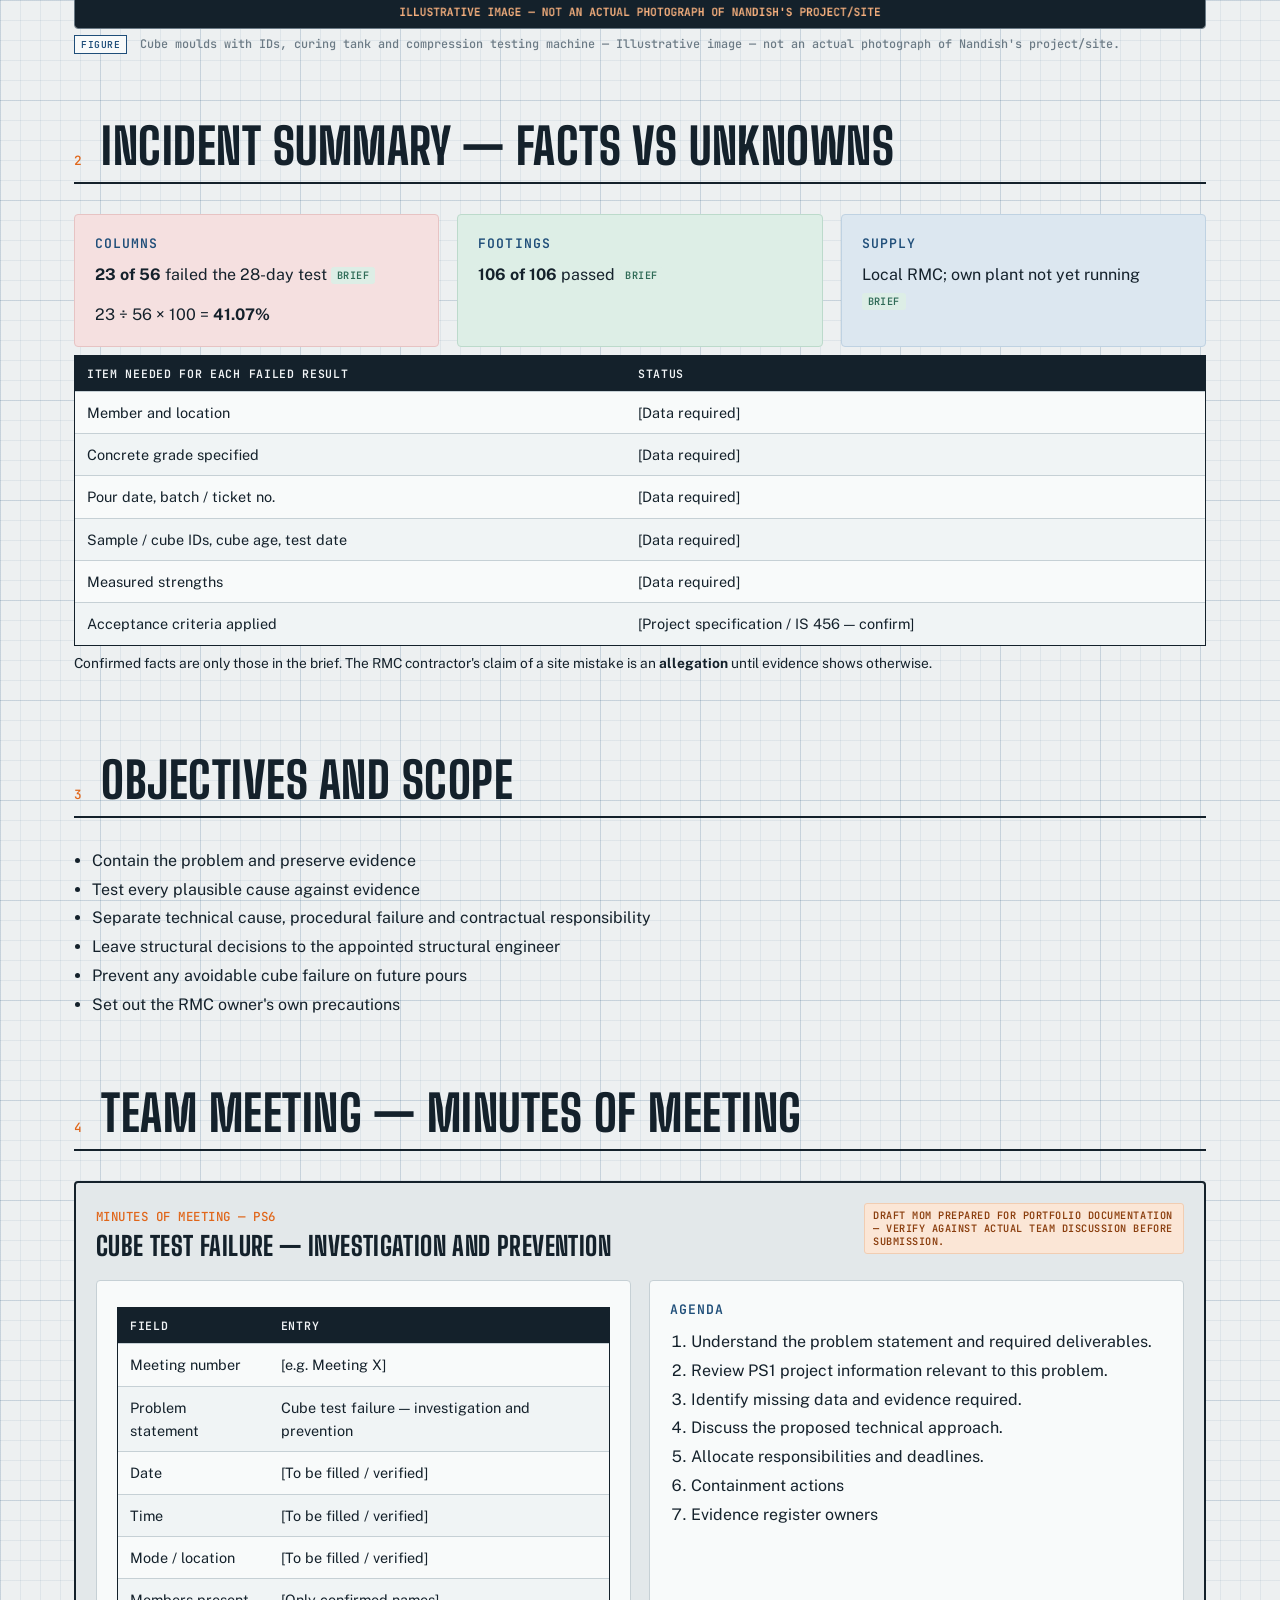
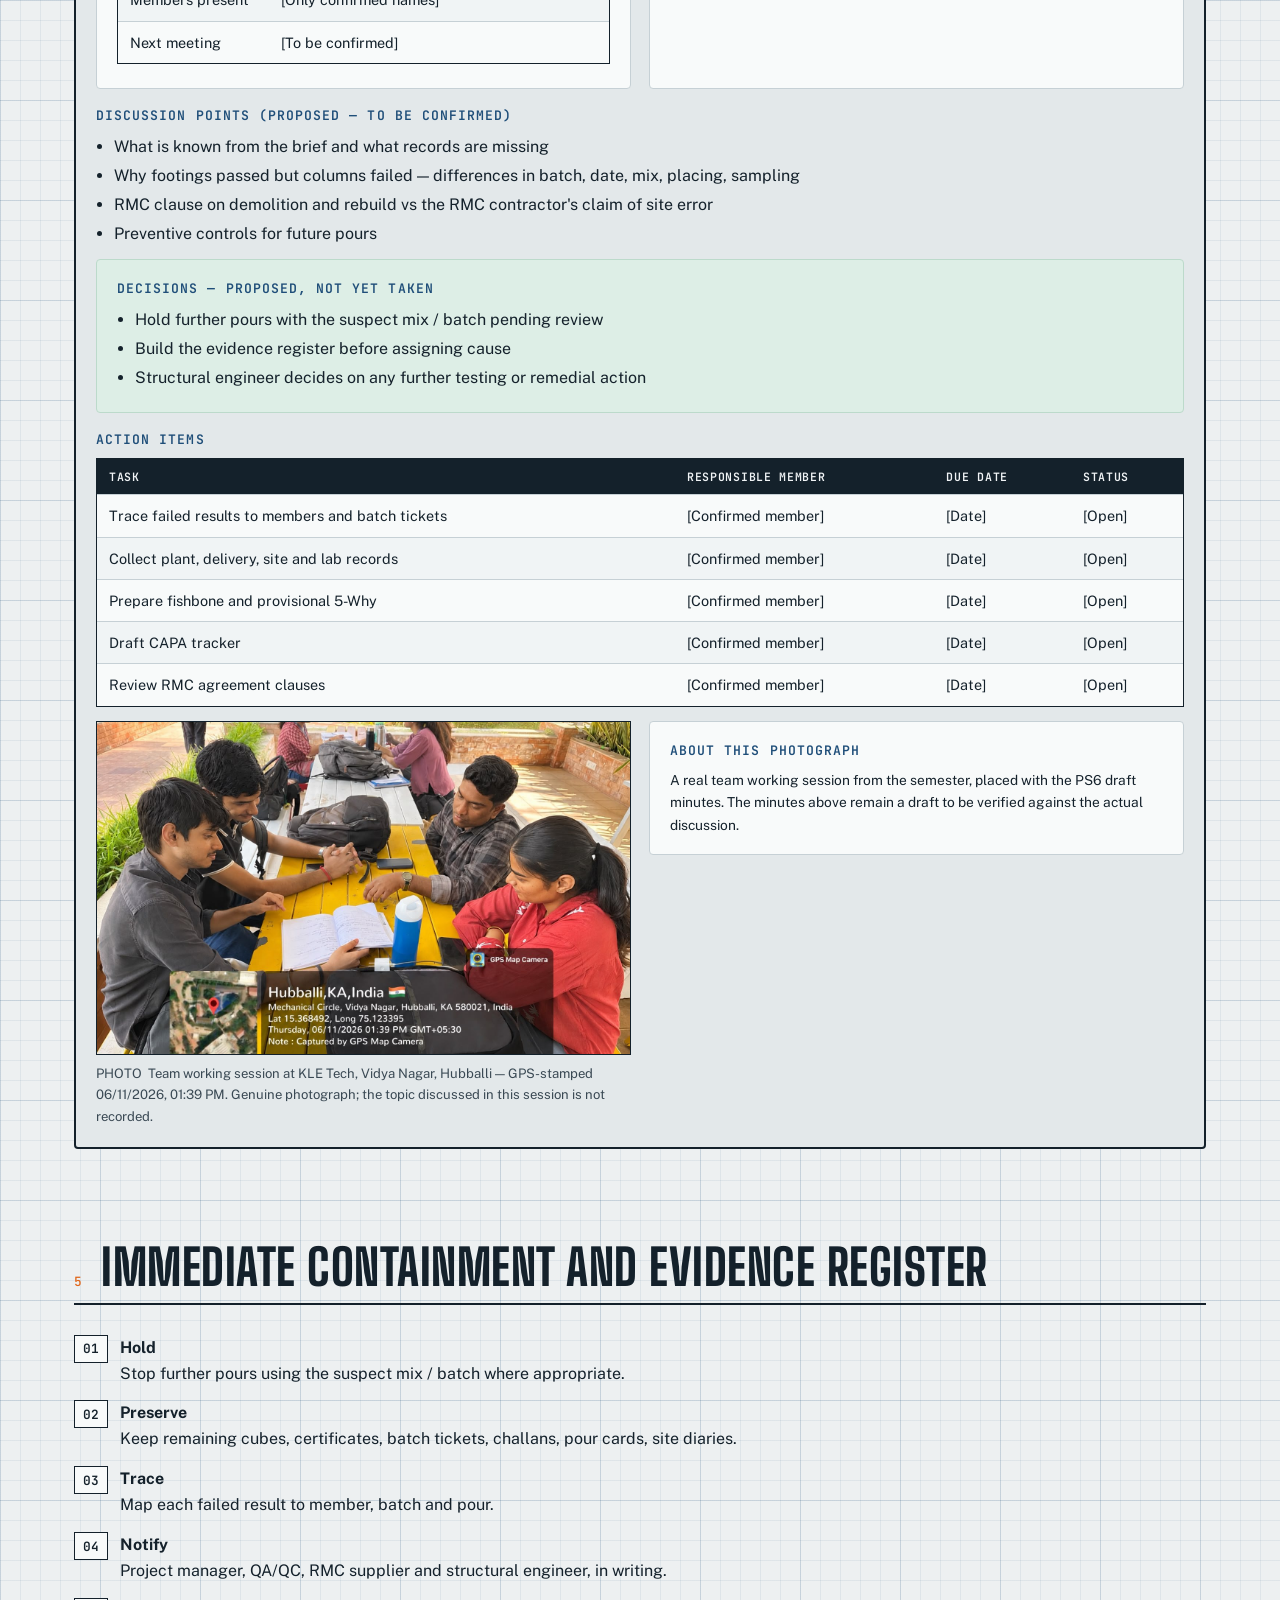
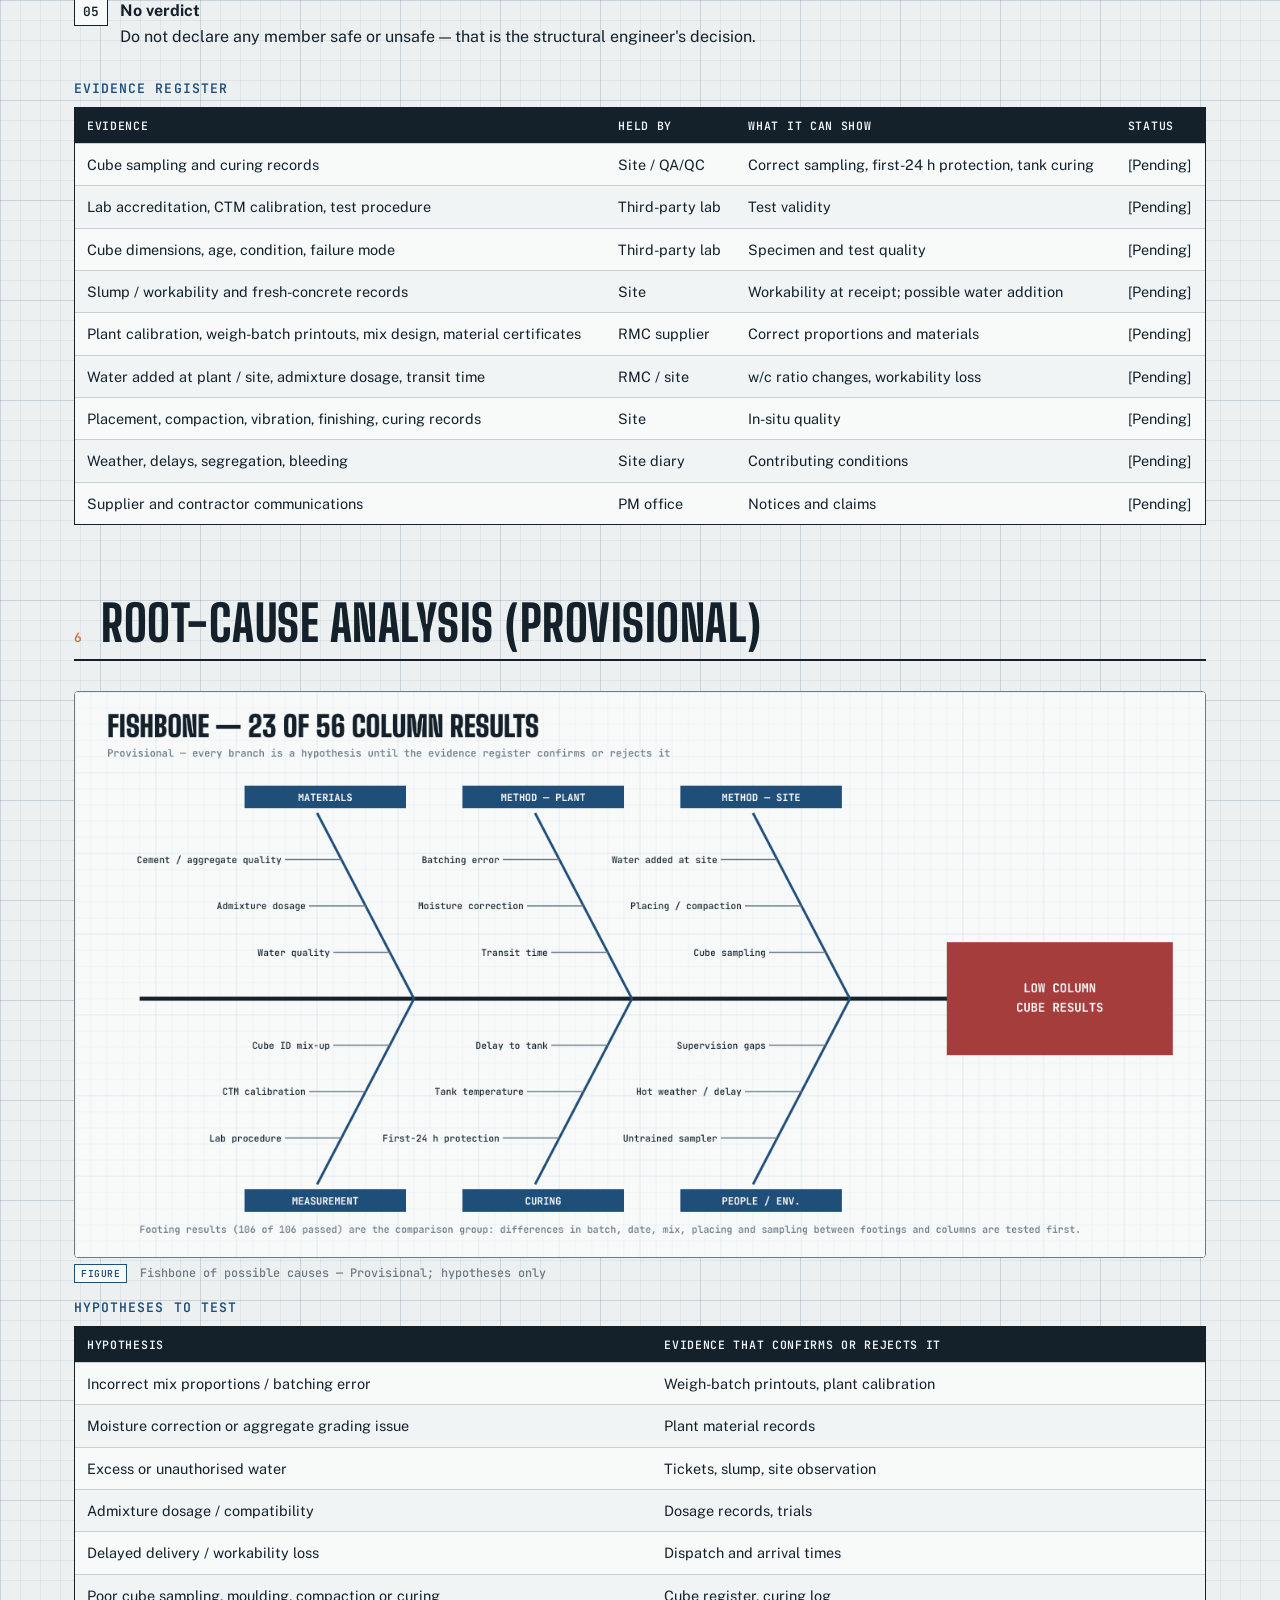
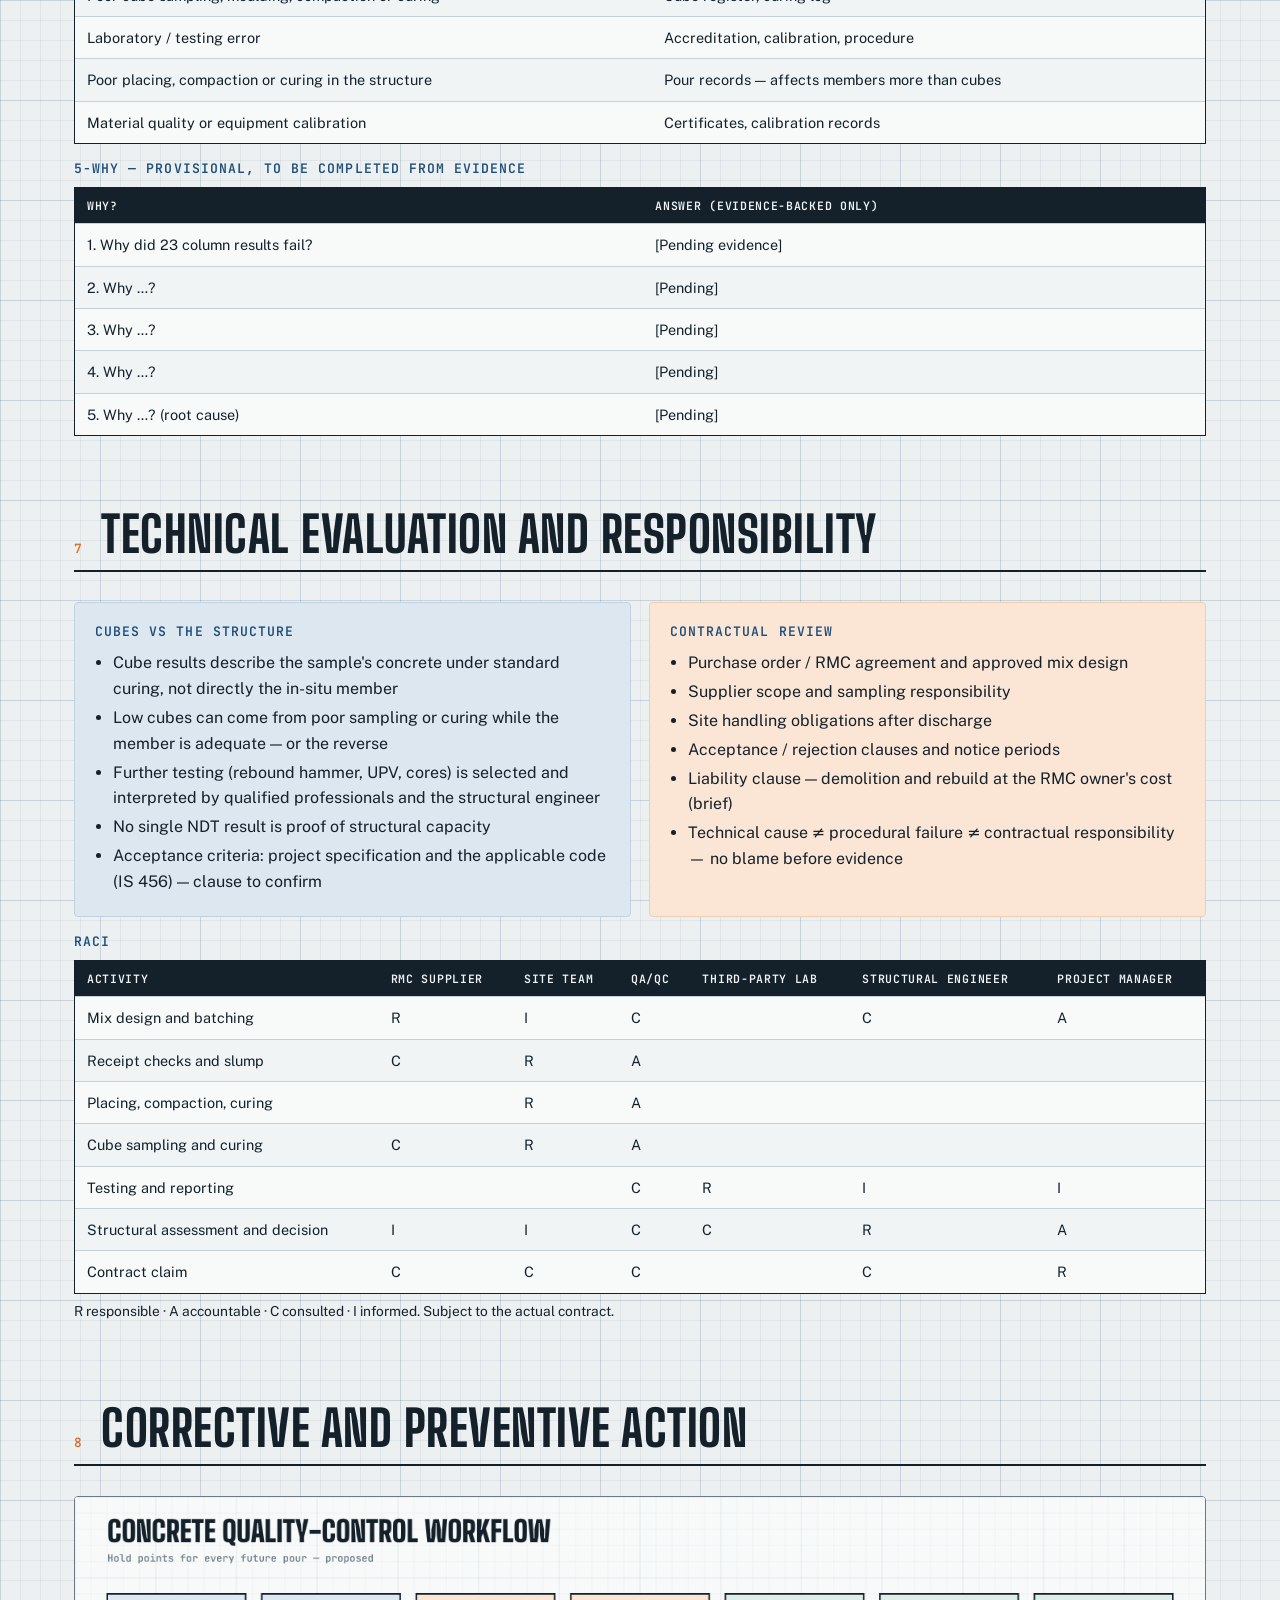
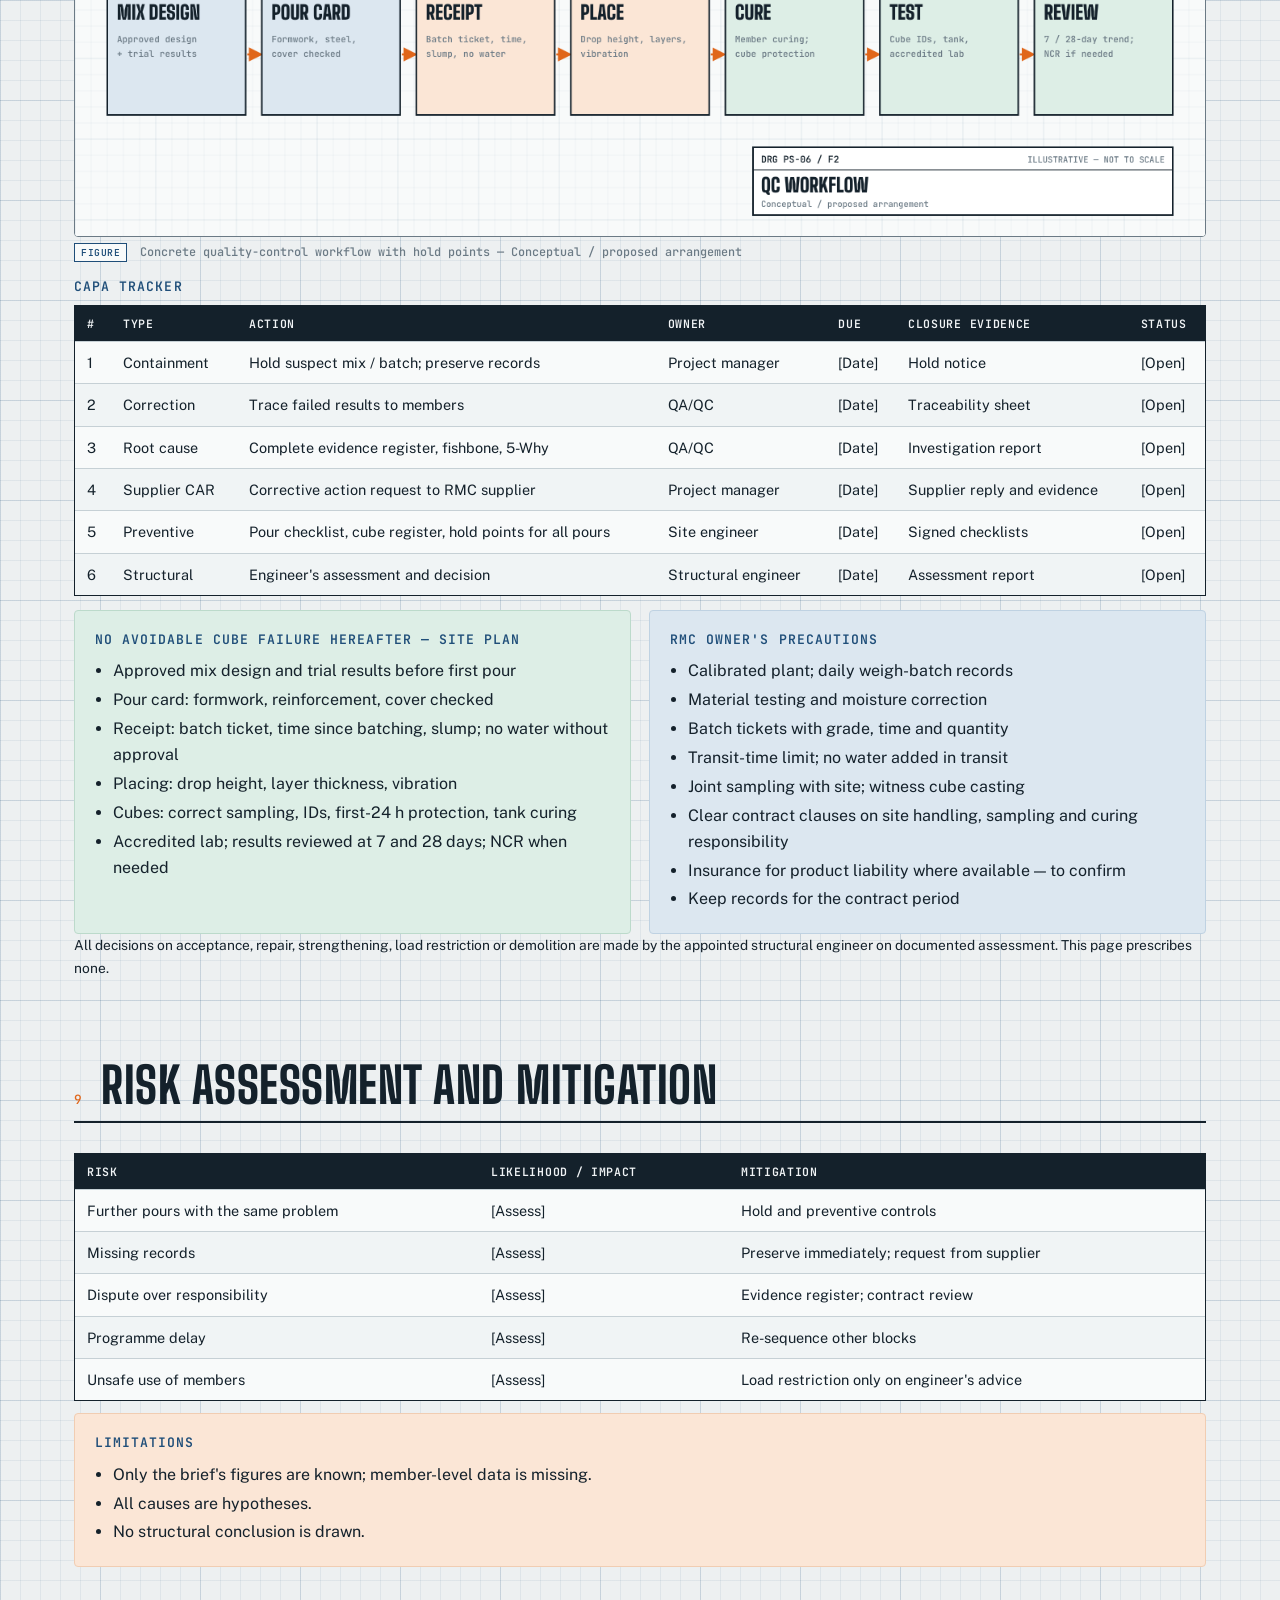
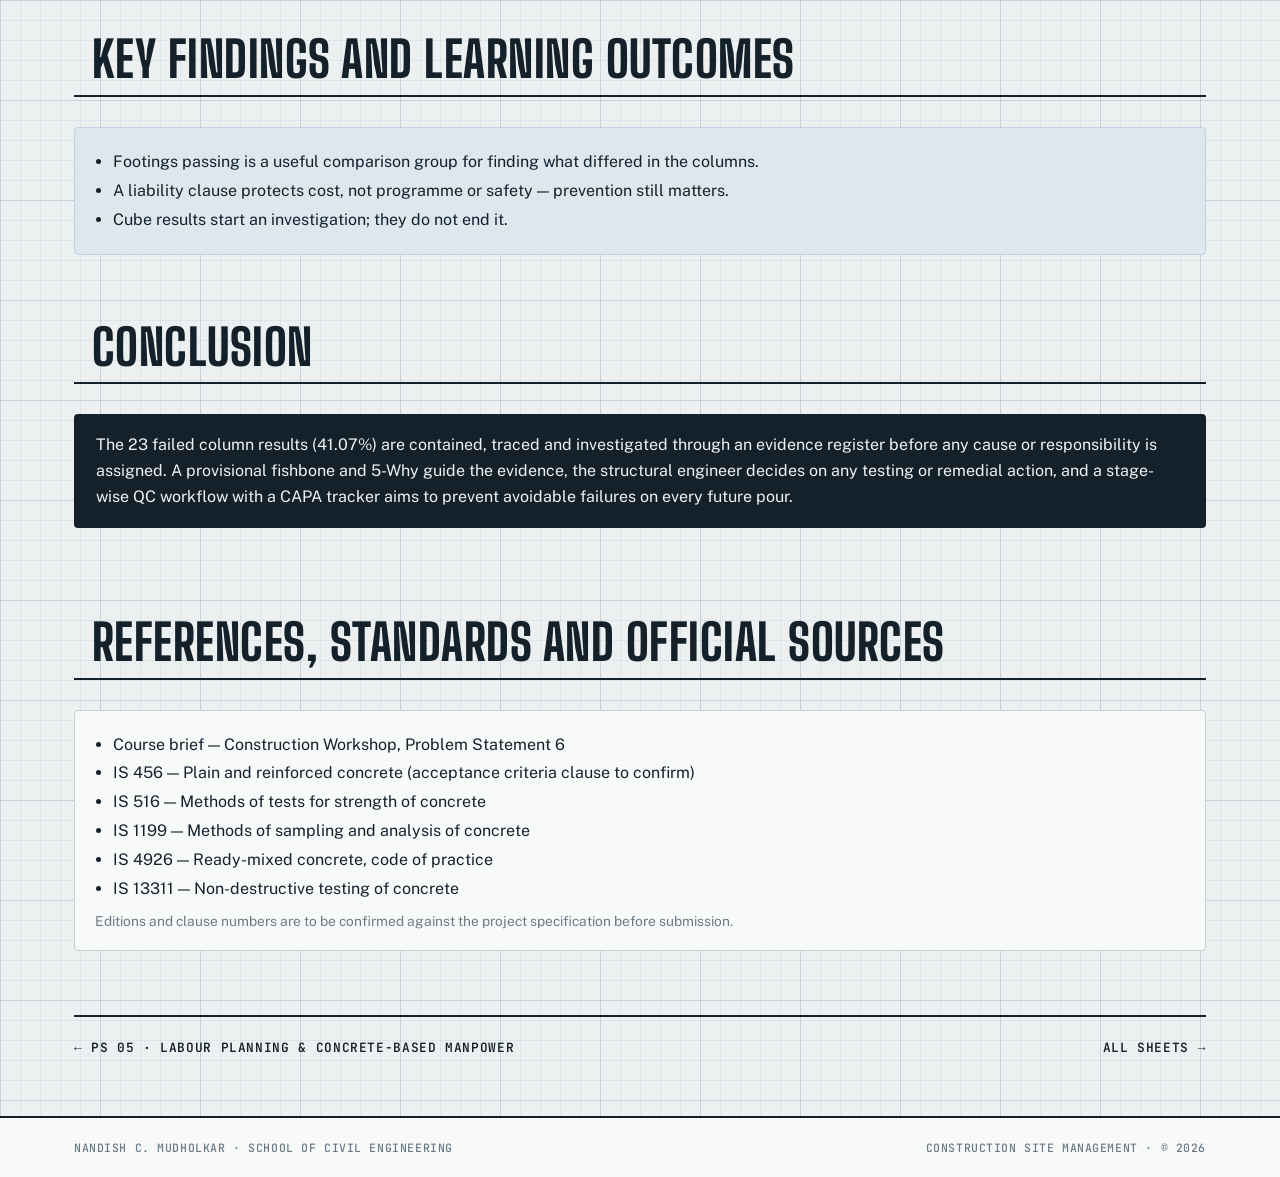
<file: work/ps6.html>
<!DOCTYPE html>
<html lang="en">
<head>
<meta charset="utf-8">
<meta name="viewport" content="width=device-width, initial-scale=1">
<title>PS 06 · Cube Test Failures — Investigation &amp;amp; Prevention — Nandish C. Mudholkar</title>
<meta name="description" content="Demonstrate the importance of site tests and the ramifications of material test failure.">
<link rel="icon" href="data:image/svg+xml,%3Csvg xmlns='http://www.w3.org/2000/svg' viewBox='0 0 32 32'%3E%3Crect x='2' y='2' width='28' height='28' fill='none' stroke='%2314212B' stroke-width='4'/%3E%3Crect x='9' y='9' width='14' height='14' fill='%23E0661A'/%3E%3C/svg%3E">

<link rel="stylesheet" href="../assets/css/style.css">
</head>
<body>
<header class="topbar"><div class="wrap"><a class="brand" href="../index.html"><span class="mark"></span><span data-fill="firstName">Nandish</span></a><button class="menu-btn" aria-label="Menu">Menu</button><nav class="nav"><a href="../index.html" class="">Home</a><a href="../index.html#about" class="">About</a><a href="../index.html#workshop" class="on">Workshop</a><a href="../index.html#gallery" class="">Gallery</a><a href="../index.html#contact" class="">Contact</a></nav></div></header>
<main>

<div class="wrap ps-head">
  <div class="crumbs"><a href="../index.html">Home</a> / <a href="../index.html#workshop">Construction Site Management</a> / Problem Statement 06</div>
  <div class="mono" style="margin-top:8px;color:var(--ink-2)">Portfolio of Nandish C. Mudholkar · Roll No. 110 · USN 01FE23BCV025 · School of Civil Engineering, KLE Technological University</div>
  <h1><small>Problem Statement 06</small>Cube Test Failures — Investigation &amp; Prevention</h1>
  <p class="theme"><b>Theme —</b> Demonstrate the importance of site tests and the ramifications of material test failure.</p>
  <div class="titleblock"><div><label>Drg no.</label><span>PS-06</span></div><div><label>Columns</label><span>23 / 56 failed</span></div><div><label>Footings</label><span>106 / 106 passed</span></div><div><label>Sheet</label><span>6 of 6</span></div><div><label>Status</label><span>Individual work</span></div></div>
  <div class="toc"><a href="#statement">Statement</a><a href="#context">Incident</a><a href="#objectives">Objectives</a><a href="#meeting">MoM</a><a href="#data">Containment &amp; evidence</a><a href="#approach">Root cause</a><a href="#analysis">Evaluation</a><a href="#plan">CAPA</a><a href="#risks">Risks</a><a href="#learning">Learning</a><a href="#conclusion">Conclusion</a><a href="#refs">References</a></div>
</div>
<div class="wrap ps-body">
<section id="statement" class="rv"><div class="sec-head"><span class="no">1</span><h2>Problem statement</h2></div><div class="card ink"><h4 style="color:#F6B07E">Official theme</h4><p style="margin:0 0 10px">To demonstrate the importance of various tests conducted on site and the ramifications of the failure of material tests.</p>
<div style="opacity:.92"><p>RCC work is in progress and the work has reached the ground floor
level in 3 blocks. Concrete cubes cast during the RCC work of all
footings and columns are sent out for testing by a third party testing
company. Out of 106 footings cast, all 106 have attained the required
strength. But out of 56 columns cast, 23 of them have failed the 28-day
compressive strength test. Since your own concrete plant is still being
set up, you had used local RMC for this work. The RMC owner has a clause
on the contract that states that any failure of strength attainment will
be his responsibility and he will bear the expenses to demolish the
failed structural component and rebuild it. This clause saved a lot of
financial loss to your company. But the RMC contractor still says there
was a mistake in the concreting at the site.</p>
<p>Brainstorm to figure out all the possibilities that might have gone
wrong. Also, develop a plan that will ensure no concrete cube test will
fail in this project hereafter. Also, from the RMC owner’s point of
view, what precautions should he take to ensure he does not face such
precarious conditions in the future.</p></div><p class="small" style="opacity:.7;margin:10px 0 0">Official wording from the course brief. The case figures are the faculty's scenario, not Nandish's site records.</p></div><div style="margin-top:16px"><div class="slot"><figure class="ph  contain" data-src="../images/ps6/illustration-cube-testing.png" data-label="Cube moulds with IDs, curing tank and compression testing machine — Illustrative image — not an actual photograph of Nandish&#x27;s project/site."></figure><div class="cap"><span class="tag ok">FIGURE</span> Cube moulds with IDs, curing tank and compression testing machine — Illustrative image — not an actual photograph of Nandish's project/site.</div></div></div></section><section id="context" class="rv"><div class="sec-head"><span class="no">2</span><h2>Incident summary — facts vs unknowns</h2></div>
<div class="grid g3">
<div class="card red"><h4>Columns</h4><p><b>23 of 56</b> failed the 28-day test <span class="pill g">brief</span></p><p>23 ÷ 56 × 100 = <b>41.07%</b></p></div>
<div class="card green"><h4>Footings</h4><p><b>106 of 106</b> passed <span class="pill g">brief</span></p></div>
<div class="card blue"><h4>Supply</h4><p>Local RMC; own plant not yet running <span class="pill g">brief</span></p></div>
</div>
<div class="tbl-wrap "><table><thead><tr><th class="">Item needed for each failed result</th><th class="">Status</th></tr></thead><tbody><tr><td class="">Member and location</td><td class="">[Data required]</td></tr><tr><td class="">Concrete grade specified</td><td class="">[Data required]</td></tr><tr><td class="">Pour date, batch / ticket no.</td><td class="">[Data required]</td></tr><tr><td class="">Sample / cube IDs, cube age, test date</td><td class="">[Data required]</td></tr><tr><td class="">Measured strengths</td><td class="">[Data required]</td></tr><tr><td class="">Acceptance criteria applied</td><td class="">[Project specification / IS 456 — confirm]</td></tr></tbody></table></div>
<p class="small">Confirmed facts are only those in the brief. The RMC contractor's claim of a site mistake is an <b>allegation</b> until evidence shows otherwise.</p></section><section id="objectives" class="rv"><div class="sec-head"><span class="no">3</span><h2>Objectives and scope</h2></div>
<ul class="tight"><li>Contain the problem and preserve evidence</li><li>Test every plausible cause against evidence</li><li>Separate technical cause, procedural failure and contractual responsibility</li><li>Leave structural decisions to the appointed structural engineer</li><li>Prevent any avoidable cube failure on future pours</li><li>Set out the RMC owner's own precautions</li></ul></section><section id="meeting" class="rv"><div class="sec-head"><span class="no">4</span><h2>Team meeting — minutes of meeting</h2></div>
<div class="mom">
  <div class="mom-head"><div><span class="mono" style="color:var(--orange)">Minutes of Meeting — PS6</span>
  <h3 style="margin:4px 0 6px">Cube test failure — investigation and prevention</h3></div>
  <span class="badge">Draft MoM prepared for portfolio documentation — verify against actual team discussion before submission.</span></div>
  <div class="grid g2" style="margin-top:14px">
    <div class="card"><div class="tbl-wrap "><table><thead><tr><th class="">Field</th><th class="">Entry</th></tr></thead><tbody><tr><td class="">Meeting number</td><td class="">[e.g. Meeting X]</td></tr><tr><td class="">Problem statement</td><td class="">Cube test failure — investigation and prevention</td></tr><tr><td class="">Date</td><td class="">[To be filled / verified]</td></tr><tr><td class="">Time</td><td class="">[To be filled / verified]</td></tr><tr><td class="">Mode / location</td><td class="">[To be filled / verified]</td></tr><tr><td class="">Members present</td><td class="">[Only confirmed names]</td></tr><tr><td class="">Next meeting</td><td class="">[To be confirmed]</td></tr></tbody></table></div></div>
    <div class="card"><h4>Agenda</h4><ol class="tight"><li>Understand the problem statement and required deliverables.</li><li>Review PS1 project information relevant to this problem.</li><li>Identify missing data and evidence required.</li><li>Discuss the proposed technical approach.</li><li>Allocate responsibilities and deadlines.</li><li>Containment actions</li><li>Evidence register owners</li></ol></div>
  </div>
  <h4 style="margin-top:16px">Discussion points (proposed — to be confirmed)</h4><ul class="tight"><li>What is known from the brief and what records are missing</li><li>Why footings passed but columns failed — differences in batch, date, mix, placing, sampling</li><li>RMC clause on demolition and rebuild vs the RMC contractor's claim of site error</li><li>Preventive controls for future pours</li></ul>
  <div class="card green" style="margin-top:12px"><h4>Decisions — proposed, not yet taken</h4><ul class="tight"><li>Hold further pours with the suspect mix / batch pending review</li><li>Build the evidence register before assigning cause</li><li>Structural engineer decides on any further testing or remedial action</li></ul></div>
  <h4 style="margin-top:16px">Action items</h4><div class="tbl-wrap "><table><thead><tr><th class="">Task</th><th class="">Responsible member</th><th class="">Due date</th><th class="">Status</th></tr></thead><tbody><tr><td class="">Trace failed results to members and batch tickets</td><td class="">[Confirmed member]</td><td class="">[Date]</td><td class="">[Open]</td></tr><tr><td class="">Collect plant, delivery, site and lab records</td><td class="">[Confirmed member]</td><td class="">[Date]</td><td class="">[Open]</td></tr><tr><td class="">Prepare fishbone and provisional 5-Why</td><td class="">[Confirmed member]</td><td class="">[Date]</td><td class="">[Open]</td></tr><tr><td class="">Draft CAPA tracker</td><td class="">[Confirmed member]</td><td class="">[Date]</td><td class="">[Open]</td></tr><tr><td class="">Review RMC agreement clauses</td><td class="">[Confirmed member]</td><td class="">[Date]</td><td class="">[Open]</td></tr></tbody></table></div>
  <div class="grid g2" style="margin-top:14px;align-items:start"><figure class="shot wide"><a href="../images/ps6/team-session-2026-11-06.jpg" target="_blank" rel="noopener"><img src="../images/ps6/team-session-2026-11-06.jpg" alt="Nandish&#x27;s team of four working at a yellow outdoor table on the KLE Tech campus, Hubballi, with notebooks open" loading="lazy"></a><figcaption><span class="tag ok">PHOTO</span>Team working session at KLE Tech, Vidya Nagar, Hubballi — GPS-stamped 06/11/2026, 01:39 PM. Genuine photograph; the topic discussed in this session is not recorded.</figcaption></figure><div class="card"><h4>About this photograph</h4><p class="small" style="margin:0">A real team working session from the semester, placed with the PS6 draft minutes. The minutes above remain a draft to be verified against the actual discussion.</p></div></div>
</div></section><section id="data" class="rv"><div class="sec-head"><span class="no">5</span><h2>Immediate containment and evidence register</h2></div>
<ol class="steps"><li><b>Hold</b>Stop further pours using the suspect mix / batch where appropriate.</li><li><b>Preserve</b>Keep remaining cubes, certificates, batch tickets, challans, pour cards, site diaries.</li><li><b>Trace</b>Map each failed result to member, batch and pour.</li><li><b>Notify</b>Project manager, QA/QC, RMC supplier and structural engineer, in writing.</li><li><b>No verdict</b>Do not declare any member safe or unsafe — that is the structural engineer's decision.</li></ol>
<h4 style="margin-top:14px">Evidence register</h4>
<div class="tbl-wrap "><table><thead><tr><th class="">Evidence</th><th class="">Held by</th><th class="">What it can show</th><th class="">Status</th></tr></thead><tbody><tr><td class="">Cube sampling and curing records</td><td class="">Site / QA/QC</td><td class="">Correct sampling, first-24 h protection, tank curing</td><td class="">[Pending]</td></tr><tr><td class="">Lab accreditation, CTM calibration, test procedure</td><td class="">Third-party lab</td><td class="">Test validity</td><td class="">[Pending]</td></tr><tr><td class="">Cube dimensions, age, condition, failure mode</td><td class="">Third-party lab</td><td class="">Specimen and test quality</td><td class="">[Pending]</td></tr><tr><td class="">Slump / workability and fresh-concrete records</td><td class="">Site</td><td class="">Workability at receipt; possible water addition</td><td class="">[Pending]</td></tr><tr><td class="">Plant calibration, weigh-batch printouts, mix design, material certificates</td><td class="">RMC supplier</td><td class="">Correct proportions and materials</td><td class="">[Pending]</td></tr><tr><td class="">Water added at plant / site, admixture dosage, transit time</td><td class="">RMC / site</td><td class="">w/c ratio changes, workability loss</td><td class="">[Pending]</td></tr><tr><td class="">Placement, compaction, vibration, finishing, curing records</td><td class="">Site</td><td class="">In-situ quality</td><td class="">[Pending]</td></tr><tr><td class="">Weather, delays, segregation, bleeding</td><td class="">Site diary</td><td class="">Contributing conditions</td><td class="">[Pending]</td></tr><tr><td class="">Supplier and contractor communications</td><td class="">PM office</td><td class="">Notices and claims</td><td class="">[Pending]</td></tr></tbody></table></div></section><section id="approach" class="rv"><div class="sec-head"><span class="no">6</span><h2>Root-cause analysis (provisional)</h2></div>
<div class="slot"><figure class="ph  contain" data-src="../images/ps6/fishbone.png" data-label="Fishbone of possible causes — Provisional; hypotheses only"></figure><div class="cap"><span class="tag ok">FIGURE</span> Fishbone of possible causes — Provisional; hypotheses only</div></div>
<h4 style="margin-top:14px">Hypotheses to test</h4>
<div class="tbl-wrap "><table><thead><tr><th class="">Hypothesis</th><th class="">Evidence that confirms or rejects it</th></tr></thead><tbody><tr><td class="">Incorrect mix proportions / batching error</td><td class="">Weigh-batch printouts, plant calibration</td></tr><tr><td class="">Moisture correction or aggregate grading issue</td><td class="">Plant material records</td></tr><tr><td class="">Excess or unauthorised water</td><td class="">Tickets, slump, site observation</td></tr><tr><td class="">Admixture dosage / compatibility</td><td class="">Dosage records, trials</td></tr><tr><td class="">Delayed delivery / workability loss</td><td class="">Dispatch and arrival times</td></tr><tr><td class="">Poor cube sampling, moulding, compaction or curing</td><td class="">Cube register, curing log</td></tr><tr><td class="">Laboratory / testing error</td><td class="">Accreditation, calibration, procedure</td></tr><tr><td class="">Poor placing, compaction or curing in the structure</td><td class="">Pour records — affects members more than cubes</td></tr><tr><td class="">Material quality or equipment calibration</td><td class="">Certificates, calibration records</td></tr></tbody></table></div>
<h4 style="margin-top:14px">5-Why — provisional, to be completed from evidence</h4>
<div class="tbl-wrap "><table><thead><tr><th class="">Why?</th><th class="">Answer (evidence-backed only)</th></tr></thead><tbody><tr><td class="">1. Why did 23 column results fail?</td><td class="">[Pending evidence]</td></tr><tr><td class="">2. Why …?</td><td class="">[Pending]</td></tr><tr><td class="">3. Why …?</td><td class="">[Pending]</td></tr><tr><td class="">4. Why …?</td><td class="">[Pending]</td></tr><tr><td class="">5. Why …? (root cause)</td><td class="">[Pending]</td></tr></tbody></table></div></section><section id="analysis" class="rv"><div class="sec-head"><span class="no">7</span><h2>Technical evaluation and responsibility</h2></div>
<div class="grid g2">
<div class="card blue"><h4>Cubes vs the structure</h4><ul class="tight"><li>Cube results describe the sample's concrete under standard curing, not directly the in-situ member</li><li>Low cubes can come from poor sampling or curing while the member is adequate — or the reverse</li><li>Further testing (rebound hammer, UPV, cores) is selected and interpreted by qualified professionals and the structural engineer</li><li>No single NDT result is proof of structural capacity</li><li>Acceptance criteria: project specification and the applicable code (IS 456) — clause to confirm</li></ul></div>
<div class="card orange"><h4>Contractual review</h4><ul class="tight"><li>Purchase order / RMC agreement and approved mix design</li><li>Supplier scope and sampling responsibility</li><li>Site handling obligations after discharge</li><li>Acceptance / rejection clauses and notice periods</li><li>Liability clause — demolition and rebuild at the RMC owner's cost (brief)</li><li>Technical cause ≠ procedural failure ≠ contractual responsibility — no blame before evidence</li></ul></div>
</div>
<h4 style="margin-top:14px">RACI</h4>
<div class="tbl-wrap "><table><thead><tr><th class="">Activity</th><th class="">RMC supplier</th><th class="">Site team</th><th class="">QA/QC</th><th class="">Third-party lab</th><th class="">Structural engineer</th><th class="">Project manager</th></tr></thead><tbody><tr><td class="">Mix design and batching</td><td class="">R</td><td class="">I</td><td class="">C</td><td class=""></td><td class="">C</td><td class="">A</td></tr><tr><td class="">Receipt checks and slump</td><td class="">C</td><td class="">R</td><td class="">A</td><td class=""></td><td class=""></td><td class=""></td></tr><tr><td class="">Placing, compaction, curing</td><td class=""></td><td class="">R</td><td class="">A</td><td class=""></td><td class=""></td><td class=""></td></tr><tr><td class="">Cube sampling and curing</td><td class="">C</td><td class="">R</td><td class="">A</td><td class=""></td><td class=""></td><td class=""></td></tr><tr><td class="">Testing and reporting</td><td class=""></td><td class=""></td><td class="">C</td><td class="">R</td><td class="">I</td><td class="">I</td></tr><tr><td class="">Structural assessment and decision</td><td class="">I</td><td class="">I</td><td class="">C</td><td class="">C</td><td class="">R</td><td class="">A</td></tr><tr><td class="">Contract claim</td><td class="">C</td><td class="">C</td><td class="">C</td><td class=""></td><td class="">C</td><td class="">R</td></tr></tbody></table></div>
<p class="small">R responsible · A accountable · C consulted · I informed. Subject to the actual contract.</p></section><section id="plan" class="rv"><div class="sec-head"><span class="no">8</span><h2>Corrective and preventive action</h2></div>
<div class="slot"><figure class="ph  contain" data-src="../images/ps6/qc-workflow.png" data-label="Concrete quality-control workflow with hold points — Conceptual / proposed arrangement"></figure><div class="cap"><span class="tag ok">FIGURE</span> Concrete quality-control workflow with hold points — Conceptual / proposed arrangement</div></div>
<h4 style="margin-top:14px">CAPA tracker</h4>
<div class="tbl-wrap "><table><thead><tr><th class="">#</th><th class="">Type</th><th class="">Action</th><th class="">Owner</th><th class="">Due</th><th class="">Closure evidence</th><th class="">Status</th></tr></thead><tbody><tr><td class="">1</td><td class="">Containment</td><td class="">Hold suspect mix / batch; preserve records</td><td class="">Project manager</td><td class="">[Date]</td><td class="">Hold notice</td><td class="">[Open]</td></tr><tr><td class="">2</td><td class="">Correction</td><td class="">Trace failed results to members</td><td class="">QA/QC</td><td class="">[Date]</td><td class="">Traceability sheet</td><td class="">[Open]</td></tr><tr><td class="">3</td><td class="">Root cause</td><td class="">Complete evidence register, fishbone, 5-Why</td><td class="">QA/QC</td><td class="">[Date]</td><td class="">Investigation report</td><td class="">[Open]</td></tr><tr><td class="">4</td><td class="">Supplier CAR</td><td class="">Corrective action request to RMC supplier</td><td class="">Project manager</td><td class="">[Date]</td><td class="">Supplier reply and evidence</td><td class="">[Open]</td></tr><tr><td class="">5</td><td class="">Preventive</td><td class="">Pour checklist, cube register, hold points for all pours</td><td class="">Site engineer</td><td class="">[Date]</td><td class="">Signed checklists</td><td class="">[Open]</td></tr><tr><td class="">6</td><td class="">Structural</td><td class="">Engineer's assessment and decision</td><td class="">Structural engineer</td><td class="">[Date]</td><td class="">Assessment report</td><td class="">[Open]</td></tr></tbody></table></div>
<div class="grid g2" style="margin-top:14px">
<div class="card green"><h4>No avoidable cube failure hereafter — site plan</h4><ul class="tight"><li>Approved mix design and trial results before first pour</li><li>Pour card: formwork, reinforcement, cover checked</li><li>Receipt: batch ticket, time since batching, slump; no water without approval</li><li>Placing: drop height, layer thickness, vibration</li><li>Cubes: correct sampling, IDs, first-24 h protection, tank curing</li><li>Accredited lab; results reviewed at 7 and 28 days; NCR when needed</li></ul></div>
<div class="card blue"><h4>RMC owner's precautions</h4><ul class="tight"><li>Calibrated plant; daily weigh-batch records</li><li>Material testing and moisture correction</li><li>Batch tickets with grade, time and quantity</li><li>Transit-time limit; no water added in transit</li><li>Joint sampling with site; witness cube casting</li><li>Clear contract clauses on site handling, sampling and curing responsibility</li><li>Insurance for product liability where available — to confirm</li><li>Keep records for the contract period</li></ul></div>
</div>
<p class="small">All decisions on acceptance, repair, strengthening, load restriction or demolition are made by the appointed structural engineer on documented assessment. This page prescribes none.</p></section><section id="risks" class="rv"><div class="sec-head"><span class="no">9</span><h2>Risk assessment and mitigation</h2></div>
<div class="tbl-wrap "><table><thead><tr><th class="">Risk</th><th class="">Likelihood / impact</th><th class="">Mitigation</th></tr></thead><tbody><tr><td class="">Further pours with the same problem</td><td class="">[Assess]</td><td class="">Hold and preventive controls</td></tr><tr><td class="">Missing records</td><td class="">[Assess]</td><td class="">Preserve immediately; request from supplier</td></tr><tr><td class="">Dispute over responsibility</td><td class="">[Assess]</td><td class="">Evidence register; contract review</td></tr><tr><td class="">Programme delay</td><td class="">[Assess]</td><td class="">Re-sequence other blocks</td></tr><tr><td class="">Unsafe use of members</td><td class="">[Assess]</td><td class="">Load restriction only on engineer's advice</td></tr></tbody></table></div>
<div class="card orange" style="margin-top:12px"><h4>Limitations</h4><ul class="tight"><li>Only the brief's figures are known; member-level data is missing.</li><li>All causes are hypotheses.</li><li>No structural conclusion is drawn.</li></ul></div></section><section id="learning" class="rv"><div class="sec-head"><span class="no"></span><h2>Key findings and learning outcomes</h2></div><div class="card blue"><ul class="tight"><li>Footings passing is a useful comparison group for finding what differed in the columns.</li><li>A liability clause protects cost, not programme or safety — prevention still matters.</li><li>Cube results start an investigation; they do not end it.</li></ul></div></section><section id="conclusion" class="rv"><div class="sec-head"><span class="no"></span><h2>Conclusion</h2></div><div class="callout">The 23 failed column results (41.07%) are contained, traced and investigated through an evidence register before any cause or responsibility is assigned.
A provisional fishbone and 5-Why guide the evidence, the structural engineer decides on any testing or remedial action, and a stage-wise QC workflow with a CAPA tracker aims to prevent avoidable failures on every future pour.</div></section><section id="refs" class="rv"><div class="sec-head"><span class="no"></span><h2>References, standards and official sources</h2></div><div class="card"><ul class="tight"><li>Course brief — Construction Workshop, Problem Statement 6</li><li>IS 456 — Plain and reinforced concrete (acceptance criteria clause to confirm)</li><li>IS 516 — Methods of tests for strength of concrete</li><li>IS 1199 — Methods of sampling and analysis of concrete</li><li>IS 4926 — Ready-mixed concrete, code of practice</li><li>IS 13311 — Non-destructive testing of concrete</li></ul><p class="small muted" style="margin:8px 0 0">Editions and clause numbers are to be confirmed against the project specification before submission.</p></div></section>
<div class="pager"><a href="ps5.html">← PS 05 · Labour Planning & Concrete-Based Manpower</a><a href="../index.html#workshop">All sheets →</a></div>
</div>
</main>
<footer><div class="wrap"><span><span data-fill="fullName">Nandish C. Mudholkar</span> · <span data-fill="program"></span></span>
<span>Construction Site Management · © <span data-year></span></span></div></footer>
<script src="../assets/js/config.js"></script>
<script src="../assets/js/site.js"></script>
</body>
</html>
</file>
<file: assets/css/style.css>
/* Self-hosted fonts (SIL Open Font License) */
@font-face{font-family:"Big Shoulders Display";font-style:normal;font-weight:800;font-display:swap;src:url("../fonts/big-shoulders-display-latin-800-normal.woff2") format("woff2")}
@font-face{font-family:"Big Shoulders Display";font-style:normal;font-weight:900;font-display:swap;src:url("../fonts/big-shoulders-display-latin-900-normal.woff2") format("woff2")}
@font-face{font-family:"Public Sans";font-style:normal;font-weight:400;font-display:swap;src:url("../fonts/public-sans-latin-400-normal.woff2") format("woff2")}
@font-face{font-family:"Public Sans";font-style:normal;font-weight:600;font-display:swap;src:url("../fonts/public-sans-latin-600-normal.woff2") format("woff2")}
@font-face{font-family:"Public Sans";font-style:normal;font-weight:700;font-display:swap;src:url("../fonts/public-sans-latin-700-normal.woff2") format("woff2")}
@font-face{font-family:"JetBrains Mono";font-style:normal;font-weight:500;font-display:swap;src:url("../fonts/jetbrains-mono-latin-500-normal.woff2") format("woff2")}
@font-face{font-family:"JetBrains Mono";font-style:normal;font-weight:600;font-display:swap;src:url("../fonts/jetbrains-mono-latin-600-normal.woff2") format("woff2")}
/* =========================================================
   Apramey — portfolio
   Aesthetic: drafting sheet. Paper, ink, blueprint grid,
   safety-orange markups, title blocks.
   ========================================================= */
:root{
  --paper:#EDF0F1;
  --paper-2:#E3E8EA;
  --sheet:#F8FAFA;
  --ink:#14212B;
  --ink-2:#3A4954;
  --ink-3:#6B7A85;
  --rule:#C6D0D5;
  --grid:rgba(31,78,121,.07);
  --grid-major:rgba(31,78,121,.12);
  --blue:#1F4E79;
  --blue-soft:#DCE7F0;
  --orange:#E0661A;
  --orange-soft:#FBE6D6;
  --green:#2F6B57;
  --green-soft:#DDEEE6;
  --red:#A63D3D;
  --red-soft:#F5E0E0;
  --display:"Big Shoulders Display", "Arial Narrow", sans-serif;
  --body:"Public Sans", "Segoe UI", system-ui, sans-serif;
  --mono:"JetBrains Mono", ui-monospace, monospace;
  --max:1180px;
  --r:4px;
}
*{box-sizing:border-box}
html{scroll-behavior:smooth}
body{
  margin:0;color:var(--ink);font:16px/1.62 var(--body);
  background-color:var(--paper);
  background-image:
    linear-gradient(var(--grid-major) 1px,transparent 1px),
    linear-gradient(90deg,var(--grid-major) 1px,transparent 1px),
    linear-gradient(var(--grid) 1px,transparent 1px),
    linear-gradient(90deg,var(--grid) 1px,transparent 1px);
  background-size:100px 100px,100px 100px,20px 20px,20px 20px;
  -webkit-font-smoothing:antialiased;
}
a{color:var(--blue);text-decoration-thickness:1px;text-underline-offset:3px}
a:hover{color:var(--orange)}
img{max-width:100%;display:block}
.wrap{max-width:var(--max);margin:0 auto;padding:0 24px}
.mono{font-family:var(--mono);font-size:.78rem;letter-spacing:.04em;text-transform:uppercase}

/* ---------- top bar ---------- */
.topbar{position:sticky;top:0;z-index:50;background:rgba(237,240,241,.88);backdrop-filter:blur(8px);border-bottom:1px solid var(--rule)}
.topbar .wrap{display:flex;align-items:center;justify-content:space-between;height:60px;gap:16px}
.brand{font-family:var(--display);font-weight:800;font-size:1.55rem;letter-spacing:.02em;text-transform:uppercase;color:var(--ink);text-decoration:none;display:flex;align-items:center;gap:10px}
.brand .mark{width:26px;height:26px;border:2px solid var(--ink);position:relative}
.brand .mark::after{content:"";position:absolute;inset:4px;background:var(--orange)}
.nav{display:flex;gap:4px;flex-wrap:wrap}
.nav a{font-family:var(--mono);font-size:.74rem;letter-spacing:.06em;text-transform:uppercase;color:var(--ink-2);text-decoration:none;padding:7px 10px;border:1px solid transparent}
.nav a:hover,.nav a.on{border-color:var(--ink);color:var(--ink)}
.menu-btn{display:none;background:none;border:1px solid var(--ink);font:600 .75rem var(--mono);padding:7px 10px;text-transform:uppercase}
@media (max-width:820px){
  .menu-btn{display:block}
  .nav{display:none;position:absolute;top:60px;left:0;right:0;background:var(--sheet);border-bottom:1px solid var(--rule);flex-direction:column;padding:10px 24px}
  .nav.open{display:flex}
}

/* ---------- hero ---------- */
.hero{padding-top:64px;padding-bottom:40px;position:relative}
.hero-grid{display:grid;grid-template-columns:1.35fr .9fr;gap:48px;align-items:end}
@media (max-width:900px){.hero-grid{grid-template-columns:1fr}}
.kicker{font-family:var(--mono);font-size:.78rem;letter-spacing:.12em;text-transform:uppercase;color:var(--orange);display:flex;align-items:center;gap:10px}
.kicker::before{content:"";width:28px;height:2px;background:var(--orange)}
.hero h1{font-family:var(--display);font-weight:900;text-transform:uppercase;line-height:.84;letter-spacing:-.005em;font-size:clamp(4.2rem,14vw,10.5rem);margin:14px 0 10px;color:var(--ink)}
.hero h1 .dim{display:block;color:transparent;-webkit-text-stroke:2px var(--ink);font-size:.42em;letter-spacing:.02em;line-height:1;margin-top:10px}
.hero .lede{font-size:1.15rem;max-width:560px;color:var(--ink-2)}
.dimline{display:flex;align-items:center;gap:8px;margin:22px 0 0;color:var(--ink-3)}
.dimline span.l{flex:1;height:1px;background:var(--ink-3);position:relative}
.dimline span.l::before,.dimline span.l::after{content:"";position:absolute;top:-5px;width:1px;height:11px;background:var(--ink-3)}
.dimline span.l::before{left:0}.dimline span.l::after{right:0}

/* ID card / title block */
.idblock{background:var(--sheet);border:2px solid var(--ink);box-shadow:8px 8px 0 var(--ink)}
.idblock .ph{border:0;border-bottom:2px solid var(--ink);aspect-ratio:4/4.4}
.tb{display:grid;grid-template-columns:1fr 1fr}
.tb > div{padding:10px 14px;border-right:1px solid var(--ink);border-bottom:1px solid var(--ink)}
.tb > div:nth-child(2n){border-right:0}
.tb > div.full{grid-column:1/-1;border-right:0}
.tb > div:last-child,.tb > div.last{border-bottom:0}
.tb label{display:block;font-family:var(--mono);font-size:.64rem;letter-spacing:.1em;text-transform:uppercase;color:var(--ink-3)}
.tb .v{font-family:var(--mono);font-size:.95rem;font-weight:600;min-height:1.5em}
.blank{display:inline-block;min-width:150px;border-bottom:1.5px dashed var(--orange);color:var(--orange);font-size:.7rem;letter-spacing:.06em;line-height:1.9}

/* ---------- sections ---------- */
section{padding:56px 0}
.sec-head{display:flex;align-items:baseline;gap:18px;border-bottom:2px solid var(--ink);padding-bottom:10px;margin-bottom:30px}
.sec-head .no{font-family:var(--mono);font-size:.8rem;color:var(--orange);letter-spacing:.1em}
.sec-head h2{font-family:var(--display);font-weight:800;text-transform:uppercase;font-size:clamp(2rem,4.6vw,3.1rem);line-height:1;margin:0;letter-spacing:.01em}
.sec-head .aside{margin-left:auto;font-family:var(--mono);font-size:.72rem;color:var(--ink-3);text-transform:uppercase;letter-spacing:.06em;text-align:right}
h3{font-family:var(--display);font-weight:800;text-transform:uppercase;font-size:1.65rem;line-height:1.05;margin:36px 0 12px;letter-spacing:.015em}
h4{font-family:var(--mono);font-size:.82rem;letter-spacing:.08em;text-transform:uppercase;margin:0 0 8px;color:var(--blue)}
p{margin:0 0 14px}
.muted{color:var(--ink-3)}
.small{font-size:.86rem}

/* ---------- cards ---------- */
.grid{display:grid;gap:18px}
.g2{grid-template-columns:repeat(2,1fr)}
.g3{grid-template-columns:repeat(3,1fr)}
.g4{grid-template-columns:repeat(4,1fr)}
@media (max-width:900px){.g3,.g4{grid-template-columns:repeat(2,1fr)}}
@media (max-width:620px){.g2,.g3,.g4{grid-template-columns:1fr}}
.card{background:var(--sheet);border:1px solid var(--rule);padding:18px 20px;border-radius:var(--r)}
.card.blue{background:var(--blue-soft);border-color:#BFD2E2}
.card.orange{background:var(--orange-soft);border-color:#F1CDB2}
.card.green{background:var(--green-soft);border-color:#BCDACB}
.card.red{background:var(--red-soft);border-color:#E7C3C3}
.card.ink{background:var(--ink);color:#E9EEF1;border-color:var(--ink)}
.card.ink h4{color:#F2A56F}
.card p:last-child,.card ul:last-child{margin-bottom:0}
ul.tight{margin:0;padding-left:1.1em}
ul.tight li{margin:3px 0}
ol.steps{counter-reset:s;list-style:none;padding:0;margin:0}
ol.steps li{counter-increment:s;position:relative;padding:0 0 14px 46px}
ol.steps li::before{content:counter(s,decimal-leading-zero);position:absolute;left:0;top:0;font:600 .8rem var(--mono);border:1.5px solid var(--ink);width:32px;height:26px;display:grid;place-items:center;background:var(--sheet)}
ol.steps li b{display:block}

/* stat */
.stats{display:grid;grid-template-columns:repeat(4,1fr);border:2px solid var(--ink);background:var(--sheet)}
@media (max-width:760px){.stats{grid-template-columns:repeat(2,1fr)}}
.stat{padding:18px 18px 16px;border-right:1px solid var(--ink)}
.stat:last-child{border-right:0}
@media (max-width:760px){.stat:nth-child(2){border-right:0}.stat:nth-child(-n+2){border-bottom:1px solid var(--ink)}}
.stat .n{font-family:var(--display);font-weight:900;font-size:2.7rem;line-height:1;color:var(--ink)}
.stat .n em{font-style:normal;color:var(--orange)}
.stat .l{font-family:var(--mono);font-size:.68rem;letter-spacing:.08em;text-transform:uppercase;color:var(--ink-3);margin-top:6px}

/* callout */
.callout{border-left:0;background:var(--ink);color:#EEF2F4;padding:18px 22px;border-radius:var(--r);position:relative;margin:22px 0}
.callout b{color:#F6B07E}
.note{font-size:.82rem;color:var(--ink-3);border-top:1px dashed var(--rule);padding-top:8px;margin-top:12px}

/* tables */
.tbl-wrap{overflow-x:auto;border:1px solid var(--ink);background:var(--sheet);margin:8px 0 6px}
table{border-collapse:collapse;width:100%;font-size:.9rem;min-width:480px}
th{background:var(--ink);color:#F1F4F6;font:600 .72rem var(--mono);letter-spacing:.06em;text-transform:uppercase;text-align:left;padding:10px 12px;vertical-align:bottom}
td{padding:9px 12px;border-top:1px solid var(--rule);vertical-align:top}
tr:nth-child(even) td{background:#F0F4F5}
td.num,th.num{text-align:right;font-family:var(--mono);font-size:.84rem;white-space:nowrap}
tr.total td{font-weight:700;background:var(--orange-soft)!important;border-top:2px solid var(--ink)}
.fill{color:var(--orange);font-family:var(--mono);font-size:.78rem}

/* ---------- image placeholders ---------- */
.ph{position:relative;background:
   repeating-linear-gradient(45deg,transparent 0 10px,rgba(20,33,43,.05) 10px 11px),var(--paper-2);
   border:1.5px dashed var(--ink-3);border-radius:var(--r);display:grid;place-items:center;text-align:center;overflow:hidden;min-height:180px;margin:0}
.ph.r169{aspect-ratio:16/9}.ph.r43{aspect-ratio:4/3}.ph.r34{aspect-ratio:3/4}.ph.r11{aspect-ratio:1/1}
.ph .ph-in{padding:18px;max-width:300px}
.ph .ph-ico{width:44px;height:44px;margin:0 auto 10px;border:1.5px solid var(--ink-2);position:relative}
.ph .ph-ico::before{content:"";position:absolute;left:6px;right:6px;bottom:7px;height:14px;background:linear-gradient(135deg,transparent 45%,var(--ink-2) 46% 54%,transparent 55%)}
.ph .ph-ico::after{content:"";position:absolute;width:8px;height:8px;border-radius:50%;background:var(--orange);top:7px;right:8px}
.ph .ph-t{font-family:var(--mono);font-size:.72rem;letter-spacing:.06em;text-transform:uppercase;color:var(--ink-2);font-weight:600}
.ph .ph-f{font-family:var(--mono);font-size:.68rem;color:var(--orange);margin-top:4px;word-break:break-all}
.ph.has-img{border-style:solid;background:var(--ink);min-height:0}
.ph.has-img img{width:100%;height:100%;object-fit:cover}
.ph.contain.has-img img{object-fit:contain;background:#fff}
figure figcaption,.cap{font-family:var(--mono);font-size:.7rem;color:var(--ink-3);letter-spacing:.04em;margin-top:6px;text-transform:uppercase}

/* ---------- drawing-sheet cards (project index) ---------- */
.sheets{display:grid;grid-template-columns:repeat(3,1fr);gap:22px}
@media (max-width:980px){.sheets{grid-template-columns:repeat(2,1fr)}}
@media (max-width:640px){.sheets{grid-template-columns:1fr}}
.sheetcard{display:flex;flex-direction:column;background:var(--sheet);border:2px solid var(--ink);text-decoration:none;color:var(--ink);transition:transform .18s ease,box-shadow .18s ease;position:relative}
.sheetcard:hover{transform:translate(-4px,-4px);box-shadow:6px 6px 0 var(--orange);color:var(--ink)}
.sheetcard .top{padding:18px 18px 14px;flex:1;position:relative}
.sheetcard .num{font-family:var(--display);font-weight:900;font-size:4.6rem;line-height:.8;color:transparent;-webkit-text-stroke:1.5px var(--ink)}
.sheetcard:hover .num{color:var(--orange);-webkit-text-stroke-color:var(--orange)}
.sheetcard h3{margin:14px 0 8px;font-size:1.45rem}
.sheetcard p{font-size:.9rem;color:var(--ink-2);margin:0}
.sheetcard .status{position:absolute;top:18px;right:18px;font:600 .64rem var(--mono);letter-spacing:.08em;text-transform:uppercase;padding:4px 8px;border:1.5px solid var(--ink)}
.sheetcard .status.done{background:var(--green-soft)}
.sheetcard .tbx{display:grid;grid-template-columns:1fr 1fr 1fr;border-top:2px solid var(--ink)}
.sheetcard .tbx div{padding:7px 10px;border-right:1px solid var(--ink);font-family:var(--mono);font-size:.68rem;text-transform:uppercase;letter-spacing:.05em}
.sheetcard .tbx div:last-child{border-right:0}
.sheetcard .tbx small{display:block;color:var(--ink-3);font-size:.58rem}

/* ---------- project page header (title block) ---------- */
.ps-head{padding-top:44px;padding-bottom:10px}
.ps-head .crumbs{font-family:var(--mono);font-size:.74rem;text-transform:uppercase;letter-spacing:.06em;color:var(--ink-3)}
.ps-head .crumbs a{color:var(--ink-3)}
.ps-head h1{font-family:var(--display);font-weight:900;text-transform:uppercase;font-size:clamp(2.6rem,7vw,5.4rem);line-height:.9;margin:14px 0 16px}
.ps-head h1 small{display:block;font-size:.36em;color:var(--orange);letter-spacing:.06em;margin-bottom:8px}
.theme{font-size:1.12rem;color:var(--ink-2);max-width:820px}
.titleblock{display:grid;grid-template-columns:repeat(5,1fr);border:2px solid var(--ink);background:var(--sheet);margin-top:26px}
.titleblock div{padding:9px 12px;border-right:1px solid var(--ink)}
.titleblock div:last-child{border-right:0}
.titleblock label{display:block;font:500 .6rem var(--mono);letter-spacing:.1em;text-transform:uppercase;color:var(--ink-3)}
.titleblock span{font:600 .82rem var(--mono);text-transform:uppercase}
@media (max-width:760px){.titleblock{grid-template-columns:1fr 1fr}.titleblock div{border-bottom:1px solid var(--ink)}.titleblock div:nth-child(2n){border-right:0}}

.toc{display:flex;flex-wrap:wrap;gap:8px;margin:22px 0 0}
.toc a{font:500 .7rem var(--mono);letter-spacing:.05em;text-transform:uppercase;color:var(--ink);border:1px solid var(--ink);padding:6px 10px;text-decoration:none;background:var(--sheet)}
.toc a:hover{background:var(--ink);color:#fff}

.ps-body section{padding:34px 0}
.split{display:grid;grid-template-columns:1.1fr .9fr;gap:28px;align-items:start}
@media (max-width:860px){.split{grid-template-columns:1fr}}

/* flow chips */
.flow{display:flex;flex-wrap:wrap;align-items:center;gap:6px;margin:8px 0 18px}
.flow span{font:600 .72rem var(--mono);letter-spacing:.05em;text-transform:uppercase;background:var(--sheet);border:1.5px solid var(--ink);padding:7px 10px}
.flow i{font-style:normal;color:var(--orange);font-weight:700}

/* bar chart */
.chart{background:var(--sheet);border:1px solid var(--ink);padding:18px 18px 10px}
.chart svg{width:100%;height:auto;display:block}
.legend{display:flex;gap:16px;flex-wrap:wrap;font:500 .7rem var(--mono);text-transform:uppercase;color:var(--ink-2);margin-top:6px}
.legend i{display:inline-block;width:12px;height:12px;margin-right:6px;vertical-align:-1px}

/* fishbone-ish cause grid */
.cause h4{display:flex;align-items:center;gap:8px}
.cause h4::before{content:"";width:9px;height:9px;background:var(--orange);display:inline-block}

/* pager */
.pager{display:flex;justify-content:space-between;gap:16px;border-top:2px solid var(--ink);padding:22px 0 0;margin-top:30px}
.pager a{font:600 .8rem var(--mono);text-transform:uppercase;letter-spacing:.05em;text-decoration:none;color:var(--ink)}
.pager a:hover{color:var(--orange)}
.btn{display:inline-flex;align-items:center;gap:8px;font:600 .76rem var(--mono);text-transform:uppercase;letter-spacing:.06em;background:var(--ink);color:#fff;padding:11px 16px;text-decoration:none;border:2px solid var(--ink)}
.btn:hover{background:var(--orange);border-color:var(--orange);color:#fff}
.btn.ghost{background:transparent;color:var(--ink)}
.btn.ghost:hover{color:#fff}
.btn[hidden]{display:none}

/* footer */
footer{margin-top:60px;border-top:2px solid var(--ink);background:var(--sheet)}
footer .wrap{display:flex;justify-content:space-between;gap:20px;flex-wrap:wrap;padding:22px 24px;font:500 .72rem var(--mono);text-transform:uppercase;letter-spacing:.05em;color:var(--ink-3)}

/* reveal animation */
.rv{opacity:0;transform:translateY(14px);transition:opacity .6s ease,transform .6s ease}
.rv.in{opacity:1;transform:none}
.hero .rv{transition-delay:calc(var(--d,0)*90ms)}
@media (prefers-reduced-motion:reduce){.rv{opacity:1;transform:none;transition:none}html{scroll-behavior:auto}}

/* skills */
.chips{display:flex;flex-wrap:wrap;gap:8px}
.chips span{font:500 .78rem var(--mono);border:1.5px solid var(--ink);padding:6px 10px;background:var(--sheet)}
.chips span.hot{background:var(--orange);border-color:var(--orange);color:#fff}

/* timeline */
.tl{border-left:2px solid var(--ink);margin-left:8px;padding-left:24px}
.tl .it{position:relative;padding-bottom:22px}
.tl .it::before{content:"";position:absolute;left:-32px;top:5px;width:12px;height:12px;background:var(--sheet);border:2px solid var(--ink)}
.tl .it.now::before{background:var(--orange);border-color:var(--orange)}
.tl .when{font:600 .72rem var(--mono);color:var(--orange);text-transform:uppercase;letter-spacing:.06em}
.tl h4{color:var(--ink);font-size:.95rem;margin:2px 0 2px;text-transform:none;letter-spacing:0;font-family:var(--body)}

/* layout safety: let grid/flex children shrink so wide tables scroll inside their frame */
.hero-grid > *,.split > *,.grid > *,.sheets > *{min-width:0}
.sec-head{flex-wrap:wrap}
@media (max-width:620px){
  .sec-head .aside{margin-left:0;text-align:left;width:100%}
  .stat{padding:14px 12px}
  .stat .n{font-size:2.1rem}
  .hero h1 .dim{-webkit-text-stroke-width:1.4px}
  .titleblock span{font-size:.74rem}
}
@media (max-width:620px){
  .dimline{display:none}
  .hero{padding-top:36px}
  .idblock{box-shadow:5px 5px 0 var(--ink);margin-right:5px}
}
.idblock .ph.has-img img{object-position:50% 25%}

/* ---- revision additions ---- */
.slot{margin:0}
.slot .cap .tag{display:inline-block;font:600 .6rem var(--mono);letter-spacing:.06em;padding:2px 6px;border:1px solid var(--ink-3);margin-right:6px;color:var(--ink-2);background:var(--sheet)}
.slot .cap .tag.ok{border-color:var(--blue);color:var(--blue)}
.slot .cap{text-transform:none;font-size:.74rem;letter-spacing:0}
.ph.cam .ph-ico{width:52px;height:38px;border-radius:6px;border:2px solid var(--ink-2);background:var(--sheet)}
.ph.cam .ph-ico::before{content:"";position:absolute;left:50%;top:50%;width:16px;height:16px;margin:-8px 0 0 -8px;border:2px solid var(--ink-2);border-radius:50%;background:none}
.ph.cam .ph-ico::after{content:"";position:absolute;top:-7px;left:9px;width:14px;height:6px;border-radius:2px 2px 0 0;background:var(--ink-2)}
.ph{background-color:#F1F3F4}
.mom{border:2px solid var(--ink);background:var(--paper-2);padding:20px;margin:0 0 26px;border-radius:var(--r)}
.mom-head{display:flex;justify-content:space-between;gap:16px;flex-wrap:wrap;align-items:flex-start}
.badge{font:600 .64rem var(--mono);letter-spacing:.05em;text-transform:uppercase;background:var(--orange-soft);border:1px solid #F1CDB2;color:#8A3E0E;padding:5px 8px;border-radius:3px;max-width:320px}
ol.tight{margin:0;padding-left:1.3em}
ol.tight li{margin:3px 0}
.eq{font-family:var(--mono);font-size:.86rem;background:var(--sheet);border:1px solid var(--rule);padding:10px 12px;margin:8px 0;border-radius:3px;overflow-x:auto}
.pill{display:inline-block;font:600 .64rem var(--mono);letter-spacing:.04em;text-transform:uppercase;padding:2px 6px;border-radius:3px;vertical-align:1px}
.pill.a{background:var(--orange-soft);color:#8A3E0E}
.pill.g{background:var(--green-soft);color:var(--green)}
.pill.b{background:var(--blue-soft);color:var(--blue)}
.pill.r{background:var(--red-soft);color:var(--red)}
.sources{font-size:.82rem;color:var(--ink-2)}
.sources li{margin:4px 0}
p,li,td{overflow-wrap:break-word}
/* real photographs / drawings (no placeholders) */
.shot{margin:0}
.shot a{display:block;border:1.5px solid var(--ink);background:#fff;overflow:hidden}
.shot img{display:block;width:100%;height:auto;transition:transform .4s ease}
.shot.cover a{aspect-ratio:4/3}.shot.cover img{height:100%;object-fit:cover}
.shot.wide a{aspect-ratio:16/10}.shot.wide img{height:100%;object-fit:cover}
.shot.doc a{aspect-ratio:3/4;background:#fff}.shot.doc img{height:100%;object-fit:contain;padding:6px}
.shot a:hover img{transform:scale(1.03)}
.shot figcaption{font:400 .8rem/1.45 var(--sans);color:var(--ink-2);margin-top:8px}
.shot figcaption .tag{margin-right:6px}
.docgrid{display:grid;grid-template-columns:repeat(6,1fr);gap:12px}
@media (max-width:980px){.docgrid{grid-template-columns:repeat(4,1fr)}}
@media (max-width:560px){.docgrid{grid-template-columns:repeat(2,1fr)}}
.docgrid figcaption{font-size:.72rem}
.shot figcaption{text-transform:none!important;letter-spacing:0!important;font-family:var(--sans)!important;font-size:.82rem}.docgrid .shot figcaption{font-size:.72rem}
</file>
